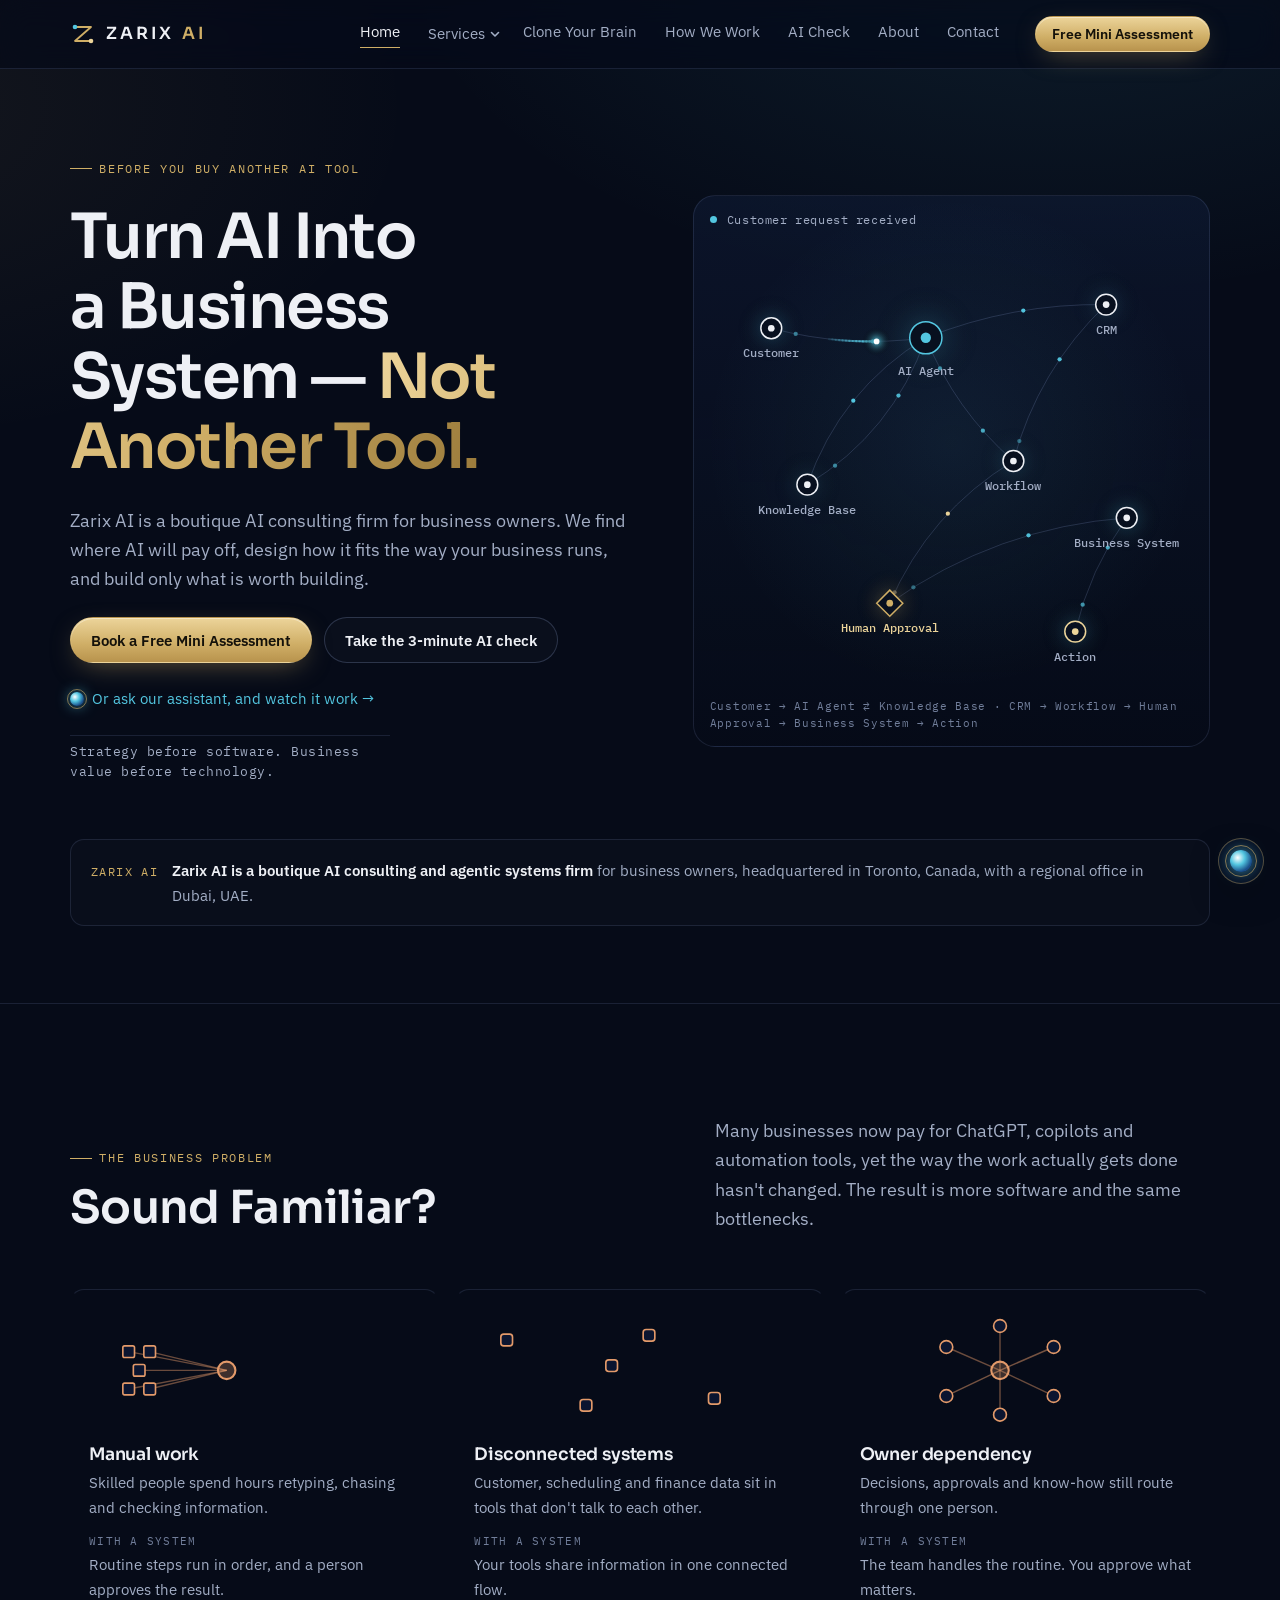
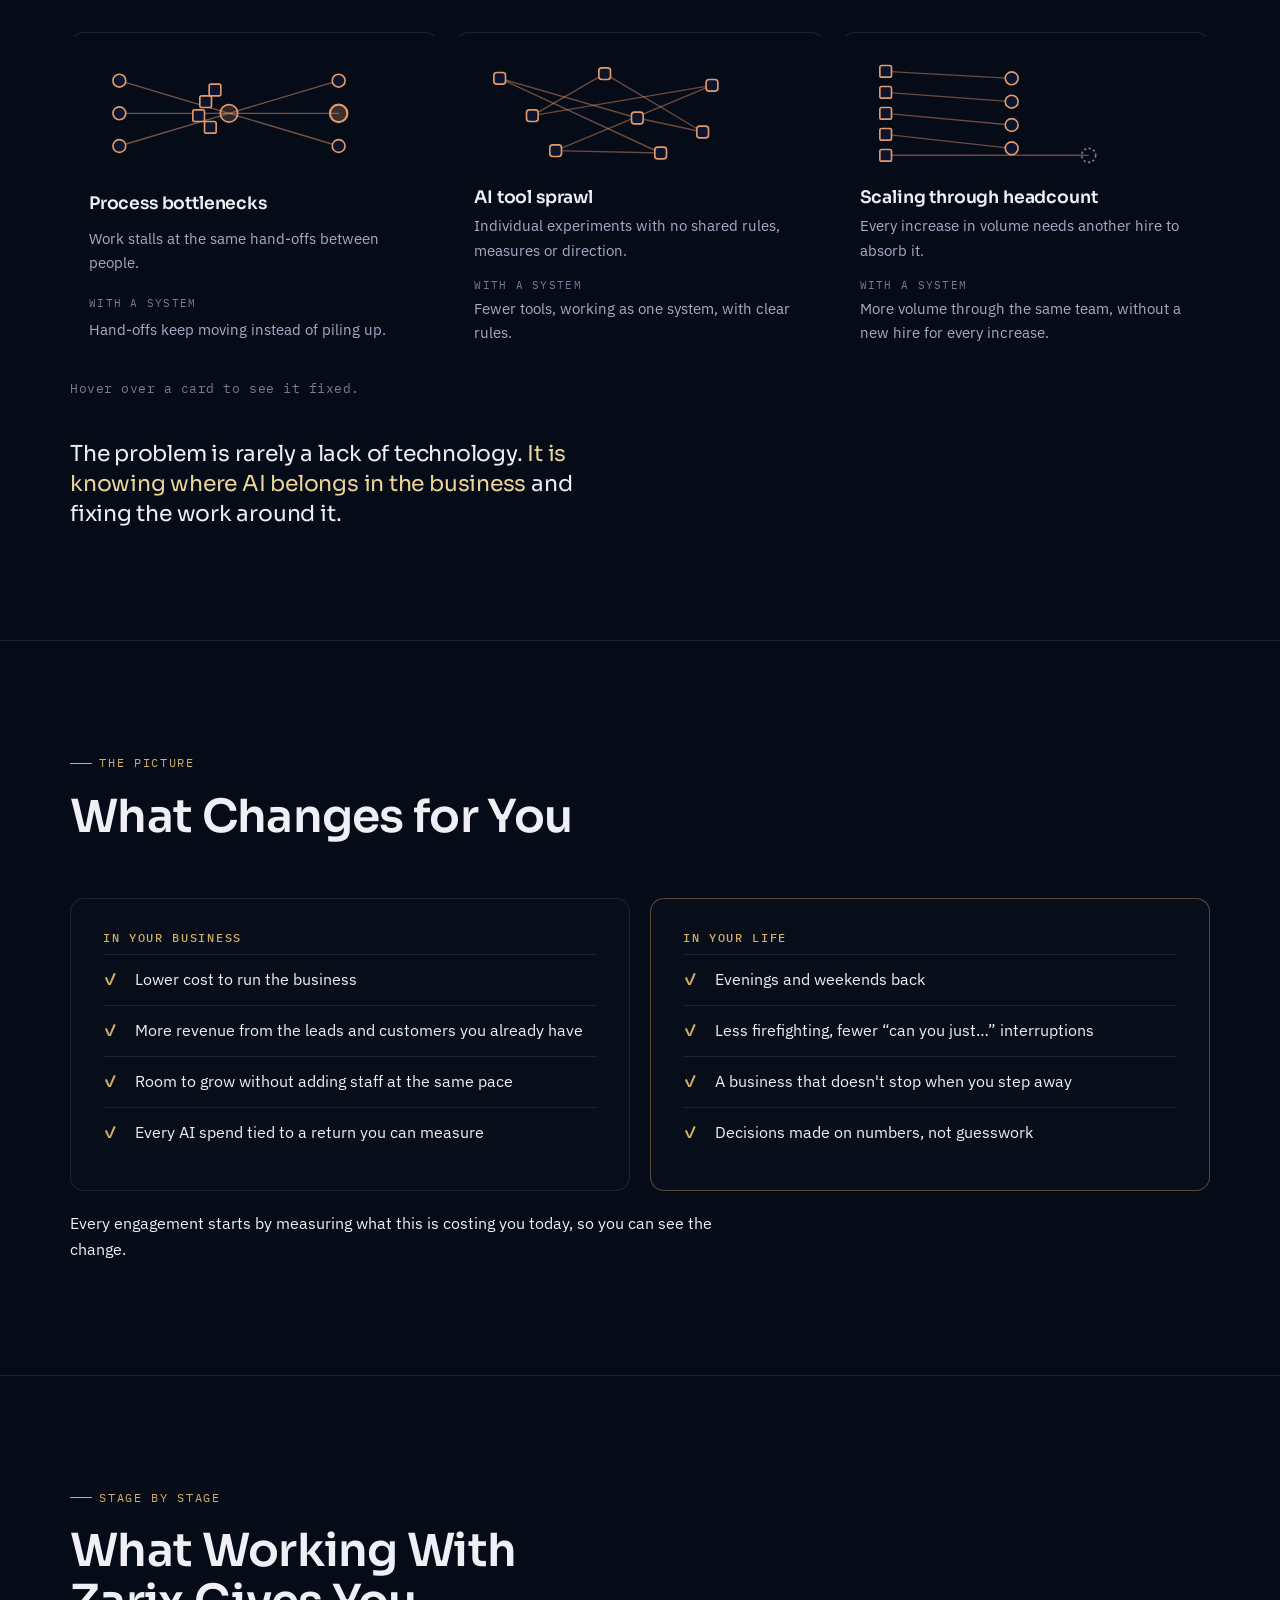
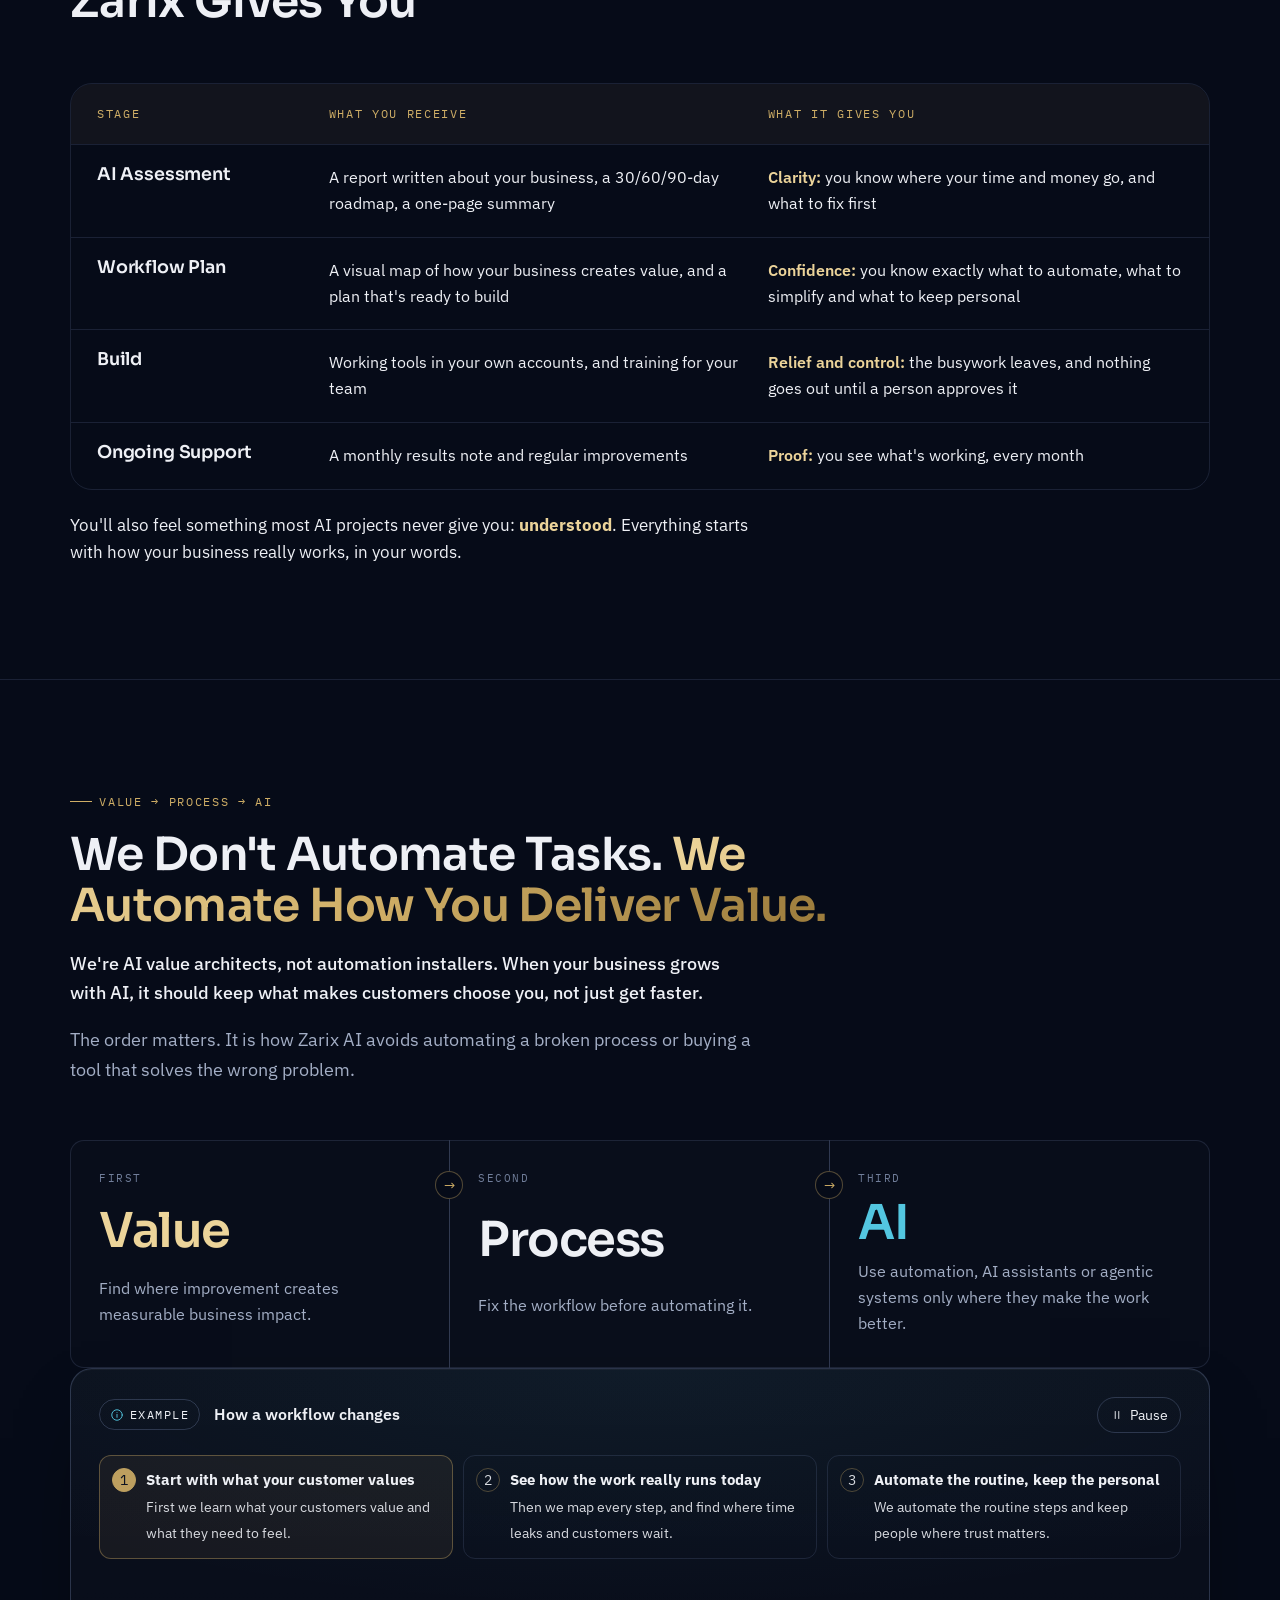
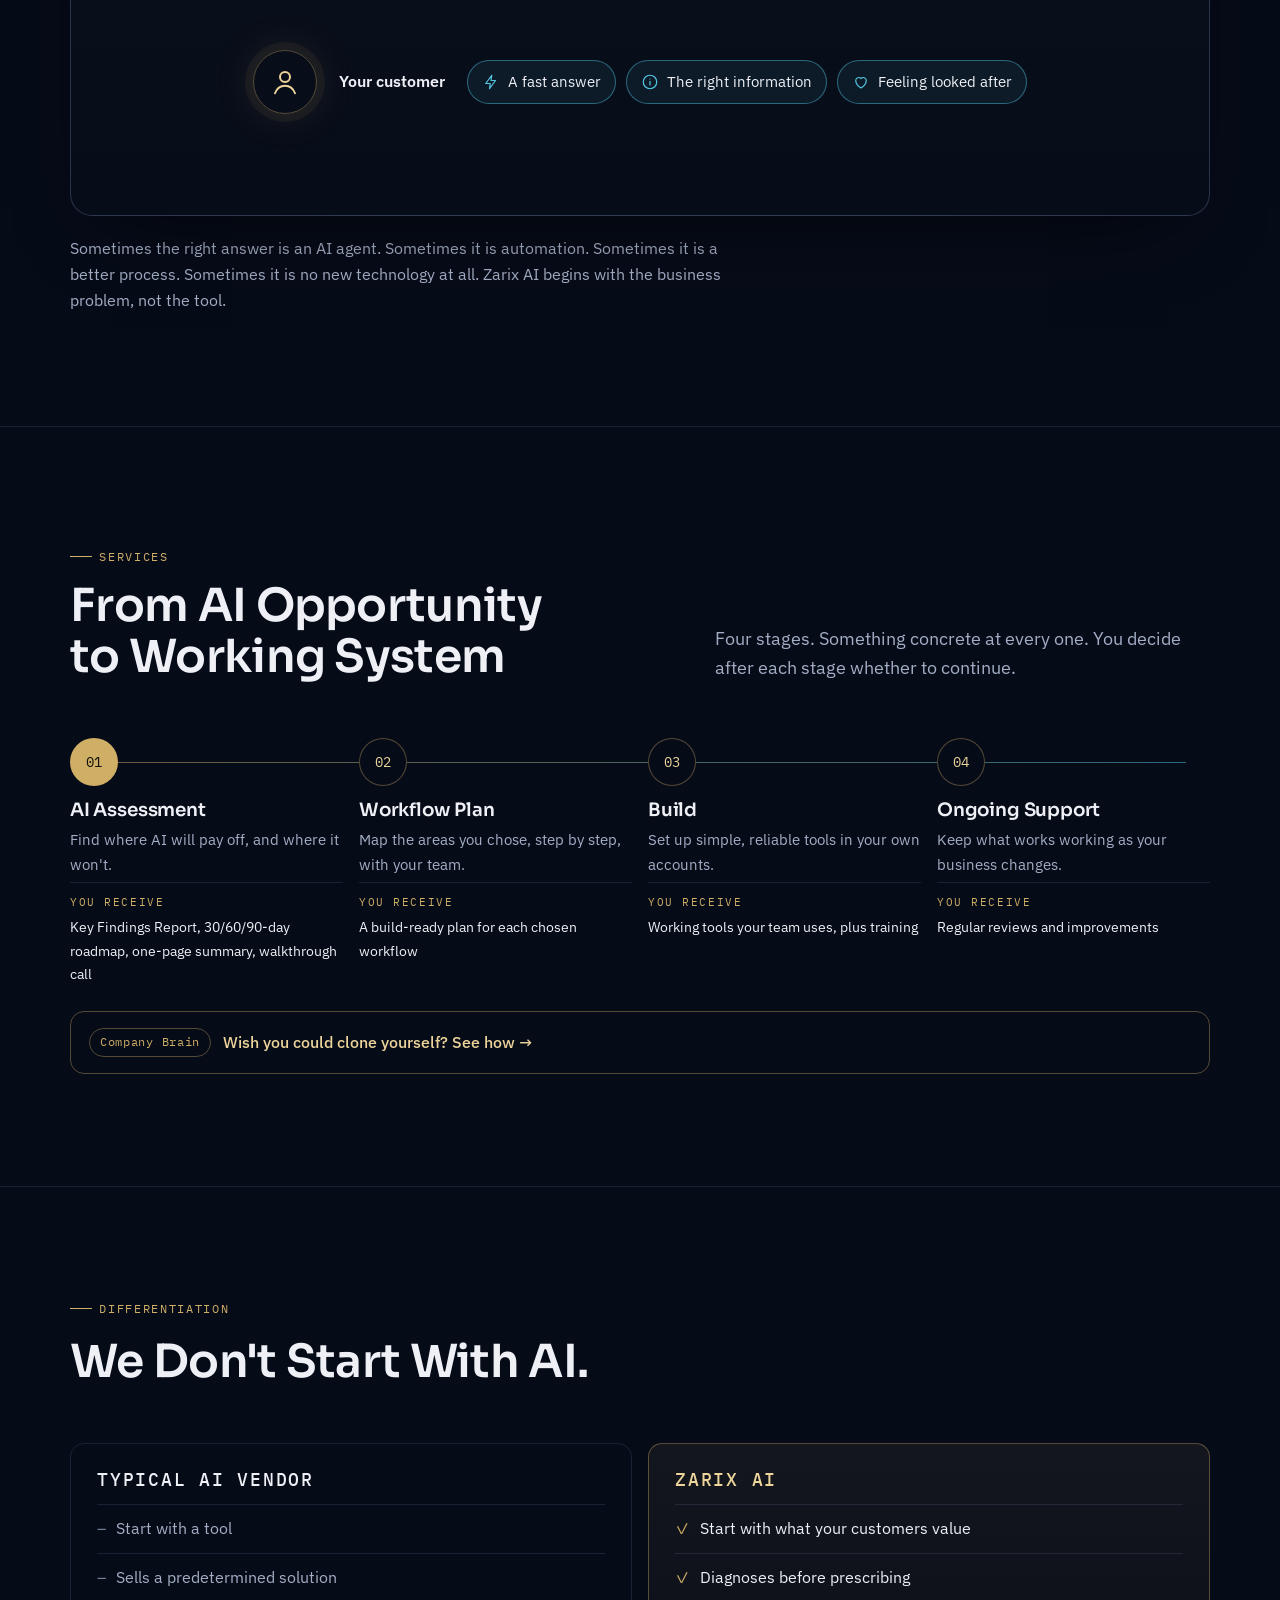
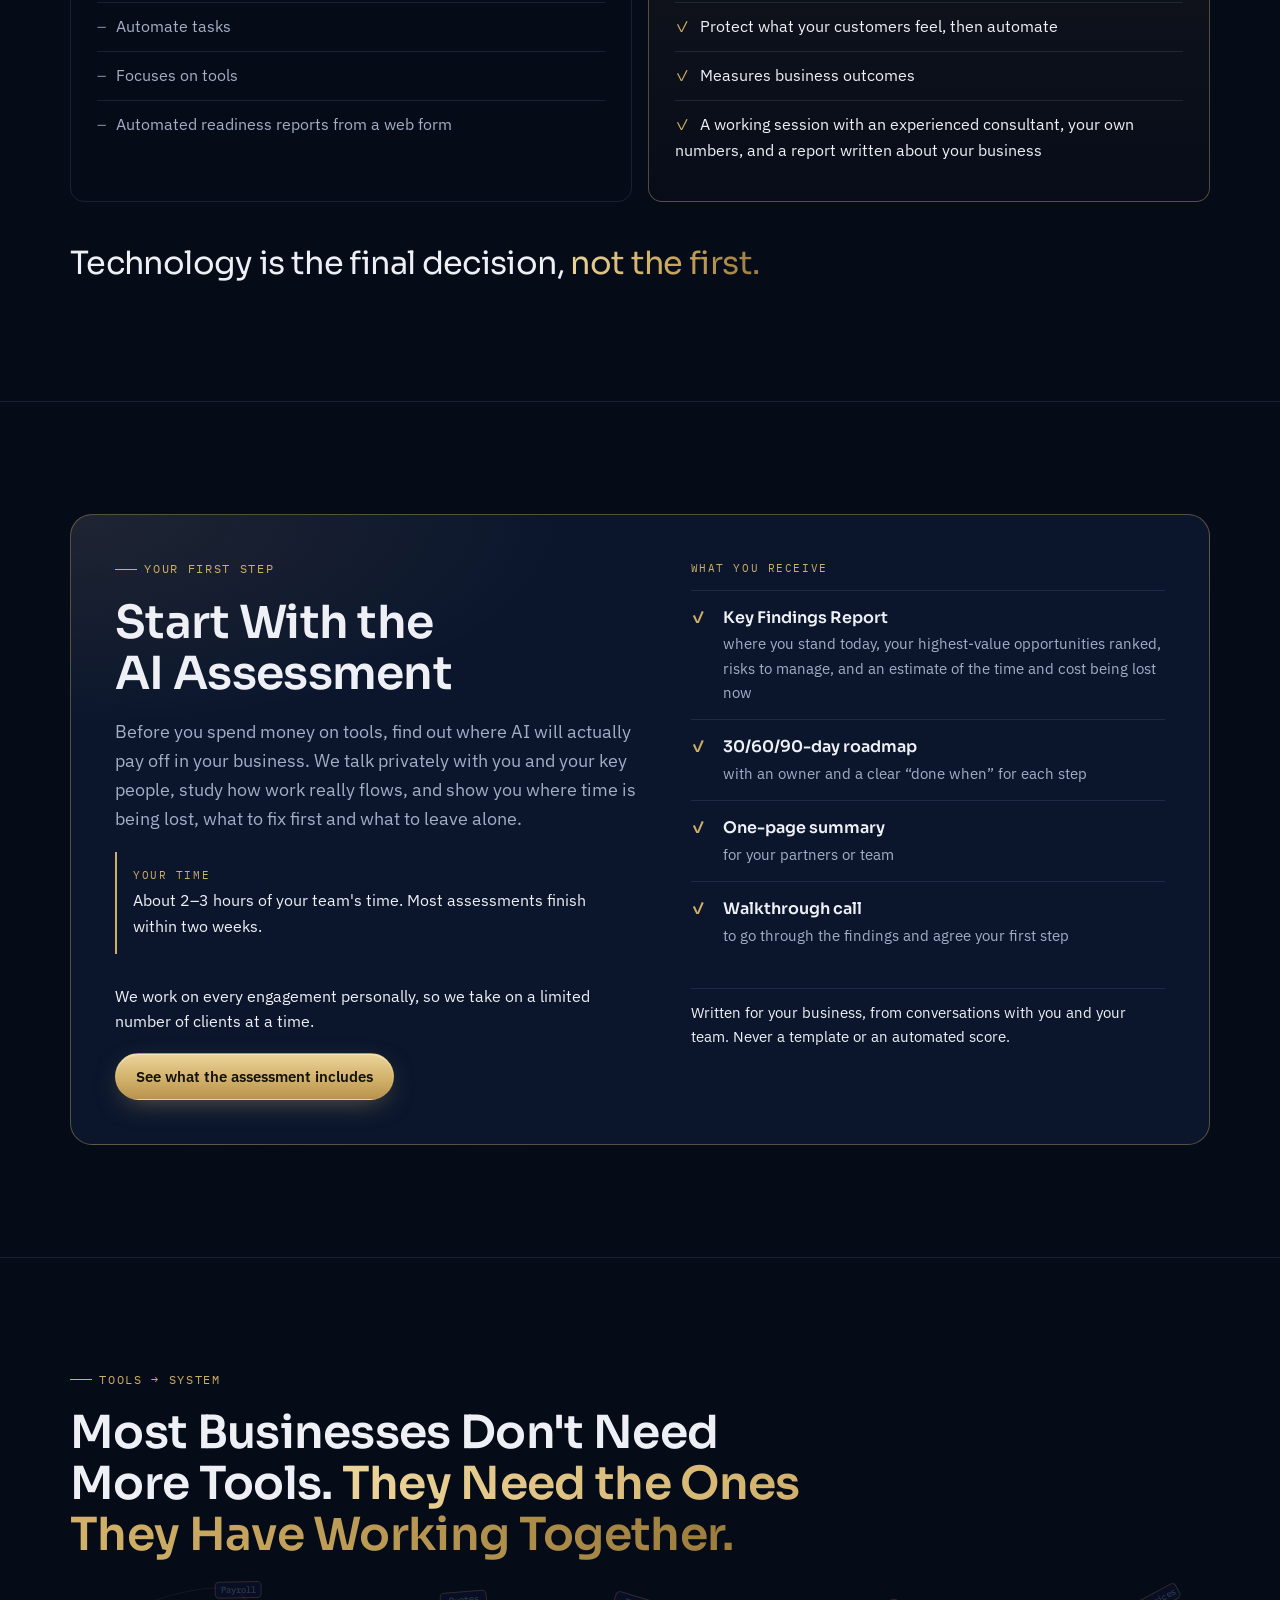
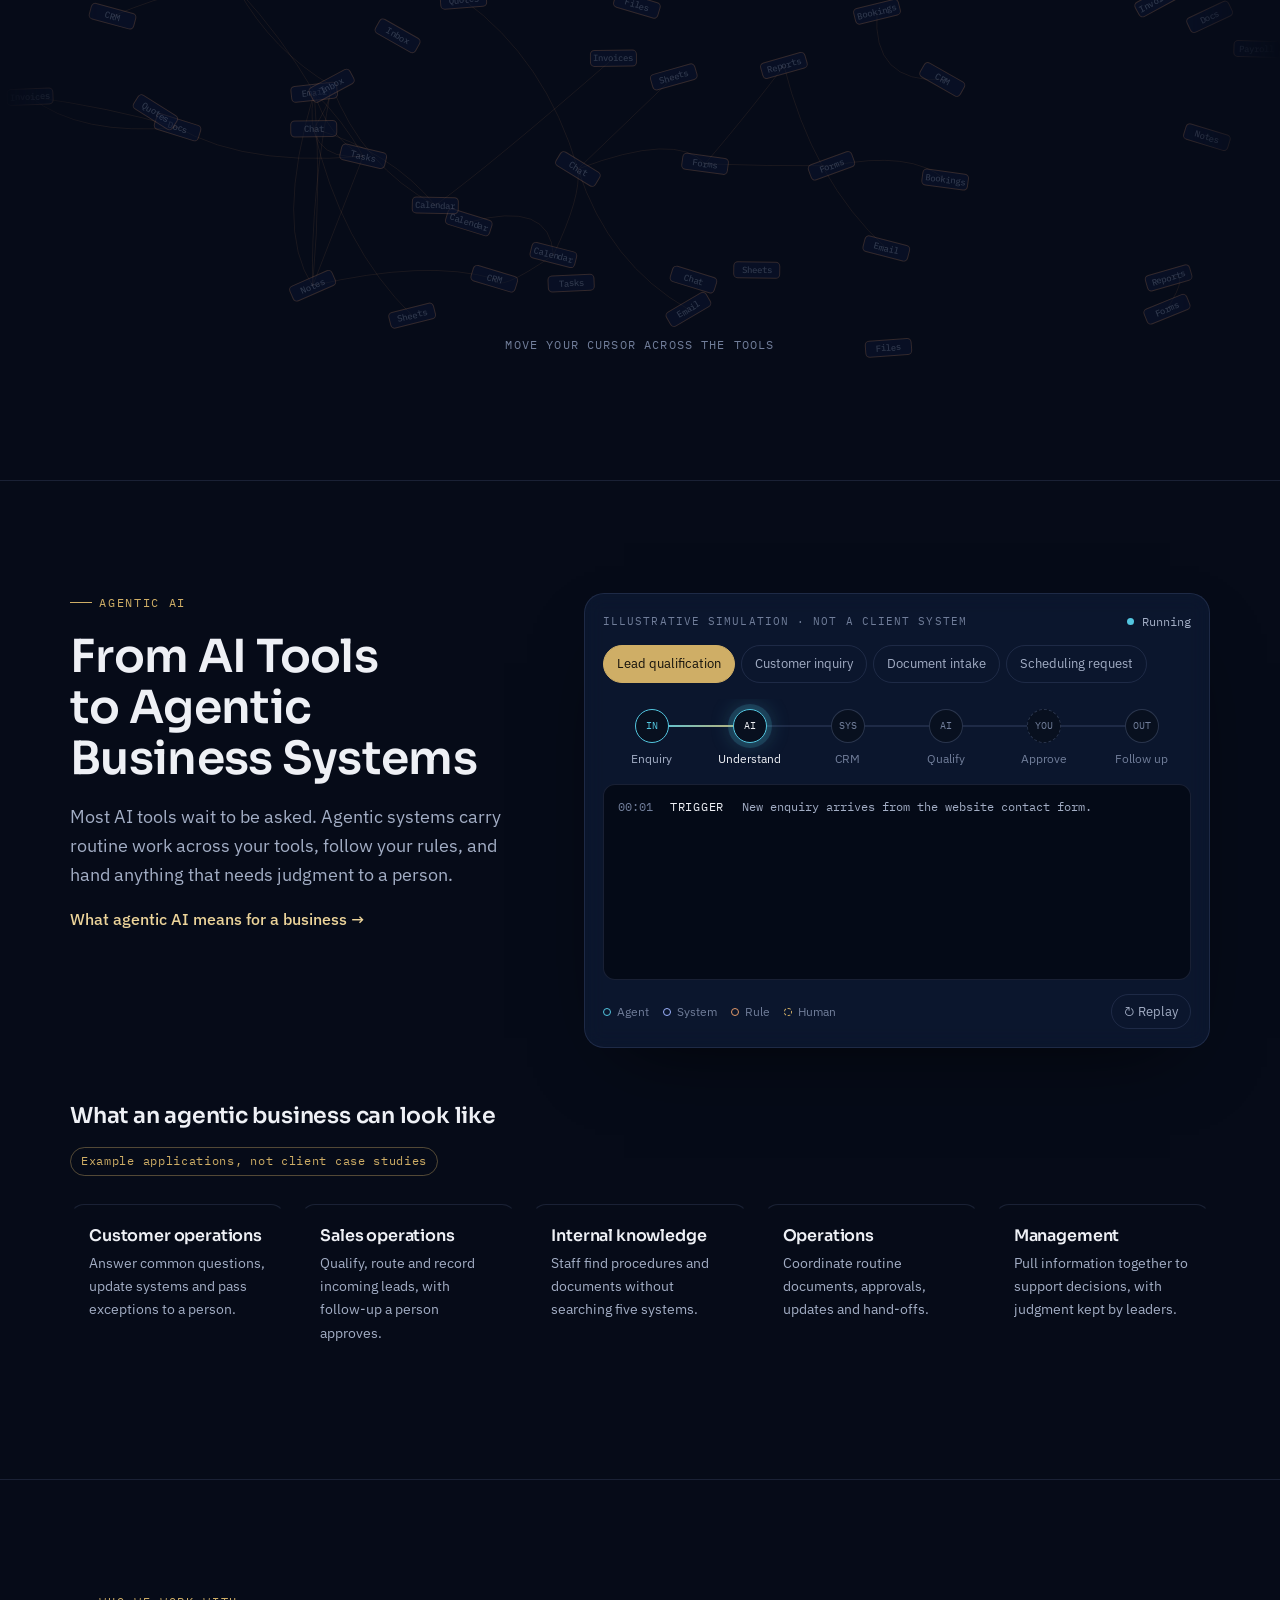
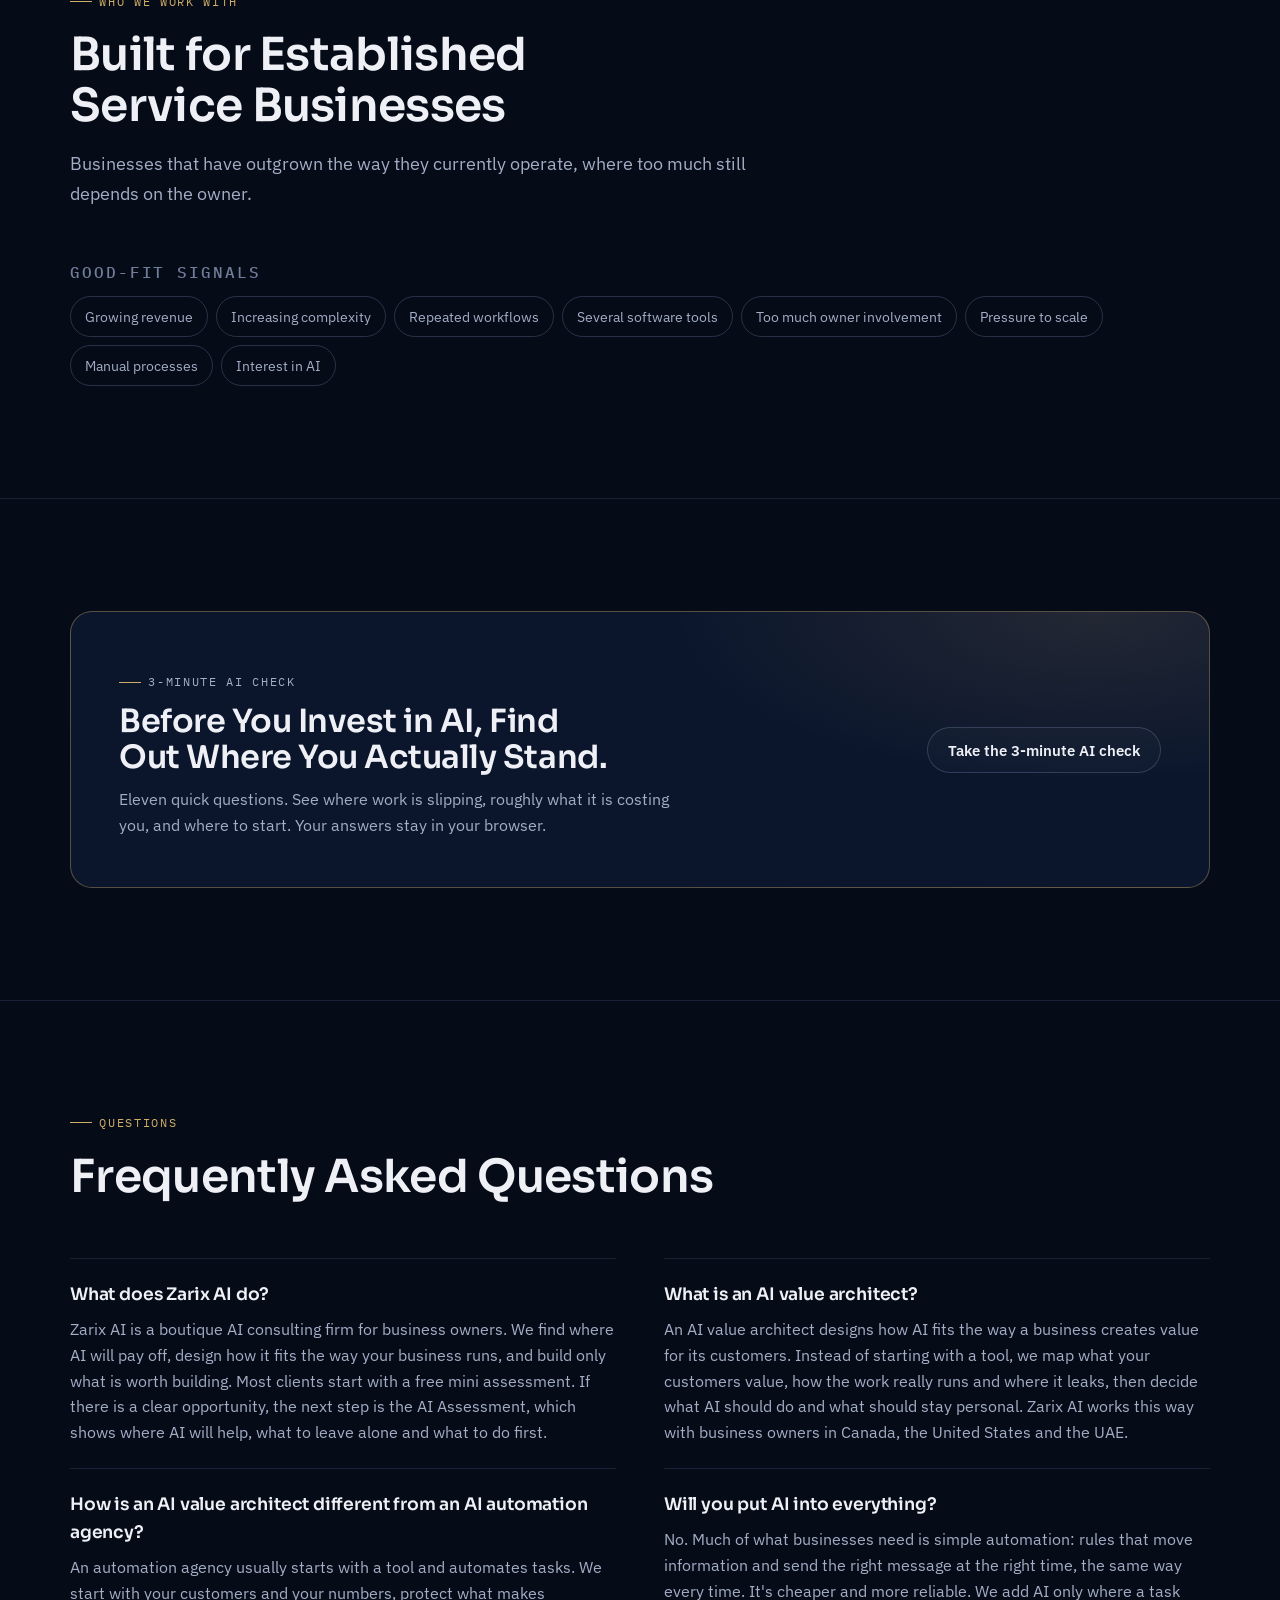
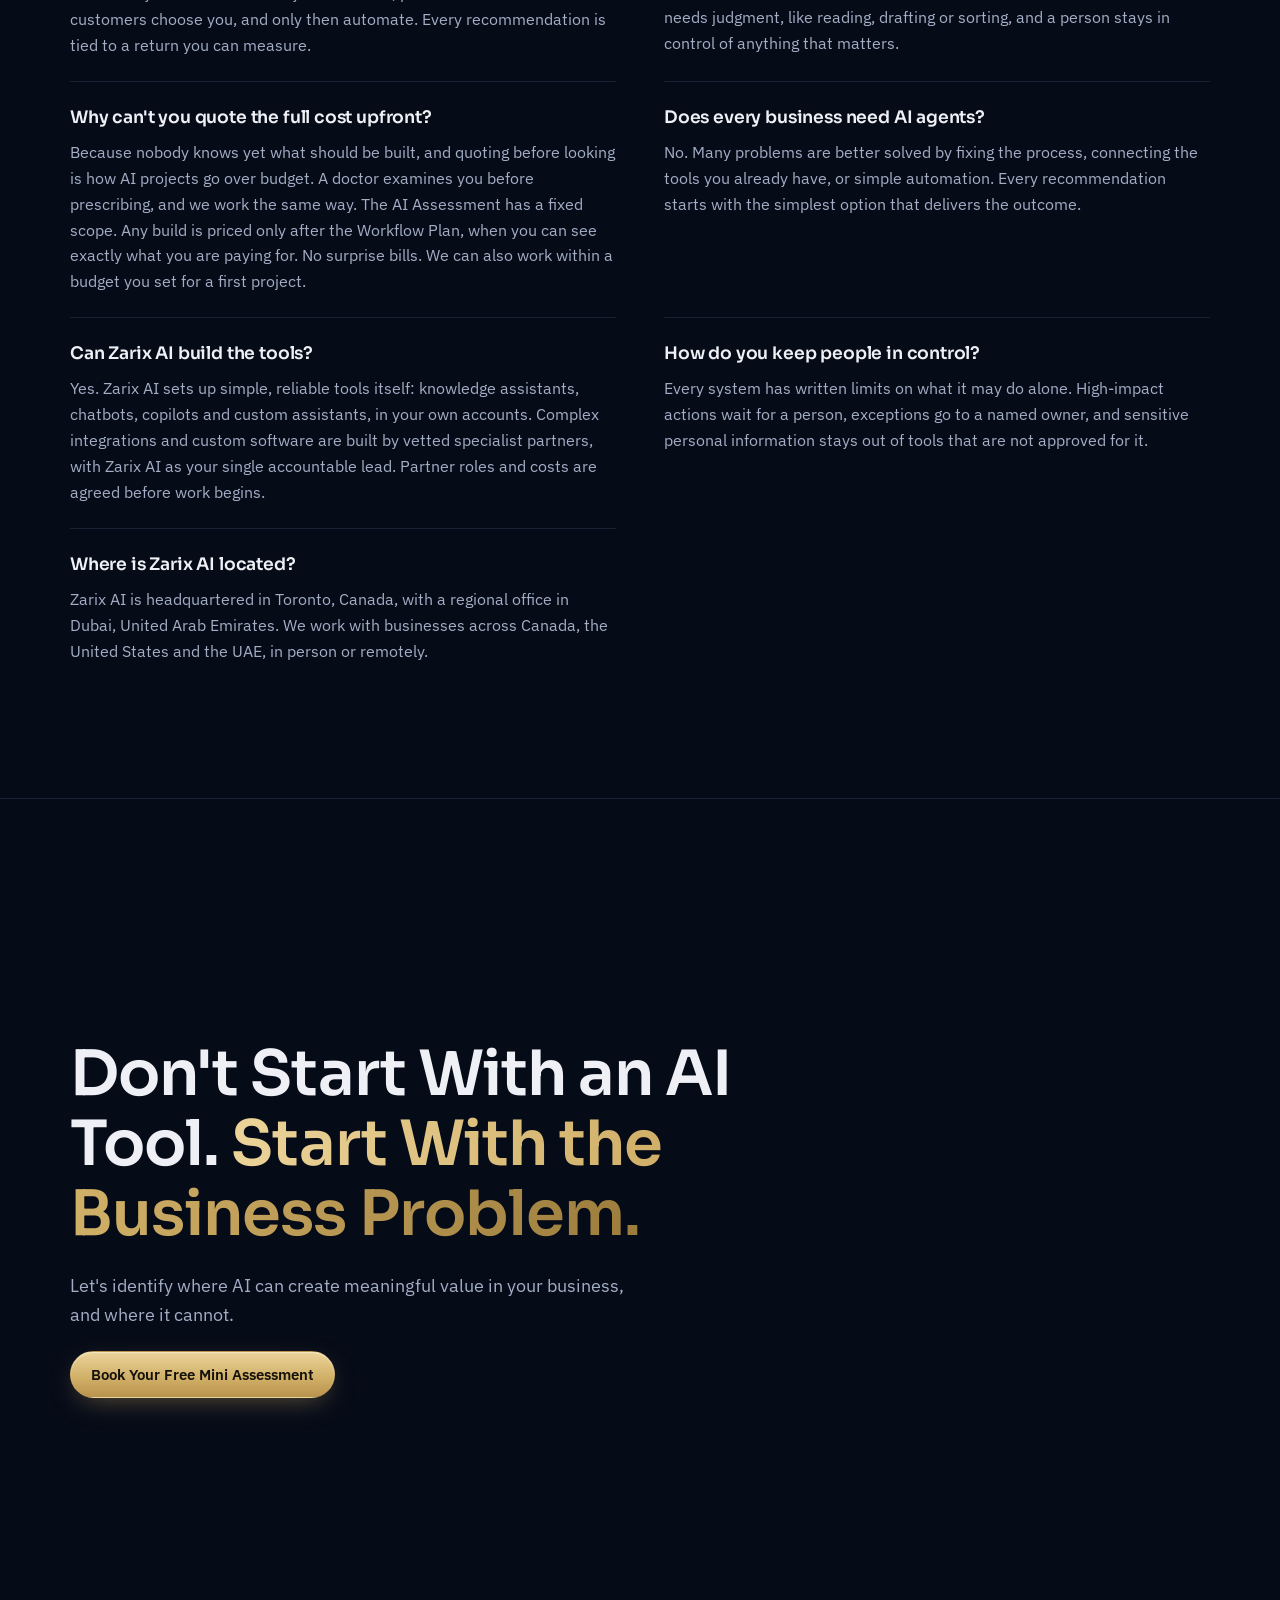
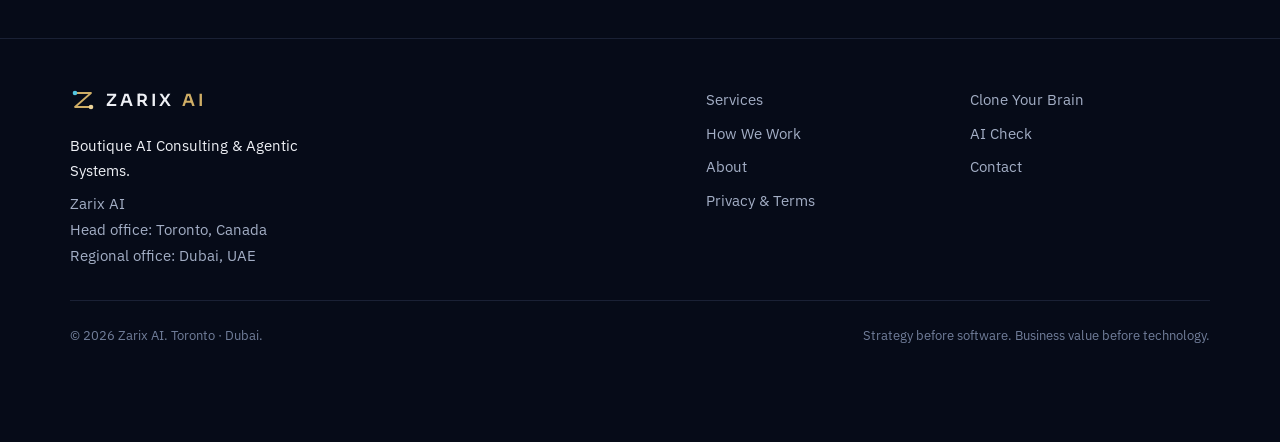
<file: index.html>
<!doctype html>
<html lang="en-CA">
<head>
<meta charset="utf-8">
<meta name="viewport" content="width=device-width, initial-scale=1, viewport-fit=cover">
<title>Zarix AI | Boutique AI Consulting &amp; Agentic Systems</title>
<meta name="description" content="Zarix AI is a boutique AI consulting firm for business owners in Canada, the United States and the UAE. We find where AI will pay off, design how it fits the way your business runs, and build the agentic systems worth building.">
<link rel="canonical" href="https://zarix.ai/">
<meta property="og:type" content="website"><meta property="og:site_name" content="Zarix AI"><meta property="og:title" content="Zarix AI | Boutique AI Consulting &amp; Agentic Systems"><meta property="og:description" content="Zarix AI is a boutique AI consulting firm for business owners in Canada, the United States and the UAE. We find where AI will pay off, design how it fits the way your business runs, and build the agentic systems worth building."><meta property="og:url" content="https://zarix.ai/"><meta property="og:locale" content="en_CA"><meta property="og:image" content="https://zarix.ai/img/share.jpg"><meta property="og:image:width" content="1200"><meta property="og:image:height" content="630"><meta property="og:image:alt" content="Zarix AI: Turn AI into a business system, not another tool.">
<meta name="twitter:card" content="summary_large_image"><meta name="twitter:title" content="Zarix AI | Boutique AI Consulting &amp; Agentic Systems"><meta name="twitter:description" content="Zarix AI is a boutique AI consulting firm for business owners in Canada, the United States and the UAE. We find where AI will pay off, design how it fits the way your business runs, and build the agentic systems worth building."><meta name="twitter:image" content="https://zarix.ai/img/share.jpg">
<link rel="icon" href="img/favicon.svg" type="image/svg+xml"><link rel="icon" href="img/favicon-32.png" sizes="32x32" type="image/png"><link rel="apple-touch-icon" href="img/apple-touch-icon.png">
<meta name="theme-color" content="#060b18">
<link rel="preconnect" href="https://fonts.googleapis.com"><link rel="preconnect" href="https://fonts.gstatic.com" crossorigin><link rel="stylesheet" href="https://fonts.googleapis.com/css2?family=IBM+Plex+Mono:wght@400;500&family=IBM+Plex+Sans:wght@400;500;600&family=Sora:wght@500;600&display=swap">
<link rel="stylesheet" href="styles.css?v=20261126c">
<script type="application/ld+json">{"@context": "https://schema.org", "@type": "ProfessionalService", "@id": "https://zarix.ai/#org", "name": "Zarix AI", "legalName": "Zarix AI", "alternateName": "Zarix", "url": "https://zarix.ai/", "description": "Zarix AI is a boutique AI consulting and agentic systems firm for business owners, offering AI consulting, AI readiness assessment and workflow automation. Headquartered in Toronto, Canada, with a regional office in Dubai, UAE.", "address": {"@type": "PostalAddress", "addressLocality": "Toronto", "addressRegion": "ON", "addressCountry": "CA"}, "location": [{"@type": "Place", "name": "Zarix AI head office", "address": {"@type": "PostalAddress", "addressLocality": "Toronto", "addressRegion": "ON", "addressCountry": "CA"}}, {"@type": "Place", "name": "Zarix AI regional office", "address": {"@type": "PostalAddress", "addressLocality": "Dubai", "addressCountry": "AE"}}], "areaServed": [{"@type": "City", "name": "Toronto"}, {"@type": "State", "name": "Ontario"}, {"@type": "Country", "name": "Canada"}, {"@type": "Country", "name": "United States"}, {"@type": "City", "name": "Dubai"}, {"@type": "Country", "name": "United Arab Emirates"}], "knowsAbout": ["AI value architecture", "AI consulting", "AI readiness assessment", "AI strategy", "Agentic AI", "AI assessment", "Business process transformation", "Workflow automation", "AI agents for business", "AI governance"], "slogan": "Boutique AI consulting and agentic systems", "logo": "https://zarix.ai/img/zarix-logo.png", "image": "https://zarix.ai/img/share.jpg", "email": "inquiries@zarix.ai", "sameAs": ["https://www.linkedin.com/company/zarix-ai/", "https://www.google.com/maps?cid=14917575877107764732"]}</script>
<script type="application/ld+json">{"@context": "https://schema.org", "@type": "WebSite", "@id": "https://zarix.ai/#site", "name": "Zarix AI", "url": "https://zarix.ai/", "publisher": {"@id": "https://zarix.ai/#org"}}</script>
<script type="application/ld+json">{"@context": "https://schema.org", "@type": "FAQPage", "mainEntity": [{"@type": "Question", "name": "What does Zarix AI do?", "acceptedAnswer": {"@type": "Answer", "text": "Zarix AI is a boutique AI consulting firm for business owners. We find where AI will pay off, design how it fits the way your business runs, and build only what is worth building. Most clients start with a free mini assessment. If there is a clear opportunity, the next step is the AI Assessment, which shows where AI will help, what to leave alone and what to do first."}}, {"@type": "Question", "name": "What is an AI value architect?", "acceptedAnswer": {"@type": "Answer", "text": "An AI value architect designs how AI fits the way a business creates value for its customers. Instead of starting with a tool, we map what your customers value, how the work really runs and where it leaks, then decide what AI should do and what should stay personal. Zarix AI works this way with business owners in Canada, the United States and the UAE."}}, {"@type": "Question", "name": "How is an AI value architect different from an AI automation agency?", "acceptedAnswer": {"@type": "Answer", "text": "An automation agency usually starts with a tool and automates tasks. We start with your customers and your numbers, protect what makes customers choose you, and only then automate. Every recommendation is tied to a return you can measure."}}, {"@type": "Question", "name": "Will you put AI into everything?", "acceptedAnswer": {"@type": "Answer", "text": "No. Much of what businesses need is simple automation: rules that move information and send the right message at the right time, the same way every time. It's cheaper and more reliable. We add AI only where a task needs judgment, like reading, drafting or sorting, and a person stays in control of anything that matters."}}, {"@type": "Question", "name": "Why can't you quote the full cost upfront?", "acceptedAnswer": {"@type": "Answer", "text": "Because nobody knows yet what should be built, and quoting before looking is how AI projects go over budget. A doctor examines you before prescribing, and we work the same way. The AI Assessment has a fixed scope. Any build is priced only after the Workflow Plan, when you can see exactly what you are paying for. No surprise bills. We can also work within a budget you set for a first project."}}, {"@type": "Question", "name": "Does every business need AI agents?", "acceptedAnswer": {"@type": "Answer", "text": "No. Many problems are better solved by fixing the process, connecting the tools you already have, or simple automation. Every recommendation starts with the simplest option that delivers the outcome."}}, {"@type": "Question", "name": "Can Zarix AI build the tools?", "acceptedAnswer": {"@type": "Answer", "text": "Yes. Zarix AI sets up simple, reliable tools itself: knowledge assistants, chatbots, copilots and custom assistants, in your own accounts. Complex integrations and custom software are built by vetted specialist partners, with Zarix AI as your single accountable lead. Partner roles and costs are agreed before work begins."}}, {"@type": "Question", "name": "How do you keep people in control?", "acceptedAnswer": {"@type": "Answer", "text": "Every system has written limits on what it may do alone. High-impact actions wait for a person, exceptions go to a named owner, and sensitive personal information stays out of tools that are not approved for it."}}, {"@type": "Question", "name": "Where is Zarix AI located?", "acceptedAnswer": {"@type": "Answer", "text": "Zarix AI is headquartered in Toronto, Canada, with a regional office in Dubai, United Arab Emirates. We work with businesses across Canada, the United States and the UAE, in person or remotely."}}], "isPartOf": {"@id": "https://zarix.ai/#site"}, "publisher": {"@id": "https://zarix.ai/#org"}}</script>
<script type="application/ld+json">{"@context": "https://schema.org", "@type": "WebPage", "@id": "https://zarix.ai/#webpage", "url": "https://zarix.ai/", "name": "Zarix AI | Boutique AI Consulting & Agentic Systems", "description": "Zarix AI is a boutique AI consulting firm for business owners in Canada, the United States and the UAE. We find where AI will pay off, design how it fits the way your business runs, and build the agentic systems worth building.", "isPartOf": {"@id": "https://zarix.ai/#site"}, "publisher": {"@id": "https://zarix.ai/#org"}, "about": {"@id": "https://zarix.ai/#org"}, "inLanguage": "en"}</script>
</head>
<body>
<a class="skip" href="#main">Skip to content</a>
<header class="site-header"><div class="wrap nav">
<a class="brand" href="index.html" aria-label="Zarix AI home"><svg width="26" height="26" viewBox="0 0 26 26" aria-hidden="true" focusable="false"><path d="M5 6h16L5 20h16" fill="none" stroke="#cfae66" stroke-width="1.8" stroke-linecap="round" stroke-linejoin="round"/><circle cx="5" cy="6" r="2.3" fill="#53c6e0"/><circle cx="21" cy="20" r="2.3" fill="#ecd49a"/></svg>ZARIX<small>AI</small></a>
<button class="nav-toggle" type="button" aria-expanded="false" aria-controls="nav-links">Menu</button>
<ul class="nav-links" id="nav-links"><li><a href="index.html" aria-current="page">Home</a></li><li class="has-sub"><a href="services.html">Services</a><button class="sub-toggle" type="button" aria-expanded="false" aria-controls="svc-menu" aria-label="Show all services"><svg width="12" height="12" viewBox="0 0 12 12" aria-hidden="true"><path d="M2.5 4.5 6 8l3.5-3.5" fill="none" stroke="currentColor" stroke-width="1.6" stroke-linecap="round" stroke-linejoin="round"></path></svg></button><div class="sub-menu" id="svc-menu"><p class="sub-head">Our services</p><ul><li><a href="services.html#assessment"><span class="sub-t">AI Assessment</span><span class="sub-d">Find where AI will pay off, and where it won't.</span></a></li><li><a href="services.html#workflow-plan"><span class="sub-t">Workflow Plan</span><span class="sub-d">A build-ready plan for each workflow you choose.</span></a></li><li><a href="services.html#build"><span class="sub-t">Build</span><span class="sub-d">Simple, reliable tools set up in your own accounts.</span></a></li><li><a href="services.html#support"><span class="sub-t">Ongoing Support</span><span class="sub-d">Keep what works working as you grow.</span></a></li><li><a href="clone-your-brain.html"><span class="sub-t">Clone Your Brain</span><span class="sub-d">Your know-how in one place your team can ask.</span></a></li><li><a href="digital-twin.html"><span class="sub-t">Digital Twin</span><span class="sub-d">Optional add-on, quoted per project.</span></a></li><li><a href="chatbots-ai-assistants.html"><span class="sub-t">Chatbots &amp; AI Assistants</span><span class="sub-d">Answer customers, follow up leads, support your team.</span></a></li><li><a href="ai-training.html"><span class="sub-t">Training &amp; Courses</span><span class="sub-d">Workshops and multi-week courses for your team.</span></a></li></ul><a class="sub-all" href="services.html">See all services &rarr;</a></div></li><li><a href="clone-your-brain.html">Clone Your Brain</a></li><li><a href="how-we-work.html">How We Work</a></li><li><a href="ai-readiness.html">AI Check</a></li><li><a href="about.html">About</a></li><li><a href="contact.html">Contact</a></li></ul>
<a class="btn btn-gold btn-sm" href="contact.html#book">Free Mini Assessment</a>
</div></header>
<main id="main">
<section class="hero"><div class="wrap">
<div class="hero-grid">
<div class="hero-copy">
<p class="eyebrow">Before you buy another AI tool</p>
<h1>Turn AI Into a Business System — <span class="gold">Not Another Tool.</span></h1>
<p class="lede">Zarix AI is a boutique AI consulting firm for business owners. We find where AI will pay off, design how it fits the way your business runs, and build only what is worth building.</p>
<div class="cta-row"><a class="btn btn-gold" href="contact.html#book">Book a Free Mini Assessment</a><a class="btn btn-ghost" href="ai-readiness.html">Take the 3-minute AI check</a></div>
<button type="button" class="ask-link" data-open-chat><span class="zc-orb sm" aria-hidden="true"></span>Or ask our assistant, and watch it work →</button>
<p class="hero-note">Strategy before software. Business value before technology.</p>
</div>
<figure class="orchestra">
<p class="orch-status" id="orch-status"><i></i><span>Customer request received</span></p>
<canvas id="orchestra" role="img" aria-label="Diagram of an orchestrated business system: a customer request reaches an AI agent, which draws on a knowledge base and CRM and starts a workflow. The workflow pauses for human approval before the business system takes action."></canvas>
<figcaption>Customer → AI Agent ⇄ Knowledge Base · CRM → Workflow → Human Approval → Business System → Action</figcaption>
</figure>
</div>
<p class="entity"><span class="mono">Zarix AI</span><span><strong>Zarix AI is a boutique AI consulting and agentic systems firm</strong> for business owners, headquartered in Toronto, Canada, with a regional office in Dubai, UAE.</span></p>
</div></section>

<section class="band" aria-labelledby="problem-h"><div class="wrap">
<div class="band-head split"><div><p class="eyebrow">The business problem</p><h2 id="problem-h" style="margin-top:14px">Sound Familiar?</h2></div>
<p class="lede">Many businesses now pay for ChatGPT, copilots and automation tools, yet the way the work actually gets done hasn't changed. The result is more software and the same bottlenecks.</p></div>
<ul class="problems fixable">
<li tabindex="0" data-fix="manual"><svg class="fixviz" viewBox="0 0 240 100" role="img" aria-label="Manual work: before and after"></svg><h3>Manual work</h3><p>Skilled people spend hours retyping, chasing and checking information.</p><p class="fixline"><span>With a system</span>Routine steps run in order, and a person approves the result.</p></li>
<li tabindex="0" data-fix="disconnected"><svg class="fixviz" viewBox="0 0 240 100" role="img" aria-label="Disconnected systems: before and after"></svg><h3>Disconnected systems</h3><p>Customer, scheduling and finance data sit in tools that don't talk to each other.</p><p class="fixline"><span>With a system</span>Your tools share information in one connected flow.</p></li>
<li tabindex="0" data-fix="owner"><svg class="fixviz" viewBox="0 0 240 100" role="img" aria-label="Owner dependency: before and after"></svg><h3>Owner dependency</h3><p>Decisions, approvals and know-how still route through one person.</p><p class="fixline"><span>With a system</span>The team handles the routine. You approve what matters.</p></li>
<li tabindex="0" data-fix="bottleneck"><svg class="fixviz" viewBox="0 0 240 100" role="img" aria-label="Process bottlenecks: before and after"></svg><h3>Process bottlenecks</h3><p>Work stalls at the same hand-offs between people.</p><p class="fixline"><span>With a system</span>Hand-offs keep moving instead of piling up.</p></li>
<li tabindex="0" data-fix="sprawl"><svg class="fixviz" viewBox="0 0 240 100" role="img" aria-label="AI tool sprawl: before and after"></svg><h3>AI tool sprawl</h3><p>Individual experiments with no shared rules, measures or direction.</p><p class="fixline"><span>With a system</span>Fewer tools, working as one system, with clear rules.</p></li>
<li tabindex="0" data-fix="headcount"><svg class="fixviz" viewBox="0 0 240 100" role="img" aria-label="Scaling through headcount: before and after"></svg><h3>Scaling through headcount</h3><p>Every increase in volume needs another hire to absorb it.</p><p class="fixline"><span>With a system</span>More volume through the same team, without a new hire for every increase.</p></li>
</ul>
<p class="fixhint">Hover over a card to see it fixed.</p>
<p class="pull">The problem is rarely a lack of technology. <em>It is knowing where AI belongs in the business</em> and fixing the work around it.</p>
</div></section>

<section class="band" aria-labelledby="changes-h"><div class="wrap">
<div class="band-head"><p class="eyebrow">The picture</p><h2 id="changes-h">What Changes for You</h2></div>
<div class="changes">
<div><h3>In your business</h3><ul><li>Lower cost to run the business</li><li>More revenue from the leads and customers you already have</li><li>Room to grow without adding staff at the same pace</li><li>Every AI spend tied to a return you can measure</li></ul></div>
<div><h3>In your life</h3><ul><li>Evenings and weekends back</li><li>Less firefighting, fewer “can you just…” interruptions</li><li>A business that doesn't stop when you step away</li><li>Decisions made on numbers, not guesswork</li></ul></div>
</div>
<p class="changes-note">Every engagement starts by measuring what this is costing you today, so you can see the change.</p>
</div></section>


<section class="band" aria-labelledby="gives-h"><div class="wrap">
<div class="band-head"><p class="eyebrow">Stage by stage</p><h2 id="gives-h">What Working With Zarix Gives You</h2></div>
<div class="gives" role="table" aria-label="What working with Zarix gives you">
<div class="gives-row gives-head" role="row"><span role="columnheader">Stage</span><span role="columnheader">What you receive</span><span role="columnheader">What it gives you</span></div>
<div class="gives-row" role="row"><h3 role="rowheader">AI Assessment</h3><p role="cell"><span class="gives-k">What you receive</span>A report written about your business, a 30/60/90-day roadmap, a one-page summary</p><p role="cell"><span class="gives-k">What it gives you</span><strong>Clarity:</strong> you know where your time and money go, and what to fix first</p></div><div class="gives-row" role="row"><h3 role="rowheader">Workflow Plan</h3><p role="cell"><span class="gives-k">What you receive</span>A visual map of how your business creates value, and a plan that's ready to build</p><p role="cell"><span class="gives-k">What it gives you</span><strong>Confidence:</strong> you know exactly what to automate, what to simplify and what to keep personal</p></div><div class="gives-row" role="row"><h3 role="rowheader">Build</h3><p role="cell"><span class="gives-k">What you receive</span>Working tools in your own accounts, and training for your team</p><p role="cell"><span class="gives-k">What it gives you</span><strong>Relief and control:</strong> the busywork leaves, and nothing goes out until a person approves it</p></div><div class="gives-row" role="row"><h3 role="rowheader">Ongoing Support</h3><p role="cell"><span class="gives-k">What you receive</span>A monthly results note and regular improvements</p><p role="cell"><span class="gives-k">What it gives you</span><strong>Proof:</strong> you see what's working, every month</p></div>
</div>
<p class="gives-note">You'll also feel something most AI projects never give you: <strong>understood</strong>. Everything starts with how your business really works, in your words.</p>
</div></section>

<section class="band" aria-labelledby="vpa-h"><div class="wrap">
<div class="band-head"><p class="eyebrow">Value → Process → AI</p><h2 id="vpa-h">We Don't Automate Tasks. <span class="gold">We Automate How You Deliver Value.</span></h2>
<p class="lede vpa-arch">We're AI value architects, not automation installers. When your business grows with AI, it should keep what makes customers choose you, not just get faster.</p>
<p class="lede">The order matters. It is how Zarix AI avoids automating a broken process or buying a tool that solves the wrong problem.</p></div>
<div class="vpa">
<div class="vpa-step"><span class="tag">First</span><span class="word">Value</span><p>Find where improvement creates measurable business impact.</p></div>
<div class="vpa-step"><span class="tag">Second</span><span class="word">Process</span><p>Fix the workflow before automating it.</p></div>
<div class="vpa-step"><span class="tag">Third</span><span class="word">AI</span><p>Use automation, AI assistants or agentic systems only where they make the work better.</p></div>
</div>
<figure class="ax wflow" id="wflow" aria-label="Example of how a workflow changes. 1: the customer values a fast answer, the right information and feeling looked after. 2: today an enquiry waits hours, details are typed twice and only one person knows the process. 3: routine steps become automatic, the reply stays personal and you approve it before it goes out.">
<div class="ax-bar"><span class="ax-tag"><svg class="ax-ic" viewBox="0 0 24 24" aria-hidden="true" focusable="false"><circle cx="12" cy="12" r="9"/><path d="M12 11v5M12 8v.01"/></svg>Example</span><span class="ax-title">How a workflow changes</span><button type="button" class="ax-pause" aria-pressed="false"><span class="p-on"><svg class="ax-ic" viewBox="0 0 24 24" aria-hidden="true" focusable="false"><path d="M9 6v12M15 6v12"/></svg>Pause</span><span class="p-off"><svg class="ax-ic" viewBox="0 0 24 24" aria-hidden="true" focusable="false"><path d="M8 5v14l11-7z"/></svg>Play</span></button></div>
<ol class="wf-caps"><li data-s="1"><span class="wf-cn">1</span><div><strong>Start with what your customer values</strong><span>First we learn what your customers value and what they need to feel.</span></div></li><li data-s="2"><span class="wf-cn">2</span><div><strong>See how the work really runs today</strong><span>Then we map every step, and find where time leaks and customers wait.</span></div></li><li data-s="3"><span class="wf-cn">3</span><div><strong>Automate the routine, keep the personal</strong><span>We automate the routine steps and keep people where trust matters.</span></div></li></ol>
<div class="wf-stage">
<section class="wf-scene" data-s="1"><p class="wf-scap"><span class="wf-cn">1</span><strong>Start with what your customer values.</strong> First we learn what your customers value and what they need to feel.</p><div class="wf-cust"><span class="wf-avatar"><svg class="ax-ic" viewBox="0 0 24 24" aria-hidden="true" focusable="false"><circle cx="12" cy="8" r="4"/><path d="M4 21c1.5-4 4.5-6 8-6s6.5 2 8 6"/></svg></span><span class="wf-cust-l">Your customer</span><ul class="wf-tags"><li><svg class="ax-ic" viewBox="0 0 24 24" aria-hidden="true" focusable="false"><path d="M13 3 5 14h6l-1 7 8-11h-6z"/></svg>A fast answer</li><li><svg class="ax-ic" viewBox="0 0 24 24" aria-hidden="true" focusable="false"><circle cx="12" cy="12" r="9"/><path d="M12 11v5M12 8v.01"/></svg>The right information</li><li><svg class="ax-ic" viewBox="0 0 24 24" aria-hidden="true" focusable="false"><path d="M12 20s-7-4.4-7-10a4 4 0 0 1 7-2.6A4 4 0 0 1 19 10c0 5.6-7 10-7 10z"/></svg>Feeling looked after</li></ul></div></section>
<section class="wf-scene" data-s="2"><p class="wf-scap"><span class="wf-cn">2</span><strong>See how the work really runs today.</strong> Then we map every step, and find where time leaks and customers wait.</p><ol class="wf-row"><li class="wf-step" data-i="0"><span class="wf-n">01</span><span class="wf-t">Enquiry arrives</span><span class="wf-m"><span class="ax-chip prob"><svg class="ax-ic" viewBox="0 0 24 24" aria-hidden="true" focusable="false"><circle cx="12" cy="12" r="9"/><path d="M12 7v5l3 2"/></svg>Waits hours</span></span></li><li class="wf-step" data-i="1"><span class="wf-n">02</span><span class="wf-t">Someone notices it</span><span class="wf-m"><span class="ax-chip prob"><svg class="ax-ic" viewBox="0 0 24 24" aria-hidden="true" focusable="false"><circle cx="12" cy="7" r="3.5"/><path d="M6 20c1-3.5 3.3-5.5 6-5.5s5 2 6 5.5"/><path d="M19 4v5M21.5 6.5h-5" opacity="0"/></svg>Only one person knows</span></span></li><li class="wf-step" data-i="2"><span class="wf-n">03</span><span class="wf-t">Details typed into the system</span><span class="wf-m"><span class="ax-chip prob"><svg class="ax-ic" viewBox="0 0 24 24" aria-hidden="true" focusable="false"><rect x="8" y="8" width="12" height="12" rx="2"/><path d="M16 8V5a1 1 0 0 0-1-1H5a1 1 0 0 0-1 1v10a1 1 0 0 0 1 1h3"/></svg>Typed twice</span></span></li><li class="wf-step" data-i="3"><span class="wf-n">04</span><span class="wf-t">Reply written</span><span class="wf-m"></span></li><li class="wf-step" data-i="4"><span class="wf-n">05</span><span class="wf-t">Booking confirmed</span><span class="wf-m"></span></li></ol></section>
<section class="wf-scene" data-s="3"><p class="wf-scap"><span class="wf-cn">3</span><strong>Automate the routine, keep the personal.</strong> We automate the routine steps and keep people where trust matters.</p><ol class="wf-row after"><li class="wf-step" data-i="0"><span class="wf-n">01</span><span class="wf-t">Enquiry arrives</span><span class="wf-m"><span class="ax-chip auto"><svg class="ax-ic" viewBox="0 0 24 24" aria-hidden="true" focusable="false"><path d="m5 12.5 4.5 4.5L19 7.5"/></svg>Automatic</span></span></li><li class="wf-step" data-i="1"><span class="wf-n">02</span><span class="wf-t">Someone notices it</span><span class="wf-m"><span class="ax-chip auto"><svg class="ax-ic" viewBox="0 0 24 24" aria-hidden="true" focusable="false"><path d="m5 12.5 4.5 4.5L19 7.5"/></svg>Automatic</span></span></li><li class="wf-step" data-i="2"><span class="wf-n">03</span><span class="wf-t">Details typed into the system</span><span class="wf-m"><span class="ax-chip auto"><svg class="ax-ic" viewBox="0 0 24 24" aria-hidden="true" focusable="false"><path d="m5 12.5 4.5 4.5L19 7.5"/></svg>Automatic</span></span></li><li class="wf-step" data-i="3"><span class="wf-n">04</span><span class="wf-t">Reply written</span><span class="wf-m"><span class="ax-chip approve"><svg class="ax-ic" viewBox="0 0 24 24" aria-hidden="true" focusable="false"><circle cx="10" cy="8" r="4"/><path d="M3 21c1.3-3.6 3.8-5.6 7-6"/><path d="m15 18 2 2 4-4"/></svg>You approve</span><span class="ax-chip soft"><svg class="ax-ic" viewBox="0 0 24 24" aria-hidden="true" focusable="false"><path d="M12 20s-7-4.4-7-10a4 4 0 0 1 7-2.6A4 4 0 0 1 19 10c0 5.6-7 10-7 10z"/></svg>Personal touch</span></span></li><li class="wf-step" data-i="4"><span class="wf-n">05</span><span class="wf-t">Booking confirmed</span><span class="wf-m"><span class="ax-chip auto"><svg class="ax-ic" viewBox="0 0 24 24" aria-hidden="true" focusable="false"><path d="m5 12.5 4.5 4.5L19 7.5"/></svg>Automatic</span></span></li></ol><p class="wf-result"><svg class="ax-ic" viewBox="0 0 24 24" aria-hidden="true" focusable="false"><path d="m5 12.5 4.5 4.5L19 7.5"/></svg>Faster answers · No retyping · Nothing goes out without you</p></section>
</div>
</figure>
<p class="prose" style="margin-top:20px">Sometimes the right answer is an AI agent. Sometimes it is automation. Sometimes it is a better process. Sometimes it is no new technology at all. Zarix AI begins with the business problem, not the tool.</p>
</div></section>

<section class="band" aria-labelledby="caps-h"><div class="wrap">
<div class="band-head split"><div><p class="eyebrow">Services</p><h2 id="caps-h" style="margin-top:14px">From AI Opportunity to Working System</h2></div>
<p class="lede">Four stages. Something concrete at every one. You decide after each stage whether to continue.</p></div>
<ol class="ladder"><li><span class="lad-n">01</span><div><h3><a href="services.html#assessment">AI Assessment</a></h3><p>Find where AI will pay off, and where it won't.</p><p class="lad-r"><span>You receive</span> Key Findings Report, 30/60/90-day roadmap, one-page summary, walkthrough call</p></div></li><li><span class="lad-n">02</span><div><h3><a href="services.html#workflow-plan">Workflow Plan</a></h3><p>Map the areas you chose, step by step, with your team.</p><p class="lad-r"><span>You receive</span> A build-ready plan for each chosen workflow</p></div></li><li><span class="lad-n">03</span><div><h3><a href="services.html#build">Build</a></h3><p>Set up simple, reliable tools in your own accounts.</p><p class="lad-r"><span>You receive</span> Working tools your team uses, plus training</p></div></li><li><span class="lad-n">04</span><div><h3><a href="services.html#support">Ongoing Support</a></h3><p>Keep what works working as your business changes.</p><p class="lad-r"><span>You receive</span> Regular reviews and improvements</p></div></li></ol>
<p class="brain-teaser"><span class="label-note">Company Brain</span><a href="clone-your-brain.html">Wish you could clone yourself? See how →</a></p>
</div></section>

<section class="band" aria-labelledby="diff-h"><div class="wrap">
<div class="band-head"><p class="eyebrow">Differentiation</p><h2 id="diff-h">We Don't Start With AI.</h2></div>
<div class="compare">
<div class="compare-col v"><h3>Typical AI vendor</h3><ul><li>Start with a tool</li><li>Sells a predetermined solution</li><li>Automate tasks</li><li>Focuses on tools</li><li>Automated readiness reports from a web form</li></ul></div>
<div class="compare-col z"><h3>Zarix AI</h3><ul><li>Start with what your customers value</li><li>Diagnoses before prescribing</li><li>Protect what your customers feel, then automate</li><li>Measures business outcomes</li><li>A working session with an experienced consultant, your own numbers, and a report written about your business</li></ul></div>
</div>
<p class="closing">Technology is the final decision, <span class="gold">not the first.</span></p>
</div></section>

<section class="band" aria-labelledby="first-h"><div class="wrap">
<div class="assess">
<div class="assess-copy">
<p class="eyebrow">Your first step</p>
<h2 id="first-h">Start With the AI Assessment</h2>
<p class="lede">Before you spend money on tools, find out where AI will actually pay off in your business. We talk privately with you and your key people, study how work really flows, and show you where time is being lost, what to fix first and what to leave alone.</p>
<p class="assess-time"><span>Your time</span>About 2–3 hours of your team's time. Most assessments finish within two weeks.</p>
<p class="assess-note">We work on every engagement personally, so we take on a limited number of clients at a time.</p>
<div class="cta-row"><a class="btn btn-gold" href="services.html#assessment">See what the assessment includes</a></div>
</div>
<div class="assess-get">
<p class="assess-k">What you receive</p>
<ul class="receive"><li><strong>Key Findings Report</strong><span>where you stand today, your highest-value opportunities ranked, risks to manage, and an estimate of the time and cost being lost now</span></li><li><strong>30/60/90-day roadmap</strong><span>with an owner and a clear “done when” for each step</span></li><li><strong>One-page summary</strong><span>for your partners or team</span></li><li><strong>Walkthrough call</strong><span>to go through the findings and agree your first step</span></li></ul>
<p class="assess-written">Written for your business, from conversations with you and your team. Never a template or an automated score.</p>
</div>
</div>
</div></section>

<section class="band sprawl-band" aria-labelledby="sprawl-h"><div class="wrap">
<div class="band-head"><p class="eyebrow">Tools → system</p><h2 id="sprawl-h">Most Businesses Don't Need More Tools. <span class="gold">They Need the Ones They Have Working Together.</span></h2></div>
</div>
<div class="sprawl-stage"><canvas class="hero-field" id="hero-field" role="img" aria-label="Scattered business tools such as email, CRM, calendar and invoices line up into three connected lanes that end in a human approval point."></canvas>
<p class="sprawl-hint" id="sprawl-hint">Move your cursor across the tools</p></div>
</section>

<section class="band" aria-labelledby="agentic-h"><div class="wrap">
<div class="agentic-grid">
<div class="agentic-copy">
<p class="eyebrow">Agentic AI</p>
<h2 id="agentic-h">From AI Tools to Agentic Business Systems</h2>
<p class="lede">Most AI tools wait to be asked. Agentic systems carry routine work across your tools, follow your rules, and hand anything that needs judgment to a person.</p>
<p><a class="arrow-link" href="how-we-work.html#agentic">What agentic AI means for a business →</a></p>
</div>
<div class="sim" id="sim">
<div class="sim-top"><span class="sim-tag">Illustrative simulation · not a client system</span><span class="sim-status" id="sim-status"><i></i><span>Ready</span></span></div>
<div class="sim-tabs" role="tablist" aria-label="Choose an agentic workflow">
<button type="button" role="tab" data-w="0" aria-selected="true">Lead qualification</button>
<button type="button" role="tab" data-w="1" aria-selected="false">Customer inquiry</button>
<button type="button" role="tab" data-w="2" aria-selected="false">Document intake</button>
<button type="button" role="tab" data-w="3" aria-selected="false">Scheduling request</button>
</div>
<div class="sim-track-wrap"><ol class="sim-track" id="sim-track"></ol></div>
<div class="sim-log" id="sim-log" aria-live="polite"></div>
<div class="sim-gate" id="sim-gate" hidden>
<div><span class="sim-gate-k">Human checkpoint</span><p id="sim-gate-t">Review required</p></div>
<div class="sim-gate-b"><button type="button" class="btn btn-gold btn-sm" id="sim-approve">Approve</button><button type="button" class="btn btn-ghost btn-sm" id="sim-revise">Request changes</button></div>
<span class="sim-gate-bar" aria-hidden="true"><i></i></span>
</div>
<div class="sim-foot"><span class="sim-legend"><b class="k-agent">Agent</b><b class="k-tool">System</b><b class="k-guard">Rule</b><b class="k-human">Human</b></span><button type="button" class="sim-replay" id="sim-replay">↻ Replay</button></div>
</div>
</div>
<div style="margin-top:56px">
<div class="band-head" style="margin-bottom:8px"><h3>What an agentic business can look like</h3><p><span class="label-note">Example applications, not client case studies</span></p></div>
<ul class="examples">
<li><h3>Customer operations</h3><p>Answer common questions, update systems and pass exceptions to a person.</p></li>
<li><h3>Sales operations</h3><p>Qualify, route and record incoming leads, with follow-up a person approves.</p></li>
<li><h3>Internal knowledge</h3><p>Staff find procedures and documents without searching five systems.</p></li>
<li><h3>Operations</h3><p>Coordinate routine documents, approvals, updates and hand-offs.</p></li>
<li><h3>Management</h3><p>Pull information together to support decisions, with judgment kept by leaders.</p></li>
</ul>
</div>
</div></section>

<section class="band" aria-labelledby="who-h"><div class="wrap">
<div class="band-head"><p class="eyebrow">Who we work with</p><h2 id="who-h">Built for Established Service Businesses</h2>
<p class="lede">Businesses that have outgrown the way they currently operate, where too much still depends on the owner.</p></div>
<div><h3 class="who-k">Good-fit signals</h3><ul class="chips"><li>Growing revenue</li><li>Increasing complexity</li><li>Repeated workflows</li><li>Several software tools</li><li>Too much owner involvement</li><li>Pressure to scale</li><li>Manual processes</li><li>Interest in AI</li></ul></div>
</div></section>

<section class="band" aria-labelledby="ready-h"><div class="wrap">
<div class="ready-band">
<div><p class="eyebrow">3-minute AI check</p><h2 id="ready-h" style="margin-top:12px">Before You Invest in AI, Find Out Where You Actually Stand.</h2>
<p>Eleven quick questions. See where work is slipping, roughly what it is costing you, and where to start. Your answers stay in your browser.</p></div>
<a class="btn btn-ghost" href="ai-readiness.html">Take the 3-minute AI check</a>
</div>
</div></section>

<section class="band" aria-labelledby="faq-h"><div class="wrap">
<div class="band-head"><p class="eyebrow">Questions</p><h2 id="faq-h">Frequently Asked Questions</h2></div>
<dl class="faq"><div><dt>What does Zarix AI do?</dt><dd>Zarix AI is a boutique AI consulting firm for business owners. We find where AI will pay off, design how it fits the way your business runs, and build only what is worth building. Most clients start with a free mini assessment. If there is a clear opportunity, the next step is the AI Assessment, which shows where AI will help, what to leave alone and what to do first.</dd></div><div><dt>What is an AI value architect?</dt><dd>An AI value architect designs how AI fits the way a business creates value for its customers. Instead of starting with a tool, we map what your customers value, how the work really runs and where it leaks, then decide what AI should do and what should stay personal. Zarix AI works this way with business owners in Canada, the United States and the UAE.</dd></div><div><dt>How is an AI value architect different from an AI automation agency?</dt><dd>An automation agency usually starts with a tool and automates tasks. We start with your customers and your numbers, protect what makes customers choose you, and only then automate. Every recommendation is tied to a return you can measure.</dd></div><div><dt>Will you put AI into everything?</dt><dd>No. Much of what businesses need is simple automation: rules that move information and send the right message at the right time, the same way every time. It's cheaper and more reliable. We add AI only where a task needs judgment, like reading, drafting or sorting, and a person stays in control of anything that matters.</dd></div><div><dt>Why can't you quote the full cost upfront?</dt><dd>Because nobody knows yet what should be built, and quoting before looking is how AI projects go over budget. A doctor examines you before prescribing, and we work the same way. The AI Assessment has a fixed scope. Any build is priced only after the Workflow Plan, when you can see exactly what you are paying for. No surprise bills. We can also work within a budget you set for a first project.</dd></div><div><dt>Does every business need AI agents?</dt><dd>No. Many problems are better solved by fixing the process, connecting the tools you already have, or simple automation. Every recommendation starts with the simplest option that delivers the outcome.</dd></div><div><dt>Can Zarix AI build the tools?</dt><dd>Yes. Zarix AI sets up simple, reliable tools itself: knowledge assistants, chatbots, copilots and custom assistants, in your own accounts. Complex integrations and custom software are built by vetted specialist partners, with Zarix AI as your single accountable lead. Partner roles and costs are agreed before work begins.</dd></div><div><dt>How do you keep people in control?</dt><dd>Every system has written limits on what it may do alone. High-impact actions wait for a person, exceptions go to a named owner, and sensitive personal information stays out of tools that are not approved for it.</dd></div><div><dt>Where is Zarix AI located?</dt><dd>Zarix AI is headquartered in Toronto, Canada, with a regional office in Dubai, United Arab Emirates. We work with businesses across Canada, the United States and the UAE, in person or remotely.</dd></div></dl>
</div></section>

<section class="band"><div class="wrap final">
<h2>Don't Start With an AI Tool. <span class="gold">Start With the Business Problem.</span></h2>
<p>Let's identify where AI can create meaningful value in your business, and where it cannot.</p>
<a class="btn btn-gold" href="contact.html#book">Book Your Free Mini Assessment</a>
</div></section>
</main>
<footer class="site-footer"><div class="wrap foot">
<div><a class="brand" href="index.html"><svg width="26" height="26" viewBox="0 0 26 26" aria-hidden="true" focusable="false"><path d="M5 6h16L5 20h16" fill="none" stroke="#cfae66" stroke-width="1.8" stroke-linecap="round" stroke-linejoin="round"/><circle cx="5" cy="6" r="2.3" fill="#53c6e0"/><circle cx="21" cy="20" r="2.3" fill="#ecd49a"/></svg>ZARIX<small>AI</small></a>
<p class="foot-tag">Boutique AI Consulting &amp; Agentic Systems.</p>
<address><span>Zarix AI</span><span>Head office: Toronto, Canada</span><span>Regional office: Dubai, UAE</span></address>
<ul class="social" aria-label="Social profiles"></ul></div>
<nav aria-label="Footer"><ul>
<li><a href="services.html">Services</a></li><li><a href="clone-your-brain.html">Clone Your Brain</a></li><li><a href="how-we-work.html">How We Work</a></li>
<li><a href="ai-readiness.html">AI Check</a></li><li><a href="about.html">About</a></li>
<li><a href="contact.html">Contact</a></li><li><a href="privacy.html">Privacy &amp; Terms</a></li>
</ul></nav>
<div class="foot-base"><span>© <span id="year">2026</span> Zarix AI. Toronto · Dubai.</span><span>Strategy before software. Business value before technology.</span></div>
</div></footer>
<div class="mobile-cta"><button type="button" class="mcta-ask" data-open-chat aria-label="Ask Linda AI"><span class="zc-orb" aria-hidden="true"></span><span>Ask</span></button><a class="btn btn-gold" href="contact.html#book">Book a Free Mini Assessment</a></div>
<script src="site.js?v=20261126c" defer></script>
<script src="kb.js?v=20261126e" defer></script>
<script src="chat.js?v=20261126c" defer></script>
</body>
</html>
</file>
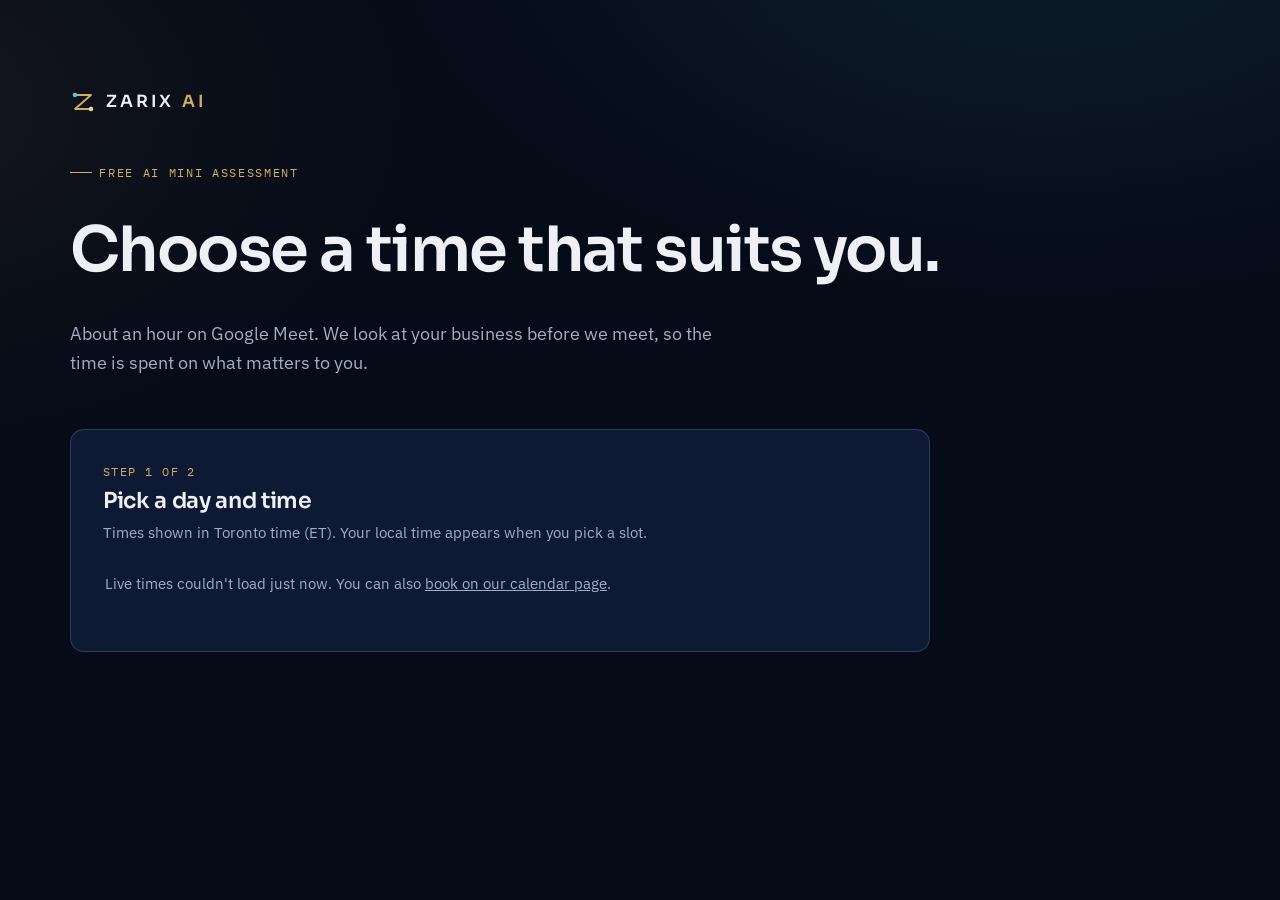
<file: book-preview/index.html>
<!doctype html>
<html lang="en-CA">
<head>
<meta charset="utf-8">
<meta name="viewport" content="width=device-width, initial-scale=1, viewport-fit=cover">
<title>Book a Free AI Mini Assessment (preview) | Zarix AI</title>
<meta name="robots" content="noindex, nofollow">
<meta name="theme-color" content="#060b18">
<link rel="icon" href="/img/favicon.svg" type="image/svg+xml">
<base href="/">
<link rel="preconnect" href="https://fonts.googleapis.com"><link rel="preconnect" href="https://fonts.gstatic.com" crossorigin><link rel="stylesheet" href="https://fonts.googleapis.com/css2?family=IBM+Plex+Mono:wght@400;500&family=IBM+Plex+Sans:wght@400;500;600&family=Sora:wght@500;600&display=swap">
<link rel="stylesheet" href="styles.css?v=20261126c">
<style>
/* Booking engine (preview). Scoped to .zb so nothing else on the site changes. */
.zb{margin-top:32px;border:1px solid var(--line-2);border-radius:var(--r);background:var(--panel-solid);padding:clamp(18px,3vw,32px);max-width:860px}
.zb h2{font-size:var(--s2)}
.zb .step{font-family:var(--f-mono);font-size:.75rem;letter-spacing:.12em;text-transform:uppercase;color:var(--gold);margin-bottom:8px}
.zb-days{display:flex;gap:8px;overflow-x:auto;padding:4px 2px 10px;margin-top:16px;scrollbar-width:thin}
.zb-day{flex:0 0 auto;min-width:78px;border:1px solid var(--line-2);border-radius:10px;background:transparent;color:var(--fg);padding:10px 8px;cursor:pointer;font:inherit;text-align:center;line-height:1.25}
.zb-day small{display:block;color:var(--muted);font-size:.8rem}
.zb-day[aria-pressed="true"]{border-color:var(--gold);background:rgba(207,174,102,.14)}
.zb-times{display:grid;grid-template-columns:repeat(auto-fill,minmax(104px,1fr));gap:8px;margin-top:14px}
.zb-time{border:1px solid var(--line-2);border-radius:10px;background:transparent;color:var(--fg);padding:11px 6px;cursor:pointer;font:inherit;font-size:1rem}
.zb-time:hover,.zb-day:hover{border-color:var(--gold)}
.zb-time[aria-pressed="true"]{background:var(--gold);border-color:var(--gold);color:#111;font-weight:600}
.zb-form{display:grid;grid-template-columns:1fr 1fr;gap:14px;margin-top:18px}
.zb-form .full{grid-column:1/-1}
.zb-form label{display:block;font-size:.95rem;color:var(--fg);margin-bottom:6px}
.zb-form input,.zb-form textarea{width:100%;font:inherit;font-size:1rem;color:var(--fg);background:var(--bg);border:1px solid var(--line-2);border-radius:10px;padding:11px 12px}
.zb-form textarea{min-height:96px;resize:vertical}
.zb-form input:focus,.zb-form textarea:focus{border-color:var(--gold);outline:none}
.zb-req{color:var(--gold-hi)}
.zb-chosen{margin-top:18px;padding:12px 14px;border-left:3px solid var(--gold);background:rgba(207,174,102,.08);border-radius:6px}
.zb-msg{margin-top:14px;font-size:1rem}
.zb-msg.err{color:#ffd28a}
.zb-note{color:var(--muted);font-size:.95rem;margin-top:6px}
@media (max-width:640px){.zb-form{grid-template-columns:1fr}}
</style>
</head>
<body>
<main id="main">
<section class="wrap page-hero">
<a class="brand" href="index.html" aria-label="Zarix AI home"><svg width="26" height="26" viewBox="0 0 26 26" aria-hidden="true" focusable="false"><path d="M5 6h16L5 20h16" fill="none" stroke="#cfae66" stroke-width="1.8" stroke-linecap="round" stroke-linejoin="round"/><circle cx="5" cy="6" r="2.3" fill="#53c6e0"/><circle cx="21" cy="20" r="2.3" fill="#ecd49a"/></svg>ZARIX<small>AI</small></a>
<p class="eyebrow" style="margin-top:28px">Free AI Mini Assessment</p>
<h1 style="margin-top:12px">Choose a time that suits you.</h1>
<p class="lede" style="margin-top:14px">About an hour on Google Meet. We look at your business before we meet, so the time is spent on what matters to you.</p>

<div class="zb" id="zb" aria-live="polite">
  <div id="zb-pick">
    <p class="step">Step 1 of 2</p>
    <h2>Pick a day and time</h2>
    <p class="zb-note" id="zb-tznote">Times shown in Toronto time (ET).</p>
    <div class="zb-days" id="zb-days" role="group" aria-label="Available days"><p class="zb-note">Loading available times…</p></div>
    <div class="zb-times" id="zb-times" role="group" aria-label="Available times"></div>
  </div>

  <form id="zb-form" novalidate hidden>
    <p class="step" style="margin-top:22px">Step 2 of 2</p>
    <h2>A few details</h2>
    <p class="zb-chosen" id="zb-chosen"></p>
    <div style="position:absolute;left:-9999px" aria-hidden="true"><label>Leave this empty<input type="text" name="hp" tabindex="-1" autocomplete="off"></label></div>
    <div class="zb-form">
      <div><label for="zb-name">Your name <span class="zb-req">*</span></label><input id="zb-name" name="name" autocomplete="name" required></div>
      <div><label for="zb-email">Email <span class="zb-req">*</span></label><input id="zb-email" name="email" type="email" autocomplete="email" required></div>
      <div><label for="zb-biz">Business name <span class="zb-req">*</span></label><input id="zb-biz" name="business" autocomplete="organization" required></div>
      <div><label for="zb-web">Website <span class="zb-req">*</span></label><input id="zb-web" name="website" inputmode="url" placeholder="yourbusiness.com" required></div>
      <div class="full"><label for="zb-fix">What would you like to fix? (optional)</label><textarea id="zb-fix" name="fix" maxlength="1000" placeholder="For example: enquiries go unanswered on busy days"></textarea></div>
      <div><label for="zb-phone">Phone (optional)</label><input id="zb-phone" name="phone" type="tel" autocomplete="tel"></div>
    </div>
    <p class="zb-note" style="margin-top:14px">We use these details only to prepare for and arrange your mini assessment. See our <a href="privacy.html">privacy notice</a>.</p>
    <div class="cta-row" style="margin-top:16px"><button class="btn btn-gold" type="submit" id="zb-submit">Book my mini assessment</button><button class="btn btn-ghost" type="button" id="zb-back">Change time</button></div>
    <p class="zb-msg" id="zb-msg" role="status"></p>
  </form>

  <div id="zb-done" hidden>
    <p class="step">Booked</p>
    <h2>You're booked.</h2>
    <p class="zb-chosen" id="zb-done-when"></p>
    <p class="zb-note" style="margin-top:12px">A confirmation email and a calendar invitation with the Google Meet link are on their way. If you need a different time, just reply to the email.</p>
  </div>
</div>
</section>
</main>
<script>
(function () {
  // Apps Script web app address. Filled in after Fahad deploys the booking engine.
  var ENDPOINT = "https://script.google.com/macros/s/AKfycbzKO6gSTY-7lC0Ch5JYwLMyi2IsaJ5GEKAoJ0DCf3rb8aWb_847sKj_l4jPrf2_xTS1ug/exec";
  var TZ = "America/Toronto";
  var $ = function (id) { return document.getElementById(id); };
  var slots = [], chosen = null, byDay = {};
  var localTZ = (Intl.DateTimeFormat().resolvedOptions().timeZone) || TZ;

  var fmt = function (iso, opts, tz) { return new Intl.DateTimeFormat("en-CA", Object.assign({ timeZone: tz || TZ }, opts)).format(new Date(iso)); };
  var dayKey = function (iso) { return fmt(iso, { year: "numeric", month: "2-digit", day: "2-digit" }); };
  var timeLabel = function (iso) { return fmt(iso, { hour: "numeric", minute: "2-digit" }); };
  var longLabel = function (iso) {
    var s = fmt(iso, { weekday: "long", month: "long", day: "numeric", hour: "numeric", minute: "2-digit" }) + " Toronto time";
    if (localTZ !== TZ) s += " (" + fmt(iso, { weekday: "short", hour: "numeric", minute: "2-digit" }, localTZ) + " your time)";
    return s;
  };
  if (localTZ !== TZ) $("zb-tznote").textContent = "Times shown in Toronto time (ET). Your local time appears when you pick a slot.";

  function showError(text) { $("zb-days").innerHTML = '<p class="zb-note">' + text + ' You can also <a href="https://calendar.app.google/ZrqDjfhE5EJyYbCB6">book on our calendar page</a>.</p>'; }

  function load() {
    fetch(ENDPOINT + "?action=slots", { method: "GET" })
      .then(function (r) { return r.json(); })
      .then(function (d) {
        if (!d.ok) throw new Error("unavailable");
        slots = d.slots || []; byDay = {};
        slots.forEach(function (s) { var k = dayKey(s); (byDay[k] = byDay[k] || []).push(s); });
        renderDays();
      })
      .catch(function () { showError("Live times couldn't load just now."); });
  }

  function renderDays() {
    var keys = Object.keys(byDay);
    if (!keys.length) { showError("There are no open times in the next three weeks."); return; }
    $("zb-days").innerHTML = keys.map(function (k, i) {
      var s = byDay[k][0];
      return '<button type="button" class="zb-day" data-k="' + k + '" aria-pressed="' + (i === 0) + '">' +
        fmt(s, { weekday: "short" }) + "<small>" + fmt(s, { month: "short", day: "numeric" }) + "</small></button>";
    }).join("");
    renderTimes(keys[0]);
  }

  function renderTimes(k) {
    Array.prototype.forEach.call(document.querySelectorAll(".zb-day"), function (b) { b.setAttribute("aria-pressed", b.getAttribute("data-k") === k); });
    $("zb-times").innerHTML = byDay[k].map(function (s) {
      return '<button type="button" class="zb-time" data-s="' + s + '" aria-pressed="false">' + timeLabel(s) + "</button>";
    }).join("");
  }

  $("zb-days").addEventListener("click", function (e) { var b = e.target.closest(".zb-day"); if (b) renderTimes(b.getAttribute("data-k")); });
  $("zb-times").addEventListener("click", function (e) {
    var b = e.target.closest(".zb-time"); if (!b) return;
    chosen = b.getAttribute("data-s");
    $("zb-chosen").textContent = longLabel(chosen);
    $("zb-pick").hidden = true; $("zb-form").hidden = false; $("zb-msg").textContent = "";
    $("zb-name").focus();
  });
  $("zb-back").addEventListener("click", function () { $("zb-form").hidden = true; $("zb-pick").hidden = false; });

  var ERR = {
    missing_fields: "Please add your name, business name and website.",
    bad_email: "Please check your email address.",
    bad_website: "Please check your website address.",
    slot_taken: "Sorry, that time has just been taken. Please choose another.",
    busy: "We're busy for a moment. Please try again.",
    booking_failed: "Something went wrong on our side. Please try again, or write to inquiries@zarix.ai."
  };

  $("zb-form").addEventListener("submit", function (e) {
    e.preventDefault();
    var f = e.target, msg = $("zb-msg");
    var val = function (n) { var el = f.querySelector('[name="' + n + '"]'); return el ? el.value : ""; };
    var data = { hp: val("hp"), name: val("name"), email: val("email"), business: val("business"), website: val("website"), fix: val("fix"), phone: val("phone"), slot: chosen };
    if (!data.name.trim() || !data.business.trim() || !data.website.trim()) { msg.className = "zb-msg err"; msg.textContent = ERR.missing_fields; return; }
    if (!/^[^\s@]+@[^\s@]+\.[^\s@]{2,}$/.test(data.email.trim())) { msg.className = "zb-msg err"; msg.textContent = ERR.bad_email; return; }
    var btn = $("zb-submit"); btn.disabled = true; btn.textContent = "Booking…"; msg.className = "zb-msg"; msg.textContent = "";
    fetch(ENDPOINT, { method: "POST", headers: { "Content-Type": "text/plain;charset=utf-8" }, body: JSON.stringify(data) })
      .then(function (r) { return r.json(); })
      .then(function (d) {
        if (d.ok) { $("zb-form").hidden = true; $("zb-done").hidden = false; $("zb-done-when").textContent = longLabel(chosen); return; }
        msg.className = "zb-msg err"; msg.textContent = ERR[d.error] || ERR.booking_failed;
        if (d.error === "slot_taken") { $("zb-form").hidden = true; $("zb-pick").hidden = false; load(); }
      })
      .catch(function () { msg.className = "zb-msg err"; msg.textContent = ERR.booking_failed; })
      .then(function () { btn.disabled = false; btn.textContent = "Book my mini assessment"; });
  });

  load();
})();
</script>
</body>
</html>
</file>
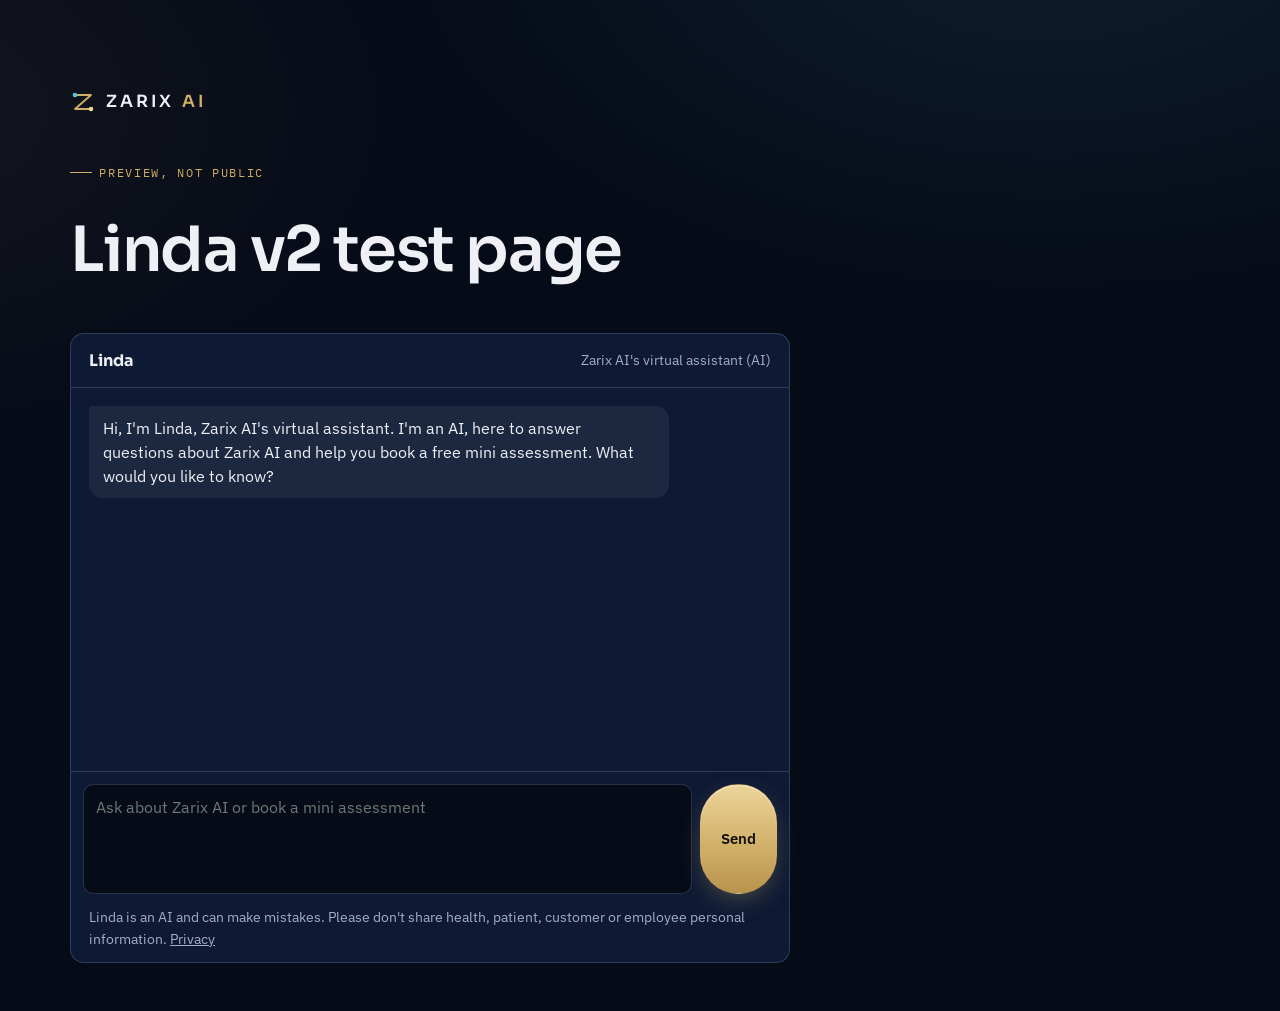
<file: linda-preview/index.html>
<!doctype html>
<html lang="en-CA">
<head>
<meta charset="utf-8">
<meta name="viewport" content="width=device-width, initial-scale=1, viewport-fit=cover">
<title>Linda (preview) | Zarix AI</title>
<meta name="robots" content="noindex, nofollow">
<meta name="theme-color" content="#060b18">
<link rel="icon" href="/img/favicon.svg" type="image/svg+xml">
<base href="/">
<link rel="preconnect" href="https://fonts.googleapis.com"><link rel="preconnect" href="https://fonts.gstatic.com" crossorigin><link rel="stylesheet" href="https://fonts.googleapis.com/css2?family=IBM+Plex+Mono:wght@400;500&family=IBM+Plex+Sans:wght@400;500;600&family=Sora:wght@500;600&display=swap">
<link rel="stylesheet" href="styles.css?v=20261126c">
<style>
.lc{margin-top:28px;max-width:720px;border:1px solid var(--line-2);border-radius:var(--r);background:var(--panel-solid);display:flex;flex-direction:column;height:min(70vh,640px)}
.lc-head{padding:14px 18px;border-bottom:1px solid var(--line-2);display:flex;justify-content:space-between;align-items:center}
.lc-head strong{font-family:var(--f-display,inherit)}
.lc-head span{color:var(--muted);font-size:.85rem}
.lc-log{flex:1;overflow-y:auto;padding:18px;display:flex;flex-direction:column;gap:12px}
.lc-m{max-width:85%;padding:10px 14px;border-radius:14px;line-height:1.5;white-space:pre-wrap;font-size:1rem}
.lc-m.bot{background:rgba(255,255,255,.06);align-self:flex-start;border-top-left-radius:4px}
.lc-m.me{background:rgba(207,174,102,.18);align-self:flex-end;border-top-right-radius:4px}
.lc-m.wait{color:var(--muted);font-style:italic}
.lc-in{display:flex;gap:8px;padding:12px;border-top:1px solid var(--line-2)}
.lc-in textarea{flex:1;resize:none;font:inherit;font-size:1rem;color:var(--fg);background:var(--bg);border:1px solid var(--line-2);border-radius:10px;padding:10px 12px;height:48px}
.lc-in textarea:focus{border-color:var(--gold);outline:none}
.lc-foot{padding:0 18px 12px;color:var(--muted);font-size:.85rem}
</style>
</head>
<body>
<main id="main">
<section class="wrap page-hero">
<a class="brand" href="index.html" aria-label="Zarix AI home"><svg width="26" height="26" viewBox="0 0 26 26" aria-hidden="true" focusable="false"><path d="M5 6h16L5 20h16" fill="none" stroke="#cfae66" stroke-width="1.8" stroke-linecap="round" stroke-linejoin="round"/><circle cx="5" cy="6" r="2.3" fill="#53c6e0"/><circle cx="21" cy="20" r="2.3" fill="#ecd49a"/></svg>ZARIX<small>AI</small></a>
<p class="eyebrow" style="margin-top:28px">Preview, not public</p>
<h1 style="margin-top:12px">Linda v2 test page</h1>
<div class="lc">
  <div class="lc-head"><strong>Linda</strong><span>Zarix AI's virtual assistant (AI)</span></div>
  <div class="lc-log" id="lc-log" aria-live="polite"></div>
  <form class="lc-in" id="lc-form"><label for="lc-text" style="position:absolute;left:-9999px">Your message</label><textarea id="lc-text" maxlength="1500" placeholder="Ask about Zarix AI or book a mini assessment"></textarea><button class="btn btn-gold" type="submit" id="lc-send">Send</button></form>
  <p class="lc-foot">Linda is an AI and can make mistakes. Please don't share health, patient, customer or employee personal information. <a href="privacy.html">Privacy</a></p>
</div>
</section>
</main>
<script>
(function () {
  var ENDPOINT = "https://script.google.com/macros/s/AKfycbxfpfzN0v_XS_S-vOSYDPw_YkIdgS9PiOXywtm2uH77btQJQ2es3VHJzvQcF4P6_v9W-A/exec";
  var GREETING = "Hi, I'm Linda, Zarix AI's virtual assistant. I'm an AI, here to answer questions about Zarix AI and help you book a free mini assessment. What would you like to know?";
  var log = document.getElementById("lc-log"), form = document.getElementById("lc-form"), box = document.getElementById("lc-text"), btn = document.getElementById("lc-send");
  var history = [], busy = false;
  function add(role, text, extra) { var d = document.createElement("div"); d.className = "lc-m " + (role === "user" ? "me" : "bot") + (extra ? " " + extra : ""); d.textContent = text; log.appendChild(d); log.scrollTop = log.scrollHeight; return d; }
  add("assistant", GREETING);
  function send(text) {
    if (busy || !text.trim()) return;
    busy = true; btn.disabled = true;
    add("user", text); history.push({ role: "user", content: text });
    var w = add("assistant", "Linda is typing…", "wait");
    fetch(ENDPOINT, { method: "POST", headers: { "Content-Type": "text/plain;charset=utf-8" }, body: JSON.stringify({ messages: history }) })
      .then(function (r) { return r.json(); })
      .then(function (d) { w.remove(); var reply = d.reply || "Sorry, something went wrong. Please write to inquiries@zarix.ai."; add("assistant", reply); if (d.ok && d.reply) history.push({ role: "assistant", content: reply }); else history.pop(); })
      .catch(function () { w.remove(); add("assistant", "Sorry, I can't connect just now. You can book at zarix.ai/contact or write to inquiries@zarix.ai."); history.pop(); })
      .then(function () { busy = false; btn.disabled = false; box.focus(); });
  }
  form.addEventListener("submit", function (e) { e.preventDefault(); var t = box.value; box.value = ""; send(t); });
  box.addEventListener("keydown", function (e) { if (e.key === "Enter" && !e.shiftKey) { e.preventDefault(); form.requestSubmit(); } });
})();
</script>
</body>
</html>
</file>
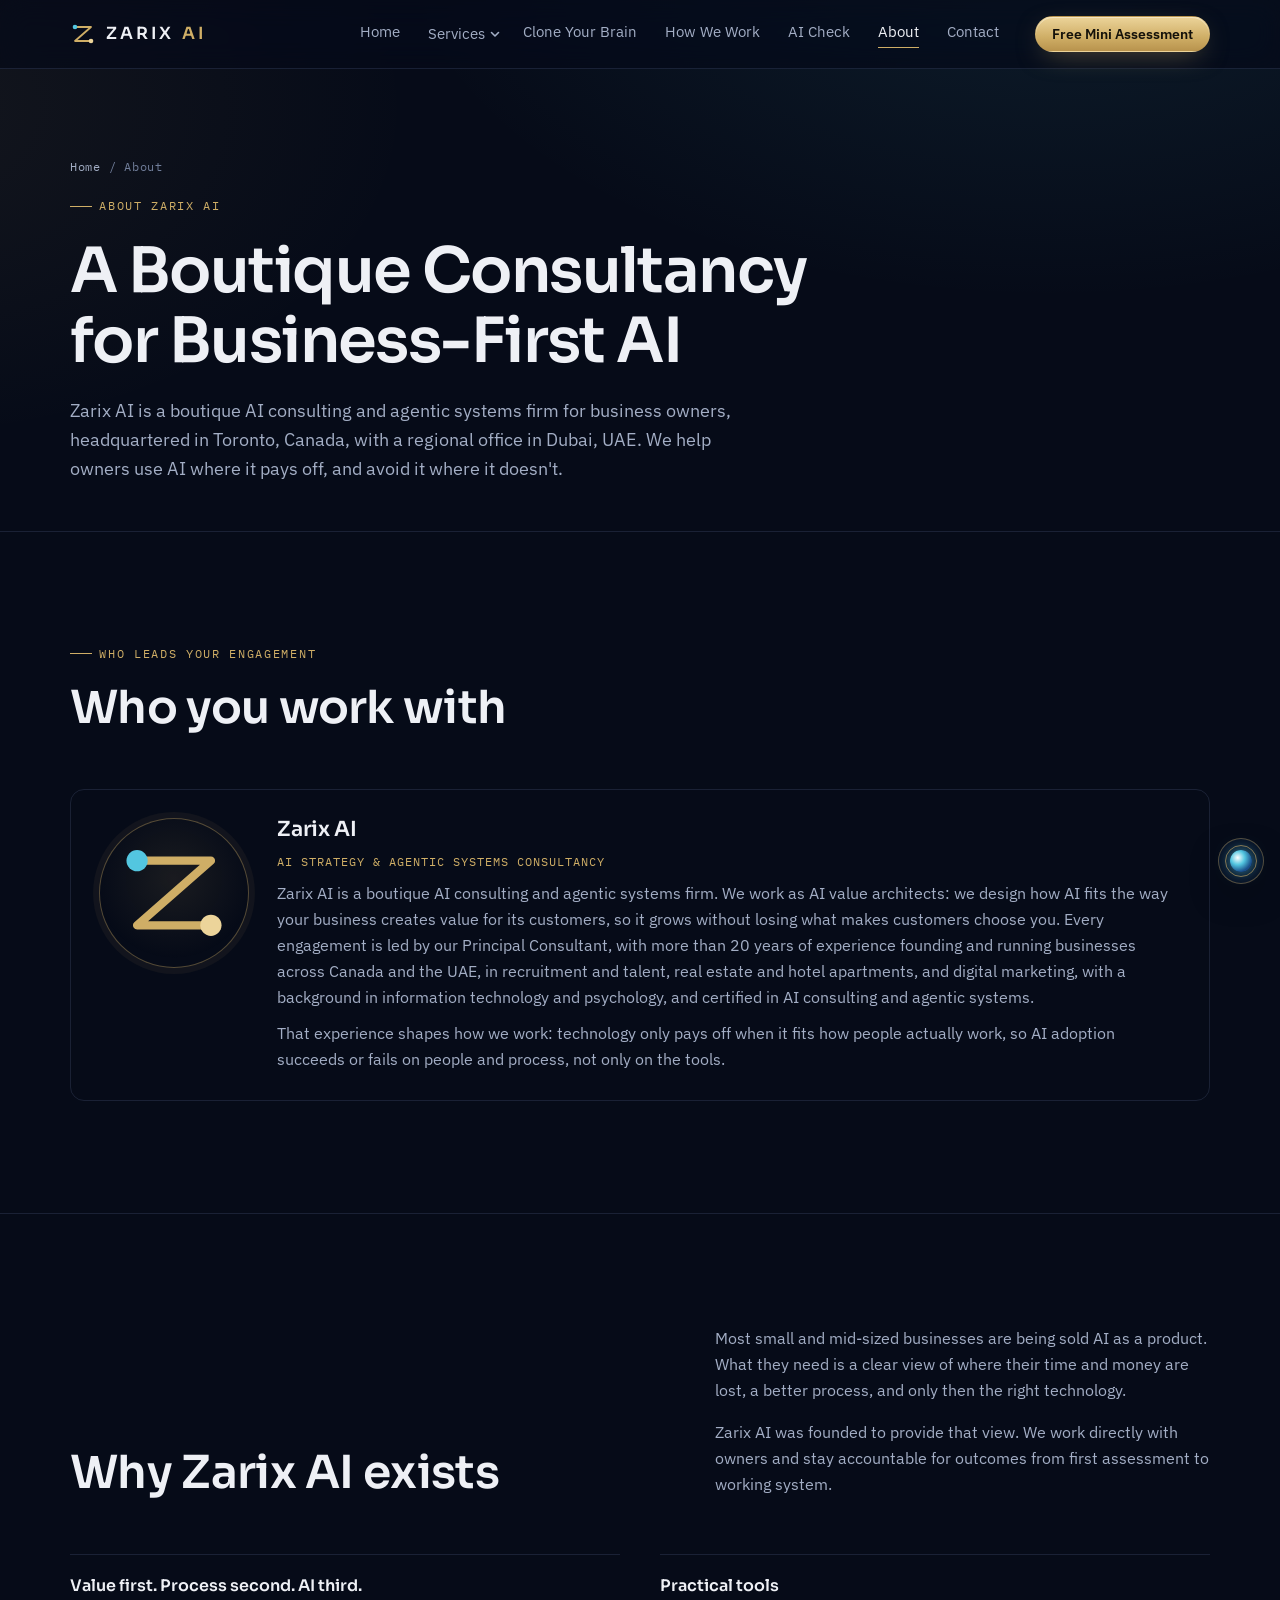
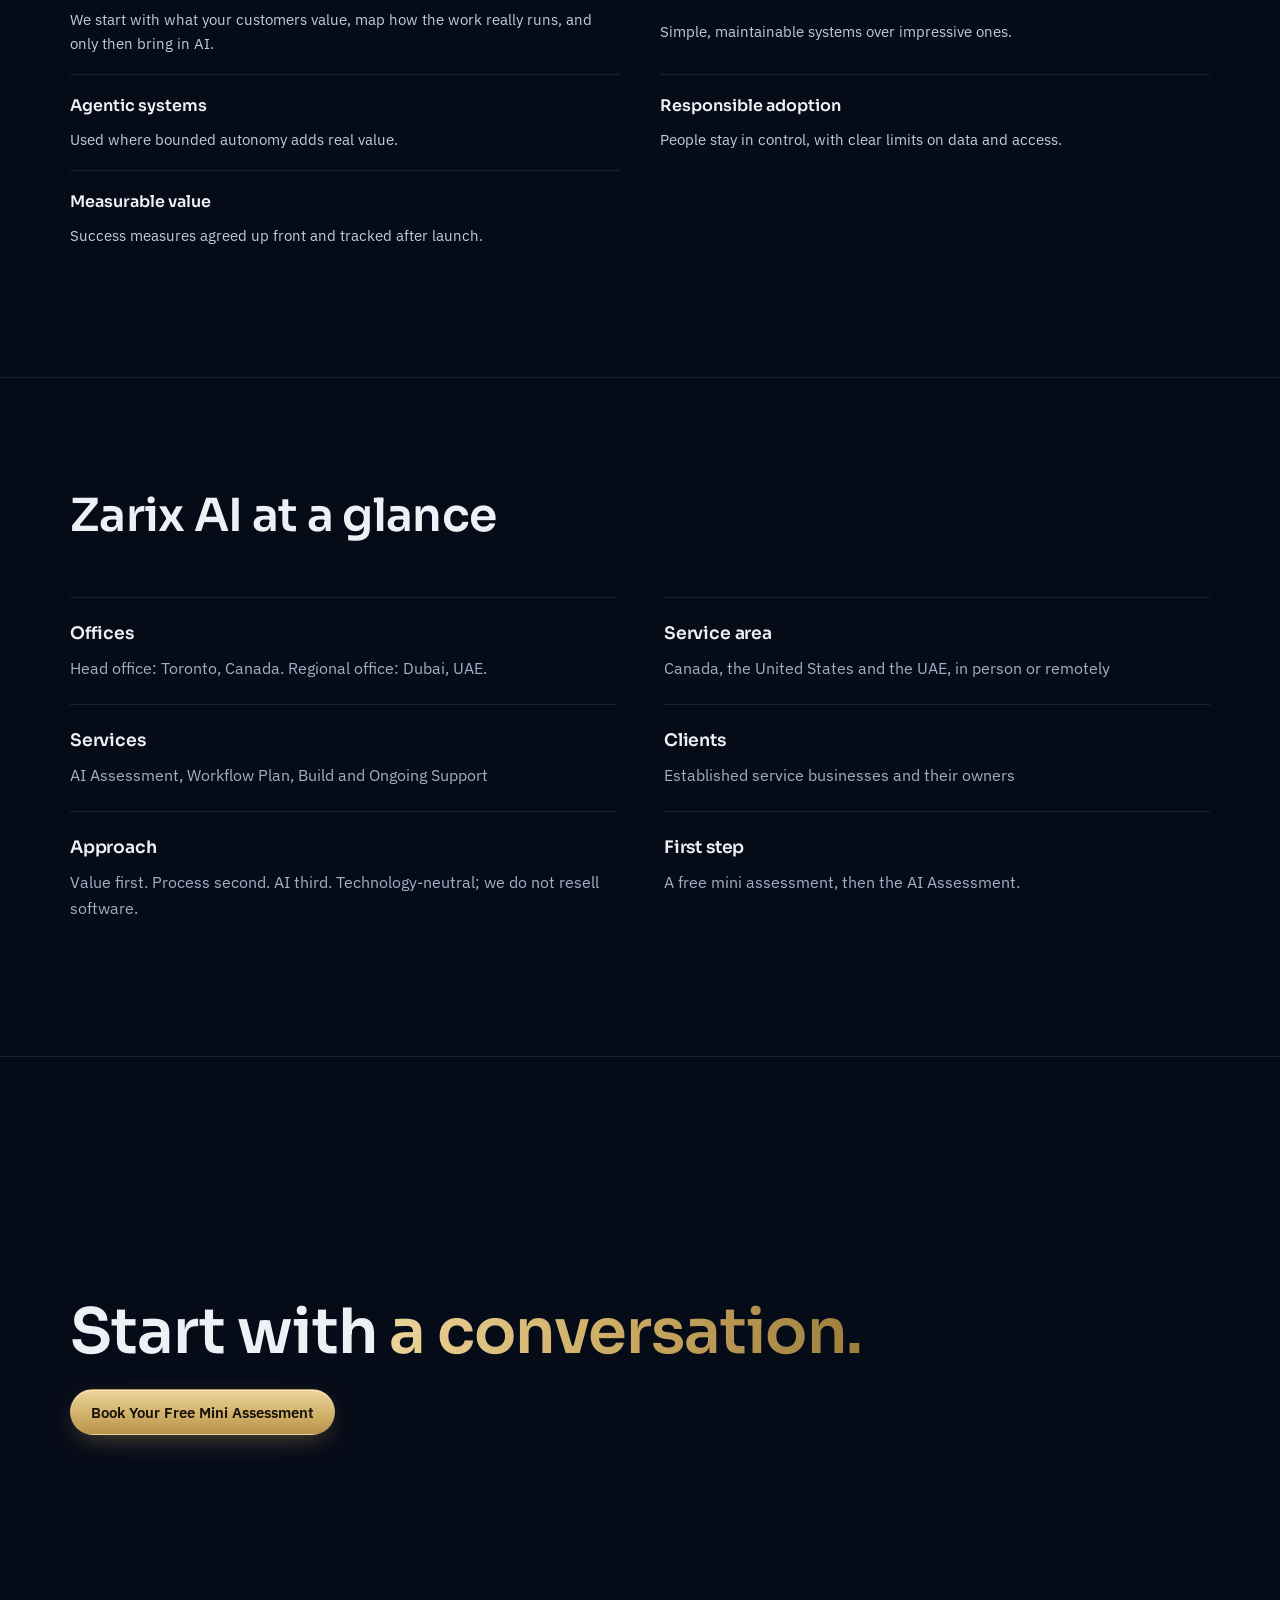
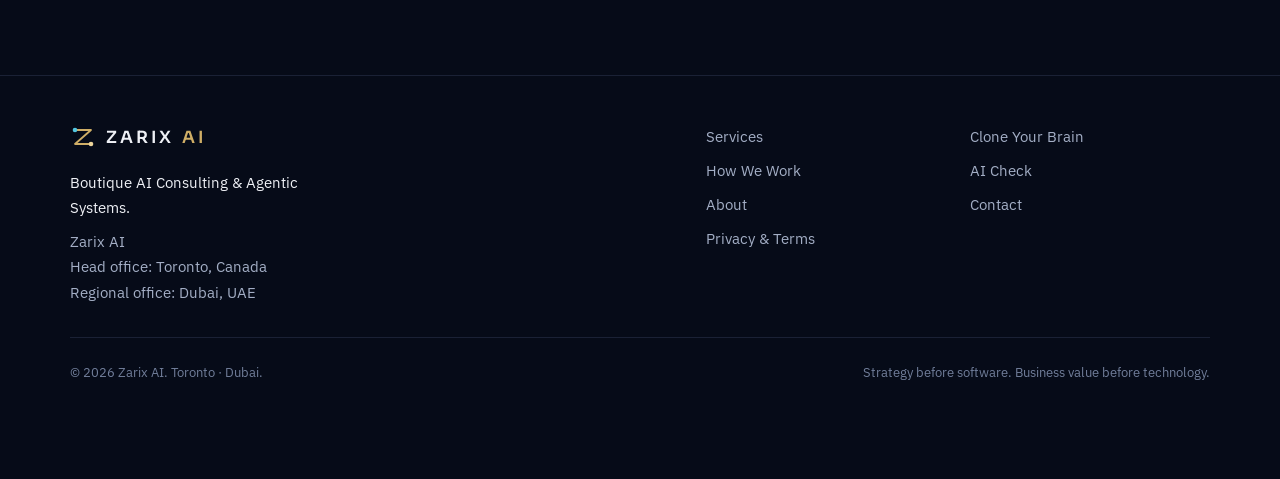
<file: about.html>
<!doctype html>
<html lang="en-CA">
<head>
<meta charset="utf-8">
<meta name="viewport" content="width=device-width, initial-scale=1, viewport-fit=cover">
<title>About Zarix AI | Boutique AI Consulting, Toronto &amp; UAE</title>
<meta name="description" content="Zarix AI is a boutique AI strategy, agentic systems and business transformation consultancy, headquartered in Toronto with a regional office in Dubai, UAE.">
<link rel="canonical" href="https://zarix.ai/about.html">
<meta property="og:type" content="website"><meta property="og:site_name" content="Zarix AI"><meta property="og:title" content="About Zarix AI | Boutique AI Consulting, Toronto &amp; UAE"><meta property="og:description" content="Zarix AI is a boutique AI strategy, agentic systems and business transformation consultancy, headquartered in Toronto with a regional office in Dubai, UAE."><meta property="og:url" content="https://zarix.ai/about.html"><meta property="og:locale" content="en_CA"><meta property="og:image" content="https://zarix.ai/img/share.jpg"><meta property="og:image:width" content="1200"><meta property="og:image:height" content="630"><meta property="og:image:alt" content="Zarix AI: Turn AI into a business system, not another tool.">
<meta name="twitter:card" content="summary_large_image"><meta name="twitter:title" content="About Zarix AI | Boutique AI Consulting, Toronto &amp; UAE"><meta name="twitter:description" content="Zarix AI is a boutique AI strategy, agentic systems and business transformation consultancy, headquartered in Toronto with a regional office in Dubai, UAE."><meta name="twitter:image" content="https://zarix.ai/img/share.jpg">
<link rel="icon" href="img/favicon.svg" type="image/svg+xml"><link rel="icon" href="img/favicon-32.png" sizes="32x32" type="image/png"><link rel="apple-touch-icon" href="img/apple-touch-icon.png">
<meta name="theme-color" content="#060b18">
<link rel="preconnect" href="https://fonts.googleapis.com"><link rel="preconnect" href="https://fonts.gstatic.com" crossorigin><link rel="stylesheet" href="https://fonts.googleapis.com/css2?family=IBM+Plex+Mono:wght@400;500&family=IBM+Plex+Sans:wght@400;500;600&family=Sora:wght@500;600&display=swap">
<link rel="stylesheet" href="styles.css?v=20261126c">
<script type="application/ld+json">{"@context": "https://schema.org", "@type": "BreadcrumbList", "itemListElement": [{"@type": "ListItem", "position": 1, "name": "Home", "item": "https://zarix.ai/"}, {"@type": "ListItem", "position": 2, "name": "About", "item": "https://zarix.ai/about.html"}], "@id": "https://zarix.ai/about.html#breadcrumb"}</script>
<script type="application/ld+json">{"@context": "https://schema.org", "@type": "AboutPage", "url": "https://zarix.ai/about.html", "about": {"@id": "https://zarix.ai/#org"}, "@id": "https://zarix.ai/about.html#webpage", "isPartOf": {"@id": "https://zarix.ai/#site"}, "publisher": {"@id": "https://zarix.ai/#org"}}</script>
</head>
<body>
<a class="skip" href="#main">Skip to content</a>
<header class="site-header"><div class="wrap nav">
<a class="brand" href="index.html" aria-label="Zarix AI home"><svg width="26" height="26" viewBox="0 0 26 26" aria-hidden="true" focusable="false"><path d="M5 6h16L5 20h16" fill="none" stroke="#cfae66" stroke-width="1.8" stroke-linecap="round" stroke-linejoin="round"/><circle cx="5" cy="6" r="2.3" fill="#53c6e0"/><circle cx="21" cy="20" r="2.3" fill="#ecd49a"/></svg>ZARIX<small>AI</small></a>
<button class="nav-toggle" type="button" aria-expanded="false" aria-controls="nav-links">Menu</button>
<ul class="nav-links" id="nav-links"><li><a href="index.html">Home</a></li><li class="has-sub"><a href="services.html">Services</a><button class="sub-toggle" type="button" aria-expanded="false" aria-controls="svc-menu" aria-label="Show all services"><svg width="12" height="12" viewBox="0 0 12 12" aria-hidden="true"><path d="M2.5 4.5 6 8l3.5-3.5" fill="none" stroke="currentColor" stroke-width="1.6" stroke-linecap="round" stroke-linejoin="round"></path></svg></button><div class="sub-menu" id="svc-menu"><p class="sub-head">Our services</p><ul><li><a href="services.html#assessment"><span class="sub-t">AI Assessment</span><span class="sub-d">Find where AI will pay off, and where it won't.</span></a></li><li><a href="services.html#workflow-plan"><span class="sub-t">Workflow Plan</span><span class="sub-d">A build-ready plan for each workflow you choose.</span></a></li><li><a href="services.html#build"><span class="sub-t">Build</span><span class="sub-d">Simple, reliable tools set up in your own accounts.</span></a></li><li><a href="services.html#support"><span class="sub-t">Ongoing Support</span><span class="sub-d">Keep what works working as you grow.</span></a></li><li><a href="clone-your-brain.html"><span class="sub-t">Clone Your Brain</span><span class="sub-d">Your know-how in one place your team can ask.</span></a></li><li><a href="digital-twin.html"><span class="sub-t">Digital Twin</span><span class="sub-d">Optional add-on, quoted per project.</span></a></li><li><a href="chatbots-ai-assistants.html"><span class="sub-t">Chatbots &amp; AI Assistants</span><span class="sub-d">Answer customers, follow up leads, support your team.</span></a></li><li><a href="ai-training.html"><span class="sub-t">Training &amp; Courses</span><span class="sub-d">Workshops and multi-week courses for your team.</span></a></li></ul><a class="sub-all" href="services.html">See all services &rarr;</a></div></li><li><a href="clone-your-brain.html">Clone Your Brain</a></li><li><a href="how-we-work.html">How We Work</a></li><li><a href="ai-readiness.html">AI Check</a></li><li><a href="about.html" aria-current="page">About</a></li><li><a href="contact.html">Contact</a></li></ul>
<a class="btn btn-gold btn-sm" href="contact.html#book">Free Mini Assessment</a>
</div></header>
<main id="main">
<section class="wrap page-hero">
<p class="crumbs"><a href="index.html">Home</a> / <span aria-current="page">About</span></p>
<p class="eyebrow">About Zarix AI</p>
<h1>A Boutique Consultancy for Business-First AI</h1>
<p class="lede">Zarix AI is a boutique AI consulting and agentic systems firm for business owners, headquartered in Toronto, Canada, with a regional office in Dubai, UAE. We help owners use AI where it pays off, and avoid it where it doesn't.</p>
</section>
<section class="band" aria-labelledby="lead-h"><div class="wrap">
<div class="band-head"><p class="eyebrow">Who leads your engagement</p><h2 id="lead-h">Who you work with</h2></div>
<div class="founder company">
<div class="company-mark" aria-hidden="true"><svg viewBox="0 0 26 26" width="120" height="120" focusable="false"><path d="M5 6h16L5 20h16" fill="none" stroke="#cfae66" stroke-width="1.8" stroke-linecap="round" stroke-linejoin="round"/><circle cx="5" cy="6" r="2.3" fill="#53c6e0"/><circle cx="21" cy="20" r="2.3" fill="#ecd49a"/></svg></div>
<div><h3>Zarix AI</h3><p class="role">AI STRATEGY &amp; AGENTIC SYSTEMS CONSULTANCY</p>
<p>Zarix AI is a boutique AI consulting and agentic systems firm. We work as AI value architects: we design how AI fits the way your business creates value for its customers, so it grows without losing what makes customers choose you. Every engagement is led by our Principal Consultant, with more than 20 years of experience founding and running businesses across Canada and the UAE, in recruitment and talent, real estate and hotel apartments, and digital marketing, with a background in information technology and psychology, and certified in AI consulting and agentic systems.</p>
<p>That experience shapes how we work: technology only pays off when it fits how people actually work, so AI adoption succeeds or fails on people and process, not only on the tools.</p></div>
</div>
</div></section>
<section class="band" aria-labelledby="why-h"><div class="wrap">
<div class="band-head split"><h2 id="why-h">Why Zarix AI exists</h2>
<div class="prose"><p>Most small and mid-sized businesses are being sold AI as a product. What they need is a clear view of where their time and money are lost, a better process, and only then the right technology.</p>
<p>Zarix AI was founded to provide that view. We work directly with owners and stay accountable for outcomes from first assessment to working system.</p></div></div>
<ul class="principles">
<li><strong>Value first. Process second. AI third.</strong><span>We start with what your customers value, map how the work really runs, and only then bring in AI.</span></li>
<li><strong>Practical tools</strong><span>Simple, maintainable systems over impressive ones.</span></li>
<li><strong>Agentic systems</strong><span>Used where bounded autonomy adds real value.</span></li>
<li><strong>Responsible adoption</strong><span>People stay in control, with clear limits on data and access.</span></li>
<li><strong>Measurable value</strong><span>Success measures agreed up front and tracked after launch.</span></li>
</ul>
</div></section>
<section class="band" aria-labelledby="facts-h"><div class="wrap">
<div class="band-head"><h2 id="facts-h">Zarix AI at a glance</h2></div>
<dl class="faq">
<div><dt>Offices</dt><dd>Head office: Toronto, Canada. Regional office: Dubai, UAE.</dd></div>
<div><dt>Service area</dt><dd>Canada, the United States and the UAE, in person or remotely</dd></div>
<div><dt>Services</dt><dd>AI Assessment, Workflow Plan, Build and Ongoing Support</dd></div>
<div><dt>Clients</dt><dd>Established service businesses and their owners</dd></div>
<div><dt>Approach</dt><dd>Value first. Process second. AI third. Technology-neutral; we do not resell software.</dd></div>
<div><dt>First step</dt><dd>A free mini assessment, then the AI Assessment.</dd></div>
</dl>
</div></section>
<section class="band"><div class="wrap final">
<h2>Start with <span class="gold">a conversation.</span></h2>
<a class="btn btn-gold" href="contact.html#book">Book Your Free Mini Assessment</a>
</div></section>
</main>
<footer class="site-footer"><div class="wrap foot">
<div><a class="brand" href="index.html"><svg width="26" height="26" viewBox="0 0 26 26" aria-hidden="true" focusable="false"><path d="M5 6h16L5 20h16" fill="none" stroke="#cfae66" stroke-width="1.8" stroke-linecap="round" stroke-linejoin="round"/><circle cx="5" cy="6" r="2.3" fill="#53c6e0"/><circle cx="21" cy="20" r="2.3" fill="#ecd49a"/></svg>ZARIX<small>AI</small></a>
<p class="foot-tag">Boutique AI Consulting &amp; Agentic Systems.</p>
<address><span>Zarix AI</span><span>Head office: Toronto, Canada</span><span>Regional office: Dubai, UAE</span></address>
<ul class="social" aria-label="Social profiles"></ul></div>
<nav aria-label="Footer"><ul>
<li><a href="services.html">Services</a></li><li><a href="clone-your-brain.html">Clone Your Brain</a></li><li><a href="how-we-work.html">How We Work</a></li>
<li><a href="ai-readiness.html">AI Check</a></li><li><a href="about.html">About</a></li>
<li><a href="contact.html">Contact</a></li><li><a href="privacy.html">Privacy &amp; Terms</a></li>
</ul></nav>
<div class="foot-base"><span>© <span id="year">2026</span> Zarix AI. Toronto · Dubai.</span><span>Strategy before software. Business value before technology.</span></div>
</div></footer>
<div class="mobile-cta"><button type="button" class="mcta-ask" data-open-chat aria-label="Ask Linda AI"><span class="zc-orb" aria-hidden="true"></span><span>Ask</span></button><a class="btn btn-gold" href="contact.html#book">Book a Free Mini Assessment</a></div>
<script src="site.js?v=20261126c" defer></script>
<script src="kb.js?v=20261126e" defer></script>
<script src="chat.js?v=20261126c" defer></script>
</body>
</html>
</file>
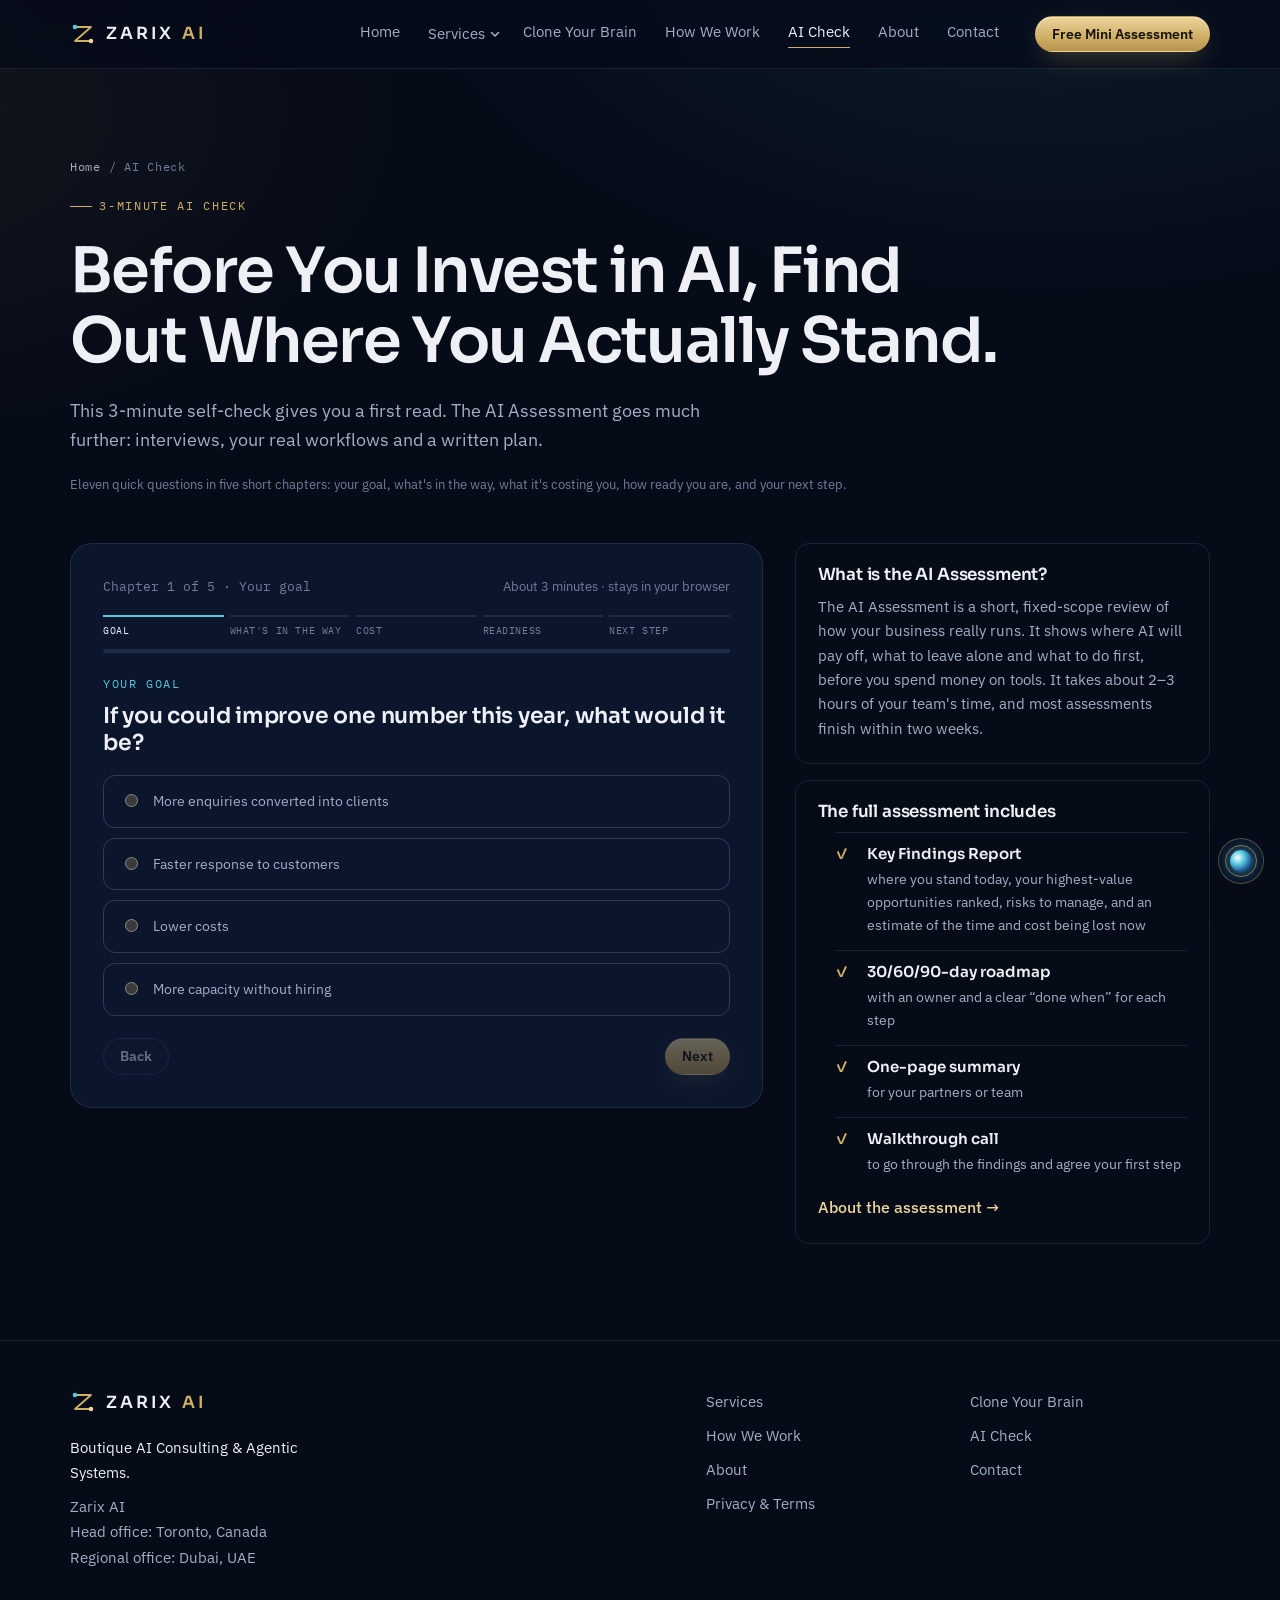
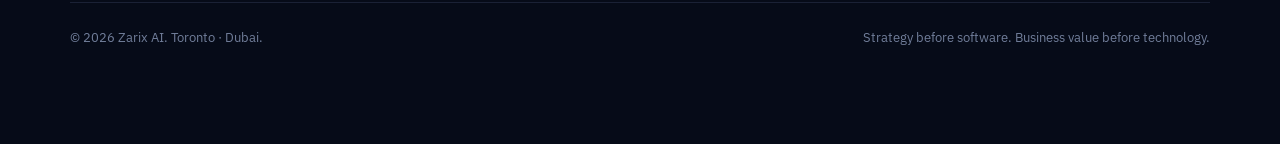
<file: ai-readiness.html>
<!doctype html>
<html lang="en-CA">
<head>
<meta charset="utf-8">
<meta name="viewport" content="width=device-width, initial-scale=1, viewport-fit=cover">
<title>3-Minute AI Check | Zarix AI</title>
<meta name="description" content="Take the free 3-minute AI check: see where work is slipping, estimate what repetitive work costs you, and find where to start. Your answers stay in your browser.">
<link rel="canonical" href="https://zarix.ai/ai-readiness.html">
<meta property="og:type" content="website"><meta property="og:site_name" content="Zarix AI"><meta property="og:title" content="3-Minute AI Check | Zarix AI"><meta property="og:description" content="Take the free 3-minute AI check: see where work is slipping, estimate what repetitive work costs you, and find where to start. Your answers stay in your browser."><meta property="og:url" content="https://zarix.ai/ai-readiness.html"><meta property="og:locale" content="en_CA"><meta property="og:image" content="https://zarix.ai/img/share.jpg"><meta property="og:image:width" content="1200"><meta property="og:image:height" content="630"><meta property="og:image:alt" content="Zarix AI: Turn AI into a business system, not another tool.">
<meta name="twitter:card" content="summary_large_image"><meta name="twitter:title" content="3-Minute AI Check | Zarix AI"><meta name="twitter:description" content="Take the free 3-minute AI check: see where work is slipping, estimate what repetitive work costs you, and find where to start. Your answers stay in your browser."><meta name="twitter:image" content="https://zarix.ai/img/share.jpg">
<link rel="icon" href="img/favicon.svg" type="image/svg+xml"><link rel="icon" href="img/favicon-32.png" sizes="32x32" type="image/png"><link rel="apple-touch-icon" href="img/apple-touch-icon.png">
<meta name="theme-color" content="#060b18">
<link rel="preconnect" href="https://fonts.googleapis.com"><link rel="preconnect" href="https://fonts.gstatic.com" crossorigin><link rel="stylesheet" href="https://fonts.googleapis.com/css2?family=IBM+Plex+Mono:wght@400;500&family=IBM+Plex+Sans:wght@400;500;600&family=Sora:wght@500;600&display=swap">
<link rel="stylesheet" href="styles.css?v=20261126c">
<script type="application/ld+json">{"@context": "https://schema.org", "@type": "BreadcrumbList", "itemListElement": [{"@type": "ListItem", "position": 1, "name": "Home", "item": "https://zarix.ai/"}, {"@type": "ListItem", "position": 2, "name": "AI Check", "item": "https://zarix.ai/ai-readiness.html"}], "@id": "https://zarix.ai/ai-readiness.html#breadcrumb"}</script>
<script type="application/ld+json">{"@context": "https://schema.org", "@type": "WebPage", "@id": "https://zarix.ai/ai-readiness.html#webpage", "url": "https://zarix.ai/ai-readiness.html", "name": "3-Minute AI Check | Zarix AI", "description": "Take the free 3-minute AI check: see where work is slipping, estimate what repetitive work costs you, and find where to start. Your answers stay in your browser.", "isPartOf": {"@id": "https://zarix.ai/#site"}, "publisher": {"@id": "https://zarix.ai/#org"}, "about": {"@id": "https://zarix.ai/#org"}, "inLanguage": "en", "breadcrumb": {"@id": "https://zarix.ai/ai-readiness.html#breadcrumb"}}</script>
</head>
<body>
<a class="skip" href="#main">Skip to content</a>
<header class="site-header"><div class="wrap nav">
<a class="brand" href="index.html" aria-label="Zarix AI home"><svg width="26" height="26" viewBox="0 0 26 26" aria-hidden="true" focusable="false"><path d="M5 6h16L5 20h16" fill="none" stroke="#cfae66" stroke-width="1.8" stroke-linecap="round" stroke-linejoin="round"/><circle cx="5" cy="6" r="2.3" fill="#53c6e0"/><circle cx="21" cy="20" r="2.3" fill="#ecd49a"/></svg>ZARIX<small>AI</small></a>
<button class="nav-toggle" type="button" aria-expanded="false" aria-controls="nav-links">Menu</button>
<ul class="nav-links" id="nav-links"><li><a href="index.html">Home</a></li><li class="has-sub"><a href="services.html">Services</a><button class="sub-toggle" type="button" aria-expanded="false" aria-controls="svc-menu" aria-label="Show all services"><svg width="12" height="12" viewBox="0 0 12 12" aria-hidden="true"><path d="M2.5 4.5 6 8l3.5-3.5" fill="none" stroke="currentColor" stroke-width="1.6" stroke-linecap="round" stroke-linejoin="round"></path></svg></button><div class="sub-menu" id="svc-menu"><p class="sub-head">Our services</p><ul><li><a href="services.html#assessment"><span class="sub-t">AI Assessment</span><span class="sub-d">Find where AI will pay off, and where it won't.</span></a></li><li><a href="services.html#workflow-plan"><span class="sub-t">Workflow Plan</span><span class="sub-d">A build-ready plan for each workflow you choose.</span></a></li><li><a href="services.html#build"><span class="sub-t">Build</span><span class="sub-d">Simple, reliable tools set up in your own accounts.</span></a></li><li><a href="services.html#support"><span class="sub-t">Ongoing Support</span><span class="sub-d">Keep what works working as you grow.</span></a></li><li><a href="clone-your-brain.html"><span class="sub-t">Clone Your Brain</span><span class="sub-d">Your know-how in one place your team can ask.</span></a></li><li><a href="digital-twin.html"><span class="sub-t">Digital Twin</span><span class="sub-d">Optional add-on, quoted per project.</span></a></li><li><a href="chatbots-ai-assistants.html"><span class="sub-t">Chatbots &amp; AI Assistants</span><span class="sub-d">Answer customers, follow up leads, support your team.</span></a></li><li><a href="ai-training.html"><span class="sub-t">Training &amp; Courses</span><span class="sub-d">Workshops and multi-week courses for your team.</span></a></li></ul><a class="sub-all" href="services.html">See all services &rarr;</a></div></li><li><a href="clone-your-brain.html">Clone Your Brain</a></li><li><a href="how-we-work.html">How We Work</a></li><li><a href="ai-readiness.html" aria-current="page">AI Check</a></li><li><a href="about.html">About</a></li><li><a href="contact.html">Contact</a></li></ul>
<a class="btn btn-gold btn-sm" href="contact.html#book">Free Mini Assessment</a>
</div></header>
<main id="main">
<section class="wrap page-hero">
<p class="crumbs"><a href="index.html">Home</a> / <span aria-current="page">AI Check</span></p>
<p class="eyebrow">3-minute AI check</p>
<h1>Before You Invest in AI, Find Out Where You Actually Stand.</h1>
<p class="lede">This 3-minute self-check gives you a first read. The AI Assessment goes much further: interviews, your real workflows and a written plan.</p>
<p class="small">Eleven quick questions in five short chapters: your goal, what's in the way, what it's costing you, how ready you are, and your next step.</p>
</section>
<div class="wrap" style="padding-bottom:clamp(56px,8vw,96px)">
<div class="quiz-grid">
<div class="quiz" id="quiz">
<div class="quiz-top"><span class="q-count mono small">Chapter 1 of 5</span><span class="small">About 3 minutes · stays in your browser</span></div>
<ol class="q-chapters" aria-hidden="true"><li>Goal</li><li>What's in the way</li><li>Cost</li><li>Readiness</li><li>Next step</li></ol>
<div class="progress" aria-hidden="true"><span></span></div>
<div class="quiz-body"><noscript><p class="prose">The AI check needs JavaScript. You can still <a href="contact.html#book">book a free mini assessment</a>.</p></noscript></div>
<div class="quiz-nav"><button type="button" class="btn btn-ghost btn-sm" id="q-prev">Back</button><button type="button" class="btn btn-gold btn-sm" id="q-next" disabled>Next</button></div>
</div>
<aside class="aside">
<div class="box"><h3>What is the AI Assessment?</h3>
<p>The AI Assessment is a short, fixed-scope review of how your business really runs. It shows where AI will pay off, what to leave alone and what to do first, before you spend money on tools. It takes about 2–3 hours of your team's time, and most assessments finish within two weeks.</p></div>
<div class="box"><h3>The full assessment includes</h3>
<ul class="receive compact"><li><strong>Key Findings Report</strong><span>where you stand today, your highest-value opportunities ranked, risks to manage, and an estimate of the time and cost being lost now</span></li><li><strong>30/60/90-day roadmap</strong><span>with an owner and a clear “done when” for each step</span></li><li><strong>One-page summary</strong><span>for your partners or team</span></li><li><strong>Walkthrough call</strong><span>to go through the findings and agree your first step</span></li></ul>
<a class="arrow-link" href="services.html#assessment">About the assessment →</a></div>
</aside>
</div>
</div>
</main>
<footer class="site-footer"><div class="wrap foot">
<div><a class="brand" href="index.html"><svg width="26" height="26" viewBox="0 0 26 26" aria-hidden="true" focusable="false"><path d="M5 6h16L5 20h16" fill="none" stroke="#cfae66" stroke-width="1.8" stroke-linecap="round" stroke-linejoin="round"/><circle cx="5" cy="6" r="2.3" fill="#53c6e0"/><circle cx="21" cy="20" r="2.3" fill="#ecd49a"/></svg>ZARIX<small>AI</small></a>
<p class="foot-tag">Boutique AI Consulting &amp; Agentic Systems.</p>
<address><span>Zarix AI</span><span>Head office: Toronto, Canada</span><span>Regional office: Dubai, UAE</span></address>
<ul class="social" aria-label="Social profiles"></ul></div>
<nav aria-label="Footer"><ul>
<li><a href="services.html">Services</a></li><li><a href="clone-your-brain.html">Clone Your Brain</a></li><li><a href="how-we-work.html">How We Work</a></li>
<li><a href="ai-readiness.html">AI Check</a></li><li><a href="about.html">About</a></li>
<li><a href="contact.html">Contact</a></li><li><a href="privacy.html">Privacy &amp; Terms</a></li>
</ul></nav>
<div class="foot-base"><span>© <span id="year">2026</span> Zarix AI. Toronto · Dubai.</span><span>Strategy before software. Business value before technology.</span></div>
</div></footer>
<div class="mobile-cta"><button type="button" class="mcta-ask" data-open-chat aria-label="Ask Linda AI"><span class="zc-orb" aria-hidden="true"></span><span>Ask</span></button><a class="btn btn-gold" href="contact.html#book">Book a Free Mini Assessment</a></div>
<script src="site.js?v=20261126c" defer></script>
<script src="kb.js?v=20261126e" defer></script>
<script src="chat.js?v=20261126c" defer></script>
</body>
</html>
</file>
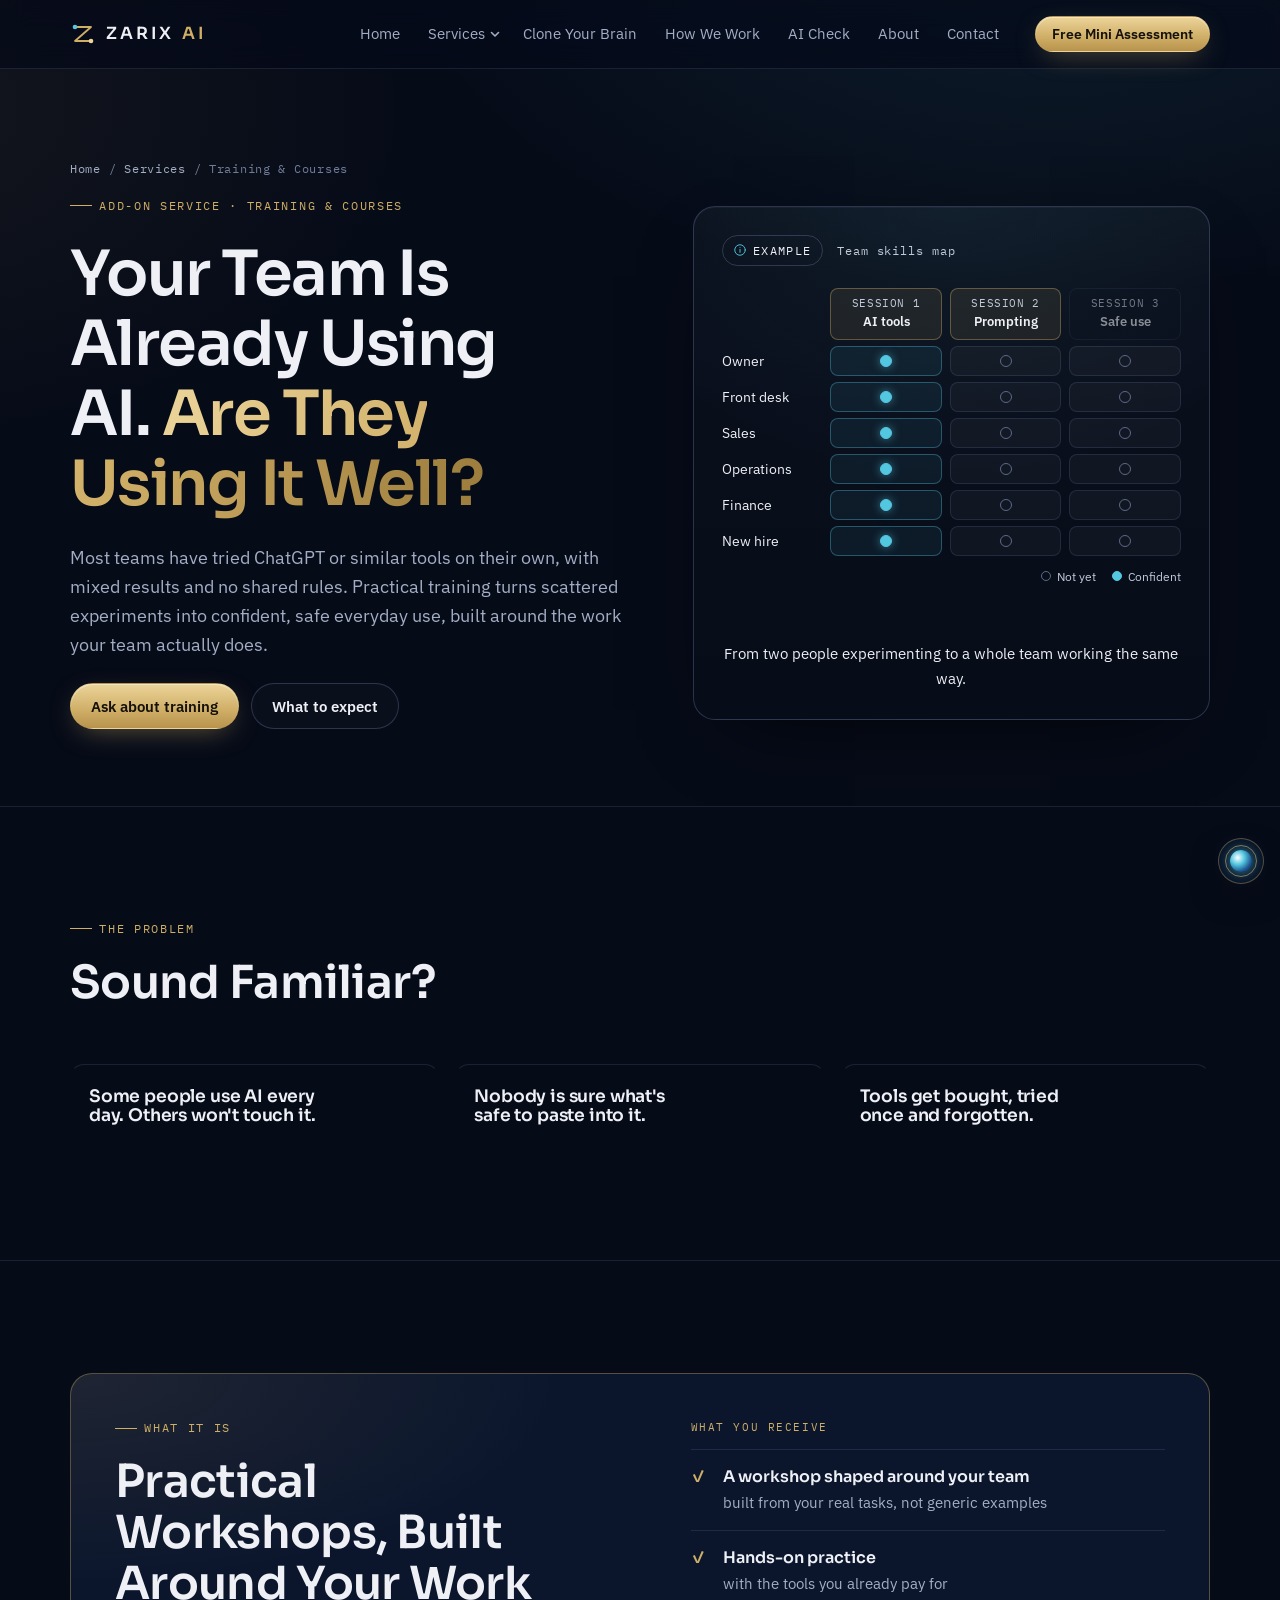
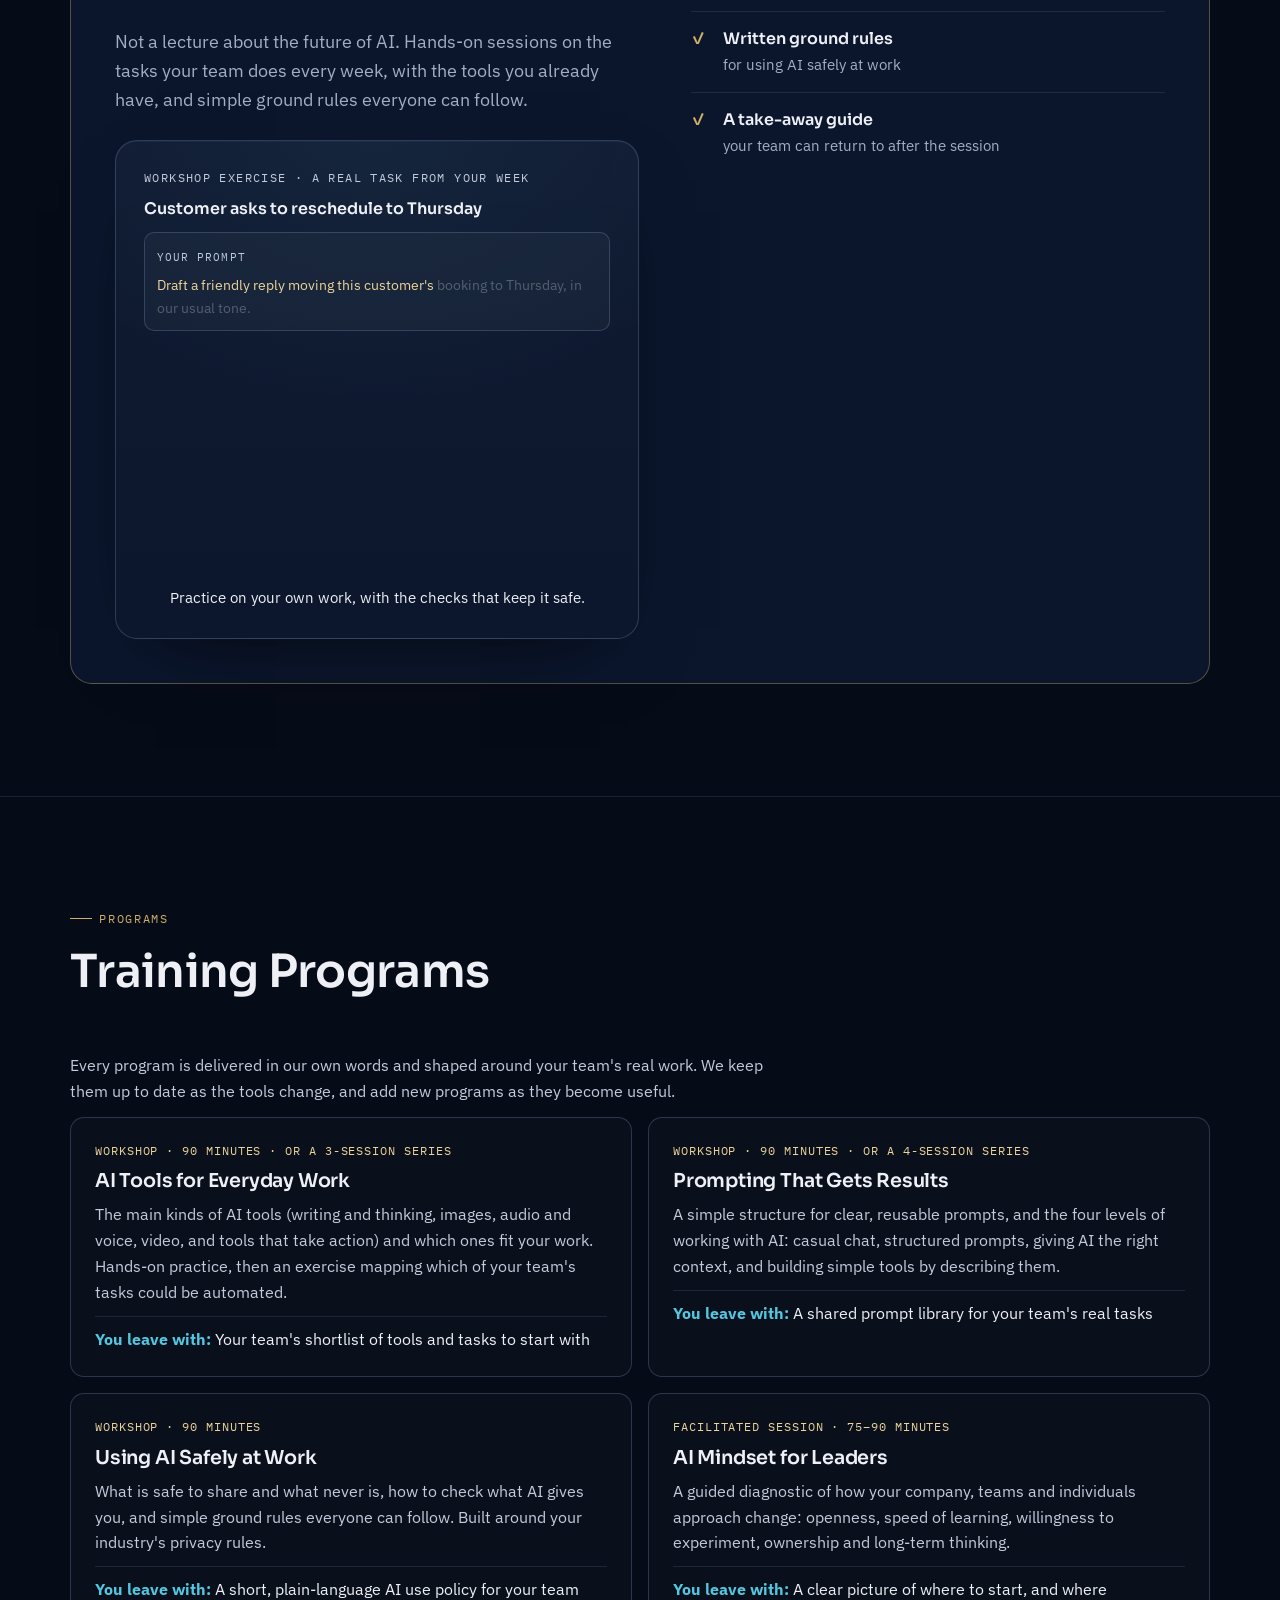
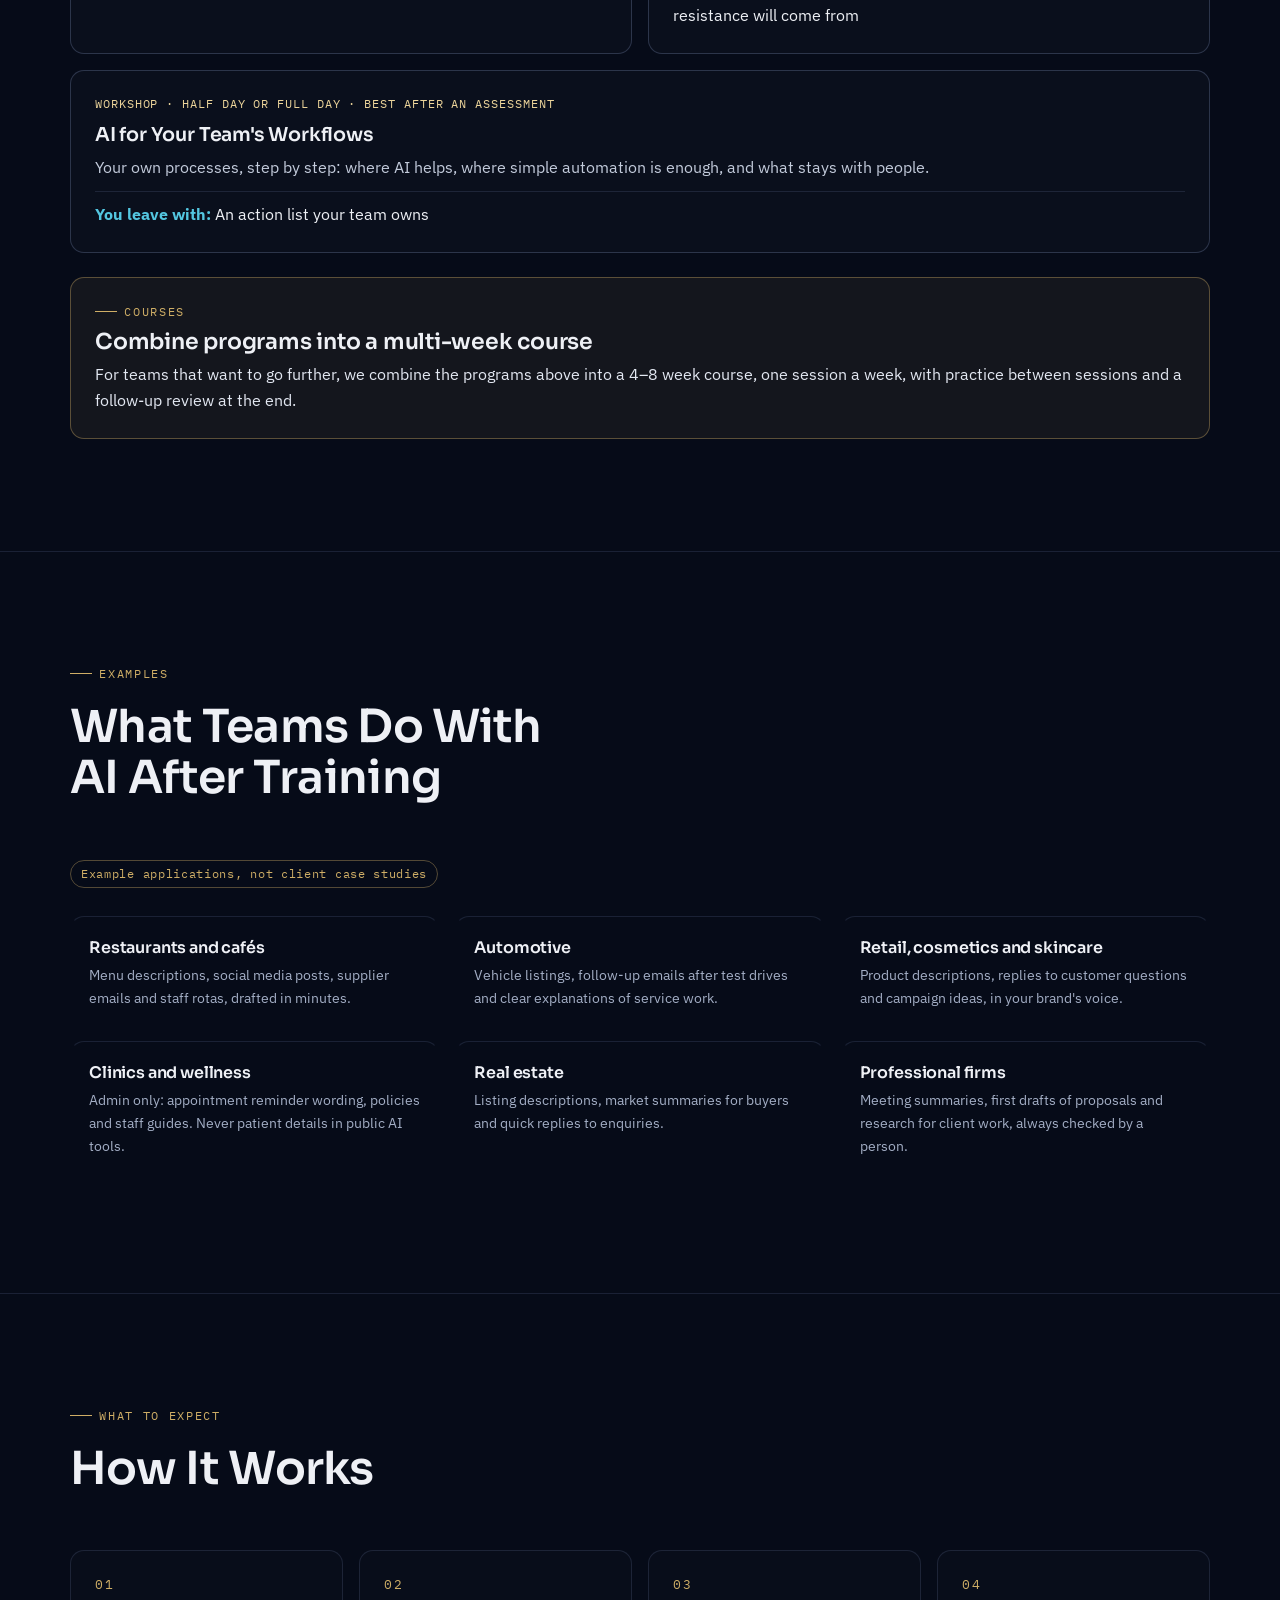
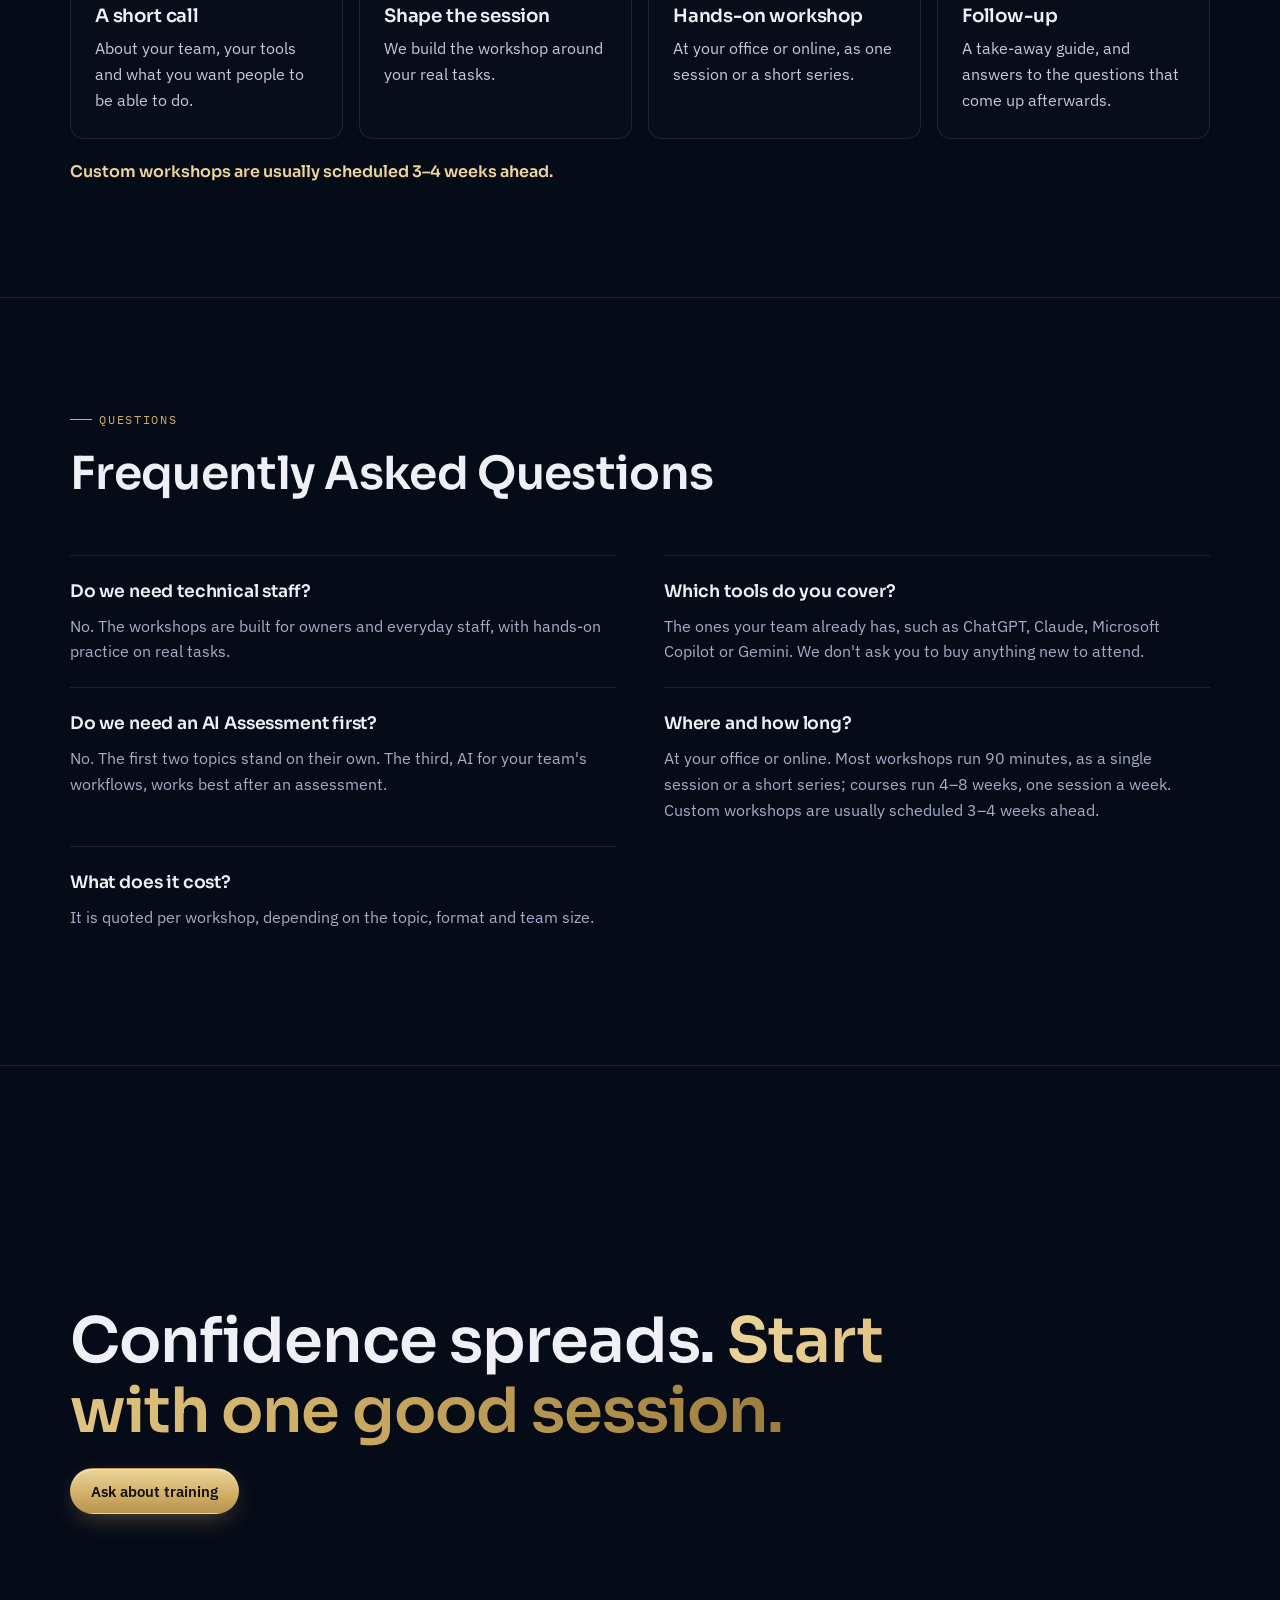
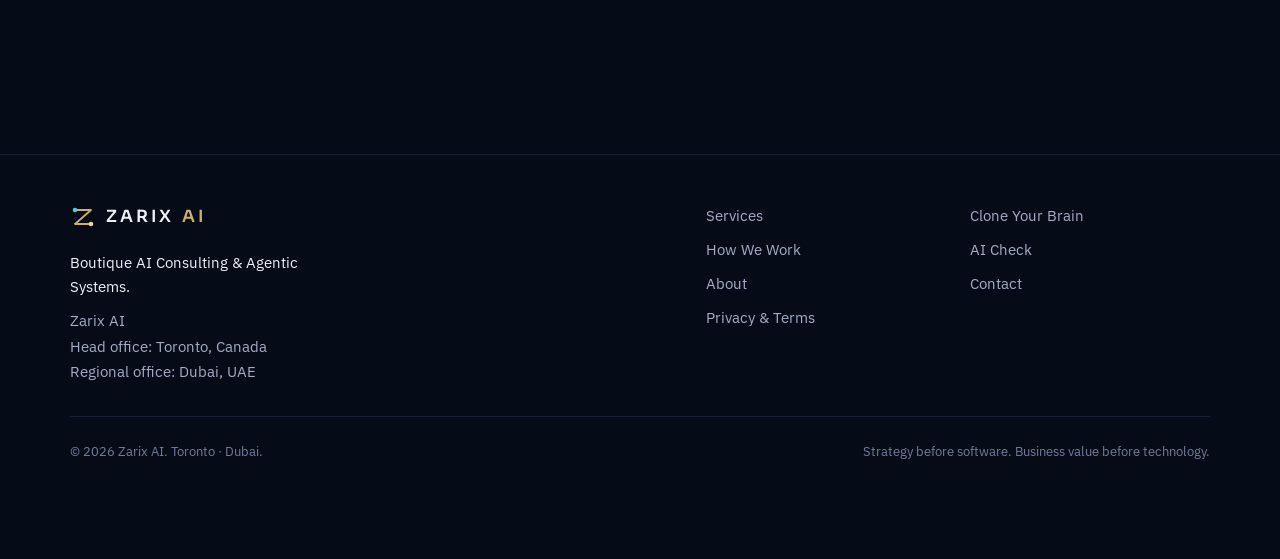
<file: ai-training.html>
<!doctype html>
<html lang="en-CA">
<head>
<meta charset="utf-8">
<meta name="viewport" content="width=device-width, initial-scale=1, viewport-fit=cover">
<title>AI Training & Courses for Teams | Zarix AI</title>
<meta name="description" content="Practical AI training for owners and teams: AI tools for everyday work, prompting, using AI safely, AI mindset for leaders and AI for your own workflows. Workshops and multi-week courses, at your office or online.">
<link rel="canonical" href="https://zarix.ai/ai-training">
<meta property="og:type" content="website"><meta property="og:site_name" content="Zarix AI"><meta property="og:title" content="AI Training & Courses for Teams | Zarix AI"><meta property="og:description" content="Practical AI training for owners and teams: AI tools for everyday work, prompting, using AI safely, AI mindset for leaders and AI for your own workflows. Workshops and multi-week courses, at your office or online."><meta property="og:url" content="https://zarix.ai/ai-training"><meta property="og:locale" content="en_CA"><meta property="og:image" content="https://zarix.ai/img/share.jpg"><meta property="og:image:width" content="1200"><meta property="og:image:height" content="630"><meta property="og:image:alt" content="Zarix AI: Turn AI into a business system, not another tool.">
<meta name="twitter:card" content="summary_large_image"><meta name="twitter:title" content="AI Training & Courses for Teams | Zarix AI"><meta name="twitter:description" content="Practical AI training for owners and teams: AI tools for everyday work, prompting, using AI safely, AI mindset for leaders and AI for your own workflows. Workshops and multi-week courses, at your office or online."><meta name="twitter:image" content="https://zarix.ai/img/share.jpg">
<link rel="icon" href="img/favicon.svg" type="image/svg+xml"><link rel="icon" href="img/favicon-32.png" sizes="32x32" type="image/png"><link rel="apple-touch-icon" href="img/apple-touch-icon.png">
<meta name="theme-color" content="#060b18">
<link rel="preconnect" href="https://fonts.googleapis.com"><link rel="preconnect" href="https://fonts.gstatic.com" crossorigin><link rel="stylesheet" href="https://fonts.googleapis.com/css2?family=IBM+Plex+Mono:wght@400;500&family=IBM+Plex+Sans:wght@400;500;600&family=Sora:wght@500;600&display=swap">
<link rel="stylesheet" href="styles.css?v=20261126c">
<script type="application/ld+json">{"@context": "https://schema.org", "@type": "BreadcrumbList", "itemListElement": [{"@type": "ListItem", "position": 1, "name": "Home", "item": "https://zarix.ai/"}, {"@type": "ListItem", "position": 2, "name": "Services", "item": "https://zarix.ai/services.html"}, {"@type": "ListItem", "position": 3, "name": "Training &amp; Courses", "item": "https://zarix.ai/ai-training"}], "@id": "https://zarix.ai/ai-training#breadcrumb"}</script>
<script type="application/ld+json">{"@context": "https://schema.org", "@type": "Service", "name": "AI Training and Workshops", "serviceType": "AI training for business teams", "description": "Hands-on AI workshops for owners and teams, built around the team's real tasks: everyday AI tools, safe use of AI at work, and AI for the team's own workflows. At the client's office or online.", "provider": {"@id": "https://zarix.ai/#org"}, "areaServed": [{"@type": "Country", "name": "Canada"}, {"@type": "Country", "name": "United States"}, {"@type": "Country", "name": "United Arab Emirates"}], "url": "https://zarix.ai/ai-training"}</script>
<script type="application/ld+json">{"@context": "https://schema.org", "@type": "FAQPage", "@id": "https://zarix.ai/ai-training#faq", "mainEntity": [{"@type": "Question", "name": "Do we need technical staff?", "acceptedAnswer": {"@type": "Answer", "text": "No. The workshops are built for owners and everyday staff, with hands-on practice on real tasks."}}, {"@type": "Question", "name": "Which tools do you cover?", "acceptedAnswer": {"@type": "Answer", "text": "The ones your team already has, such as ChatGPT, Claude, Microsoft Copilot or Gemini. We don't ask you to buy anything new to attend."}}, {"@type": "Question", "name": "Do we need an AI Assessment first?", "acceptedAnswer": {"@type": "Answer", "text": "No. The first two topics stand on their own. The third, AI for your team's workflows, works best after an assessment."}}, {"@type": "Question", "name": "Where and how long?", "acceptedAnswer": {"@type": "Answer", "text": "At your office or online. Most workshops run 90 minutes, as a single session or a short series; courses run 4–8 weeks, one session a week. Custom workshops are usually scheduled 3–4 weeks ahead."}}, {"@type": "Question", "name": "What does it cost?", "acceptedAnswer": {"@type": "Answer", "text": "It is quoted per workshop, depending on the topic, format and team size."}}], "isPartOf": {"@id": "https://zarix.ai/#site"}, "publisher": {"@id": "https://zarix.ai/#org"}}</script>
<script type="application/ld+json">{"@context": "https://schema.org", "@type": "WebPage", "@id": "https://zarix.ai/ai-training#webpage", "url": "https://zarix.ai/ai-training", "name": "AI Training & Courses for Teams | Zarix AI", "description": "Practical AI training for owners and teams: AI tools for everyday work, prompting, using AI safely, AI mindset for leaders and AI for your own workflows. Workshops and multi-week courses, at your office or online.", "isPartOf": {"@id": "https://zarix.ai/#site"}, "publisher": {"@id": "https://zarix.ai/#org"}, "about": {"@id": "https://zarix.ai/#org"}, "inLanguage": "en", "breadcrumb": {"@id": "https://zarix.ai/ai-training#breadcrumb"}}</script>
</head>
<body>
<a class="skip" href="#main">Skip to content</a>
<header class="site-header"><div class="wrap nav">
<a class="brand" href="index.html" aria-label="Zarix AI home"><svg width="26" height="26" viewBox="0 0 26 26" aria-hidden="true" focusable="false"><path d="M5 6h16L5 20h16" fill="none" stroke="#cfae66" stroke-width="1.8" stroke-linecap="round" stroke-linejoin="round"/><circle cx="5" cy="6" r="2.3" fill="#53c6e0"/><circle cx="21" cy="20" r="2.3" fill="#ecd49a"/></svg>ZARIX<small>AI</small></a>
<button class="nav-toggle" type="button" aria-expanded="false" aria-controls="nav-links">Menu</button>
<ul class="nav-links" id="nav-links"><li><a href="index.html">Home</a></li><li class="has-sub"><a href="services.html">Services</a><button class="sub-toggle" type="button" aria-expanded="false" aria-controls="svc-menu" aria-label="Show all services"><svg width="12" height="12" viewBox="0 0 12 12" aria-hidden="true"><path d="M2.5 4.5 6 8l3.5-3.5" fill="none" stroke="currentColor" stroke-width="1.6" stroke-linecap="round" stroke-linejoin="round"></path></svg></button><div class="sub-menu" id="svc-menu"><p class="sub-head">Our services</p><ul><li><a href="services.html#assessment"><span class="sub-t">AI Assessment</span><span class="sub-d">Find where AI will pay off, and where it won't.</span></a></li><li><a href="services.html#workflow-plan"><span class="sub-t">Workflow Plan</span><span class="sub-d">A build-ready plan for each workflow you choose.</span></a></li><li><a href="services.html#build"><span class="sub-t">Build</span><span class="sub-d">Simple, reliable tools set up in your own accounts.</span></a></li><li><a href="services.html#support"><span class="sub-t">Ongoing Support</span><span class="sub-d">Keep what works working as you grow.</span></a></li><li><a href="clone-your-brain.html"><span class="sub-t">Clone Your Brain</span><span class="sub-d">Your know-how in one place your team can ask.</span></a></li><li><a href="digital-twin.html"><span class="sub-t">Digital Twin</span><span class="sub-d">Optional add-on, quoted per project.</span></a></li><li><a href="chatbots-ai-assistants.html"><span class="sub-t">Chatbots &amp; AI Assistants</span><span class="sub-d">Answer customers, follow up leads, support your team.</span></a></li><li><a href="ai-training.html"><span class="sub-t">Training &amp; Courses</span><span class="sub-d">Workshops and multi-week courses for your team.</span></a></li></ul><a class="sub-all" href="services.html">See all services &rarr;</a></div></li><li><a href="clone-your-brain.html">Clone Your Brain</a></li><li><a href="how-we-work.html">How We Work</a></li><li><a href="ai-readiness.html">AI Check</a></li><li><a href="about.html">About</a></li><li><a href="contact.html">Contact</a></li></ul>
<a class="btn btn-gold btn-sm" href="contact.html#book">Free Mini Assessment</a>
</div></header>
<main id="main">
<section class="hero addon-hero"><div class="wrap">
<p class="crumbs"><a href="index.html">Home</a> / <a href="services.html">Services</a> / <span aria-current="page">Training &amp; Courses</span></p>
<div class="addon-hero-in">
<div class="hero-copy">
<p class="eyebrow">Add-on service · Training &amp; Courses</p>
<h1>Your Team Is Already Using AI. <span class="gold">Are They Using It Well?</span></h1>
<p class="lede">Most teams have tried ChatGPT or similar tools on their own, with mixed results and no shared rules. Practical training turns scattered experiments into confident, safe everyday use, built around the work your team actually does.</p>
<div class="cta-row"><a class="btn btn-gold" href="contact.html?topic=training#qual-form">Ask about training</a><a class="btn btn-ghost" href="#expect">What to expect</a></div>
</div>
<figure class="ax addon-fig mx-fig" data-seq aria-label="Example: a skills map for a team of six roles. Before training only the owner and sales use AI tools. Over three sessions (AI tools for everyday work, prompting, and safe use) every role becomes confident, with shared ground rules.">
<div class="ax-bar"><span class="ax-tag"><svg class="ax-ic" viewBox="0 0 24 24" aria-hidden="true" focusable="false"><circle cx="12" cy="12" r="9"/><path d="M12 11v5M12 8v.01"/></svg>Example</span><span class="seq-label">Team skills map</span></div>
<div class="mx" aria-hidden="true"><span></span><span class="mx-h seq-i" data-o="1" data-d="600">Session 1<b>AI tools</b></span><span class="mx-h seq-i" data-o="11" data-d="600">Session 2<b>Prompting</b></span><span class="mx-h seq-i" data-o="21" data-d="600">Session 3<b>Safe use</b></span><span class="mx-role">Owner</span><span class="mx-c on0"><i></i></span><span class="mx-c seq-p" data-o="11.5"><i></i></span><span class="mx-c seq-p" data-o="21.5"><i></i></span><span class="mx-role">Front desk</span><span class="mx-c seq-p" data-o="2.5"><i></i></span><span class="mx-c seq-p" data-o="12.5"><i></i></span><span class="mx-c seq-p" data-o="22.5"><i></i></span><span class="mx-role">Sales</span><span class="mx-c on0"><i></i></span><span class="mx-c seq-p" data-o="13.5"><i></i></span><span class="mx-c seq-p" data-o="23.5"><i></i></span><span class="mx-role">Operations</span><span class="mx-c seq-p" data-o="4.5"><i></i></span><span class="mx-c seq-p" data-o="14.5"><i></i></span><span class="mx-c seq-p" data-o="24.5"><i></i></span><span class="mx-role">Finance</span><span class="mx-c seq-p" data-o="5.5"><i></i></span><span class="mx-c seq-p" data-o="15.5"><i></i></span><span class="mx-c seq-p" data-o="25.5"><i></i></span><span class="mx-role">New hire</span><span class="mx-c seq-p" data-o="6.5"><i></i></span><span class="mx-c seq-p" data-o="16.5"><i></i></span><span class="mx-c seq-p" data-o="26.5"><i></i></span></div>
<div class="mx-key" aria-hidden="true"><span><i class="k0"></i>Not yet</span><span><i class="k1"></i>Confident</span></div>
<div class="mx-rules seq-i" data-o="40" aria-hidden="true"><span class="ax-chip lock"><svg class="ax-ic" viewBox="0 0 24 24" aria-hidden="true" focusable="false"><path d="M12 3 5 6v6c0 4 3 7 7 9 4-2 7-5 7-9V6z"/><path d="m9 12 2 2 4-4"/></svg>Ground rules agreed</span><span class="ax-chip soft"><svg class="ax-ic" viewBox="0 0 24 24" aria-hidden="true" focusable="false"><path d="M7 3h7l4 4v14H7z"/><path d="M14 3v4h4M10 12h5M10 16h5"/></svg>Take-away guide</span></div>
<figcaption>From two people experimenting to a whole team working the same way.</figcaption>
</figure>
</div>
</div></section>

<section class="band" aria-labelledby="p-h"><div class="wrap">
<div class="band-head"><p class="eyebrow">The problem</p><h2 id="p-h">Sound Familiar?</h2></div>
<ul class="problems"><li><h3>Some people use AI every day. Others won't touch it.</h3></li><li><h3>Nobody is sure what's safe to paste into it.</h3></li><li><h3>Tools get bought, tried once and forgotten.</h3></li></ul>
</div></section>

<section class="band" aria-labelledby="w-h"><div class="wrap">
<div class="assess">
<div class="assess-copy">
<p class="eyebrow">What it is</p>
<h2 id="w-h">Practical Workshops, Built Around Your Work</h2>
<p class="lede">Not a lecture about the future of AI. Hands-on sessions on the tasks your team does every week, with the tools you already have, and simple ground rules everyone can follow.</p>
<figure class="ax addon-fig task-fig" data-seq aria-label="Illustration: a workshop exercise on a real task, replying to a customer who wants to reschedule. The team writes a prompt, the AI drafts a reply, and the team checks it before sending: no private details shared, the date checked against the booking, and the tone sounds like the business. A person sends it.">
<p class="cb-k" aria-hidden="true">Workshop exercise · a real task from your week</p>
<div class="task-card" aria-hidden="true">
<p class="task-t">Customer asks to reschedule to Thursday</p>
<div class="task-prompt"><span class="task-l">Your prompt</span><p><span class="seq-w">Draft</span> <span class="seq-w">a</span> <span class="seq-w">friendly</span> <span class="seq-w">reply</span> <span class="seq-w">moving</span> <span class="seq-w">this</span> <span class="seq-w">customer's</span> <span class="seq-w">booking</span> <span class="seq-w">to</span> <span class="seq-w">Thursday,</span> <span class="seq-w">in</span> <span class="seq-w">our</span> <span class="seq-w">usual</span> <span class="seq-w">tone.</span></p></div>
<div class="task-draft seq-i"><span class="task-l">AI draft</span><p>Thanks for letting us know. We've moved your booking to Thursday at the same time. See you then.</p></div>
<ul class="task-check">
<li class="seq-i" data-d="700"><svg class="ax-ic" viewBox="0 0 24 24" aria-hidden="true" focusable="false"><path d="m5 12 4 4 10-10"/></svg>No private details shared</li>
<li class="seq-i" data-d="700"><svg class="ax-ic" viewBox="0 0 24 24" aria-hidden="true" focusable="false"><path d="m5 12 4 4 10-10"/></svg>Date checked against the booking</li>
<li class="seq-i" data-d="700"><svg class="ax-ic" viewBox="0 0 24 24" aria-hidden="true" focusable="false"><path d="m5 12 4 4 10-10"/></svg>Sounds like us</li>
</ul>
<span class="ax-chip approve seq-i"><svg class="ax-ic" viewBox="0 0 24 24" aria-hidden="true" focusable="false"><path d="M7 11V5a1.5 1.5 0 0 1 3 0v5M10 10V4a1.5 1.5 0 0 1 3 0v6M13 10V5a1.5 1.5 0 0 1 3 0v7M16 12V8a1.5 1.5 0 0 1 3 0v6a7 7 0 0 1-7 7h-1a6 6 0 0 1-5-3l-2.5-4a1.5 1.5 0 0 1 2.5-1.6L7 14"/></svg>Sent by a person</span>
</div>
<figcaption>Practice on your own work, with the checks that keep it safe.</figcaption>
</figure>
</div>
<div class="assess-get">
<p class="assess-k">What you receive</p>
<ul class="receive"><li><strong>A workshop shaped around your team</strong><span>built from your real tasks, not generic examples</span></li><li><strong>Hands-on practice</strong><span>with the tools you already pay for</span></li><li><strong>Written ground rules</strong><span>for using AI safely at work</span></li><li><strong>A take-away guide</strong><span>your team can return to after the session</span></li></ul>
</div>
</div>
</div></section>

<section class="band" aria-labelledby="t-h"><div class="wrap">
<div class="band-head"><p class="eyebrow">Programs</p><h2 id="t-h">Training Programs</h2></div>
<p class="tier-lede">Every program is delivered in our own words and shaped around your team's real work. We keep them up to date as the tools change, and add new programs as they become useful.</p><ul class="prog"><li><p class="prog-f">Workshop · 90 minutes · or a 3-session series</p><h3>AI Tools for Everyday Work</h3><p>The main kinds of AI tools (writing and thinking, images, audio and voice, video, and tools that take action) and which ones fit your work. Hands-on practice, then an exercise mapping which of your team's tasks could be automated.</p><p class="prog-o"><strong>You leave with:</strong> Your team's shortlist of tools and tasks to start with</p></li><li><p class="prog-f">Workshop · 90 minutes · or a 4-session series</p><h3>Prompting That Gets Results</h3><p>A simple structure for clear, reusable prompts, and the four levels of working with AI: casual chat, structured prompts, giving AI the right context, and building simple tools by describing them.</p><p class="prog-o"><strong>You leave with:</strong> A shared prompt library for your team's real tasks</p></li><li><p class="prog-f">Workshop · 90 minutes</p><h3>Using AI Safely at Work</h3><p>What is safe to share and what never is, how to check what AI gives you, and simple ground rules everyone can follow. Built around your industry's privacy rules.</p><p class="prog-o"><strong>You leave with:</strong> A short, plain-language AI use policy for your team</p></li><li><p class="prog-f">Facilitated session · 75–90 minutes</p><h3>AI Mindset for Leaders</h3><p>A guided diagnostic of how your company, teams and individuals approach change: openness, speed of learning, willingness to experiment, ownership and long-term thinking.</p><p class="prog-o"><strong>You leave with:</strong> A clear picture of where to start, and where resistance will come from</p></li><li><p class="prog-f">Workshop · half day or full day · best after an assessment</p><h3>AI for Your Team's Workflows</h3><p>Your own processes, step by step: where AI helps, where simple automation is enough, and what stays with people.</p><p class="prog-o"><strong>You leave with:</strong> An action list your team owns</p></li></ul><div class="prog-course"><p class="eyebrow">Courses</p><h3>Combine programs into a multi-week course</h3><p>For teams that want to go further, we combine the programs above into a 4–8 week course, one session a week, with practice between sessions and a follow-up review at the end.</p></div>
</div></section>

<section class="band" aria-labelledby="e-h"><div class="wrap">
<div class="band-head"><p class="eyebrow">Examples</p><h2 id="e-h">What Teams Do With AI After Training</h2></div>
<p><span class="label-note">Example applications, not client case studies</span></p><ul class="examples three"><li><h3>Restaurants and cafés</h3><p>Menu descriptions, social media posts, supplier emails and staff rotas, drafted in minutes.</p></li><li><h3>Automotive</h3><p>Vehicle listings, follow-up emails after test drives and clear explanations of service work.</p></li><li><h3>Retail, cosmetics and skincare</h3><p>Product descriptions, replies to customer questions and campaign ideas, in your brand's voice.</p></li><li><h3>Clinics and wellness</h3><p>Admin only: appointment reminder wording, policies and staff guides. Never patient details in public AI tools.</p></li><li><h3>Real estate</h3><p>Listing descriptions, market summaries for buyers and quick replies to enquiries.</p></li><li><h3>Professional firms</h3><p>Meeting summaries, first drafts of proposals and research for client work, always checked by a person.</p></li></ul>
</div></section>

<section class="band" id="expect" aria-labelledby="x-h"><div class="wrap">
<div class="band-head"><p class="eyebrow">What to expect</p><h2 id="x-h">How It Works</h2></div>
<ol class="steps4"><li><span class="n">01</span><h3>A short call</h3><p>About your team, your tools and what you want people to be able to do.</p></li><li><span class="n">02</span><h3>Shape the session</h3><p>We build the workshop around your real tasks.</p></li><li><span class="n">03</span><h3>Hands-on workshop</h3><p>At your office or online, as one session or a short series.</p></li><li><span class="n">04</span><h3>Follow-up</h3><p>A take-away guide, and answers to the questions that come up afterwards.</p></li></ol>
<p class="decide-note">Custom workshops are usually scheduled 3–4 weeks ahead.</p>
</div></section>

<section class="band" aria-labelledby="f-h"><div class="wrap">
<div class="band-head"><p class="eyebrow">Questions</p><h2 id="f-h">Frequently Asked Questions</h2></div>
<dl class="faq"><div><dt>Do we need technical staff?</dt><dd>No. The workshops are built for owners and everyday staff, with hands-on practice on real tasks.</dd></div><div><dt>Which tools do you cover?</dt><dd>The ones your team already has, such as ChatGPT, Claude, Microsoft Copilot or Gemini. We don't ask you to buy anything new to attend.</dd></div><div><dt>Do we need an AI Assessment first?</dt><dd>No. The first two topics stand on their own. The third, AI for your team's workflows, works best after an assessment.</dd></div><div><dt>Where and how long?</dt><dd>At your office or online. Most workshops run 90 minutes, as a single session or a short series; courses run 4–8 weeks, one session a week. Custom workshops are usually scheduled 3–4 weeks ahead.</dd></div><div><dt>What does it cost?</dt><dd>It is quoted per workshop, depending on the topic, format and team size.</dd></div></dl>
</div></section>

<section class="band"><div class="wrap final">
<h2>Confidence spreads. <span class="gold">Start with one good session.</span></h2>
<a class="btn btn-gold" href="contact.html?topic=training#qual-form">Ask about training</a>
</div></section>
</main>
<footer class="site-footer"><div class="wrap foot">
<div><a class="brand" href="index.html"><svg width="26" height="26" viewBox="0 0 26 26" aria-hidden="true" focusable="false"><path d="M5 6h16L5 20h16" fill="none" stroke="#cfae66" stroke-width="1.8" stroke-linecap="round" stroke-linejoin="round"/><circle cx="5" cy="6" r="2.3" fill="#53c6e0"/><circle cx="21" cy="20" r="2.3" fill="#ecd49a"/></svg>ZARIX<small>AI</small></a>
<p class="foot-tag">Boutique AI Consulting &amp; Agentic Systems.</p>
<address><span>Zarix AI</span><span>Head office: Toronto, Canada</span><span>Regional office: Dubai, UAE</span></address>
<ul class="social" aria-label="Social profiles"></ul></div>
<nav aria-label="Footer"><ul>
<li><a href="services.html">Services</a></li><li><a href="clone-your-brain.html">Clone Your Brain</a></li><li><a href="how-we-work.html">How We Work</a></li>
<li><a href="ai-readiness.html">AI Check</a></li><li><a href="about.html">About</a></li>
<li><a href="contact.html">Contact</a></li><li><a href="privacy.html">Privacy &amp; Terms</a></li>
</ul></nav>
<div class="foot-base"><span>© <span id="year">2026</span> Zarix AI. Toronto · Dubai.</span><span>Strategy before software. Business value before technology.</span></div>
</div></footer>
<div class="mobile-cta"><button type="button" class="mcta-ask" data-open-chat aria-label="Ask Linda AI"><span class="zc-orb" aria-hidden="true"></span><span>Ask</span></button><a class="btn btn-gold" href="contact.html#book">Book a Free Mini Assessment</a></div>
<script src="site.js?v=20261126c" defer></script>
<script src="kb.js?v=20261126e" defer></script>
<script src="chat.js?v=20261126c" defer></script>
</body>
</html>
</file>
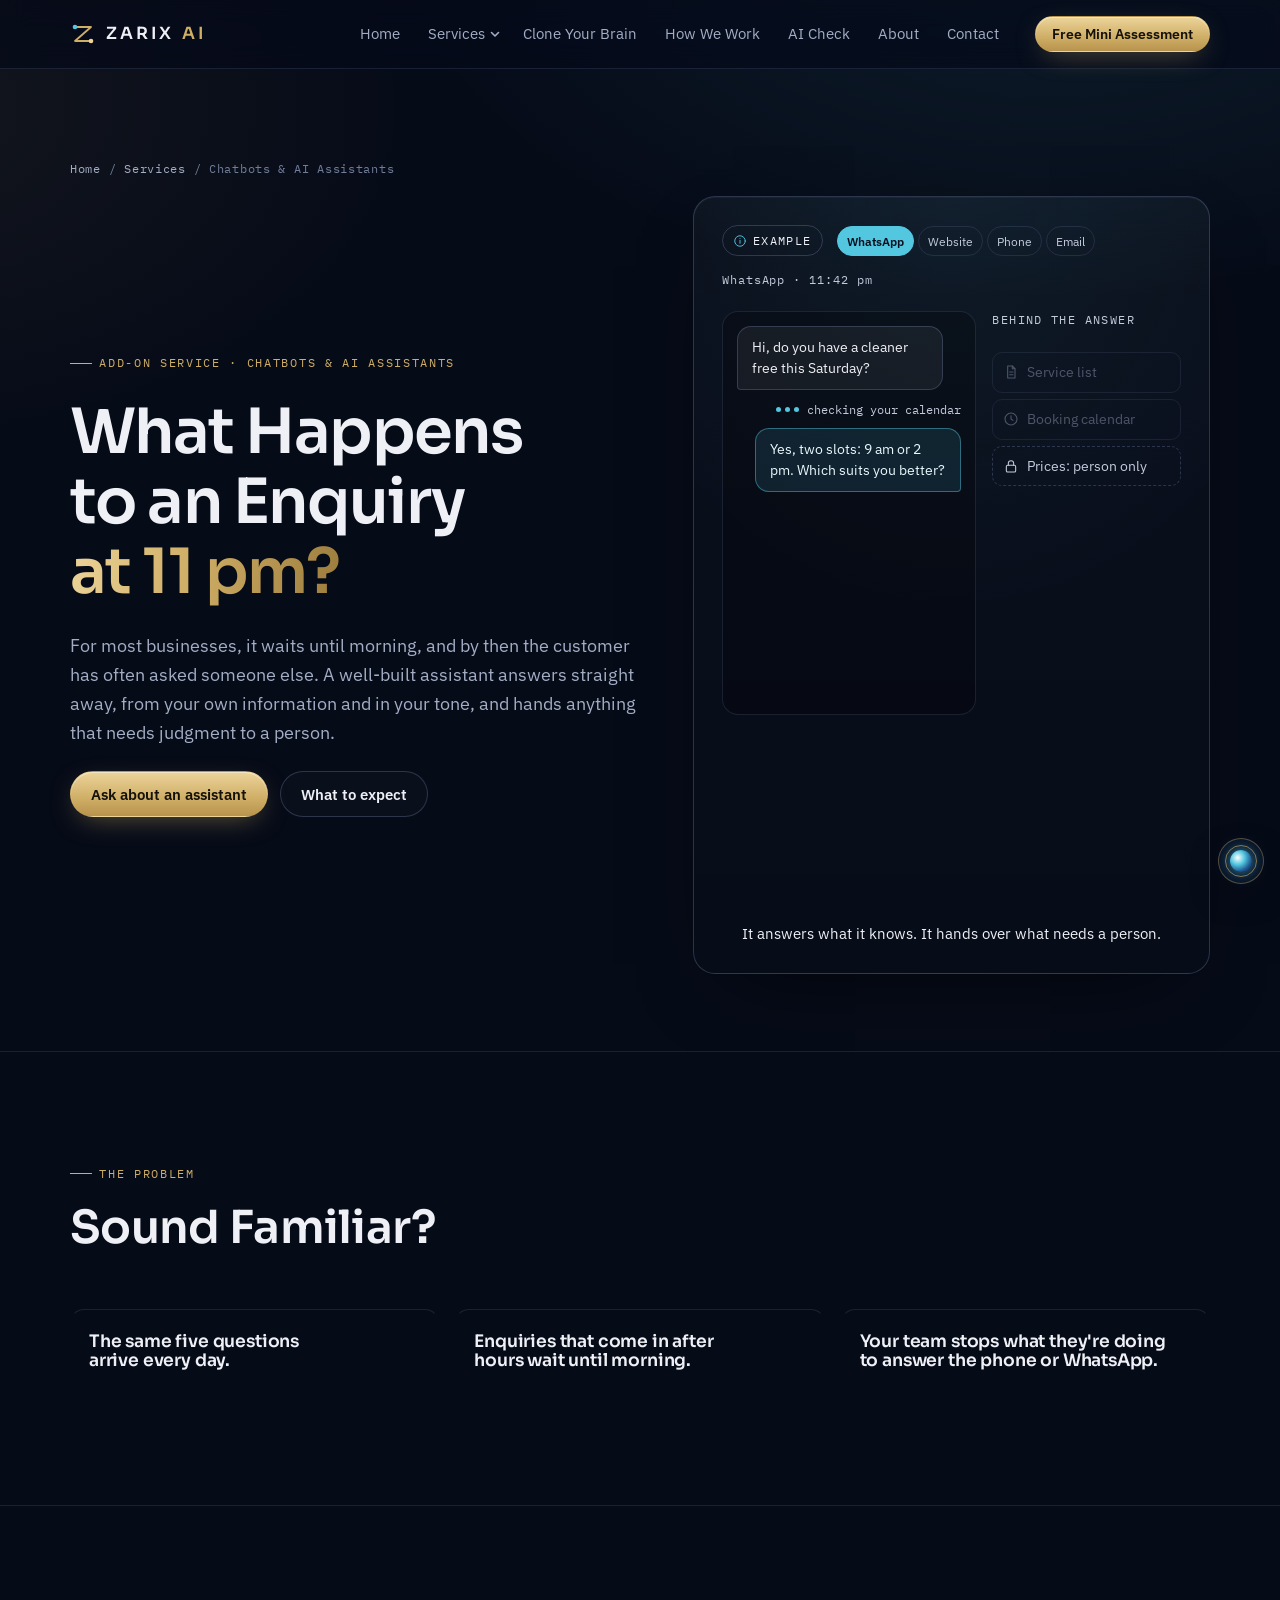
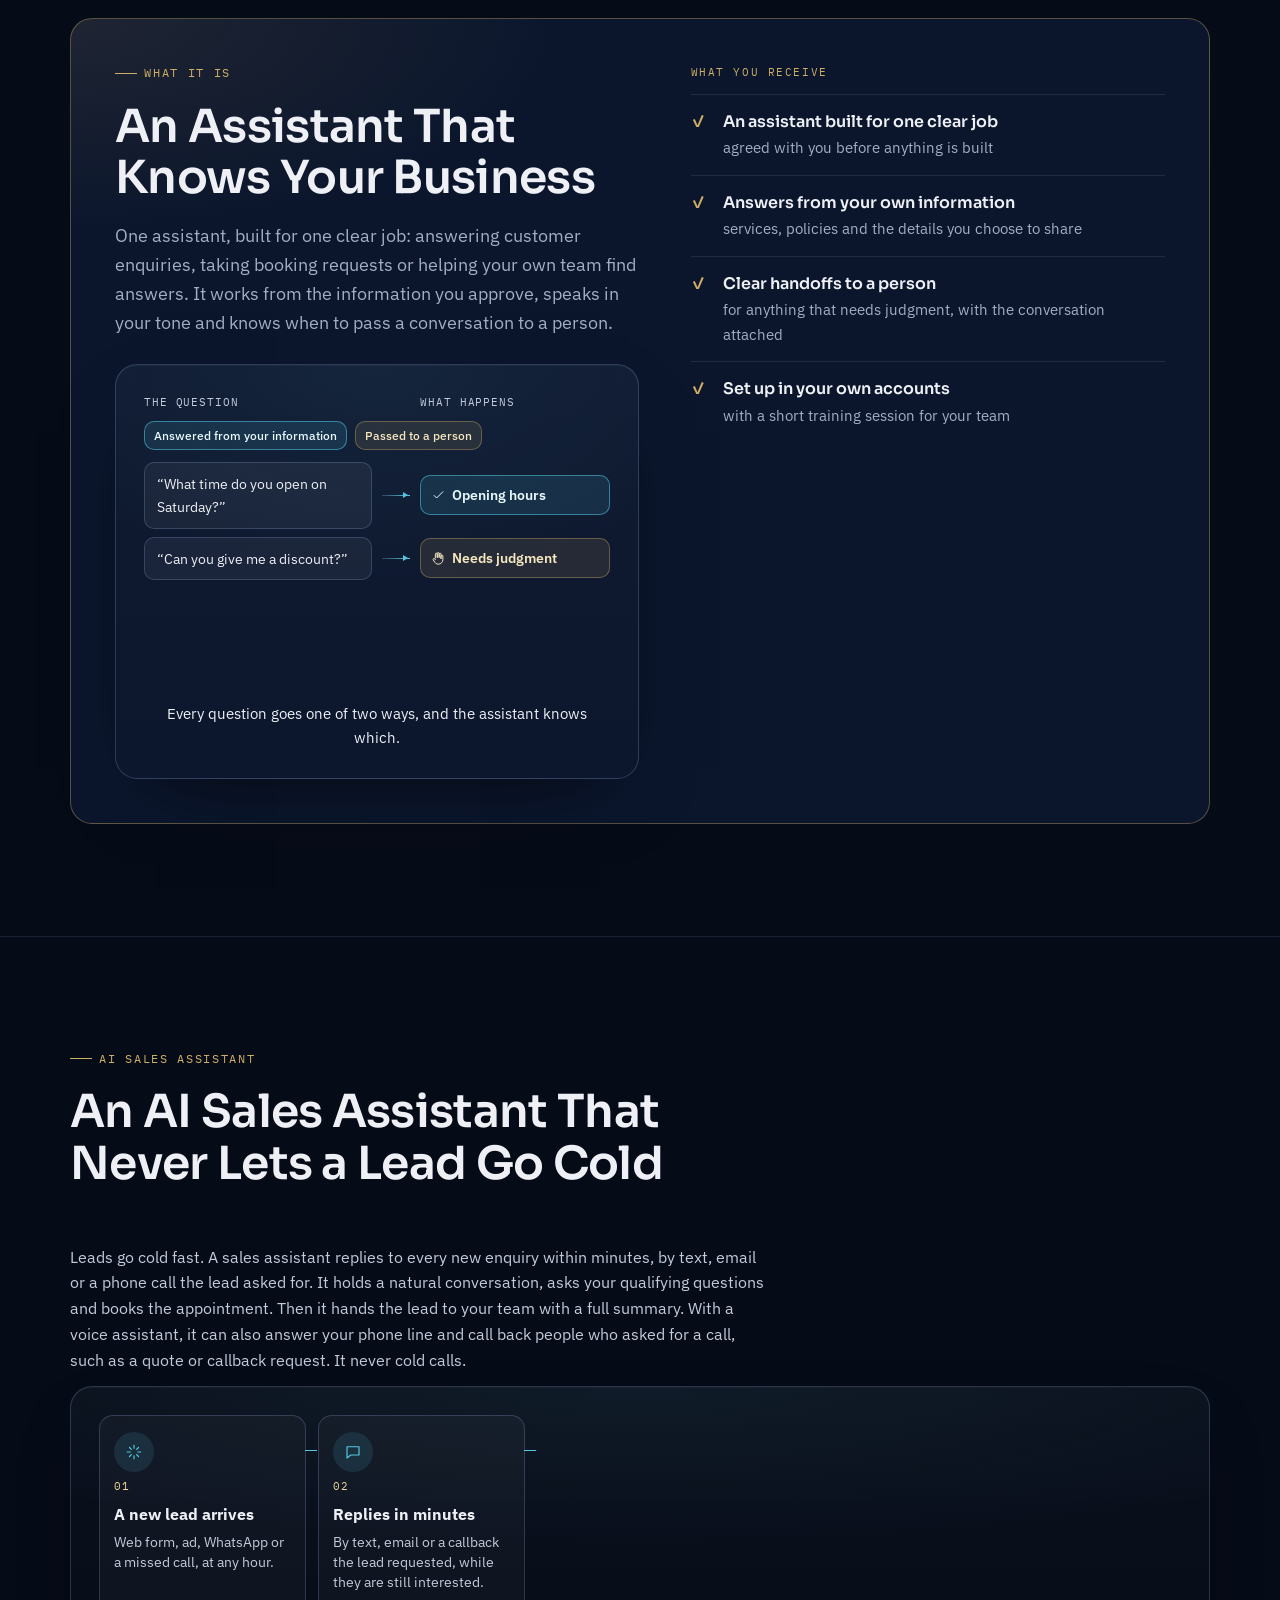
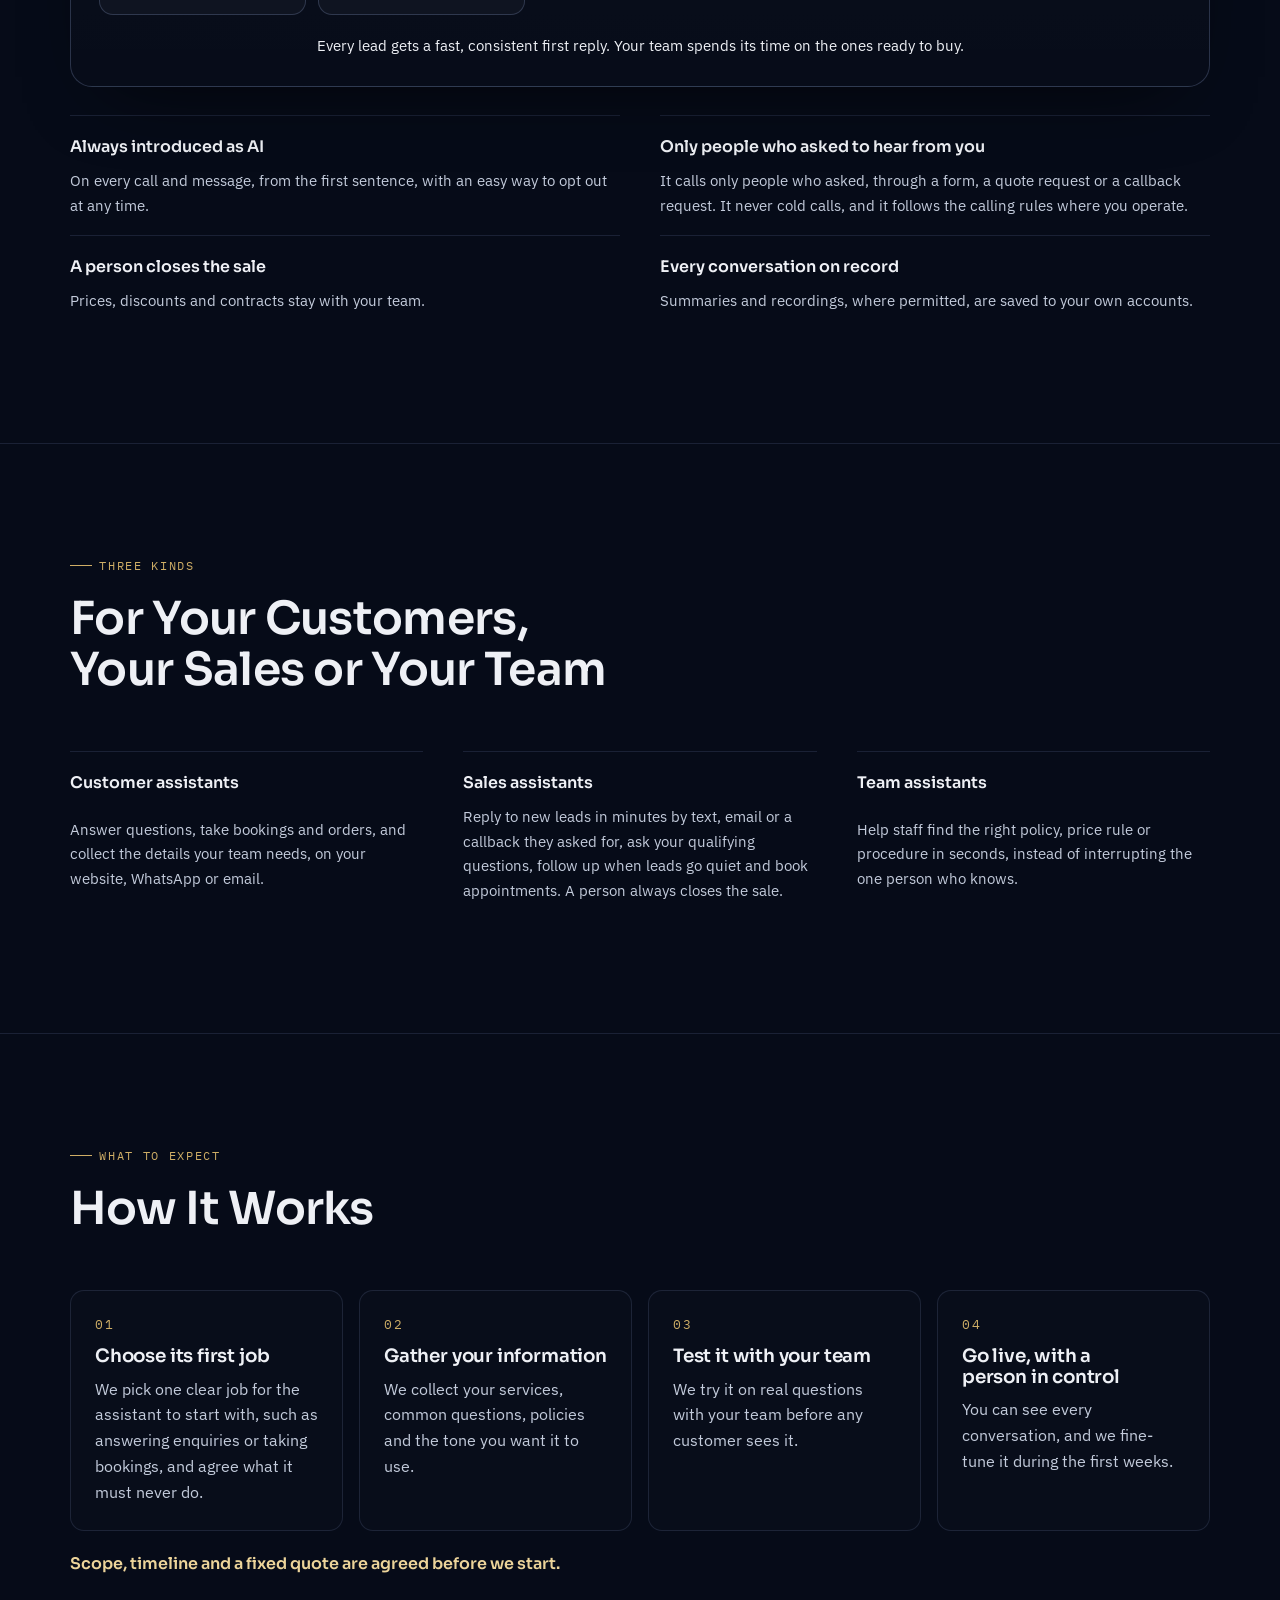
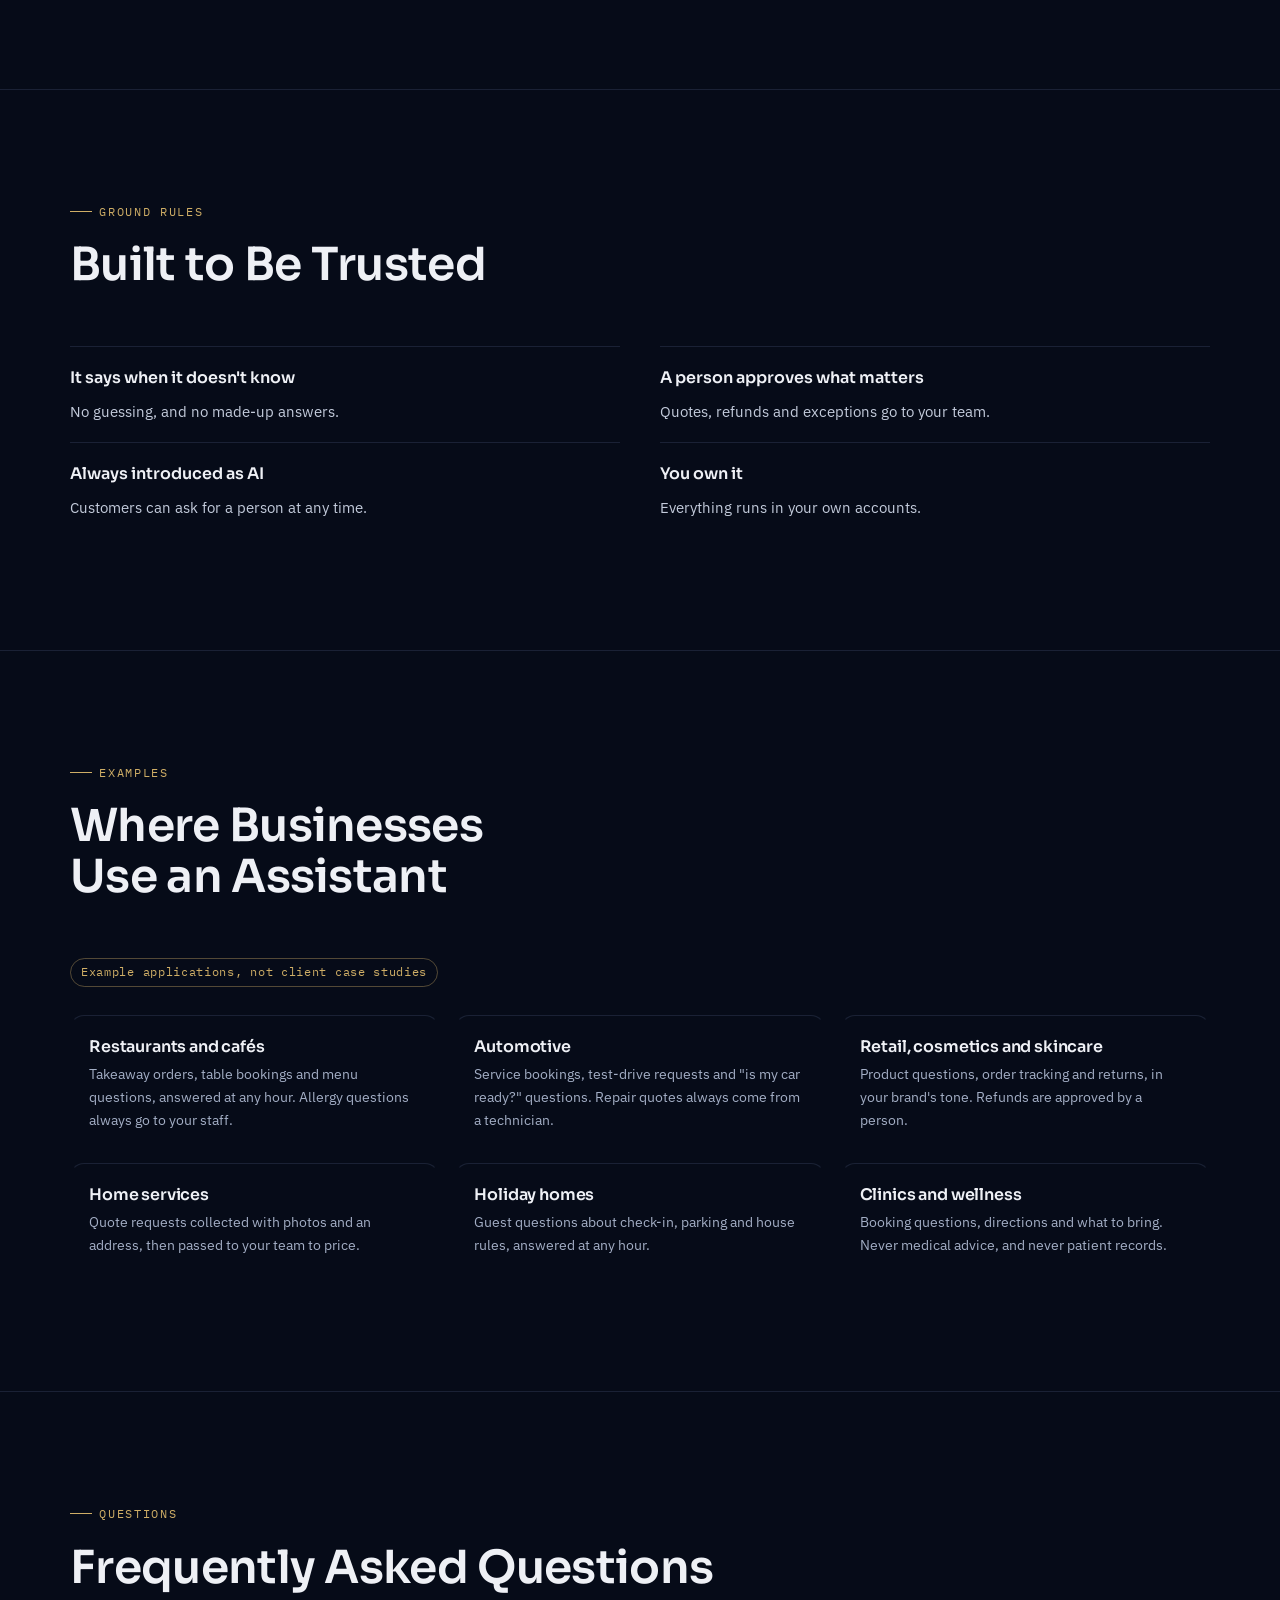
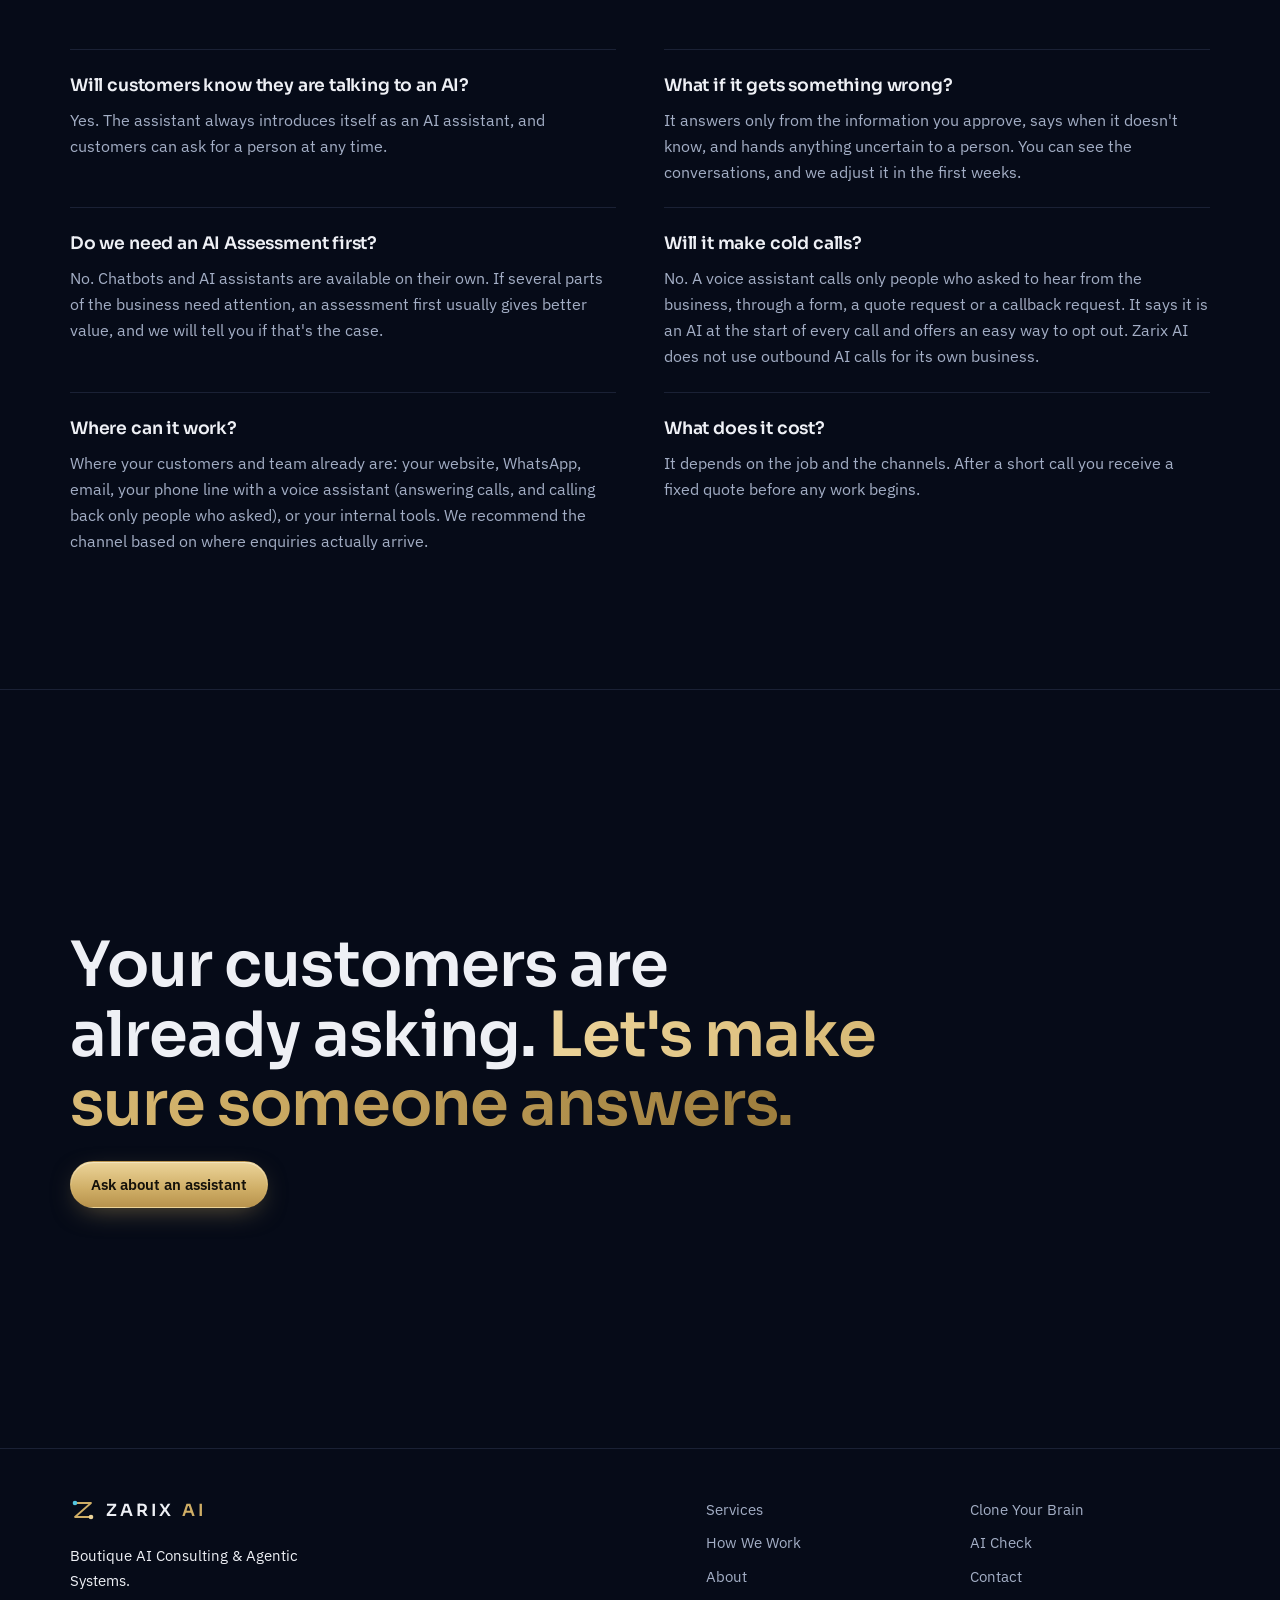
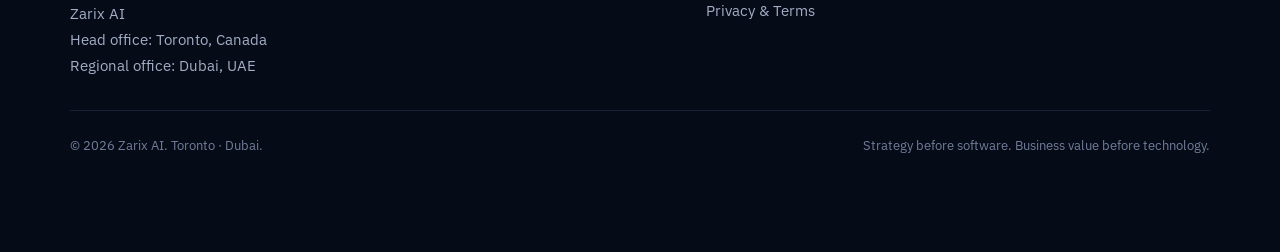
<file: chatbots-ai-assistants.html>
<!doctype html>
<html lang="en-CA">
<head>
<meta charset="utf-8">
<meta name="viewport" content="width=device-width, initial-scale=1, viewport-fit=cover">
<title>Chatbots, AI Sales Assistants and Voice Assistants | Zarix AI</title>
<meta name="description" content="Zarix AI builds chatbots, AI sales assistants and voice assistants that answer customers, reply to new leads within minutes and book appointments, from your own information, with a person in control of anything that matters.">
<link rel="canonical" href="https://zarix.ai/chatbots-ai-assistants">
<meta property="og:type" content="website"><meta property="og:site_name" content="Zarix AI"><meta property="og:title" content="Chatbots, AI Sales Assistants and Voice Assistants | Zarix AI"><meta property="og:description" content="Zarix AI builds chatbots, AI sales assistants and voice assistants that answer customers, reply to new leads within minutes and book appointments, from your own information, with a person in control of anything that matters."><meta property="og:url" content="https://zarix.ai/chatbots-ai-assistants"><meta property="og:locale" content="en_CA"><meta property="og:image" content="https://zarix.ai/img/share.jpg"><meta property="og:image:width" content="1200"><meta property="og:image:height" content="630"><meta property="og:image:alt" content="Zarix AI: Turn AI into a business system, not another tool.">
<meta name="twitter:card" content="summary_large_image"><meta name="twitter:title" content="Chatbots, AI Sales Assistants and Voice Assistants | Zarix AI"><meta name="twitter:description" content="Zarix AI builds chatbots, AI sales assistants and voice assistants that answer customers, reply to new leads within minutes and book appointments, from your own information, with a person in control of anything that matters."><meta name="twitter:image" content="https://zarix.ai/img/share.jpg">
<link rel="icon" href="img/favicon.svg" type="image/svg+xml"><link rel="icon" href="img/favicon-32.png" sizes="32x32" type="image/png"><link rel="apple-touch-icon" href="img/apple-touch-icon.png">
<meta name="theme-color" content="#060b18">
<link rel="preconnect" href="https://fonts.googleapis.com"><link rel="preconnect" href="https://fonts.gstatic.com" crossorigin><link rel="stylesheet" href="https://fonts.googleapis.com/css2?family=IBM+Plex+Mono:wght@400;500&family=IBM+Plex+Sans:wght@400;500;600&family=Sora:wght@500;600&display=swap">
<link rel="stylesheet" href="styles.css?v=20261126c">
<script type="application/ld+json">{"@context": "https://schema.org", "@type": "BreadcrumbList", "itemListElement": [{"@type": "ListItem", "position": 1, "name": "Home", "item": "https://zarix.ai/"}, {"@type": "ListItem", "position": 2, "name": "Services", "item": "https://zarix.ai/services.html"}, {"@type": "ListItem", "position": 3, "name": "Chatbots &amp; AI Assistants", "item": "https://zarix.ai/chatbots-ai-assistants"}], "@id": "https://zarix.ai/chatbots-ai-assistants#breadcrumb"}</script>
<script type="application/ld+json">{"@context": "https://schema.org", "@type": "Service", "name": "Chatbots and AI Assistants", "serviceType": "AI chatbots, AI sales assistants and voice assistants", "description": "Customer and team assistants built around one clear job, answering from the business's own approved information, handing anything that needs judgment to a person, set up in the client's own accounts.", "provider": {"@id": "https://zarix.ai/#org"}, "areaServed": [{"@type": "Country", "name": "Canada"}, {"@type": "Country", "name": "United States"}, {"@type": "Country", "name": "United Arab Emirates"}], "url": "https://zarix.ai/chatbots-ai-assistants"}</script>
<script type="application/ld+json">{"@context": "https://schema.org", "@type": "FAQPage", "@id": "https://zarix.ai/chatbots-ai-assistants#faq", "mainEntity": [{"@type": "Question", "name": "Will customers know they are talking to an AI?", "acceptedAnswer": {"@type": "Answer", "text": "Yes. The assistant always introduces itself as an AI assistant, and customers can ask for a person at any time."}}, {"@type": "Question", "name": "What if it gets something wrong?", "acceptedAnswer": {"@type": "Answer", "text": "It answers only from the information you approve, says when it doesn't know, and hands anything uncertain to a person. You can see the conversations, and we adjust it in the first weeks."}}, {"@type": "Question", "name": "Do we need an AI Assessment first?", "acceptedAnswer": {"@type": "Answer", "text": "No. Chatbots and AI assistants are available on their own. If several parts of the business need attention, an assessment first usually gives better value, and we will tell you if that's the case."}}, {"@type": "Question", "name": "Will it make cold calls?", "acceptedAnswer": {"@type": "Answer", "text": "No. A voice assistant calls only people who asked to hear from the business, through a form, a quote request or a callback request. It says it is an AI at the start of every call and offers an easy way to opt out. Zarix AI does not use outbound AI calls for its own business."}}, {"@type": "Question", "name": "Where can it work?", "acceptedAnswer": {"@type": "Answer", "text": "Where your customers and team already are: your website, WhatsApp, email, your phone line with a voice assistant (answering calls, and calling back only people who asked), or your internal tools. We recommend the channel based on where enquiries actually arrive."}}, {"@type": "Question", "name": "What does it cost?", "acceptedAnswer": {"@type": "Answer", "text": "It depends on the job and the channels. After a short call you receive a fixed quote before any work begins."}}], "isPartOf": {"@id": "https://zarix.ai/#site"}, "publisher": {"@id": "https://zarix.ai/#org"}}</script>
<script type="application/ld+json">{"@context": "https://schema.org", "@type": "WebPage", "@id": "https://zarix.ai/chatbots-ai-assistants#webpage", "url": "https://zarix.ai/chatbots-ai-assistants", "name": "Chatbots, AI Sales Assistants and Voice Assistants | Zarix AI", "description": "Zarix AI builds chatbots, AI sales assistants and voice assistants that answer customers, reply to new leads within minutes and book appointments, from your own information, with a person in control of anything that matters.", "isPartOf": {"@id": "https://zarix.ai/#site"}, "publisher": {"@id": "https://zarix.ai/#org"}, "about": {"@id": "https://zarix.ai/#org"}, "inLanguage": "en", "breadcrumb": {"@id": "https://zarix.ai/chatbots-ai-assistants#breadcrumb"}}</script>
</head>
<body>
<a class="skip" href="#main">Skip to content</a>
<header class="site-header"><div class="wrap nav">
<a class="brand" href="index.html" aria-label="Zarix AI home"><svg width="26" height="26" viewBox="0 0 26 26" aria-hidden="true" focusable="false"><path d="M5 6h16L5 20h16" fill="none" stroke="#cfae66" stroke-width="1.8" stroke-linecap="round" stroke-linejoin="round"/><circle cx="5" cy="6" r="2.3" fill="#53c6e0"/><circle cx="21" cy="20" r="2.3" fill="#ecd49a"/></svg>ZARIX<small>AI</small></a>
<button class="nav-toggle" type="button" aria-expanded="false" aria-controls="nav-links">Menu</button>
<ul class="nav-links" id="nav-links"><li><a href="index.html">Home</a></li><li class="has-sub"><a href="services.html">Services</a><button class="sub-toggle" type="button" aria-expanded="false" aria-controls="svc-menu" aria-label="Show all services"><svg width="12" height="12" viewBox="0 0 12 12" aria-hidden="true"><path d="M2.5 4.5 6 8l3.5-3.5" fill="none" stroke="currentColor" stroke-width="1.6" stroke-linecap="round" stroke-linejoin="round"></path></svg></button><div class="sub-menu" id="svc-menu"><p class="sub-head">Our services</p><ul><li><a href="services.html#assessment"><span class="sub-t">AI Assessment</span><span class="sub-d">Find where AI will pay off, and where it won't.</span></a></li><li><a href="services.html#workflow-plan"><span class="sub-t">Workflow Plan</span><span class="sub-d">A build-ready plan for each workflow you choose.</span></a></li><li><a href="services.html#build"><span class="sub-t">Build</span><span class="sub-d">Simple, reliable tools set up in your own accounts.</span></a></li><li><a href="services.html#support"><span class="sub-t">Ongoing Support</span><span class="sub-d">Keep what works working as you grow.</span></a></li><li><a href="clone-your-brain.html"><span class="sub-t">Clone Your Brain</span><span class="sub-d">Your know-how in one place your team can ask.</span></a></li><li><a href="digital-twin.html"><span class="sub-t">Digital Twin</span><span class="sub-d">Optional add-on, quoted per project.</span></a></li><li><a href="chatbots-ai-assistants.html"><span class="sub-t">Chatbots &amp; AI Assistants</span><span class="sub-d">Answer customers, follow up leads, support your team.</span></a></li><li><a href="ai-training.html"><span class="sub-t">Training &amp; Courses</span><span class="sub-d">Workshops and multi-week courses for your team.</span></a></li></ul><a class="sub-all" href="services.html">See all services &rarr;</a></div></li><li><a href="clone-your-brain.html">Clone Your Brain</a></li><li><a href="how-we-work.html">How We Work</a></li><li><a href="ai-readiness.html">AI Check</a></li><li><a href="about.html">About</a></li><li><a href="contact.html">Contact</a></li></ul>
<a class="btn btn-gold btn-sm" href="contact.html#book">Free Mini Assessment</a>
</div></header>
<main id="main">
<section class="hero addon-hero"><div class="wrap">
<p class="crumbs"><a href="index.html">Home</a> / <a href="services.html">Services</a> / <span aria-current="page">Chatbots &amp; AI Assistants</span></p>
<div class="addon-hero-in">
<div class="hero-copy">
<p class="eyebrow">Add-on service · Chatbots &amp; AI Assistants</p>
<h1>What Happens to an Enquiry <span class="gold">at 11 pm?</span></h1>
<p class="lede">For most businesses, it waits until morning, and by then the customer has often asked someone else. A well-built assistant answers straight away, from your own information and in your tone, and hands anything that needs judgment to a person.</p>
<div class="cta-row"><a class="btn btn-gold" href="contact.html#book">Ask about an assistant</a><a class="btn btn-ghost" href="#expect">What to expect</a></div>
</div>
<figure class="ax addon-fig cb-hero" data-seq data-scenes aria-label="Example in three channels. On WhatsApp at night, a customer books a Saturday cleaning and the assistant passes a window-cleaning quote to the team. On a restaurant's website chat, a customer orders two plates for pickup and the assistant flags a garlic allergy for the kitchen to confirm. By email, a driver books a car in for a check engine light and the assistant passes the cost question to a service advisor. On a phone call, an AI voice sales assistant introduces itself as AI, asks a new lead qualifying questions about a window replacement and books a free in-home estimate, then passes the lead to the sales team with a call summary. Each time the assistant answers from the business's own information and hands anything that needs judgment to a person.">
<div class="ax-bar"><span class="ax-tag"><svg class="ax-ic" viewBox="0 0 24 24" aria-hidden="true" focusable="false"><circle cx="12" cy="12" r="9"/><path d="M12 11v5M12 8v.01"/></svg>Example</span><span class="cb-tabs" aria-hidden="true"><span data-tab="0" class="on">WhatsApp</span><span data-tab="1">Website</span><span data-tab="3">Phone</span><span data-tab="2">Email</span></span><span class="seq-label cb-time" aria-hidden="true">WhatsApp · 11:42 pm</span></div>
<div class="cb-scenes" aria-hidden="true"><div class="cb-scene" data-scene="0" data-time="WhatsApp · 11:42 pm">
<div class="cb-wrap">
<div class="cb-thread"><p class="cd-msg in seq-i">Hi, do you have a cleaner free this Saturday?</p><p class="cb-typing seq-i" data-d="900"><i></i><i></i><i></i> checking your calendar</p><div class="cd-msg out seq-i"><p>Yes, two slots: 9 am or 2 pm. Which suits you better?</p></div><p class="cd-msg in seq-i">2 pm please. Can you also do the windows?</p><div class="cd-msg out seq-i"><p>You're booked for 2 pm. Window cleaning needs a quick quote, so I've passed it to the team. They'll confirm in the morning.</p></div></div>
<div class="cb-behind">
<p class="cb-k">Behind the answer</p>
<ul class="cb-src"><li class="seq-i" data-o="2.5" data-d="600"><svg class="ax-ic" viewBox="0 0 24 24" aria-hidden="true" focusable="false"><path d="M7 3h7l4 4v14H7z"/><path d="M14 3v4h4M10 12h5M10 16h5"/></svg>Service list</li><li class="seq-i" data-o="2.6" data-d="600"><svg class="ax-ic" viewBox="0 0 24 24" aria-hidden="true" focusable="false"><circle cx="12" cy="12" r="9"/><path d="M12 7v5l3 2"/></svg>Booking calendar</li><li class="cb-src-off"><svg class="ax-ic" viewBox="0 0 24 24" aria-hidden="true" focusable="false"><rect x="5" y="11" width="14" height="10" rx="2"/><path d="M8 11V8a4 4 0 0 1 8 0v3"/></svg>Prices: person only</li></ul>
<div class="cb-inbox seq-i"><p class="cb-k gold"><svg class="ax-ic" viewBox="0 0 24 24" aria-hidden="true" focusable="false"><path d="M7 11V5a1.5 1.5 0 0 1 3 0v5M10 10V4a1.5 1.5 0 0 1 3 0v6M13 10V5a1.5 1.5 0 0 1 3 0v7M16 12V8a1.5 1.5 0 0 1 3 0v6a7 7 0 0 1-7 7h-1a6 6 0 0 1-5-3l-2.5-4a1.5 1.5 0 0 1 2.5-1.6L7 14"/></svg>Team inbox</p><p class="cb-inbox-t">Windows quote, Saturday 2 pm</p><p class="cb-inbox-s">Needs a person · conversation attached</p><div class="cb-btns"><span class="cb-btn primary">Approve price</span><span class="cb-btn">Reply</span></div></div>
</div>
</div>
</div><div class="cb-scene" data-scene="1" data-time="Website chat · 7:15 pm">
<div class="cb-wrap">
<div class="cb-thread"><p class="cd-msg in seq-i">Can I order two chicken shawarma plates for pickup at 8?</p><p class="cb-typing seq-i" data-d="900"><i></i><i></i><i></i> checking tonight's menu</p><div class="cd-msg out seq-i"><p>Yes. Two chicken shawarma plates for pickup at 8 pm. Would you like to add drinks or dessert?</p></div><p class="cd-msg in seq-i">No thanks. Can one be made without garlic? I have an allergy.</p><div class="cd-msg out seq-i"><p>Your order is in for 8 pm. Because it's an allergy, I've flagged it for the kitchen team to confirm with you directly before they start.</p></div></div>
<div class="cb-behind">
<p class="cb-k">Behind the answer</p>
<ul class="cb-src"><li class="seq-i" data-o="2.5" data-d="600"><svg class="ax-ic" viewBox="0 0 24 24" aria-hidden="true" focusable="false"><path d="M7 3h7l4 4v14H7z"/><path d="M14 3v4h4M10 12h5M10 16h5"/></svg>Tonight's menu</li><li class="seq-i" data-o="2.6" data-d="600"><svg class="ax-ic" viewBox="0 0 24 24" aria-hidden="true" focusable="false"><circle cx="12" cy="12" r="9"/><path d="M12 7v5l3 2"/></svg>Pickup times</li><li class="cb-src-off"><svg class="ax-ic" viewBox="0 0 24 24" aria-hidden="true" focusable="false"><rect x="5" y="11" width="14" height="10" rx="2"/><path d="M8 11V8a4 4 0 0 1 8 0v3"/></svg>Allergies: staff confirm</li></ul>
<div class="cb-inbox seq-i"><p class="cb-k gold"><svg class="ax-ic" viewBox="0 0 24 24" aria-hidden="true" focusable="false"><path d="M7 11V5a1.5 1.5 0 0 1 3 0v5M10 10V4a1.5 1.5 0 0 1 3 0v6M13 10V5a1.5 1.5 0 0 1 3 0v7M16 12V8a1.5 1.5 0 0 1 3 0v6a7 7 0 0 1-7 7h-1a6 6 0 0 1-5-3l-2.5-4a1.5 1.5 0 0 1 2.5-1.6L7 14"/></svg>Team inbox</p><p class="cb-inbox-t">Allergy check, pickup 8 pm</p><p class="cb-inbox-s">Needs a person · order attached</p><div class="cb-btns"><span class="cb-btn primary">Confirm with kitchen</span><span class="cb-btn">Call customer</span></div></div>
</div>
</div>
</div><div class="cb-scene" data-scene="3" data-time="Phone call · 6:20 pm">
<div class="cb-wrap">
<div class="cb-thread"><p class="cb-call"><span class="cb-call-dot"></span>AI voice assistant · live transcript<span class="tw-wave"><i style="animation-delay:0.00s"></i><i style="animation-delay:0.11s"></i><i style="animation-delay:0.22s"></i><i style="animation-delay:0.33s"></i><i style="animation-delay:0.44s"></i><i style="animation-delay:0.55s"></i><i style="animation-delay:0.66s"></i><i style="animation-delay:0.77s"></i><i style="animation-delay:0.88s"></i><i style="animation-delay:0.09s"></i></span></p><p class="cd-msg in seq-i">Hi, I saw your ad. How much would new windows cost for my house?</p><p class="cb-typing seq-i" data-d="900"><i></i><i></i><i></i> listening</p><div class="cd-msg out seq-i"><p>Happy to help. I'm the company's AI assistant. Prices depend on the job, so may I ask how many windows, and whether they're replacements?</p></div><p class="cd-msg in seq-i">About twelve, all replacements. Ideally before spring.</p><div class="cd-msg out seq-i"><p>Thank you. A consultant should measure first. I can book a free in-home estimate: Tuesday at 5 pm or Saturday at 11 am?</p></div></div>
<div class="cb-behind">
<p class="cb-k">Behind the answer</p>
<ul class="cb-src"><li class="seq-i" data-o="2.5" data-d="600"><svg class="ax-ic" viewBox="0 0 24 24" aria-hidden="true" focusable="false"><path d="M7 3h7l4 4v14H7z"/><path d="M14 3v4h4M10 12h5M10 16h5"/></svg>Your qualifying questions</li><li class="seq-i" data-o="2.6" data-d="600"><svg class="ax-ic" viewBox="0 0 24 24" aria-hidden="true" focusable="false"><circle cx="12" cy="12" r="9"/><path d="M12 7v5l3 2"/></svg>Sales calendar</li><li class="cb-src-off"><svg class="ax-ic" viewBox="0 0 24 24" aria-hidden="true" focusable="false"><rect x="5" y="11" width="14" height="10" rx="2"/><path d="M8 11V8a4 4 0 0 1 8 0v3"/></svg>Quotes and discounts: sales team</li></ul>
<div class="cb-inbox seq-i"><p class="cb-k gold"><svg class="ax-ic" viewBox="0 0 24 24" aria-hidden="true" focusable="false"><path d="M7 11V5a1.5 1.5 0 0 1 3 0v5M10 10V4a1.5 1.5 0 0 1 3 0v6M13 10V5a1.5 1.5 0 0 1 3 0v7M16 12V8a1.5 1.5 0 0 1 3 0v6a7 7 0 0 1-7 7h-1a6 6 0 0 1-5-3l-2.5-4a1.5 1.5 0 0 1 2.5-1.6L7 14"/></svg>Sales pipeline</p><p class="cb-inbox-t">New lead: 12 windows, before spring</p><p class="cb-inbox-s">Estimate booked · call summary attached</p><div class="cb-btns"><span class="cb-btn primary">Call back</span><span class="cb-btn">View summary</span></div></div>
</div>
</div>
</div><div class="cb-scene" data-scene="2" data-time="Email · 8:05 am">
<div class="cb-wrap">
<div class="cb-thread"><p class="cd-msg in seq-i">My check engine light came on. Can I bring the car in this week?</p><p class="cb-typing seq-i" data-d="900"><i></i><i></i><i></i> checking the service bays</p><div class="cd-msg out seq-i"><p>We can see you Wednesday at 10 am or Thursday at 2 pm. Which works better?</p></div><p class="cd-msg in seq-i">Wednesday. Roughly how much will it cost?</p><div class="cd-msg out seq-i"><p>You're booked for Wednesday at 10 am. A technician needs to inspect the car before quoting, so a service advisor will call you with an estimate.</p></div></div>
<div class="cb-behind">
<p class="cb-k">Behind the answer</p>
<ul class="cb-src"><li class="seq-i" data-o="2.5" data-d="600"><svg class="ax-ic" viewBox="0 0 24 24" aria-hidden="true" focusable="false"><path d="M7 3h7l4 4v14H7z"/><path d="M14 3v4h4M10 12h5M10 16h5"/></svg>Service menu</li><li class="seq-i" data-o="2.6" data-d="600"><svg class="ax-ic" viewBox="0 0 24 24" aria-hidden="true" focusable="false"><circle cx="12" cy="12" r="9"/><path d="M12 7v5l3 2"/></svg>Bay schedule</li><li class="cb-src-off"><svg class="ax-ic" viewBox="0 0 24 24" aria-hidden="true" focusable="false"><rect x="5" y="11" width="14" height="10" rx="2"/><path d="M8 11V8a4 4 0 0 1 8 0v3"/></svg>Repair quotes: technician only</li></ul>
<div class="cb-inbox seq-i"><p class="cb-k gold"><svg class="ax-ic" viewBox="0 0 24 24" aria-hidden="true" focusable="false"><path d="M7 11V5a1.5 1.5 0 0 1 3 0v5M10 10V4a1.5 1.5 0 0 1 3 0v6M13 10V5a1.5 1.5 0 0 1 3 0v7M16 12V8a1.5 1.5 0 0 1 3 0v6a7 7 0 0 1-7 7h-1a6 6 0 0 1-5-3l-2.5-4a1.5 1.5 0 0 1 2.5-1.6L7 14"/></svg>Team inbox</p><p class="cb-inbox-t">Check engine light, Wed 10 am</p><p class="cb-inbox-s">Needs a technician · email attached</p><div class="cb-btns"><span class="cb-btn primary">Call customer</span><span class="cb-btn">Add notes</span></div></div>
</div>
</div>
</div></div>
<figcaption>It answers what it knows. It hands over what needs a person.</figcaption>
</figure>
</div>
</div></section>

<section class="band" aria-labelledby="p-h"><div class="wrap">
<div class="band-head"><p class="eyebrow">The problem</p><h2 id="p-h">Sound Familiar?</h2></div>
<ul class="problems"><li><h3>The same five questions arrive every day.</h3></li><li><h3>Enquiries that come in after hours wait until morning.</h3></li><li><h3>Your team stops what they're doing to answer the phone or WhatsApp.</h3></li></ul>
</div></section>

<section class="band" aria-labelledby="w-h"><div class="wrap">
<div class="assess">
<div class="assess-copy">
<p class="eyebrow">What it is</p>
<h2 id="w-h">An Assistant That Knows Your Business</h2>
<p class="lede">One assistant, built for one clear job: answering customer enquiries, taking booking requests or helping your own team find answers. It works from the information you approve, speaks in your tone and knows when to pass a conversation to a person.</p>
<figure class="ax addon-fig tri-fig" data-seq aria-label="Illustration: every question goes one of two ways. Opening hours and service areas are answered from the business's own information. A discount request and a complaint are passed to a person.">
<div class="tri-head" aria-hidden="true"><span>The question</span><span></span><span>What happens</span></div><div class="tri-key" aria-hidden="true"><span class="tri-out ans">Answered from your information</span><span class="tri-out per">Passed to a person</span></div>
<ul class="tri" aria-hidden="true">
<li class="tri-row seq-i" data-o="1"><span class="tri-q">“What time do you open on Saturday?”</span><span class="tri-arrow"></span><span class="tri-out ans"><svg class="ax-ic" viewBox="0 0 24 24" aria-hidden="true" focusable="false"><path d="m5 12 4 4 10-10"/></svg>Opening hours</span></li>
<li class="tri-row seq-i" data-o="2"><span class="tri-q">“Can you give me a discount?”</span><span class="tri-arrow"></span><span class="tri-out per"><svg class="ax-ic" viewBox="0 0 24 24" aria-hidden="true" focusable="false"><path d="M7 11V5a1.5 1.5 0 0 1 3 0v5M10 10V4a1.5 1.5 0 0 1 3 0v6M13 10V5a1.5 1.5 0 0 1 3 0v7M16 12V8a1.5 1.5 0 0 1 3 0v6a7 7 0 0 1-7 7h-1a6 6 0 0 1-5-3l-2.5-4a1.5 1.5 0 0 1 2.5-1.6L7 14"/></svg>Needs judgment</span></li>
<li class="tri-row seq-i" data-o="3"><span class="tri-q">“Do you cover Mississauga?”</span><span class="tri-arrow"></span><span class="tri-out ans"><svg class="ax-ic" viewBox="0 0 24 24" aria-hidden="true" focusable="false"><path d="m5 12 4 4 10-10"/></svg>Service areas</span></li>
<li class="tri-row seq-i" data-o="4"><span class="tri-q">“My last visit was missed.”</span><span class="tri-arrow"></span><span class="tri-out per"><svg class="ax-ic" viewBox="0 0 24 24" aria-hidden="true" focusable="false"><path d="M7 11V5a1.5 1.5 0 0 1 3 0v5M10 10V4a1.5 1.5 0 0 1 3 0v6M13 10V5a1.5 1.5 0 0 1 3 0v7M16 12V8a1.5 1.5 0 0 1 3 0v6a7 7 0 0 1-7 7h-1a6 6 0 0 1-5-3l-2.5-4a1.5 1.5 0 0 1 2.5-1.6L7 14"/></svg>Complaint</span></li>
</ul>
<figcaption>Every question goes one of two ways, and the assistant knows which.</figcaption>
</figure>
</div>
<div class="assess-get">
<p class="assess-k">What you receive</p>
<ul class="receive"><li><strong>An assistant built for one clear job</strong><span>agreed with you before anything is built</span></li><li><strong>Answers from your own information</strong><span>services, policies and the details you choose to share</span></li><li><strong>Clear handoffs to a person</strong><span>for anything that needs judgment, with the conversation attached</span></li><li><strong>Set up in your own accounts</strong><span>with a short training session for your team</span></li></ul>
</div>
</div>
</div></section>

<section class="band" aria-labelledby="s-h"><div class="wrap">
<div class="band-head"><p class="eyebrow">AI sales assistant</p><h2 id="s-h">An AI Sales Assistant That Never Lets a Lead Go Cold</h2></div>
<p class="tier-lede">Leads go cold fast. A sales assistant replies to every new enquiry within minutes, by text, email or a phone call the lead asked for. It holds a natural conversation, asks your qualifying questions and books the appointment. Then it hands the lead to your team with a full summary. With a voice assistant, it can also answer your phone line and call back people who asked for a call, such as a quote or callback request. It never cold calls.</p><figure class="ax addon-fig sj-fig" data-seq aria-label="Illustration of an AI sales assistant: a new lead arrives from a web form, an ad or a missed call; the assistant replies within minutes by text, email or a callback the lead requested; it asks your qualifying questions; it books the appointment in your calendar and hands the lead to a person with a summary.">
<ol class="sj" aria-hidden="true">
<li class="seq-i" data-o="1"><span class="sj-ic"><svg class="ax-ic" viewBox="0 0 24 24" aria-hidden="true" focusable="false"><path d="M12 3v4M12 17v4M3 12h4M17 12h4M6 6l2.5 2.5M15.5 15.5 18 18M6 18l2.5-2.5M15.5 8.5 18 6"/></svg></span><span class="n">01</span><strong>A new lead arrives</strong><span>Web form, ad, WhatsApp or a missed call, at any hour.</span></li>
<li class="seq-i" data-o="2"><span class="sj-ic"><svg class="ax-ic" viewBox="0 0 24 24" aria-hidden="true" focusable="false"><path d="M4 5h16v11H9l-5 4z"/></svg></span><span class="n">02</span><strong>Replies in minutes</strong><span>By text, email or a callback the lead requested, while they are still interested.</span></li>
<li class="seq-i" data-o="3"><span class="sj-ic"><svg class="ax-ic" viewBox="0 0 24 24" aria-hidden="true" focusable="false"><path d="M7 3h7l4 4v14H7z"/><path d="M14 3v4h4M10 12h5M10 16h5"/></svg></span><span class="n">03</span><strong>Asks your questions</strong><span>The ones your best salesperson asks, to see if it's a fit.</span></li>
<li class="seq-i" data-o="4"><span class="sj-ic"><svg class="ax-ic" viewBox="0 0 24 24" aria-hidden="true" focusable="false"><circle cx="12" cy="12" r="9"/><path d="M12 7v5l3 2"/></svg></span><span class="n">04</span><strong>Books the appointment</strong><span>Straight into your calendar, with reminders.</span></li>
<li class="seq-i" data-o="5"><span class="sj-ic"><svg class="ax-ic" viewBox="0 0 24 24" aria-hidden="true" focusable="false"><path d="M7 11V5a1.5 1.5 0 0 1 3 0v5M10 10V4a1.5 1.5 0 0 1 3 0v6M13 10V5a1.5 1.5 0 0 1 3 0v7M16 12V8a1.5 1.5 0 0 1 3 0v6a7 7 0 0 1-7 7h-1a6 6 0 0 1-5-3l-2.5-4a1.5 1.5 0 0 1 2.5-1.6L7 14"/></svg></span><span class="n">05</span><strong>Hands over to a person</strong><span>With a summary, so your team closes the sale.</span></li>
</ol>
<figcaption>Every lead gets a fast, consistent first reply. Your team spends its time on the ones ready to buy.</figcaption>
</figure><ul class="principles" style="margin-top:28px"><li><strong>Always introduced as AI</strong><span>On every call and message, from the first sentence, with an easy way to opt out at any time.</span></li><li><strong>Only people who asked to hear from you</strong><span>It calls only people who asked, through a form, a quote request or a callback request. It never cold calls, and it follows the calling rules where you operate.</span></li><li><strong>A person closes the sale</strong><span>Prices, discounts and contracts stay with your team.</span></li><li><strong>Every conversation on record</strong><span>Summaries and recordings, where permitted, are saved to your own accounts.</span></li></ul>
</div></section>

<section class="band" aria-labelledby="k-h"><div class="wrap">
<div class="band-head"><p class="eyebrow">Three kinds</p><h2 id="k-h">For Your Customers, Your Sales or Your Team</h2></div>
<ul class="principles three-col"><li><strong>Customer assistants</strong><span>Answer questions, take bookings and orders, and collect the details your team needs, on your website, WhatsApp or email.</span></li><li><strong>Sales assistants</strong><span>Reply to new leads in minutes by text, email or a callback they asked for, ask your qualifying questions, follow up when leads go quiet and book appointments. A person always closes the sale.</span></li><li><strong>Team assistants</strong><span>Help staff find the right policy, price rule or procedure in seconds, instead of interrupting the one person who knows.</span></li></ul>
</div></section>

<section class="band" id="expect" aria-labelledby="x-h"><div class="wrap">
<div class="band-head"><p class="eyebrow">What to expect</p><h2 id="x-h">How It Works</h2></div>
<ol class="steps4"><li><span class="n">01</span><h3>Choose its first job</h3><p>We pick one clear job for the assistant to start with, such as answering enquiries or taking bookings, and agree what it must never do.</p></li><li><span class="n">02</span><h3>Gather your information</h3><p>We collect your services, common questions, policies and the tone you want it to use.</p></li><li><span class="n">03</span><h3>Test it with your team</h3><p>We try it on real questions with your team before any customer sees it.</p></li><li><span class="n">04</span><h3>Go live, with a person in control</h3><p>You can see every conversation, and we fine-tune it during the first weeks.</p></li></ol>
<p class="decide-note">Scope, timeline and a fixed quote are agreed before we start.</p>
</div></section>

<section class="band" aria-labelledby="g-h"><div class="wrap">
<div class="band-head"><p class="eyebrow">Ground rules</p><h2 id="g-h">Built to Be Trusted</h2></div>
<ul class="principles"><li><strong>It says when it doesn't know</strong><span>No guessing, and no made-up answers.</span></li><li><strong>A person approves what matters</strong><span>Quotes, refunds and exceptions go to your team.</span></li><li><strong>Always introduced as AI</strong><span>Customers can ask for a person at any time.</span></li><li><strong>You own it</strong><span>Everything runs in your own accounts.</span></li></ul>
</div></section>

<section class="band" aria-labelledby="e-h"><div class="wrap">
<div class="band-head"><p class="eyebrow">Examples</p><h2 id="e-h">Where Businesses Use an Assistant</h2></div>
<p><span class="label-note">Example applications, not client case studies</span></p><ul class="examples three"><li><h3>Restaurants and cafés</h3><p>Takeaway orders, table bookings and menu questions, answered at any hour. Allergy questions always go to your staff.</p></li><li><h3>Automotive</h3><p>Service bookings, test-drive requests and "is my car ready?" questions. Repair quotes always come from a technician.</p></li><li><h3>Retail, cosmetics and skincare</h3><p>Product questions, order tracking and returns, in your brand's tone. Refunds are approved by a person.</p></li><li><h3>Home services</h3><p>Quote requests collected with photos and an address, then passed to your team to price.</p></li><li><h3>Holiday homes</h3><p>Guest questions about check-in, parking and house rules, answered at any hour.</p></li><li><h3>Clinics and wellness</h3><p>Booking questions, directions and what to bring. Never medical advice, and never patient records.</p></li></ul>
</div></section>

<section class="band" aria-labelledby="f-h"><div class="wrap">
<div class="band-head"><p class="eyebrow">Questions</p><h2 id="f-h">Frequently Asked Questions</h2></div>
<dl class="faq"><div><dt>Will customers know they are talking to an AI?</dt><dd>Yes. The assistant always introduces itself as an AI assistant, and customers can ask for a person at any time.</dd></div><div><dt>What if it gets something wrong?</dt><dd>It answers only from the information you approve, says when it doesn't know, and hands anything uncertain to a person. You can see the conversations, and we adjust it in the first weeks.</dd></div><div><dt>Do we need an AI Assessment first?</dt><dd>No. Chatbots and AI assistants are available on their own. If several parts of the business need attention, an assessment first usually gives better value, and we will tell you if that's the case.</dd></div><div><dt>Will it make cold calls?</dt><dd>No. A voice assistant calls only people who asked to hear from the business, through a form, a quote request or a callback request. It says it is an AI at the start of every call and offers an easy way to opt out. Zarix AI does not use outbound AI calls for its own business.</dd></div><div><dt>Where can it work?</dt><dd>Where your customers and team already are: your website, WhatsApp, email, your phone line with a voice assistant (answering calls, and calling back only people who asked), or your internal tools. We recommend the channel based on where enquiries actually arrive.</dd></div><div><dt>What does it cost?</dt><dd>It depends on the job and the channels. After a short call you receive a fixed quote before any work begins.</dd></div></dl>
</div></section>

<section class="band"><div class="wrap final">
<h2>Your customers are already asking. <span class="gold">Let's make sure someone answers.</span></h2>
<a class="btn btn-gold" href="contact.html#book">Ask about an assistant</a>
</div></section>
</main>
<footer class="site-footer"><div class="wrap foot">
<div><a class="brand" href="index.html"><svg width="26" height="26" viewBox="0 0 26 26" aria-hidden="true" focusable="false"><path d="M5 6h16L5 20h16" fill="none" stroke="#cfae66" stroke-width="1.8" stroke-linecap="round" stroke-linejoin="round"/><circle cx="5" cy="6" r="2.3" fill="#53c6e0"/><circle cx="21" cy="20" r="2.3" fill="#ecd49a"/></svg>ZARIX<small>AI</small></a>
<p class="foot-tag">Boutique AI Consulting &amp; Agentic Systems.</p>
<address><span>Zarix AI</span><span>Head office: Toronto, Canada</span><span>Regional office: Dubai, UAE</span></address>
<ul class="social" aria-label="Social profiles"></ul></div>
<nav aria-label="Footer"><ul>
<li><a href="services.html">Services</a></li><li><a href="clone-your-brain.html">Clone Your Brain</a></li><li><a href="how-we-work.html">How We Work</a></li>
<li><a href="ai-readiness.html">AI Check</a></li><li><a href="about.html">About</a></li>
<li><a href="contact.html">Contact</a></li><li><a href="privacy.html">Privacy &amp; Terms</a></li>
</ul></nav>
<div class="foot-base"><span>© <span id="year">2026</span> Zarix AI. Toronto · Dubai.</span><span>Strategy before software. Business value before technology.</span></div>
</div></footer>
<div class="mobile-cta"><button type="button" class="mcta-ask" data-open-chat aria-label="Ask Linda AI"><span class="zc-orb" aria-hidden="true"></span><span>Ask</span></button><a class="btn btn-gold" href="contact.html#book">Book a Free Mini Assessment</a></div>
<script src="site.js?v=20261126c" defer></script>
<script src="kb.js?v=20261126e" defer></script>
<script src="chat.js?v=20261126c" defer></script>
</body>
</html>
</file>
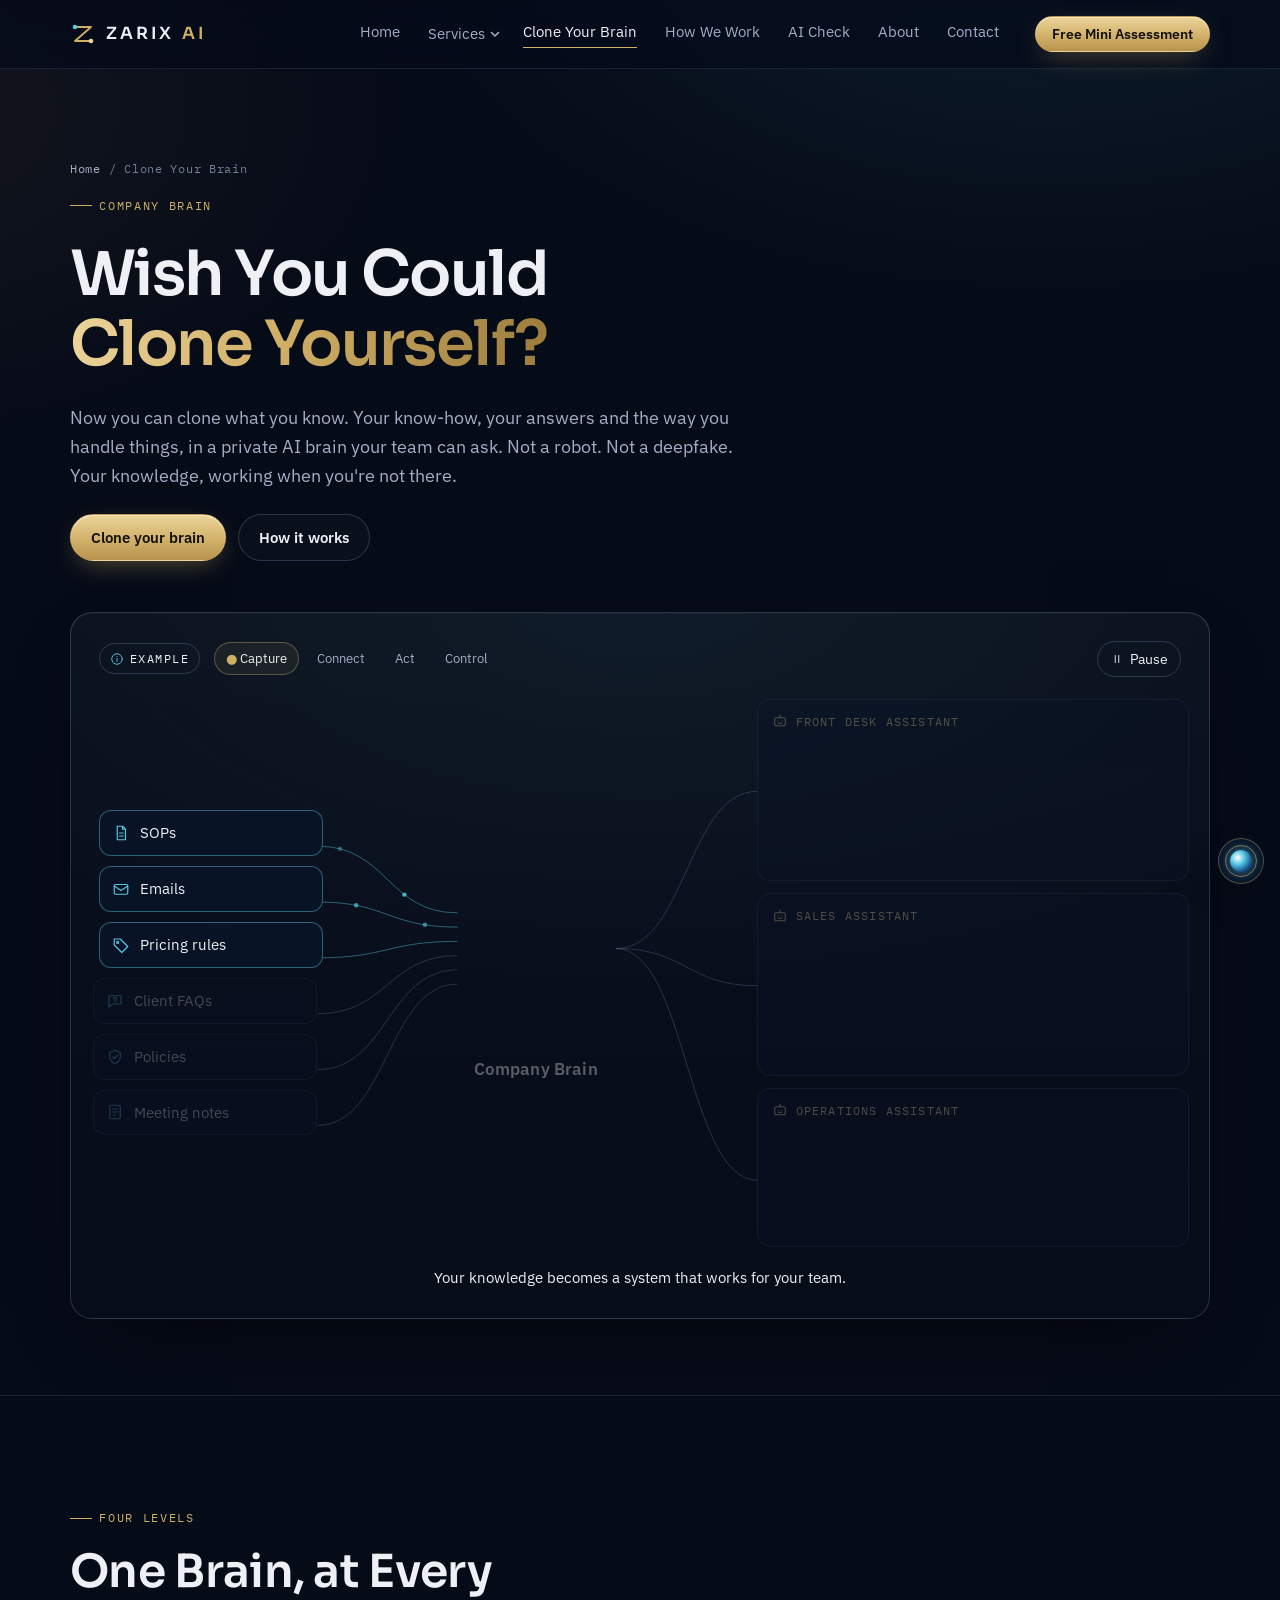
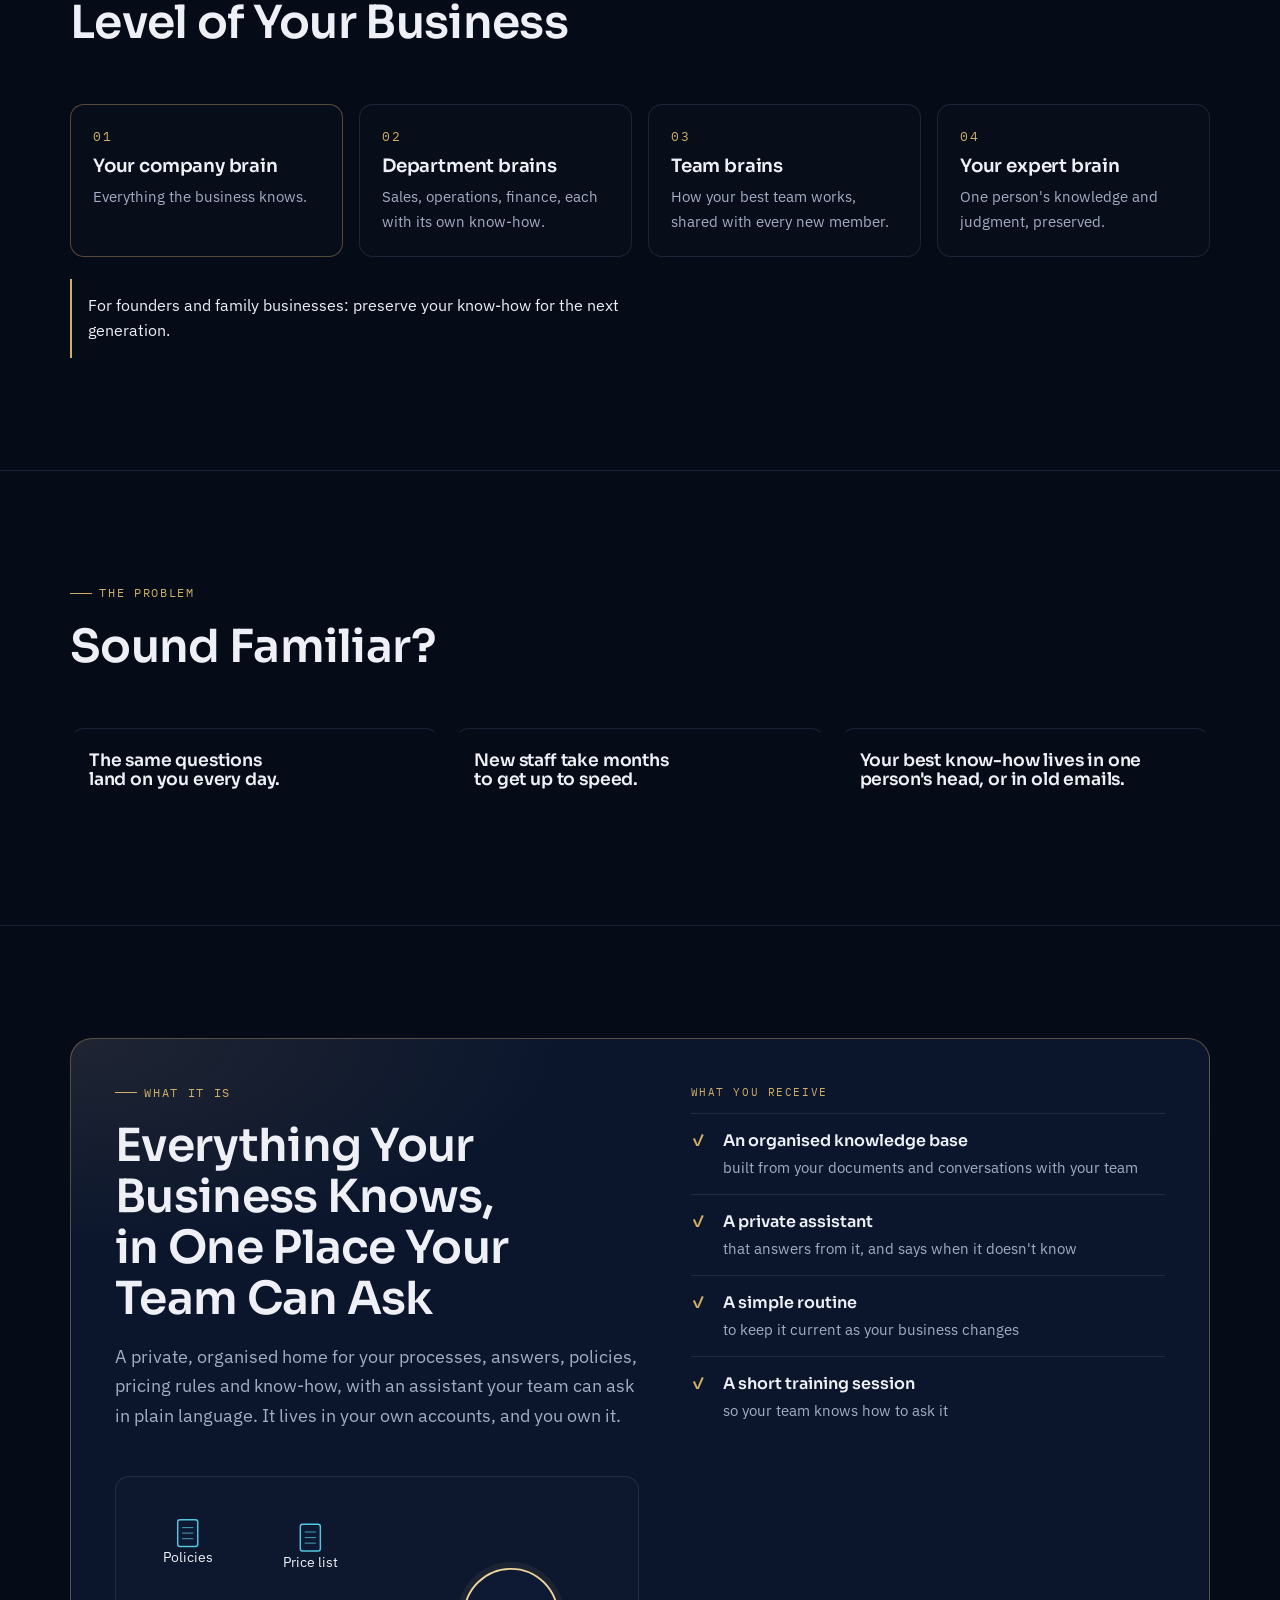
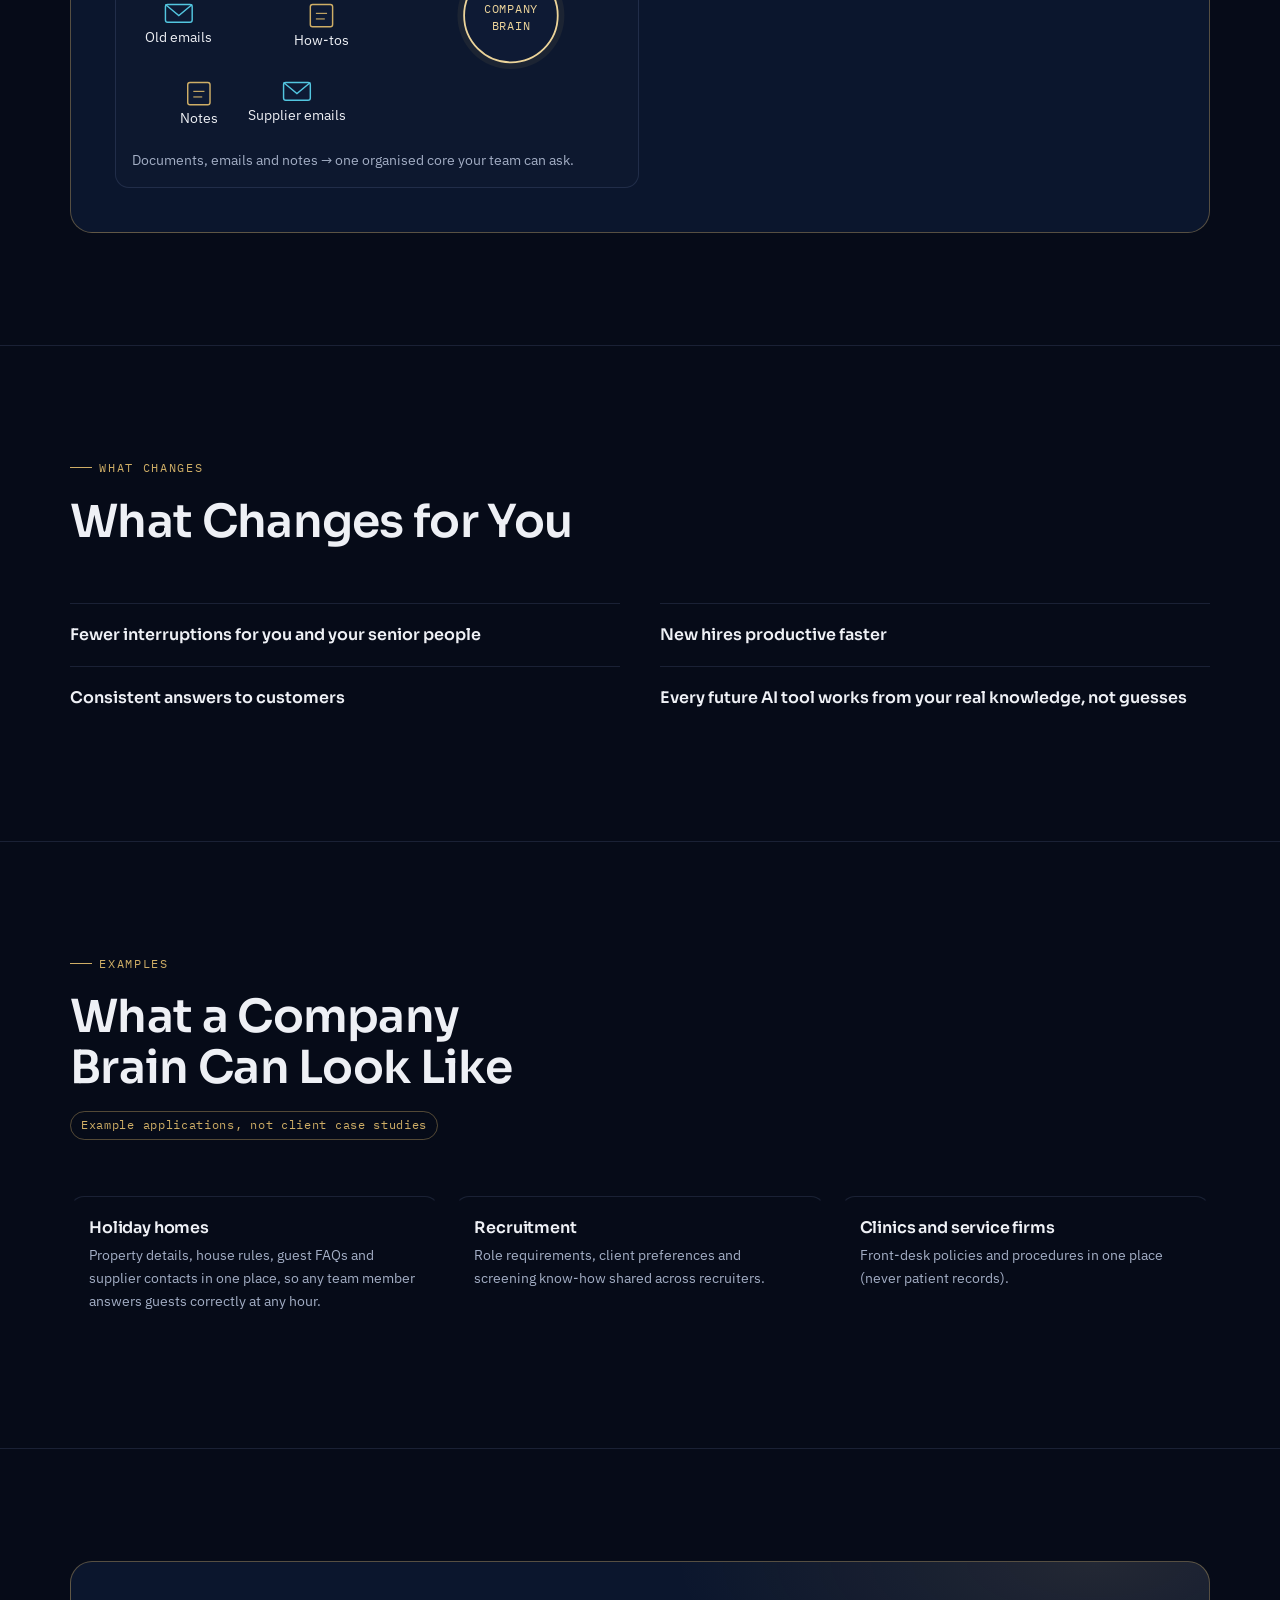
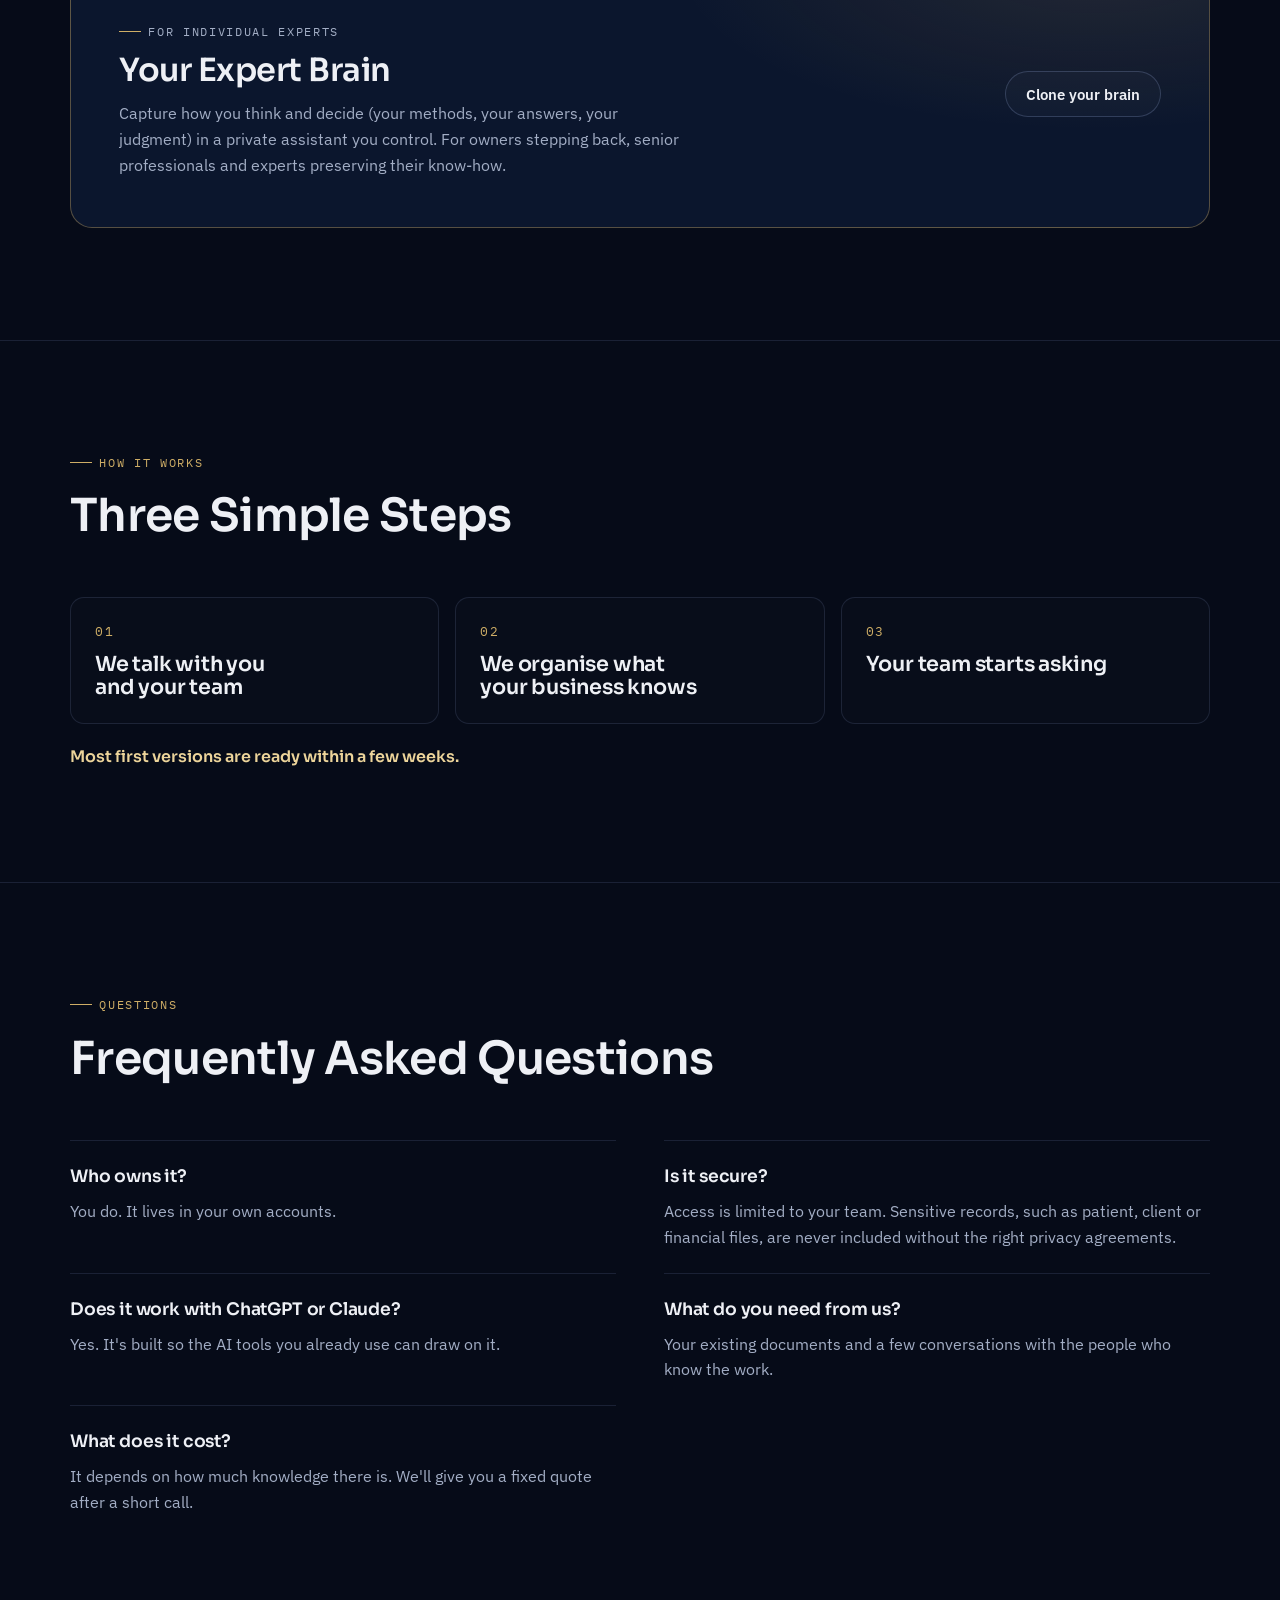
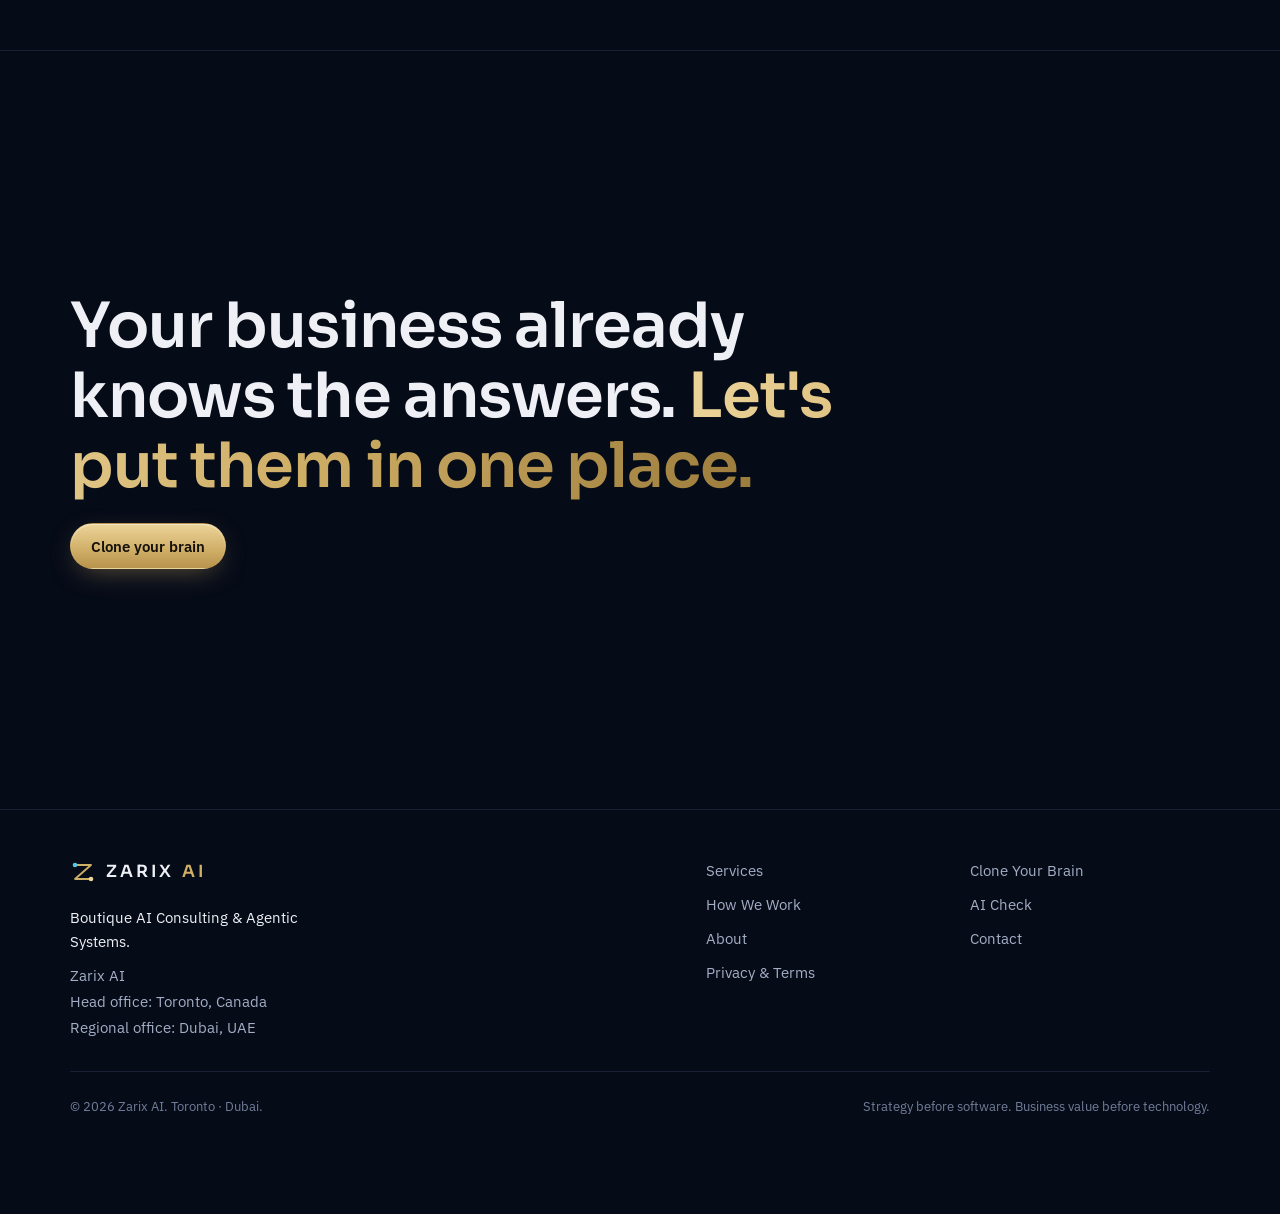
<file: clone-your-brain.html>
<!doctype html>
<html lang="en-CA">
<head>
<meta charset="utf-8">
<meta name="viewport" content="width=device-width, initial-scale=1, viewport-fit=cover">
<title>Clone Your Brain: Build Your Company Brain | Zarix AI</title>
<meta name="description" content="Wish you could clone yourself? Zarix AI puts your know-how, answers and the way you handle things in a private AI brain your team can ask. You own it, in your own accounts.">
<link rel="canonical" href="https://zarix.ai/clone-your-brain">
<meta property="og:type" content="website"><meta property="og:site_name" content="Zarix AI"><meta property="og:title" content="Clone Your Brain: Build Your Company Brain | Zarix AI"><meta property="og:description" content="Wish you could clone yourself? Zarix AI puts your know-how, answers and the way you handle things in a private AI brain your team can ask. You own it, in your own accounts."><meta property="og:url" content="https://zarix.ai/clone-your-brain"><meta property="og:locale" content="en_CA"><meta property="og:image" content="https://zarix.ai/img/share.jpg"><meta property="og:image:width" content="1200"><meta property="og:image:height" content="630"><meta property="og:image:alt" content="Zarix AI: Turn AI into a business system, not another tool.">
<meta name="twitter:card" content="summary_large_image"><meta name="twitter:title" content="Clone Your Brain: Build Your Company Brain | Zarix AI"><meta name="twitter:description" content="Wish you could clone yourself? Zarix AI puts your know-how, answers and the way you handle things in a private AI brain your team can ask. You own it, in your own accounts."><meta name="twitter:image" content="https://zarix.ai/img/share.jpg">
<link rel="icon" href="img/favicon.svg" type="image/svg+xml"><link rel="icon" href="img/favicon-32.png" sizes="32x32" type="image/png"><link rel="apple-touch-icon" href="img/apple-touch-icon.png">
<meta name="theme-color" content="#060b18">
<link rel="preconnect" href="https://fonts.googleapis.com"><link rel="preconnect" href="https://fonts.gstatic.com" crossorigin><link rel="stylesheet" href="https://fonts.googleapis.com/css2?family=IBM+Plex+Mono:wght@400;500&family=IBM+Plex+Sans:wght@400;500;600&family=Sora:wght@500;600&display=swap">
<link rel="stylesheet" href="styles.css?v=20261126c">
<script type="application/ld+json">{"@context": "https://schema.org", "@type": "BreadcrumbList", "itemListElement": [{"@type": "ListItem", "position": 1, "name": "Home", "item": "https://zarix.ai/"}, {"@type": "ListItem", "position": 2, "name": "Clone Your Brain", "item": "https://zarix.ai/clone-your-brain"}], "@id": "https://zarix.ai/clone-your-brain#breadcrumb"}</script>
<script type="application/ld+json">{"@context": "https://schema.org", "@type": "Service", "name": "Company Brain", "serviceType": "AI knowledge base and assistant", "description": "A private, organised knowledge base of a business's processes, answers, policies and know-how, with an assistant the team can ask in plain language, set up in the client's own accounts.", "provider": {"@id": "https://zarix.ai/#org"}, "areaServed": [{"@type": "Country", "name": "Canada"}, {"@type": "Country", "name": "United States"}, {"@type": "Country", "name": "United Arab Emirates"}], "url": "https://zarix.ai/clone-your-brain"}</script>
<script type="application/ld+json">{"@context": "https://schema.org", "@type": "FAQPage", "mainEntity": [{"@type": "Question", "name": "Who owns it?", "acceptedAnswer": {"@type": "Answer", "text": "You do. It lives in your own accounts."}}, {"@type": "Question", "name": "Is it secure?", "acceptedAnswer": {"@type": "Answer", "text": "Access is limited to your team. Sensitive records, such as patient, client or financial files, are never included without the right privacy agreements."}}, {"@type": "Question", "name": "Does it work with ChatGPT or Claude?", "acceptedAnswer": {"@type": "Answer", "text": "Yes. It's built so the AI tools you already use can draw on it."}}, {"@type": "Question", "name": "What do you need from us?", "acceptedAnswer": {"@type": "Answer", "text": "Your existing documents and a few conversations with the people who know the work."}}, {"@type": "Question", "name": "What does it cost?", "acceptedAnswer": {"@type": "Answer", "text": "It depends on how much knowledge there is. We'll give you a fixed quote after a short call."}}], "isPartOf": {"@id": "https://zarix.ai/#site"}, "publisher": {"@id": "https://zarix.ai/#org"}}</script>
<script type="application/ld+json">{"@context": "https://schema.org", "@type": "WebPage", "@id": "https://zarix.ai/clone-your-brain#webpage", "url": "https://zarix.ai/clone-your-brain", "name": "Clone Your Brain: Build Your Company Brain | Zarix AI", "description": "Wish you could clone yourself? Zarix AI puts your know-how, answers and the way you handle things in a private AI brain your team can ask. You own it, in your own accounts.", "isPartOf": {"@id": "https://zarix.ai/#site"}, "publisher": {"@id": "https://zarix.ai/#org"}, "about": {"@id": "https://zarix.ai/#org"}, "inLanguage": "en", "breadcrumb": {"@id": "https://zarix.ai/clone-your-brain#breadcrumb"}}</script>
</head>
<body>
<a class="skip" href="#main">Skip to content</a>
<header class="site-header"><div class="wrap nav">
<a class="brand" href="index.html" aria-label="Zarix AI home"><svg width="26" height="26" viewBox="0 0 26 26" aria-hidden="true" focusable="false"><path d="M5 6h16L5 20h16" fill="none" stroke="#cfae66" stroke-width="1.8" stroke-linecap="round" stroke-linejoin="round"/><circle cx="5" cy="6" r="2.3" fill="#53c6e0"/><circle cx="21" cy="20" r="2.3" fill="#ecd49a"/></svg>ZARIX<small>AI</small></a>
<button class="nav-toggle" type="button" aria-expanded="false" aria-controls="nav-links">Menu</button>
<ul class="nav-links" id="nav-links"><li><a href="index.html">Home</a></li><li class="has-sub"><a href="services.html">Services</a><button class="sub-toggle" type="button" aria-expanded="false" aria-controls="svc-menu" aria-label="Show all services"><svg width="12" height="12" viewBox="0 0 12 12" aria-hidden="true"><path d="M2.5 4.5 6 8l3.5-3.5" fill="none" stroke="currentColor" stroke-width="1.6" stroke-linecap="round" stroke-linejoin="round"></path></svg></button><div class="sub-menu" id="svc-menu"><p class="sub-head">Our services</p><ul><li><a href="services.html#assessment"><span class="sub-t">AI Assessment</span><span class="sub-d">Find where AI will pay off, and where it won't.</span></a></li><li><a href="services.html#workflow-plan"><span class="sub-t">Workflow Plan</span><span class="sub-d">A build-ready plan for each workflow you choose.</span></a></li><li><a href="services.html#build"><span class="sub-t">Build</span><span class="sub-d">Simple, reliable tools set up in your own accounts.</span></a></li><li><a href="services.html#support"><span class="sub-t">Ongoing Support</span><span class="sub-d">Keep what works working as you grow.</span></a></li><li><a href="clone-your-brain.html"><span class="sub-t">Clone Your Brain</span><span class="sub-d">Your know-how in one place your team can ask.</span></a></li><li><a href="digital-twin.html"><span class="sub-t">Digital Twin</span><span class="sub-d">Optional add-on, quoted per project.</span></a></li><li><a href="chatbots-ai-assistants.html"><span class="sub-t">Chatbots &amp; AI Assistants</span><span class="sub-d">Answer customers, follow up leads, support your team.</span></a></li><li><a href="ai-training.html"><span class="sub-t">Training &amp; Courses</span><span class="sub-d">Workshops and multi-week courses for your team.</span></a></li></ul><a class="sub-all" href="services.html">See all services &rarr;</a></div></li><li><a href="clone-your-brain.html" aria-current="page">Clone Your Brain</a></li><li><a href="how-we-work.html">How We Work</a></li><li><a href="ai-readiness.html">AI Check</a></li><li><a href="about.html">About</a></li><li><a href="contact.html">Contact</a></li></ul>
<a class="btn btn-gold btn-sm" href="contact.html#book">Free Mini Assessment</a>
</div></header>
<main id="main">
<section class="hero brain-hero"><div class="wrap">
<p class="crumbs"><a href="index.html">Home</a> / <span aria-current="page">Clone Your Brain</span></p>
<div class="brain-hero-in">
<div class="hero-copy">
<p class="eyebrow">Company Brain</p>
<h1>Wish You Could <span class="gold">Clone Yourself?</span></h1>
<p class="lede">Now you can clone what you know. Your know-how, your answers and the way you handle things, in a private AI brain your team can ask. Not a robot. Not a deepfake. Your knowledge, working when you're not there.</p>
<div class="cta-row"><a class="btn btn-gold" href="contact.html#book">Clone your brain</a><a class="btn btn-ghost" href="#how">How it works</a></div>
</div>
<figure class="ax kflow" id="kflow" aria-label="Example: business knowledge from SOPs, emails, pricing rules, client FAQs, policies and meeting notes is connected into one Company Brain. Three assistants answer team questions from it, each answer shows its source, one reply waits for your approval, and everything lives in your own accounts.">
<div class="ax-bar"><span class="ax-tag"><svg class="ax-ic" viewBox="0 0 24 24" aria-hidden="true" focusable="false"><circle cx="12" cy="12" r="9"/><path d="M12 11v5M12 8v.01"/></svg>Example</span><ol class="ax-scenes" aria-hidden="true"><li data-s="1">Capture</li><li data-s="2">Connect</li><li data-s="3">Act</li><li data-s="4">Control</li></ol><button type="button" class="ax-pause" aria-pressed="false"><span class="p-on"><svg class="ax-ic" viewBox="0 0 24 24" aria-hidden="true" focusable="false"><path d="M9 6v12M15 6v12"/></svg>Pause</span><span class="p-off"><svg class="ax-ic" viewBox="0 0 24 24" aria-hidden="true" focusable="false"><path d="M8 5v14l11-7z"/></svg>Play</span></button></div>
<div class="kf-grid">
<ul class="kf-src" aria-hidden="true"><li class="kf-card" data-i="0"><svg class="ax-ic" viewBox="0 0 24 24" aria-hidden="true" focusable="false"><path d="M7 3h7l4 4v14H7z"/><path d="M14 3v4h4M10 12h5M10 16h5"/></svg><span>SOPs</span></li><li class="kf-card" data-i="1"><svg class="ax-ic" viewBox="0 0 24 24" aria-hidden="true" focusable="false"><rect x="3" y="6" width="18" height="13" rx="2"/><path d="m3 8 9 6 9-6"/></svg><span>Emails</span></li><li class="kf-card" data-i="2"><svg class="ax-ic" viewBox="0 0 24 24" aria-hidden="true" focusable="false"><path d="M3 12V4h8l10 10-8 8z"/><circle cx="7.5" cy="8.5" r="1.3"/></svg><span>Pricing rules</span></li><li class="kf-card" data-i="3"><svg class="ax-ic" viewBox="0 0 24 24" aria-hidden="true" focusable="false"><path d="M4 5h16v11H9l-5 4z"/><path d="M10 9.2a2 2 0 1 1 2.6 1.9c-.5.2-.6.6-.6 1"/><path d="M12 14.3v.1"/></svg><span>Client FAQs</span></li><li class="kf-card" data-i="4"><svg class="ax-ic" viewBox="0 0 24 24" aria-hidden="true" focusable="false"><path d="M12 3 5 6v6c0 4.2 3 7.4 7 9 4-1.6 7-4.8 7-9V6z"/><path d="m9 12 2 2 4-4"/></svg><span>Policies</span></li><li class="kf-card" data-i="5"><svg class="ax-ic" viewBox="0 0 24 24" aria-hidden="true" focusable="false"><rect x="5" y="3" width="14" height="18" rx="2"/><path d="M9 8h6M9 12h6M9 16h3"/></svg><span>Meeting notes</span></li></ul>
<div class="kf-core" aria-hidden="true"><svg class="kf-graph" viewBox="0 0 200 200"></svg><p class="kf-core-l"><strong>Company Brain</strong></p>
<span class="ax-chip lock"><svg class="ax-ic" viewBox="0 0 24 24" aria-hidden="true" focusable="false"><rect x="5" y="11" width="14" height="10" rx="2"/><path d="M8 11V8a4 4 0 0 1 8 0v3"/></svg>Lives in your accounts</span></div>
<div class="kf-out" aria-hidden="true"><article class="kf-agent" data-i="0"><header><svg class="ax-ic" viewBox="0 0 24 24" aria-hidden="true" focusable="false"><rect x="4" y="7" width="16" height="12" rx="3"/><path d="M12 3v4M9 12h.01M15 12h.01M9.5 15.5h5"/></svg><span>Front desk assistant</span></header><p class="kf-q">What's our late check-out policy?</p><div class="kf-a"><span class="kf-dots" aria-hidden="true"><i></i><i></i><i></i></span><p>Late check-out is available until 1 pm on request, if the room isn't booked that day.</p><div class="kf-meta"><span class="ax-chip src"><svg class="ax-ic" viewBox="0 0 24 24" aria-hidden="true" focusable="false"><path d="M7 3h7l4 4v14H7z"/><path d="M14 3v4h4M10 12h5M10 16h5"/></svg>Source: House rules</span></div></div></article><article class="kf-agent" data-i="1"><header><svg class="ax-ic" viewBox="0 0 24 24" aria-hidden="true" focusable="false"><rect x="4" y="7" width="16" height="12" rx="3"/><path d="M12 3v4M9 12h.01M15 12h.01M9.5 15.5h5"/></svg><span>Sales assistant</span></header><p class="kf-q">Which package fits a 5-person team?</p><div class="kf-a"><span class="kf-dots" aria-hidden="true"><i></i><i></i><i></i></span><p>The Team package: it covers up to 10 people, with onboarding included.</p><div class="kf-meta"><span class="ax-chip src"><svg class="ax-ic" viewBox="0 0 24 24" aria-hidden="true" focusable="false"><path d="M7 3h7l4 4v14H7z"/><path d="M14 3v4h4M10 12h5M10 16h5"/></svg>Source: Pricing rules</span><span class="ax-chip approve"><svg class="ax-ic" viewBox="0 0 24 24" aria-hidden="true" focusable="false"><circle cx="10" cy="8" r="4"/><path d="M3 21c1.3-3.6 3.8-5.6 7-6"/><path d="m15 18 2 2 4-4"/></svg>You approve</span></div></div></article><article class="kf-agent" data-i="2"><header><svg class="ax-ic" viewBox="0 0 24 24" aria-hidden="true" focusable="false"><rect x="4" y="7" width="16" height="12" rx="3"/><path d="M12 3v4M9 12h.01M15 12h.01M9.5 15.5h5"/></svg><span>Operations assistant</span></header><p class="kf-q">Who do we call for AC repairs?</p><div class="kf-a"><span class="kf-dots" aria-hidden="true"><i></i><i></i><i></i></span><p>Our approved AC contractor, on the 24/7 line in the supplier list.</p><div class="kf-meta"><span class="ax-chip src"><svg class="ax-ic" viewBox="0 0 24 24" aria-hidden="true" focusable="false"><path d="M7 3h7l4 4v14H7z"/><path d="M14 3v4h4M10 12h5M10 16h5"/></svg>Source: Supplier list</span></div></div></article></div>
</div>
<svg class="ax-wires" aria-hidden="true"></svg>
<figcaption>Your knowledge becomes a system that works for your team.</figcaption>
</figure>
</div>
</div></section>

<section class="band" aria-labelledby="levels-h"><div class="wrap">
<div class="band-head"><p class="eyebrow">Four levels</p><h2 id="levels-h">One Brain, at Every Level of Your Business</h2></div>
<ol class="levels"><li><span class="lv-n">01</span><h3>Your company brain</h3><p>Everything the business knows.</p></li><li><span class="lv-n">02</span><h3>Department brains</h3><p>Sales, operations, finance, each with its own know-how.</p></li><li><span class="lv-n">03</span><h3>Team brains</h3><p>How your best team works, shared with every new member.</p></li><li><span class="lv-n">04</span><h3>Your expert brain</h3><p>One person's knowledge and judgment, preserved.</p></li></ol>
<p class="levels-note">For founders and family businesses: preserve your know-how for the next generation.</p>
</div></section>

<section class="band" aria-labelledby="bfam-h"><div class="wrap">
<div class="band-head"><p class="eyebrow">The problem</p><h2 id="bfam-h">Sound Familiar?</h2></div>
<ul class="problems">
<li><h3>The same questions land on you every day.</h3></li>
<li><h3>New staff take months to get up to speed.</h3></li>
<li><h3>Your best know-how lives in one person's head, or in old emails.</h3></li>
</ul>
</div></section>

<section class="band" aria-labelledby="what-h"><div class="wrap">
<div class="assess">
<div class="assess-copy">
<p class="eyebrow">What it is</p>
<h2 id="what-h">Everything Your Business Knows, in One Place Your Team Can Ask</h2>
<p class="lede">A private, organised home for your processes, answers, policies, pricing rules and know-how, with an assistant your team can ask in plain language. It lives in your own accounts, and you own it.</p>
<figure class="corefeed" id="corefeed"><svg id="cf-svg" viewBox="0 0 440 220" role="img" aria-label="Illustration: scattered documents, emails and notes flow into one glowing core."></svg><figcaption>Documents, emails and notes → one organised core your team can ask.</figcaption></figure>
</div>
<div class="assess-get">
<p class="assess-k">What you receive</p>
<ul class="receive"><li><strong>An organised knowledge base</strong><span>built from your documents and conversations with your team</span></li><li><strong>A private assistant</strong><span>that answers from it, and says when it doesn't know</span></li><li><strong>A simple routine</strong><span>to keep it current as your business changes</span></li><li><strong>A short training session</strong><span>so your team knows how to ask it</span></li></ul>
</div>
</div>
</div></section>

<section class="band" aria-labelledby="bchg-h"><div class="wrap">
<div class="band-head"><p class="eyebrow">What changes</p><h2 id="bchg-h">What Changes for You</h2></div>
<ul class="principles">
<li><strong>Fewer interruptions for you and your senior people</strong></li>
<li><strong>New hires productive faster</strong></li>
<li><strong>Consistent answers to customers</strong></li>
<li><strong>Every future AI tool works from your real knowledge, not guesses</strong></li>
</ul>
</div></section>

<section class="band" aria-labelledby="bex-h"><div class="wrap">
<div class="band-head"><p class="eyebrow">Examples</p><h2 id="bex-h">What a Company Brain Can Look Like</h2><p><span class="label-note">Example applications, not client case studies</span></p></div>
<ul class="examples three">
<li><h3>Holiday homes</h3><p>Property details, house rules, guest FAQs and supplier contacts in one place, so any team member answers guests correctly at any hour.</p></li>
<li><h3>Recruitment</h3><p>Role requirements, client preferences and screening know-how shared across recruiters.</p></li>
<li><h3>Clinics and service firms</h3><p>Front-desk policies and procedures in one place (never patient records).</p></li>
</ul>
</div></section>

<section class="band" aria-labelledby="bexp-h"><div class="wrap">
<div class="ready-band">
<div><p class="eyebrow">For individual experts</p><h2 id="bexp-h" style="margin-top:12px">Your Expert Brain</h2>
<p>Capture how you think and decide (your methods, your answers, your judgment) in a private assistant you control. For owners stepping back, senior professionals and experts preserving their know-how.</p></div>
<a class="btn btn-ghost" href="contact.html#book">Clone your brain</a>
</div>
</div></section>

<section class="band" id="how" aria-labelledby="bhow-h"><div class="wrap">
<div class="band-head"><p class="eyebrow">How it works</p><h2 id="bhow-h">Three Simple Steps</h2></div>
<ol class="steps3">
<li><span class="n">01</span><h3>We talk with you and your team</h3></li>
<li><span class="n">02</span><h3>We organise what your business knows</h3></li>
<li><span class="n">03</span><h3>Your team starts asking</h3></li>
</ol>
<p class="decide-note">Most first versions are ready within a few weeks.</p>
</div></section>

<section class="band" aria-labelledby="bfaq-h"><div class="wrap">
<div class="band-head"><p class="eyebrow">Questions</p><h2 id="bfaq-h">Frequently Asked Questions</h2></div>
<dl class="faq"><div><dt>Who owns it?</dt><dd>You do. It lives in your own accounts.</dd></div><div><dt>Is it secure?</dt><dd>Access is limited to your team. Sensitive records, such as patient, client or financial files, are never included without the right privacy agreements.</dd></div><div><dt>Does it work with ChatGPT or Claude?</dt><dd>Yes. It's built so the AI tools you already use can draw on it.</dd></div><div><dt>What do you need from us?</dt><dd>Your existing documents and a few conversations with the people who know the work.</dd></div><div><dt>What does it cost?</dt><dd>It depends on how much knowledge there is. We'll give you a fixed quote after a short call.</dd></div></dl>
</div></section>

<section class="band"><div class="wrap final">
<h2>Your business already knows the answers. <span class="gold">Let's put them in one place.</span></h2>
<a class="btn btn-gold" href="contact.html#book">Clone your brain</a>
</div></section>
</main>
<footer class="site-footer"><div class="wrap foot">
<div><a class="brand" href="index.html"><svg width="26" height="26" viewBox="0 0 26 26" aria-hidden="true" focusable="false"><path d="M5 6h16L5 20h16" fill="none" stroke="#cfae66" stroke-width="1.8" stroke-linecap="round" stroke-linejoin="round"/><circle cx="5" cy="6" r="2.3" fill="#53c6e0"/><circle cx="21" cy="20" r="2.3" fill="#ecd49a"/></svg>ZARIX<small>AI</small></a>
<p class="foot-tag">Boutique AI Consulting &amp; Agentic Systems.</p>
<address><span>Zarix AI</span><span>Head office: Toronto, Canada</span><span>Regional office: Dubai, UAE</span></address>
<ul class="social" aria-label="Social profiles"></ul></div>
<nav aria-label="Footer"><ul>
<li><a href="services.html">Services</a></li><li><a href="clone-your-brain.html">Clone Your Brain</a></li><li><a href="how-we-work.html">How We Work</a></li>
<li><a href="ai-readiness.html">AI Check</a></li><li><a href="about.html">About</a></li>
<li><a href="contact.html">Contact</a></li><li><a href="privacy.html">Privacy &amp; Terms</a></li>
</ul></nav>
<div class="foot-base"><span>© <span id="year">2026</span> Zarix AI. Toronto · Dubai.</span><span>Strategy before software. Business value before technology.</span></div>
</div></footer>
<div class="mobile-cta"><button type="button" class="mcta-ask" data-open-chat aria-label="Ask Linda AI"><span class="zc-orb" aria-hidden="true"></span><span>Ask</span></button><a class="btn btn-gold" href="contact.html#book">Book a Free Mini Assessment</a></div>
<script src="site.js?v=20261126c" defer></script>
<script src="kb.js?v=20261126e" defer></script>
<script src="chat.js?v=20261126c" defer></script>
</body>
</html>
</file>
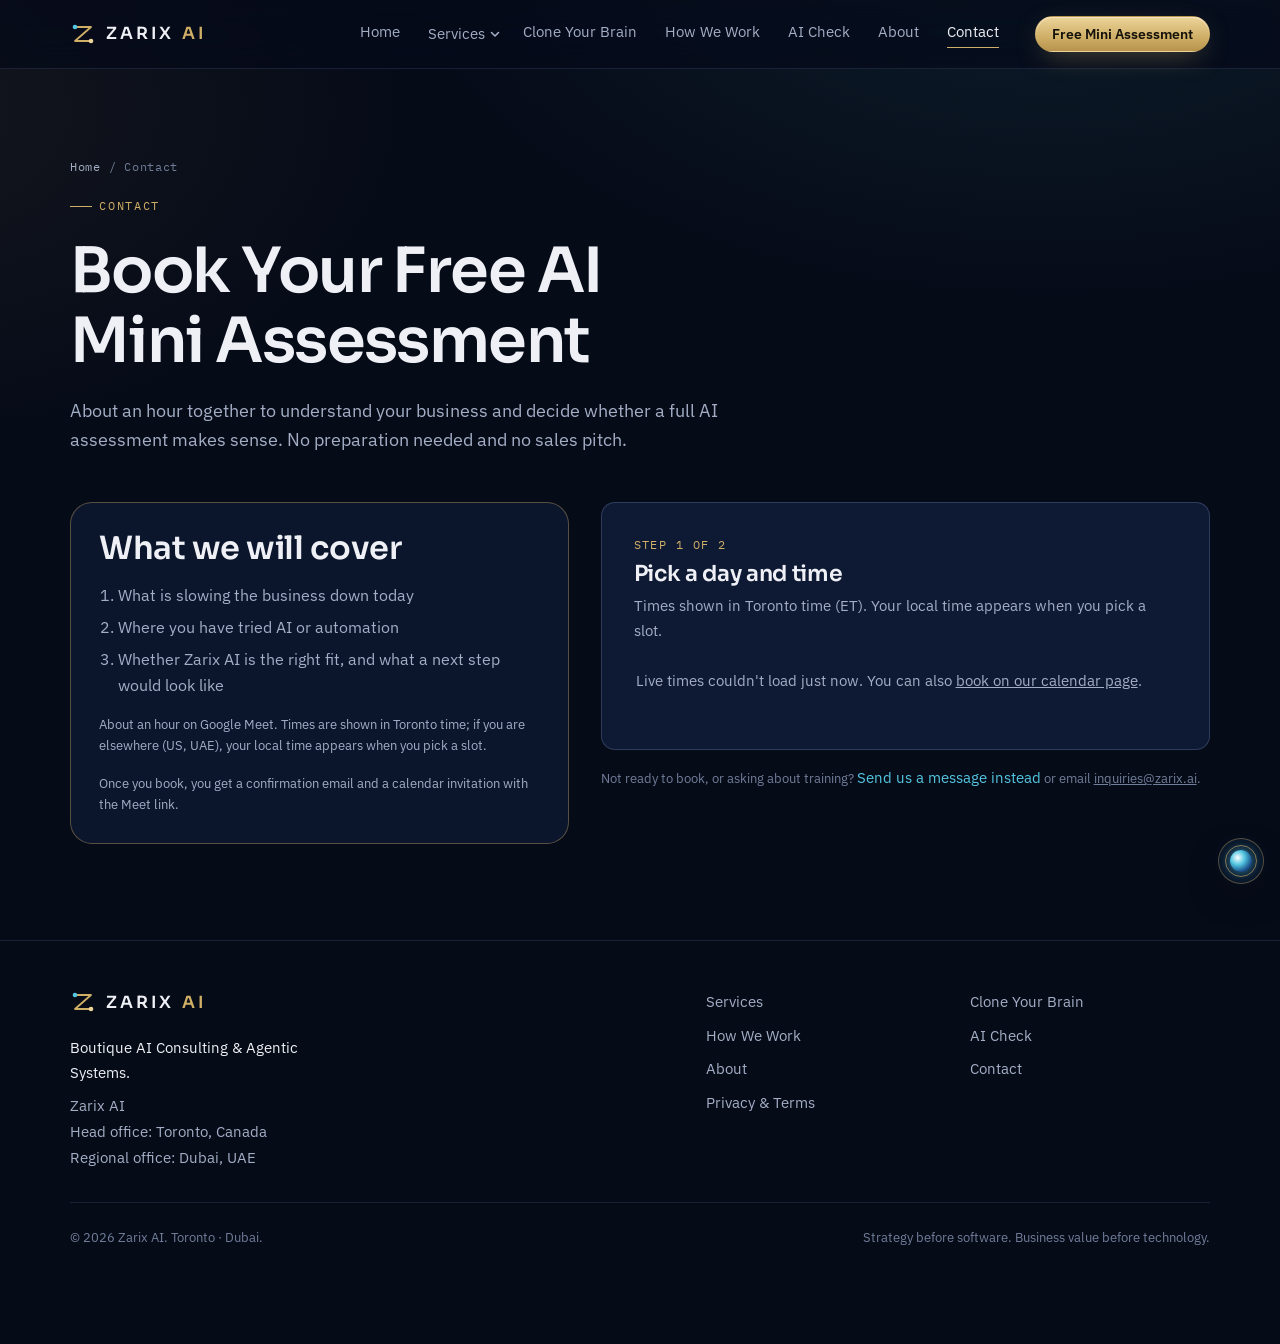
<file: contact.html>
<!doctype html>
<html lang="en-CA">
<head>
<meta charset="utf-8">
<meta name="viewport" content="width=device-width, initial-scale=1, viewport-fit=cover">
<title>Book a Free AI Mini Assessment | Zarix AI</title>
<meta name="description" content="Book a free AI mini assessment with Zarix AI, or tell us about your business and operational challenges.">
<link rel="canonical" href="https://zarix.ai/contact.html">
<meta property="og:type" content="website"><meta property="og:site_name" content="Zarix AI"><meta property="og:title" content="Book a Free AI Mini Assessment | Zarix AI"><meta property="og:description" content="Book a free AI mini assessment with Zarix AI, or tell us about your business and operational challenges."><meta property="og:url" content="https://zarix.ai/contact.html"><meta property="og:locale" content="en_CA"><meta property="og:image" content="https://zarix.ai/img/share.jpg"><meta property="og:image:width" content="1200"><meta property="og:image:height" content="630"><meta property="og:image:alt" content="Zarix AI: Turn AI into a business system, not another tool.">
<meta name="twitter:card" content="summary_large_image"><meta name="twitter:title" content="Book a Free AI Mini Assessment | Zarix AI"><meta name="twitter:description" content="Book a free AI mini assessment with Zarix AI, or tell us about your business and operational challenges."><meta name="twitter:image" content="https://zarix.ai/img/share.jpg">
<link rel="icon" href="img/favicon.svg" type="image/svg+xml"><link rel="icon" href="img/favicon-32.png" sizes="32x32" type="image/png"><link rel="apple-touch-icon" href="img/apple-touch-icon.png">
<meta name="theme-color" content="#060b18">
<link rel="preconnect" href="https://fonts.googleapis.com"><link rel="preconnect" href="https://fonts.gstatic.com" crossorigin><link rel="stylesheet" href="https://fonts.googleapis.com/css2?family=IBM+Plex+Mono:wght@400;500&family=IBM+Plex+Sans:wght@400;500;600&family=Sora:wght@500;600&display=swap">
<link rel="stylesheet" href="styles.css?v=20261126c">
<script type="application/ld+json">{"@context": "https://schema.org", "@type": "BreadcrumbList", "itemListElement": [{"@type": "ListItem", "position": 1, "name": "Home", "item": "https://zarix.ai/"}, {"@type": "ListItem", "position": 2, "name": "Contact", "item": "https://zarix.ai/contact.html"}], "@id": "https://zarix.ai/contact.html#breadcrumb"}</script>
<script type="application/ld+json">{"@context": "https://schema.org", "@type": "ContactPage", "url": "https://zarix.ai/contact.html", "about": {"@id": "https://zarix.ai/#org"}, "@id": "https://zarix.ai/contact.html#webpage", "isPartOf": {"@id": "https://zarix.ai/#site"}, "publisher": {"@id": "https://zarix.ai/#org"}}</script>
<style>
/* Booking engine (preview). Scoped to .zb so nothing else on the site changes. */
.zb{margin-top:0;border:1px solid var(--line-2);border-radius:var(--r);background:var(--panel-solid);padding:clamp(18px,3vw,32px);max-width:860px}
.zb h2{font-size:var(--s2)}
.zb .step{font-family:var(--f-mono);font-size:.75rem;letter-spacing:.12em;text-transform:uppercase;color:var(--gold);margin-bottom:8px}
.zb-days{display:flex;gap:8px;overflow-x:auto;padding:4px 2px 10px;margin-top:16px;scrollbar-width:thin}
.zb-day{flex:0 0 auto;min-width:78px;border:1px solid var(--line-2);border-radius:10px;background:transparent;color:var(--fg);padding:10px 8px;cursor:pointer;font:inherit;text-align:center;line-height:1.25}
.zb-day small{display:block;color:var(--muted);font-size:.8rem}
.zb-day[aria-pressed="true"]{border-color:var(--gold);background:rgba(207,174,102,.14)}
.zb-times{display:grid;grid-template-columns:repeat(auto-fill,minmax(104px,1fr));gap:8px;margin-top:14px}
.zb-time{border:1px solid var(--line-2);border-radius:10px;background:transparent;color:var(--fg);padding:11px 6px;cursor:pointer;font:inherit;font-size:1rem}
.zb-time:hover,.zb-day:hover{border-color:var(--gold)}
.zb-time[aria-pressed="true"]{background:var(--gold);border-color:var(--gold);color:#111;font-weight:600}
.zb-form{display:grid;grid-template-columns:1fr 1fr;gap:14px;margin-top:18px}
.zb-form .full{grid-column:1/-1}
.zb-form label{display:block;font-size:.95rem;color:var(--fg);margin-bottom:6px}
.zb-form input,.zb-form textarea{width:100%;font:inherit;font-size:1rem;color:var(--fg);background:var(--bg);border:1px solid var(--line-2);border-radius:10px;padding:11px 12px}
.zb-form textarea{min-height:96px;resize:vertical}
.zb-form input:focus,.zb-form textarea:focus{border-color:var(--gold);outline:none}
.zb-req{color:var(--gold-hi)}
.zb-chosen{margin-top:18px;padding:12px 14px;border-left:3px solid var(--gold);background:rgba(207,174,102,.08);border-radius:6px}
.zb-msg{margin-top:14px;font-size:1rem}
.zb-msg.err{color:#ffd28a}
.zb-note{color:var(--muted);font-size:.95rem;margin-top:6px}
@media (max-width:640px){.zb-form{grid-template-columns:1fr}}
#qual-form{margin-top:16px}
#qual-form[hidden],#zb [hidden]{display:none!important}
</style>
</head>
<body>
<a class="skip" href="#main">Skip to content</a>
<header class="site-header"><div class="wrap nav">
<a class="brand" href="index.html" aria-label="Zarix AI home"><svg width="26" height="26" viewBox="0 0 26 26" aria-hidden="true" focusable="false"><path d="M5 6h16L5 20h16" fill="none" stroke="#cfae66" stroke-width="1.8" stroke-linecap="round" stroke-linejoin="round"/><circle cx="5" cy="6" r="2.3" fill="#53c6e0"/><circle cx="21" cy="20" r="2.3" fill="#ecd49a"/></svg>ZARIX<small>AI</small></a>
<button class="nav-toggle" type="button" aria-expanded="false" aria-controls="nav-links">Menu</button>
<ul class="nav-links" id="nav-links"><li><a href="index.html">Home</a></li><li class="has-sub"><a href="services.html">Services</a><button class="sub-toggle" type="button" aria-expanded="false" aria-controls="svc-menu" aria-label="Show all services"><svg width="12" height="12" viewBox="0 0 12 12" aria-hidden="true"><path d="M2.5 4.5 6 8l3.5-3.5" fill="none" stroke="currentColor" stroke-width="1.6" stroke-linecap="round" stroke-linejoin="round"></path></svg></button><div class="sub-menu" id="svc-menu"><p class="sub-head">Our services</p><ul><li><a href="services.html#assessment"><span class="sub-t">AI Assessment</span><span class="sub-d">Find where AI will pay off, and where it won't.</span></a></li><li><a href="services.html#workflow-plan"><span class="sub-t">Workflow Plan</span><span class="sub-d">A build-ready plan for each workflow you choose.</span></a></li><li><a href="services.html#build"><span class="sub-t">Build</span><span class="sub-d">Simple, reliable tools set up in your own accounts.</span></a></li><li><a href="services.html#support"><span class="sub-t">Ongoing Support</span><span class="sub-d">Keep what works working as you grow.</span></a></li><li><a href="clone-your-brain.html"><span class="sub-t">Clone Your Brain</span><span class="sub-d">Your know-how in one place your team can ask.</span></a></li><li><a href="digital-twin.html"><span class="sub-t">Digital Twin</span><span class="sub-d">Optional add-on, quoted per project.</span></a></li><li><a href="chatbots-ai-assistants.html"><span class="sub-t">Chatbots &amp; AI Assistants</span><span class="sub-d">Answer customers, follow up leads, support your team.</span></a></li><li><a href="ai-training.html"><span class="sub-t">Training &amp; Courses</span><span class="sub-d">Workshops and multi-week courses for your team.</span></a></li></ul><a class="sub-all" href="services.html">See all services &rarr;</a></div></li><li><a href="clone-your-brain.html">Clone Your Brain</a></li><li><a href="how-we-work.html">How We Work</a></li><li><a href="ai-readiness.html">AI Check</a></li><li><a href="about.html">About</a></li><li><a href="contact.html" aria-current="page">Contact</a></li></ul>
<a class="btn btn-gold btn-sm" href="contact.html#book">Free Mini Assessment</a>
</div></header>
<main id="main">
<section class="wrap page-hero">
<p class="crumbs"><a href="index.html">Home</a> / <span aria-current="page">Contact</span></p>
<p class="eyebrow">Contact</p>
<h1>Book Your Free AI Mini Assessment</h1>
<p class="lede">About an hour together to understand your business and decide whether a full AI assessment makes sense. No preparation needed and no sales pitch.</p>
</section>
<div class="wrap" style="padding-bottom:clamp(56px,8vw,96px)">
<div class="contact-grid">
<div class="book">
<h2>What we will cover</h2>
<ol><li>What is slowing the business down today</li><li>Where you have tried AI or automation</li><li>Whether Zarix AI is the right fit, and what a next step would look like</li></ol>
<p class="small">About an hour on Google Meet. Times are shown in Toronto time; if you are elsewhere (US, UAE), your local time appears when you pick a slot.</p>
<p class="small">Once you book, you get a confirmation email and a calendar invitation with the Meet link.</p>
</div>
<div>
<div class="zb" id="book" aria-live="polite">
  <div id="zb-pick">
    <p class="step">Step 1 of 2</p>
    <h2>Pick a day and time</h2>
    <p class="zb-note" id="zb-tznote">Times shown in Toronto time (ET).</p>
    <div class="zb-days" id="zb-days" role="group" aria-label="Available days"><p class="zb-note">Loading available times…</p></div>
    <div class="zb-times" id="zb-times" role="group" aria-label="Available times"></div>
  </div>
  <form id="zb-form" novalidate hidden>
    <p class="step">Step 2 of 2</p>
    <h2>A few details</h2>
    <p class="zb-chosen" id="zb-chosen"></p>
    <div style="position:absolute;left:-9999px" aria-hidden="true"><label>Leave this empty<input type="text" name="hp" tabindex="-1" autocomplete="off"></label></div>
    <div class="zb-form">
      <div><label for="zb-name">Your name <span class="zb-req">*</span></label><input id="zb-name" name="name" autocomplete="name" required></div>
      <div><label for="zb-email">Email <span class="zb-req">*</span></label><input id="zb-email" name="email" type="email" autocomplete="email" required></div>
      <div><label for="zb-biz">Business name <span class="zb-req">*</span></label><input id="zb-biz" name="business" autocomplete="organization" required></div>
      <div><label for="zb-web">Website <span class="zb-req">*</span></label><input id="zb-web" name="website" inputmode="url" placeholder="yourbusiness.com" required></div>
      <div class="full"><label for="zb-fix">What would you like to fix? (optional)</label><textarea id="zb-fix" name="fix" maxlength="1000" placeholder="For example: enquiries go unanswered on busy days"></textarea></div>
      <div><label for="zb-phone">Phone (optional)</label><input id="zb-phone" name="phone" type="tel" autocomplete="tel"></div>
    </div>
    <p class="zb-note" style="margin-top:14px">Please don't include patient, customer or employee personal information. We use these details only to prepare for and arrange your mini assessment. See our <a href="privacy.html">privacy notice</a>.</p>
    <div class="cta-row" style="margin-top:16px"><button class="btn btn-gold" type="submit" id="zb-submit">Book my mini assessment</button><button class="btn btn-ghost" type="button" id="zb-back">Change time</button></div>
    <p class="zb-msg" id="zb-msg" role="status"></p>
  </form>
  <div id="zb-done" hidden>
    <p class="step">Booked</p>
    <h2>You're booked.</h2>
    <p class="zb-chosen" id="zb-done-when"></p>
    <p class="zb-note" style="margin-top:12px">A confirmation email and a calendar invitation with the Google Meet link are on their way. If you need a different time, just reply to the email.</p>
  </div>
</div>
<p class="small" style="margin-top:16px">Not ready to book, or asking about training? <button type="button" class="ask-link" id="msg-toggle" aria-controls="qual-form" aria-expanded="false" style="display:inline">Send us a message instead</button> or email <a href="mailto:inquiries@zarix.ai">inquiries@zarix.ai</a>.</p>
<form class="qual" id="qual-form" hidden novalidate data-endpoint="https://script.google.com/macros/s/AKfycbxSDMLg5wuMWfog9OIHpRRhEOZ4cBiEuX8ZQbm2eJgonTa4pdVyZHnEcTzWRqo1VVzS/exec">
<div style="position:absolute;left:-9999px" aria-hidden="true"><label>Leave this empty<input type="text" name="hp" tabindex="-1" autocomplete="off"></label></div>
<h2 style="font-size:var(--s2)">Send us a message</h2>
<p class="small" style="margin-top:-6px">For training, questions, or if you would rather write first. We reply within two business days.</p>
<p class="pref-chip" id="pref-chip" hidden></p>
<input type="hidden" name="preferred_time" id="f-pref">
<div class="check-chip" id="check-chip" hidden><span id="check-chip-t"></span><button type="button" id="check-chip-x" aria-label="Remove AI check result from this enquiry">Remove</button></div>
<input type="hidden" name="ai_check_result" id="f-check">
<div class="fields">
<div class="field full"><label for="f-want">What are you looking for? <span class="req">*</span></label><select id="f-want" name="looking_for" required><option value="">Select</option><option>Help improving how my business runs</option><option>AI training for my team</option><option>Learning AI for myself</option><option>Just exploring for now</option></select></div>
<div class="form-note full" id="want-note" hidden></div>
<div class="field"><label for="f-name">Name <span class="req">*</span></label><input type="text" id="f-name" name="name" autocomplete="name" required></div>
<div class="field"><label for="f-email">Work email <span class="req">*</span></label><input type="email" id="f-email" name="email" autocomplete="email" required></div>
<div class="field"><label for="f-biz">Business name <span class="req">*</span></label><input type="text" id="f-biz" name="business" autocomplete="organization" required></div>
<div class="field"><label for="f-web">Website <span class="req">*</span></label><input type="text" id="f-web" name="website" inputmode="url" autocomplete="url" placeholder="yourbusiness.com" required></div>
<div class="field full"><label for="f-challenge">What would you like to fix? <span class="req">*</span></label><textarea id="f-challenge" name="challenge" required placeholder="For example: enquiries go unanswered on busy days"></textarea></div>
<input type="hidden" name="role" value=""><input type="hidden" name="size" value=""><input type="hidden" name="ai_use" value=""><input type="hidden" name="improve" value=""><input type="hidden" name="decision_maker" value=""><input type="hidden" name="team_time" value=""><input type="hidden" name="budget" value="">
</div>
<p class="small">Please don't include patient, customer or employee personal information.</p>
<label class="check" for="f-consent"><input type="checkbox" id="f-consent" name="consent" required><span>I agree that Zarix AI may contact me about this enquiry. See our <a href="privacy.html">privacy notice</a>. <span class="req">*</span></span></label>
<div class="form-msg" id="form-msg" role="status" hidden></div>
<div><button type="submit" class="btn btn-gold">Send enquiry</button></div>
</form>
</div>
</div>
</div>
</main>
<footer class="site-footer"><div class="wrap foot">
<div><a class="brand" href="index.html"><svg width="26" height="26" viewBox="0 0 26 26" aria-hidden="true" focusable="false"><path d="M5 6h16L5 20h16" fill="none" stroke="#cfae66" stroke-width="1.8" stroke-linecap="round" stroke-linejoin="round"/><circle cx="5" cy="6" r="2.3" fill="#53c6e0"/><circle cx="21" cy="20" r="2.3" fill="#ecd49a"/></svg>ZARIX<small>AI</small></a>
<p class="foot-tag">Boutique AI Consulting &amp; Agentic Systems.</p>
<address><span>Zarix AI</span><span>Head office: Toronto, Canada</span><span>Regional office: Dubai, UAE</span></address>
<ul class="social" aria-label="Social profiles"></ul></div>
<nav aria-label="Footer"><ul>
<li><a href="services.html">Services</a></li><li><a href="clone-your-brain.html">Clone Your Brain</a></li><li><a href="how-we-work.html">How We Work</a></li>
<li><a href="ai-readiness.html">AI Check</a></li><li><a href="about.html">About</a></li>
<li><a href="contact.html">Contact</a></li><li><a href="privacy.html">Privacy &amp; Terms</a></li>
</ul></nav>
<div class="foot-base"><span>© <span id="year">2026</span> Zarix AI. Toronto · Dubai.</span><span>Strategy before software. Business value before technology.</span></div>
</div></footer>
<div class="mobile-cta"><button type="button" class="mcta-ask" data-open-chat aria-label="Ask Linda AI"><span class="zc-orb" aria-hidden="true"></span><span>Ask</span></button><a class="btn btn-gold" href="contact.html#book">Book a Free Mini Assessment</a></div>
<script>
(function () {
  // Apps Script web app address. Filled in after Fahad deploys the booking engine.
  var ENDPOINT = "https://script.google.com/macros/s/AKfycbzKO6gSTY-7lC0Ch5JYwLMyi2IsaJ5GEKAoJ0DCf3rb8aWb_847sKj_l4jPrf2_xTS1ug/exec";
  var TZ = "America/Toronto";
  var $ = function (id) { return document.getElementById(id); };
  var slots = [], chosen = null, byDay = {};
  var localTZ = (Intl.DateTimeFormat().resolvedOptions().timeZone) || TZ;

  var fmt = function (iso, opts, tz) { return new Intl.DateTimeFormat("en-CA", Object.assign({ timeZone: tz || TZ }, opts)).format(new Date(iso)); };
  var dayKey = function (iso) { return fmt(iso, { year: "numeric", month: "2-digit", day: "2-digit" }); };
  var timeLabel = function (iso) { return fmt(iso, { hour: "numeric", minute: "2-digit" }); };
  var longLabel = function (iso) {
    var s = fmt(iso, { weekday: "long", month: "long", day: "numeric", hour: "numeric", minute: "2-digit" }) + " Toronto time";
    if (localTZ !== TZ) s += " (" + fmt(iso, { weekday: "short", hour: "numeric", minute: "2-digit" }, localTZ) + " your time)";
    return s;
  };
  if (localTZ !== TZ) $("zb-tznote").textContent = "Times shown in Toronto time (ET). Your local time appears when you pick a slot.";

  function showError(text) { $("zb-days").innerHTML = '<p class="zb-note">' + text + ' You can also <a href="https://calendar.app.google/ZrqDjfhE5EJyYbCB6">book on our calendar page</a>.</p>'; }

  function load() {
    fetch(ENDPOINT + "?action=slots", { method: "GET" })
      .then(function (r) { return r.json(); })
      .then(function (d) {
        if (!d.ok) throw new Error("unavailable");
        slots = d.slots || []; byDay = {};
        slots.forEach(function (s) { var k = dayKey(s); (byDay[k] = byDay[k] || []).push(s); });
        renderDays();
      })
      .catch(function () { showError("Live times couldn't load just now."); });
  }

  function renderDays() {
    var keys = Object.keys(byDay);
    if (!keys.length) { showError("There are no open times in the next three weeks."); return; }
    $("zb-days").innerHTML = keys.map(function (k, i) {
      var s = byDay[k][0];
      return '<button type="button" class="zb-day" data-k="' + k + '" aria-pressed="' + (i === 0) + '">' +
        fmt(s, { weekday: "short" }) + "<small>" + fmt(s, { month: "short", day: "numeric" }) + "</small></button>";
    }).join("");
    renderTimes(keys[0]);
  }

  function renderTimes(k) {
    Array.prototype.forEach.call(document.querySelectorAll(".zb-day"), function (b) { b.setAttribute("aria-pressed", b.getAttribute("data-k") === k); });
    $("zb-times").innerHTML = byDay[k].map(function (s) {
      return '<button type="button" class="zb-time" data-s="' + s + '" aria-pressed="false">' + timeLabel(s) + "</button>";
    }).join("");
  }

  $("zb-days").addEventListener("click", function (e) { var b = e.target.closest(".zb-day"); if (b) renderTimes(b.getAttribute("data-k")); });
  $("zb-times").addEventListener("click", function (e) {
    var b = e.target.closest(".zb-time"); if (!b) return;
    chosen = b.getAttribute("data-s");
    $("zb-chosen").textContent = longLabel(chosen);
    $("zb-pick").hidden = true; $("zb-form").hidden = false; $("zb-msg").textContent = "";
    $("zb-name").focus();
  });
  $("zb-back").addEventListener("click", function () { $("zb-form").hidden = true; $("zb-pick").hidden = false; });

  var ERR = {
    missing_fields: "Please add your name, business name and website.",
    bad_email: "Please check your email address.",
    bad_website: "Please check your website address.",
    slot_taken: "Sorry, that time has just been taken. Please choose another.",
    busy: "We're busy for a moment. Please try again.",
    booking_failed: "Something went wrong on our side. Please try again, or write to inquiries@zarix.ai."
  };

  $("zb-form").addEventListener("submit", function (e) {
    e.preventDefault();
    var f = e.target, msg = $("zb-msg");
    var val = function (n) { var el = f.querySelector('[name="' + n + '"]'); return el ? el.value : ""; };
    var data = { hp: val("hp"), name: val("name"), email: val("email"), business: val("business"), website: val("website"), fix: val("fix"), phone: val("phone"), slot: chosen };
    if (!data.name.trim() || !data.business.trim() || !data.website.trim()) { msg.className = "zb-msg err"; msg.textContent = ERR.missing_fields; return; }
    if (!/^[^\s@]+@[^\s@]+\.[^\s@]{2,}$/.test(data.email.trim())) { msg.className = "zb-msg err"; msg.textContent = ERR.bad_email; return; }
    var btn = $("zb-submit"); btn.disabled = true; btn.textContent = "Booking…"; msg.className = "zb-msg"; msg.textContent = "";
    fetch(ENDPOINT, { method: "POST", headers: { "Content-Type": "text/plain;charset=utf-8" }, body: JSON.stringify(data) })
      .then(function (r) { return r.json(); })
      .then(function (d) {
        if (d.ok) { $("zb-form").hidden = true; $("zb-done").hidden = false; $("zb-done-when").textContent = longLabel(chosen); return; }
        msg.className = "zb-msg err"; msg.textContent = ERR[d.error] || ERR.booking_failed;
        if (d.error === "slot_taken") { $("zb-form").hidden = true; $("zb-pick").hidden = false; load(); }
      })
      .catch(function () { msg.className = "zb-msg err"; msg.textContent = ERR.booking_failed; })
      .then(function () { btn.disabled = false; btn.textContent = "Book my mini assessment"; });
  });


  // Message form: hidden until asked for; opens automatically for training links.
  var mt = $("msg-toggle"), qf = $("qual-form");
  function openMsg(scroll) { qf.hidden = false; mt.setAttribute("aria-expanded", "true"); if (scroll) qf.scrollIntoView({ behavior: "smooth", block: "start" }); }
  mt.addEventListener("click", function () { if (qf.hidden) openMsg(true); else { qf.hidden = true; mt.setAttribute("aria-expanded", "false"); } });
  try { if (/[?&]topic=training\b/.test(location.search) || location.hash === "#qual-form") openMsg(true); } catch (e) {}

  load();
})();
</script>
<script src="site.js?v=20261126c" defer></script>
<script src="kb.js?v=20261126e" defer></script>
<script src="chat.js?v=20261126c" defer></script>
</body>
</html>
</file>
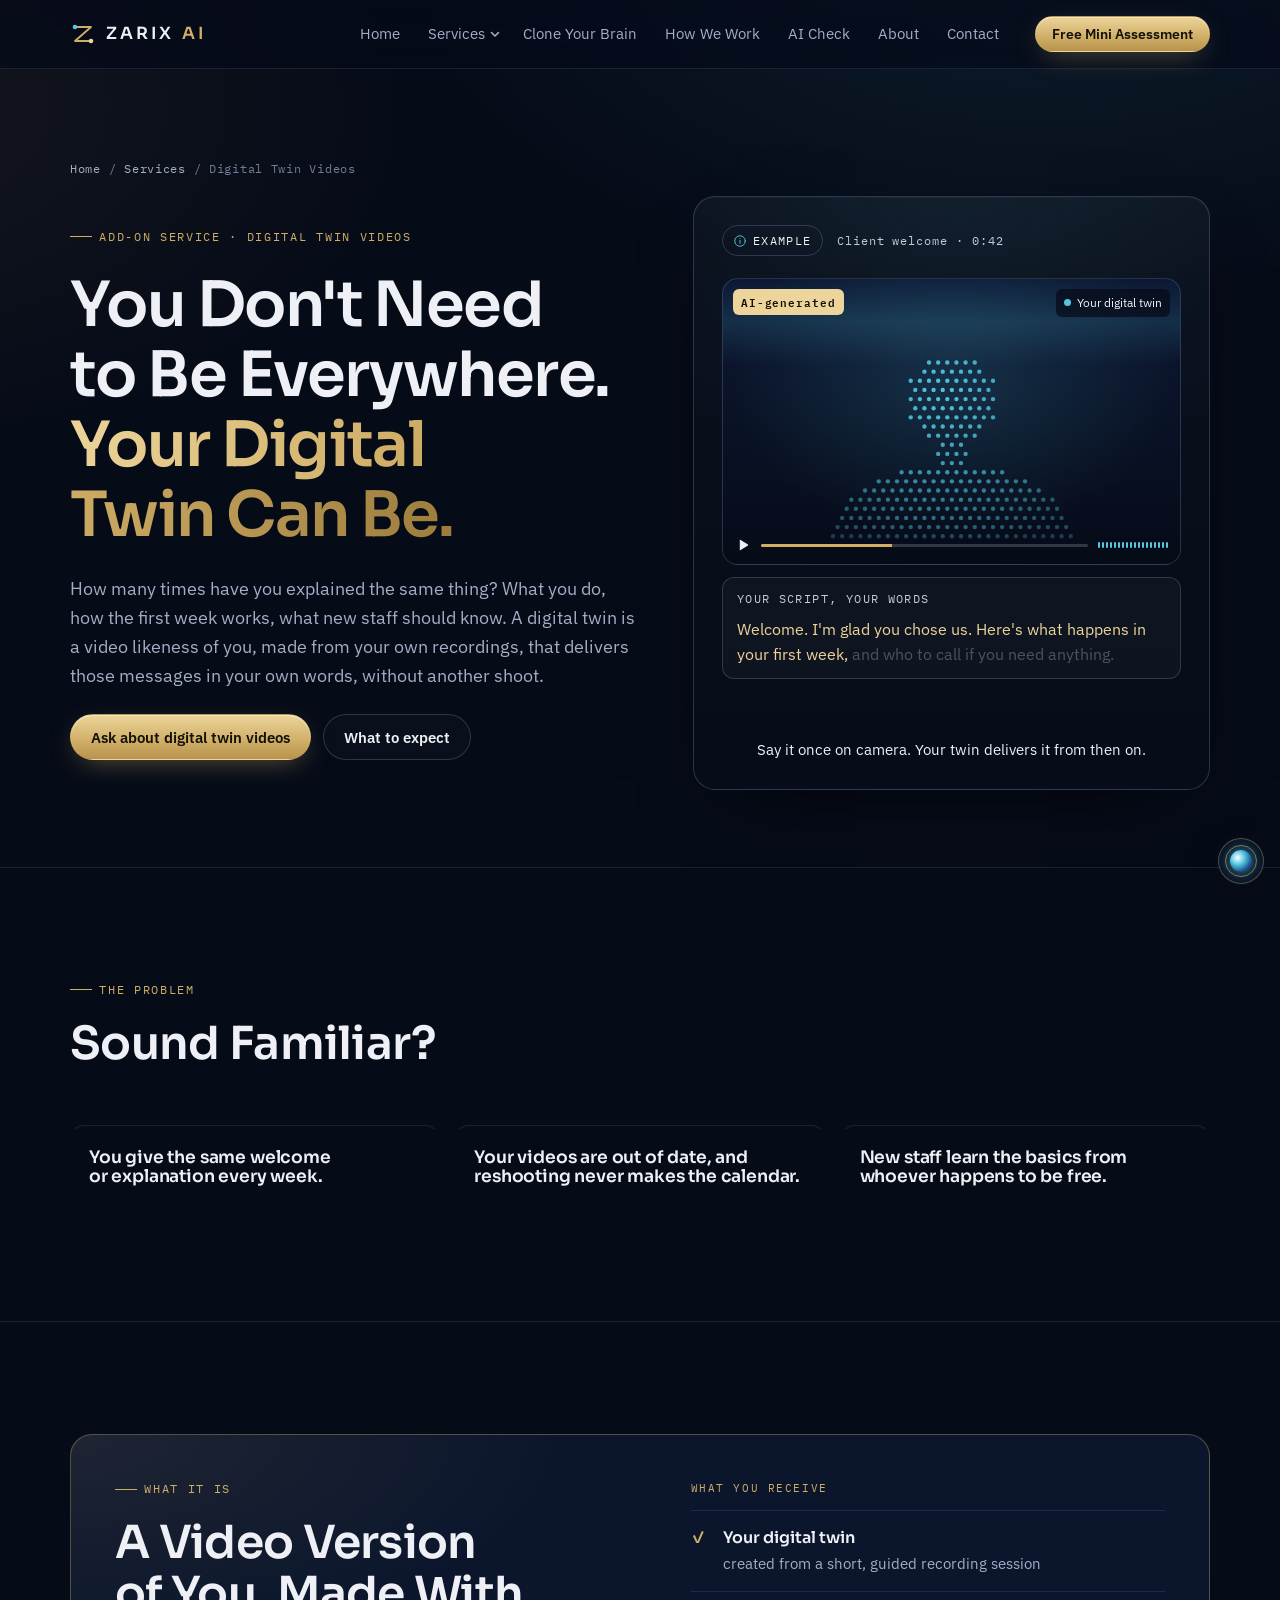
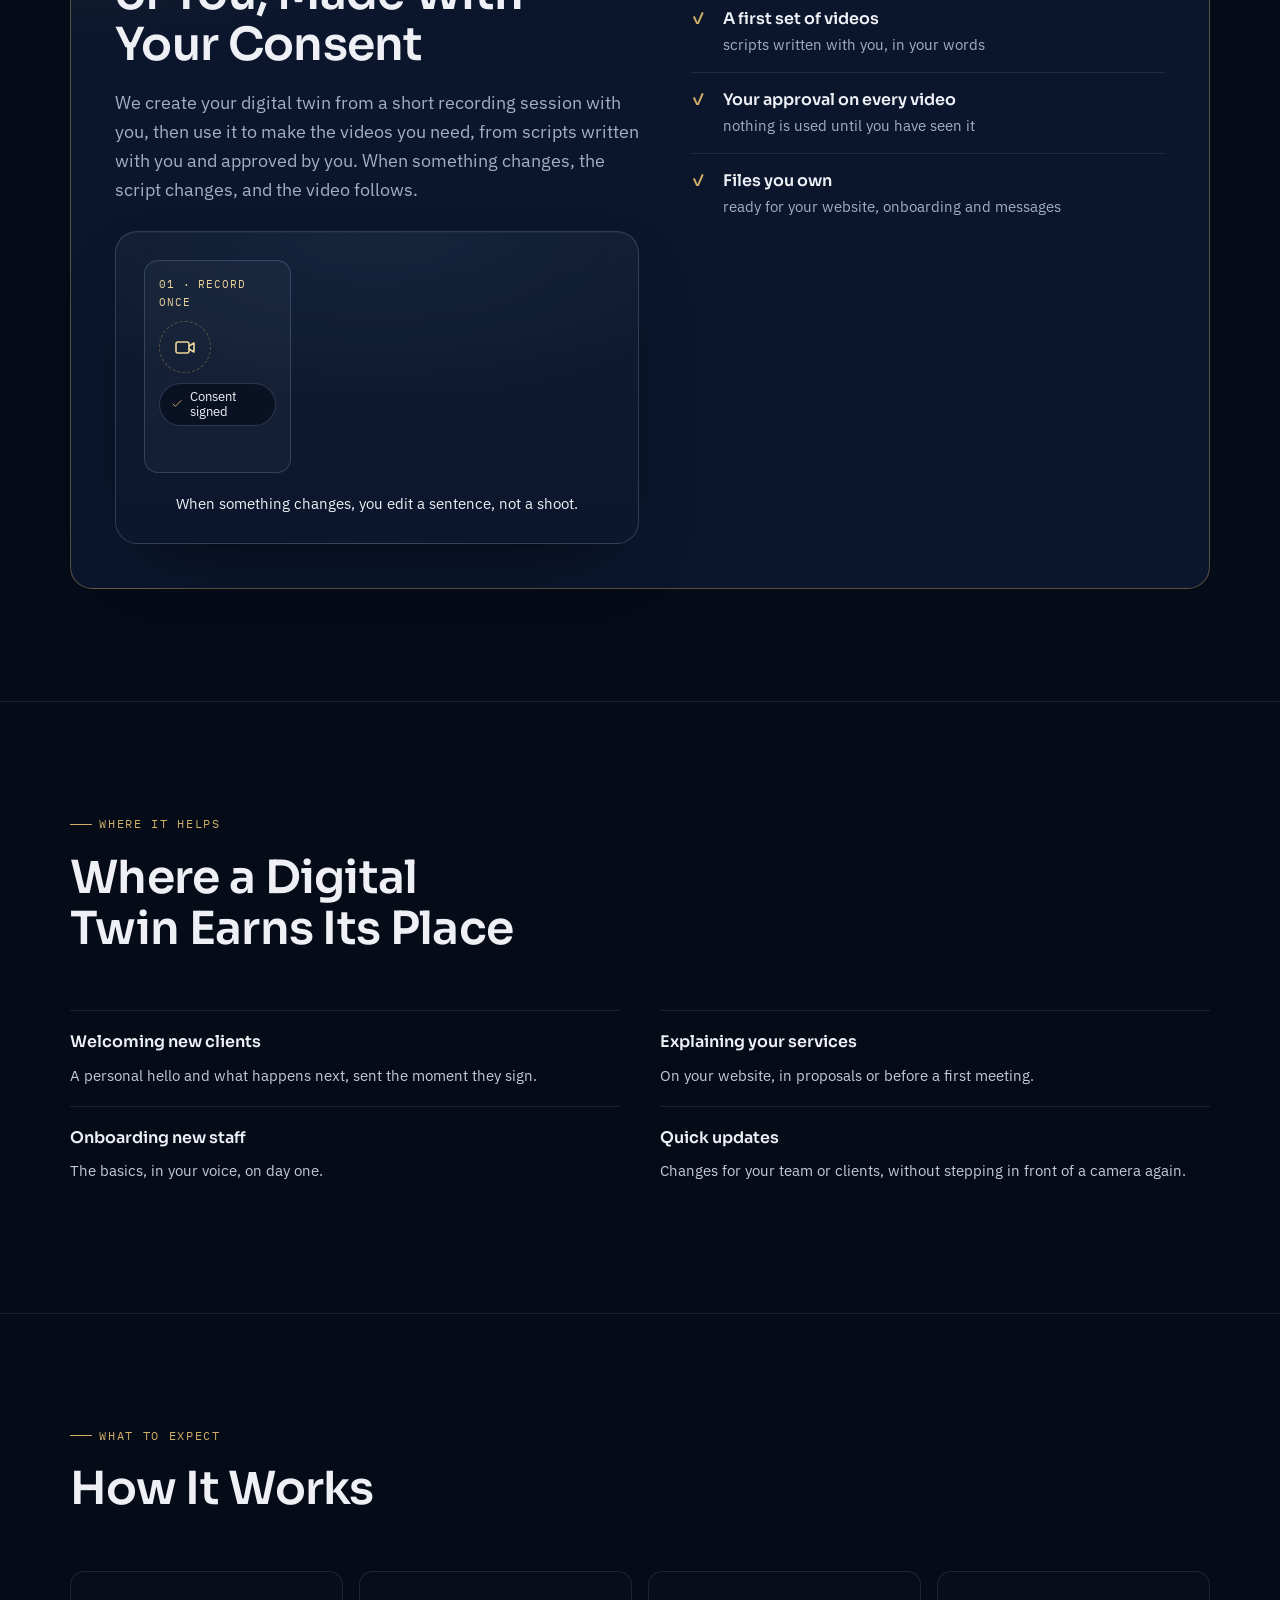
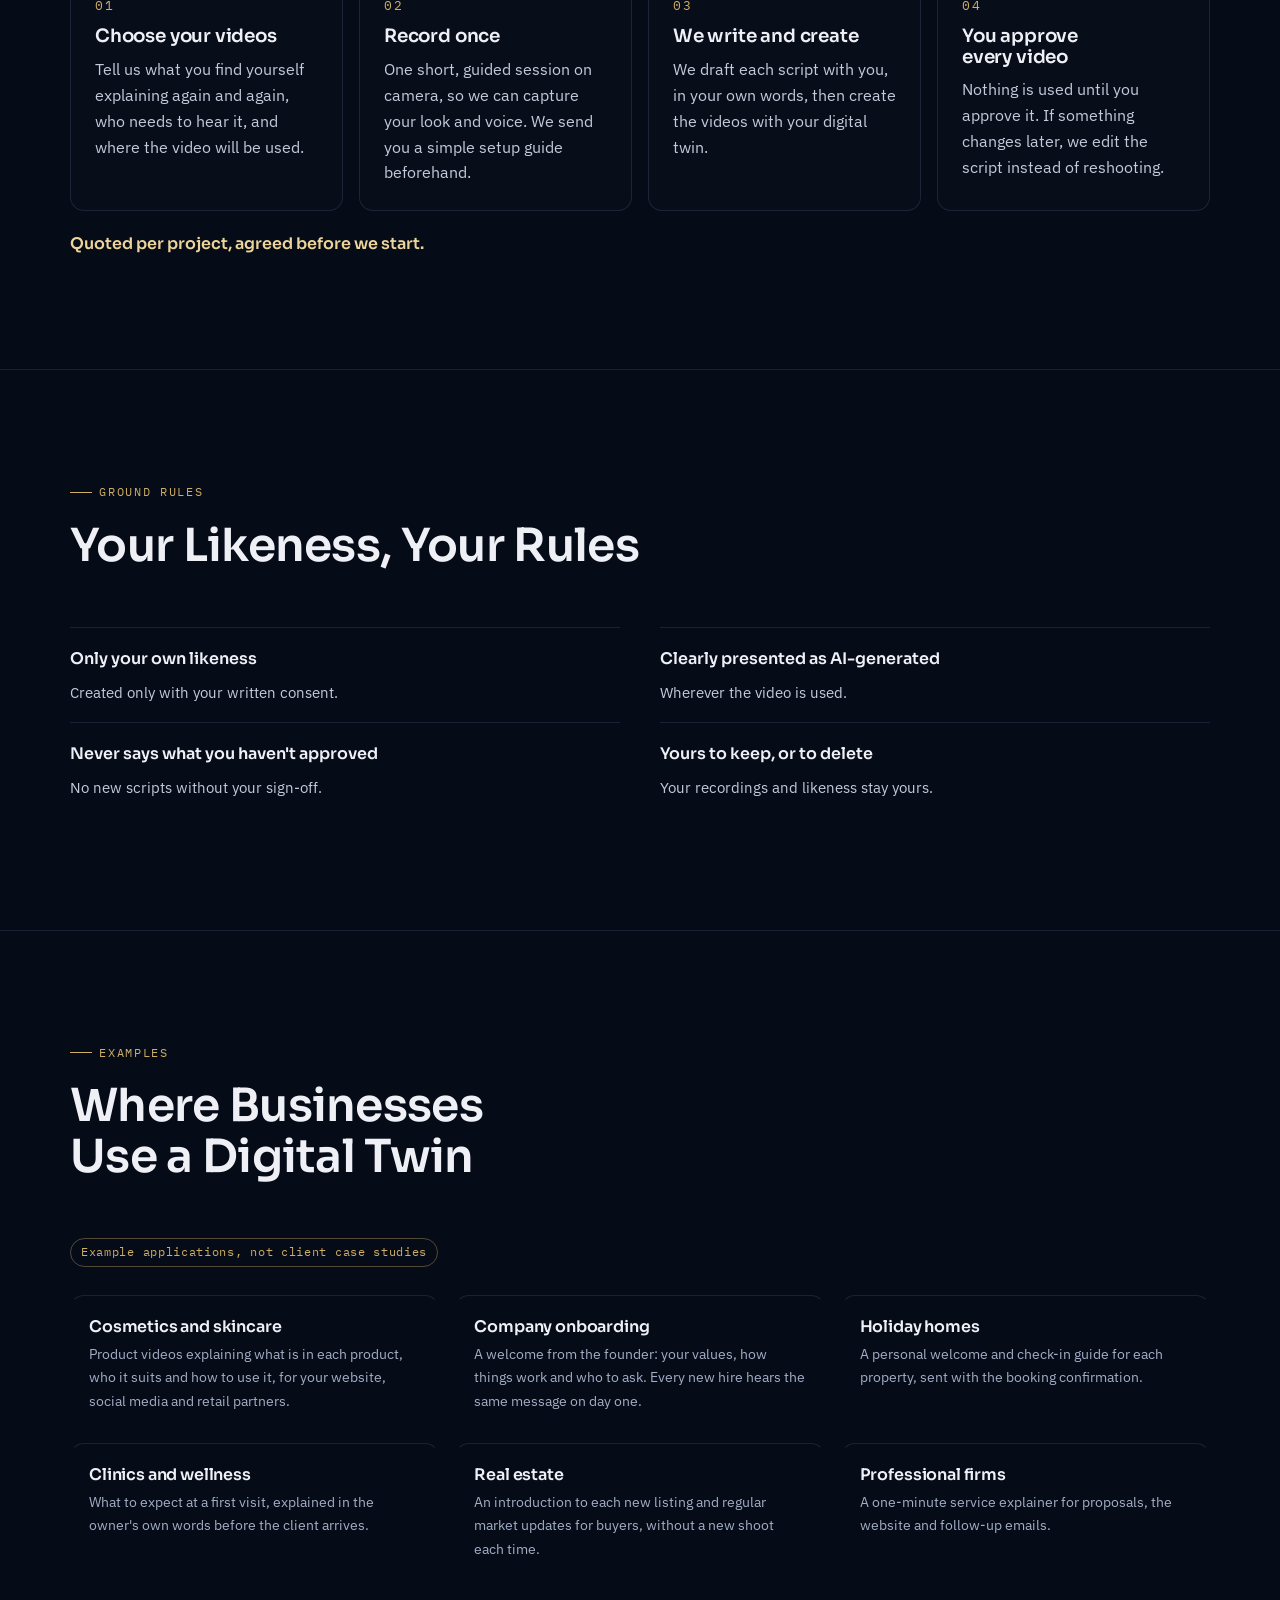
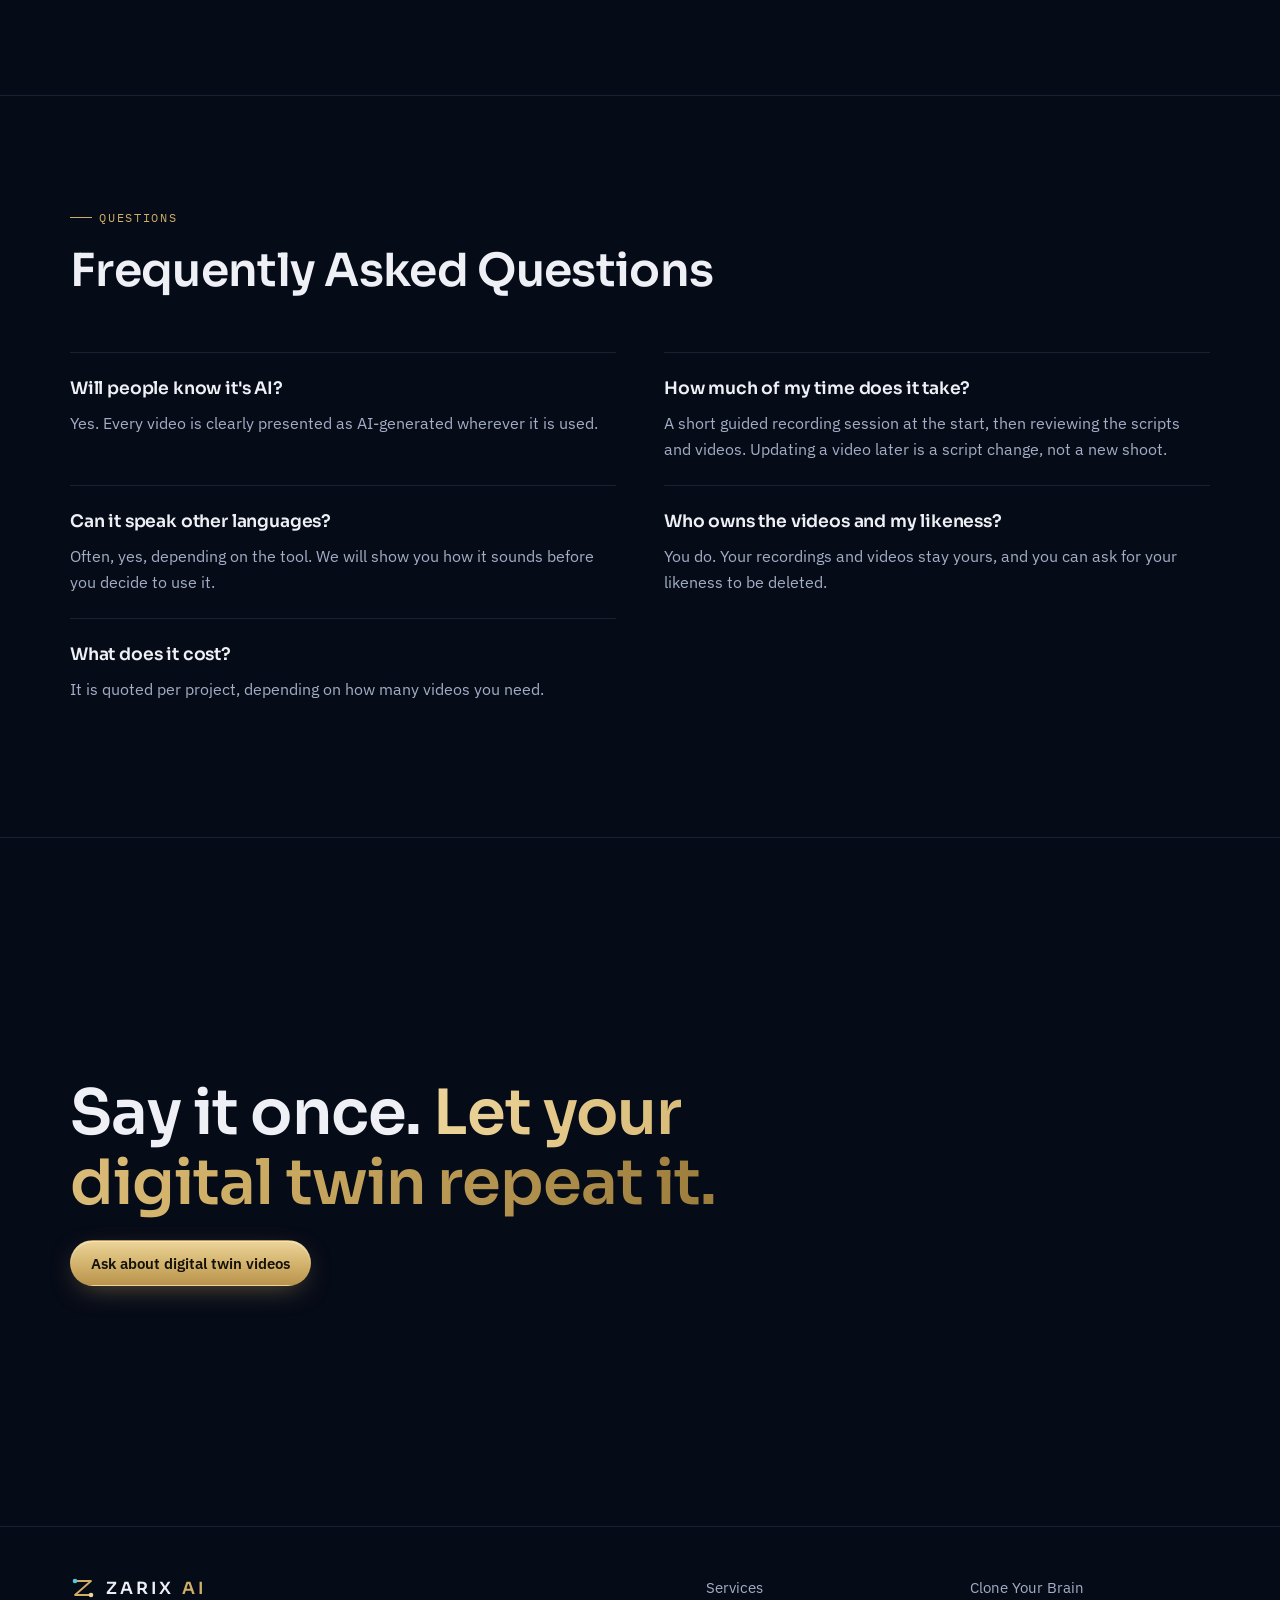
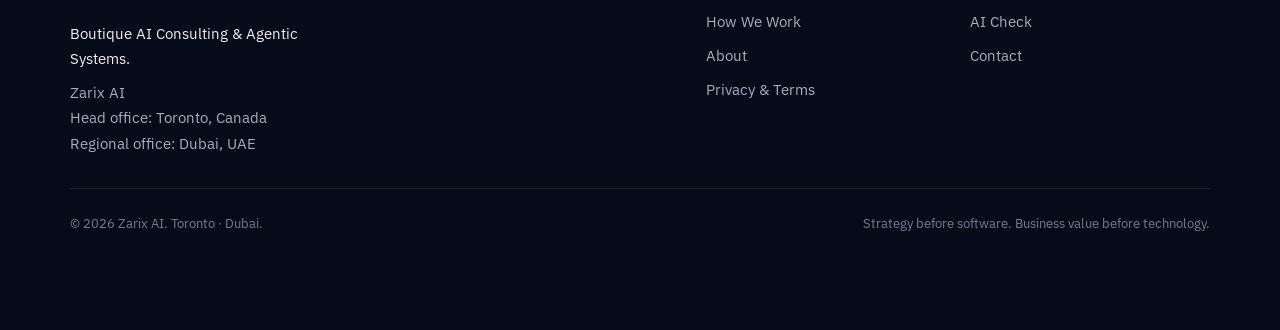
<file: digital-twin.html>
<!doctype html>
<html lang="en-CA">
<head>
<meta charset="utf-8">
<meta name="viewport" content="width=device-width, initial-scale=1, viewport-fit=cover">
<title>Digital Twin Videos: Your Message, Without Another Shoot | Zarix AI</title>
<meta name="description" content="A video likeness of you, made from your own recordings with your consent, to welcome clients, explain your services and onboard staff in your own words. Clearly presented as AI-generated. Quoted per project.">
<link rel="canonical" href="https://zarix.ai/digital-twin">
<meta property="og:type" content="website"><meta property="og:site_name" content="Zarix AI"><meta property="og:title" content="Digital Twin Videos: Your Message, Without Another Shoot | Zarix AI"><meta property="og:description" content="A video likeness of you, made from your own recordings with your consent, to welcome clients, explain your services and onboard staff in your own words. Clearly presented as AI-generated. Quoted per project."><meta property="og:url" content="https://zarix.ai/digital-twin"><meta property="og:locale" content="en_CA"><meta property="og:image" content="https://zarix.ai/img/share.jpg"><meta property="og:image:width" content="1200"><meta property="og:image:height" content="630"><meta property="og:image:alt" content="Zarix AI: Turn AI into a business system, not another tool.">
<meta name="twitter:card" content="summary_large_image"><meta name="twitter:title" content="Digital Twin Videos: Your Message, Without Another Shoot | Zarix AI"><meta name="twitter:description" content="A video likeness of you, made from your own recordings with your consent, to welcome clients, explain your services and onboard staff in your own words. Clearly presented as AI-generated. Quoted per project."><meta name="twitter:image" content="https://zarix.ai/img/share.jpg">
<link rel="icon" href="img/favicon.svg" type="image/svg+xml"><link rel="icon" href="img/favicon-32.png" sizes="32x32" type="image/png"><link rel="apple-touch-icon" href="img/apple-touch-icon.png">
<meta name="theme-color" content="#060b18">
<link rel="preconnect" href="https://fonts.googleapis.com"><link rel="preconnect" href="https://fonts.gstatic.com" crossorigin><link rel="stylesheet" href="https://fonts.googleapis.com/css2?family=IBM+Plex+Mono:wght@400;500&family=IBM+Plex+Sans:wght@400;500;600&family=Sora:wght@500;600&display=swap">
<link rel="stylesheet" href="styles.css?v=20261126c">
<script type="application/ld+json">{"@context": "https://schema.org", "@type": "BreadcrumbList", "itemListElement": [{"@type": "ListItem", "position": 1, "name": "Home", "item": "https://zarix.ai/"}, {"@type": "ListItem", "position": 2, "name": "Services", "item": "https://zarix.ai/services.html"}, {"@type": "ListItem", "position": 3, "name": "Digital Twin Videos", "item": "https://zarix.ai/digital-twin"}], "@id": "https://zarix.ai/digital-twin#breadcrumb"}</script>
<script type="application/ld+json">{"@context": "https://schema.org", "@type": "Service", "name": "Digital Twin Videos", "serviceType": "AI video likeness production", "description": "A consent-based video likeness of the client, created from their own recordings, used for approved scripts such as client welcomes, service explainers and staff onboarding, clearly presented as AI-generated.", "provider": {"@id": "https://zarix.ai/#org"}, "areaServed": [{"@type": "Country", "name": "Canada"}, {"@type": "Country", "name": "United States"}, {"@type": "Country", "name": "United Arab Emirates"}], "url": "https://zarix.ai/digital-twin"}</script>
<script type="application/ld+json">{"@context": "https://schema.org", "@type": "FAQPage", "@id": "https://zarix.ai/digital-twin#faq", "mainEntity": [{"@type": "Question", "name": "Will people know it's AI?", "acceptedAnswer": {"@type": "Answer", "text": "Yes. Every video is clearly presented as AI-generated wherever it is used."}}, {"@type": "Question", "name": "How much of my time does it take?", "acceptedAnswer": {"@type": "Answer", "text": "A short guided recording session at the start, then reviewing the scripts and videos. Updating a video later is a script change, not a new shoot."}}, {"@type": "Question", "name": "Can it speak other languages?", "acceptedAnswer": {"@type": "Answer", "text": "Often, yes, depending on the tool. We will show you how it sounds before you decide to use it."}}, {"@type": "Question", "name": "Who owns the videos and my likeness?", "acceptedAnswer": {"@type": "Answer", "text": "You do. Your recordings and videos stay yours, and you can ask for your likeness to be deleted."}}, {"@type": "Question", "name": "What does it cost?", "acceptedAnswer": {"@type": "Answer", "text": "It is quoted per project, depending on how many videos you need."}}], "isPartOf": {"@id": "https://zarix.ai/#site"}, "publisher": {"@id": "https://zarix.ai/#org"}}</script>
<script type="application/ld+json">{"@context": "https://schema.org", "@type": "WebPage", "@id": "https://zarix.ai/digital-twin#webpage", "url": "https://zarix.ai/digital-twin", "name": "Digital Twin Videos: Your Message, Without Another Shoot | Zarix AI", "description": "A video likeness of you, made from your own recordings with your consent, to welcome clients, explain your services and onboard staff in your own words. Clearly presented as AI-generated. Quoted per project.", "isPartOf": {"@id": "https://zarix.ai/#site"}, "publisher": {"@id": "https://zarix.ai/#org"}, "about": {"@id": "https://zarix.ai/#org"}, "inLanguage": "en", "breadcrumb": {"@id": "https://zarix.ai/digital-twin#breadcrumb"}}</script>
</head>
<body>
<a class="skip" href="#main">Skip to content</a>
<header class="site-header"><div class="wrap nav">
<a class="brand" href="index.html" aria-label="Zarix AI home"><svg width="26" height="26" viewBox="0 0 26 26" aria-hidden="true" focusable="false"><path d="M5 6h16L5 20h16" fill="none" stroke="#cfae66" stroke-width="1.8" stroke-linecap="round" stroke-linejoin="round"/><circle cx="5" cy="6" r="2.3" fill="#53c6e0"/><circle cx="21" cy="20" r="2.3" fill="#ecd49a"/></svg>ZARIX<small>AI</small></a>
<button class="nav-toggle" type="button" aria-expanded="false" aria-controls="nav-links">Menu</button>
<ul class="nav-links" id="nav-links"><li><a href="index.html">Home</a></li><li class="has-sub"><a href="services.html">Services</a><button class="sub-toggle" type="button" aria-expanded="false" aria-controls="svc-menu" aria-label="Show all services"><svg width="12" height="12" viewBox="0 0 12 12" aria-hidden="true"><path d="M2.5 4.5 6 8l3.5-3.5" fill="none" stroke="currentColor" stroke-width="1.6" stroke-linecap="round" stroke-linejoin="round"></path></svg></button><div class="sub-menu" id="svc-menu"><p class="sub-head">Our services</p><ul><li><a href="services.html#assessment"><span class="sub-t">AI Assessment</span><span class="sub-d">Find where AI will pay off, and where it won't.</span></a></li><li><a href="services.html#workflow-plan"><span class="sub-t">Workflow Plan</span><span class="sub-d">A build-ready plan for each workflow you choose.</span></a></li><li><a href="services.html#build"><span class="sub-t">Build</span><span class="sub-d">Simple, reliable tools set up in your own accounts.</span></a></li><li><a href="services.html#support"><span class="sub-t">Ongoing Support</span><span class="sub-d">Keep what works working as you grow.</span></a></li><li><a href="clone-your-brain.html"><span class="sub-t">Clone Your Brain</span><span class="sub-d">Your know-how in one place your team can ask.</span></a></li><li><a href="digital-twin.html"><span class="sub-t">Digital Twin</span><span class="sub-d">Optional add-on, quoted per project.</span></a></li><li><a href="chatbots-ai-assistants.html"><span class="sub-t">Chatbots &amp; AI Assistants</span><span class="sub-d">Answer customers, follow up leads, support your team.</span></a></li><li><a href="ai-training.html"><span class="sub-t">Training &amp; Courses</span><span class="sub-d">Workshops and multi-week courses for your team.</span></a></li></ul><a class="sub-all" href="services.html">See all services &rarr;</a></div></li><li><a href="clone-your-brain.html">Clone Your Brain</a></li><li><a href="how-we-work.html">How We Work</a></li><li><a href="ai-readiness.html">AI Check</a></li><li><a href="about.html">About</a></li><li><a href="contact.html">Contact</a></li></ul>
<a class="btn btn-gold btn-sm" href="contact.html#book">Free Mini Assessment</a>
</div></header>
<main id="main">
<section class="hero addon-hero"><div class="wrap">
<p class="crumbs"><a href="index.html">Home</a> / <a href="services.html">Services</a> / <span aria-current="page">Digital Twin Videos</span></p>
<div class="addon-hero-in">
<div class="hero-copy">
<p class="eyebrow">Add-on service · Digital Twin Videos</p>
<h1>You Don't Need to Be Everywhere. <span class="gold">Your Digital Twin Can Be.</span></h1>
<p class="lede">How many times have you explained the same thing? What you do, how the first week works, what new staff should know. A digital twin is a video likeness of you, made from your own recordings, that delivers those messages in your own words, without another shoot.</p>
<div class="cta-row"><a class="btn btn-gold" href="contact.html#book">Ask about digital twin videos</a><a class="btn btn-ghost" href="#expect">What to expect</a></div>
</div>
<figure class="ax addon-fig tw-hero" data-seq aria-label="Example: a video player shows the owner's digital twin, labelled AI-generated, speaking a welcome script word by word: Welcome. I'm glad you chose us. Here's what happens in your first week, and who to call if you need anything. The same video is used on the website, for client welcomes and for staff onboarding, approved by the owner.">
<div class="ax-bar"><span class="ax-tag"><svg class="ax-ic" viewBox="0 0 24 24" aria-hidden="true" focusable="false"><circle cx="12" cy="12" r="9"/><path d="M12 11v5M12 8v.01"/></svg>Example</span><span class="seq-label">Client welcome · 0:42</span></div>
<div class="tw-player" aria-hidden="true">
<span class="tw-badge">AI-generated</span><span class="tw-live"><i></i>Your digital twin</span>
<svg class="tw-mesh" viewBox="0 0 320 210"><circle cx="140" cy="46" r="1.9" style="opacity:0.89"/><circle cx="148" cy="46" r="1.9" style="opacity:0.90"/><circle cx="156" cy="46" r="1.9" style="opacity:0.89"/><circle cx="164" cy="46" r="1.9" style="opacity:0.88"/><circle cx="172" cy="46" r="1.9" style="opacity:0.86"/><circle cx="180" cy="46" r="1.9" style="opacity:0.83"/><circle cx="136" cy="54" r="1.9" style="opacity:0.91"/><circle cx="144" cy="54" r="1.9" style="opacity:0.93"/><circle cx="152" cy="54" r="1.9" style="opacity:0.93"/><circle cx="160" cy="54" r="1.9" style="opacity:0.92"/><circle cx="168" cy="54" r="1.9" style="opacity:0.90"/><circle cx="176" cy="54" r="1.9" style="opacity:0.87"/><circle cx="184" cy="54" r="1.9" style="opacity:0.84"/><circle cx="124" cy="62" r="1.9" style="opacity:0.88"/><circle cx="132" cy="62" r="1.9" style="opacity:0.91"/><circle cx="140" cy="62" r="1.9" style="opacity:0.94"/><circle cx="148" cy="62" r="1.9" style="opacity:0.96"/><circle cx="156" cy="62" r="1.9" style="opacity:0.96"/><circle cx="164" cy="62" r="1.9" style="opacity:0.93"/><circle cx="172" cy="62" r="1.9" style="opacity:0.90"/><circle cx="180" cy="62" r="1.9" style="opacity:0.87"/><circle cx="188" cy="62" r="1.9" style="opacity:0.83"/><circle cx="196" cy="62" r="1.9" style="opacity:0.80"/><circle cx="128" cy="70" r="1.9" style="opacity:0.90"/><circle cx="136" cy="70" r="1.9" style="opacity:0.94"/><circle cx="144" cy="70" r="1.9" style="opacity:0.97"/><circle cx="152" cy="70" r="1.9" style="opacity:0.99"/><circle cx="160" cy="70" r="1.9" style="opacity:0.96"/><circle cx="168" cy="70" r="1.9" style="opacity:0.92"/><circle cx="176" cy="70" r="1.9" style="opacity:0.89"/><circle cx="184" cy="70" r="1.9" style="opacity:0.85"/><circle cx="192" cy="70" r="1.9" style="opacity:0.82"/><circle cx="124" cy="78" r="1.9" style="opacity:0.88"/><circle cx="132" cy="78" r="1.9" style="opacity:0.91"/><circle cx="140" cy="78" r="1.9" style="opacity:0.94"/><circle cx="148" cy="78" r="1.9" style="opacity:0.96"/><circle cx="156" cy="78" r="1.9" style="opacity:0.96"/><circle cx="164" cy="78" r="1.9" style="opacity:0.93"/><circle cx="172" cy="78" r="1.9" style="opacity:0.90"/><circle cx="180" cy="78" r="1.9" style="opacity:0.87"/><circle cx="188" cy="78" r="1.9" style="opacity:0.83"/><circle cx="196" cy="78" r="1.9" style="opacity:0.80"/><circle cx="128" cy="86" r="1.9" style="opacity:0.88"/><circle cx="136" cy="86" r="1.9" style="opacity:0.91"/><circle cx="144" cy="86" r="1.9" style="opacity:0.93"/><circle cx="152" cy="86" r="1.9" style="opacity:0.93"/><circle cx="160" cy="86" r="1.9" style="opacity:0.92"/><circle cx="168" cy="86" r="1.9" style="opacity:0.90"/><circle cx="176" cy="86" r="1.9" style="opacity:0.87"/><circle cx="184" cy="86" r="1.9" style="opacity:0.84"/><circle cx="192" cy="86" r="1.9" style="opacity:0.80"/><circle cx="124" cy="94" r="1.9" style="opacity:0.85"/><circle cx="132" cy="94" r="1.9" style="opacity:0.87"/><circle cx="140" cy="94" r="1.9" style="opacity:0.89"/><circle cx="148" cy="94" r="1.9" style="opacity:0.90"/><circle cx="156" cy="94" r="1.9" style="opacity:0.89"/><circle cx="164" cy="94" r="1.9" style="opacity:0.88"/><circle cx="172" cy="94" r="1.9" style="opacity:0.86"/><circle cx="180" cy="94" r="1.9" style="opacity:0.83"/><circle cx="188" cy="94" r="1.9" style="opacity:0.80"/><circle cx="196" cy="94" r="1.9" style="opacity:0.77"/><circle cx="136" cy="102" r="1.9" style="opacity:0.85"/><circle cx="144" cy="102" r="1.9" style="opacity:0.86"/><circle cx="152" cy="102" r="1.9" style="opacity:0.86"/><circle cx="160" cy="102" r="1.9" style="opacity:0.85"/><circle cx="168" cy="102" r="1.9" style="opacity:0.84"/><circle cx="176" cy="102" r="1.9" style="opacity:0.82"/><circle cx="184" cy="102" r="1.9" style="opacity:0.80"/><circle cx="140" cy="110" r="1.9" style="opacity:0.82"/><circle cx="148" cy="110" r="1.9" style="opacity:0.83"/><circle cx="156" cy="110" r="1.9" style="opacity:0.82"/><circle cx="164" cy="110" r="1.9" style="opacity:0.82"/><circle cx="172" cy="110" r="1.9" style="opacity:0.80"/><circle cx="180" cy="110" r="1.9" style="opacity:0.78"/><circle cx="152" cy="118" r="1.9" style="opacity:0.79"/><circle cx="160" cy="118" r="1.9" style="opacity:0.79"/><circle cx="168" cy="118" r="1.9" style="opacity:0.78"/><circle cx="148" cy="126" r="1.9" style="opacity:0.76"/><circle cx="156" cy="126" r="1.9" style="opacity:0.76"/><circle cx="164" cy="126" r="1.9" style="opacity:0.75"/><circle cx="172" cy="126" r="1.9" style="opacity:0.74"/><circle cx="152" cy="134" r="1.9" style="opacity:0.72"/><circle cx="160" cy="134" r="1.9" style="opacity:0.72"/><circle cx="168" cy="134" r="1.9" style="opacity:0.71"/><circle cx="116" cy="142" r="1.9" style="opacity:0.65"/><circle cx="124" cy="142" r="1.9" style="opacity:0.67"/><circle cx="132" cy="142" r="1.9" style="opacity:0.68"/><circle cx="140" cy="142" r="1.9" style="opacity:0.68"/><circle cx="148" cy="142" r="1.9" style="opacity:0.69"/><circle cx="156" cy="142" r="1.9" style="opacity:0.69"/><circle cx="164" cy="142" r="1.9" style="opacity:0.68"/><circle cx="172" cy="142" r="1.9" style="opacity:0.67"/><circle cx="180" cy="142" r="1.9" style="opacity:0.66"/><circle cx="188" cy="142" r="1.9" style="opacity:0.65"/><circle cx="196" cy="142" r="1.9" style="opacity:0.63"/><circle cx="204" cy="142" r="1.9" style="opacity:0.61"/><circle cx="96" cy="150" r="1.9" style="opacity:0.58"/><circle cx="104" cy="150" r="1.9" style="opacity:0.60"/><circle cx="112" cy="150" r="1.9" style="opacity:0.61"/><circle cx="120" cy="150" r="1.9" style="opacity:0.63"/><circle cx="128" cy="150" r="1.9" style="opacity:0.64"/><circle cx="136" cy="150" r="1.9" style="opacity:0.65"/><circle cx="144" cy="150" r="1.9" style="opacity:0.65"/><circle cx="152" cy="150" r="1.9" style="opacity:0.65"/><circle cx="160" cy="150" r="1.9" style="opacity:0.65"/><circle cx="168" cy="150" r="1.9" style="opacity:0.64"/><circle cx="176" cy="150" r="1.9" style="opacity:0.63"/><circle cx="184" cy="150" r="1.9" style="opacity:0.62"/><circle cx="192" cy="150" r="1.9" style="opacity:0.61"/><circle cx="200" cy="150" r="1.9" style="opacity:0.59"/><circle cx="208" cy="150" r="1.9" style="opacity:0.57"/><circle cx="216" cy="150" r="1.9" style="opacity:0.55"/><circle cx="224" cy="150" r="1.9" style="opacity:0.53"/><circle cx="84" cy="158" r="1.9" style="opacity:0.52"/><circle cx="92" cy="158" r="1.9" style="opacity:0.54"/><circle cx="100" cy="158" r="1.9" style="opacity:0.56"/><circle cx="108" cy="158" r="1.9" style="opacity:0.58"/><circle cx="116" cy="158" r="1.9" style="opacity:0.59"/><circle cx="124" cy="158" r="1.9" style="opacity:0.60"/><circle cx="132" cy="158" r="1.9" style="opacity:0.61"/><circle cx="140" cy="158" r="1.9" style="opacity:0.61"/><circle cx="148" cy="158" r="1.9" style="opacity:0.62"/><circle cx="156" cy="158" r="1.9" style="opacity:0.62"/><circle cx="164" cy="158" r="1.9" style="opacity:0.61"/><circle cx="172" cy="158" r="1.9" style="opacity:0.61"/><circle cx="180" cy="158" r="1.9" style="opacity:0.60"/><circle cx="188" cy="158" r="1.9" style="opacity:0.58"/><circle cx="196" cy="158" r="1.9" style="opacity:0.57"/><circle cx="204" cy="158" r="1.9" style="opacity:0.55"/><circle cx="212" cy="158" r="1.9" style="opacity:0.53"/><circle cx="220" cy="158" r="1.9" style="opacity:0.51"/><circle cx="228" cy="158" r="1.9" style="opacity:0.49"/><circle cx="236" cy="158" r="1.9" style="opacity:0.47"/><circle cx="72" cy="166" r="1.9" style="opacity:0.46"/><circle cx="80" cy="166" r="1.9" style="opacity:0.48"/><circle cx="88" cy="166" r="1.9" style="opacity:0.50"/><circle cx="96" cy="166" r="1.9" style="opacity:0.52"/><circle cx="104" cy="166" r="1.9" style="opacity:0.54"/><circle cx="112" cy="166" r="1.9" style="opacity:0.55"/><circle cx="120" cy="166" r="1.9" style="opacity:0.56"/><circle cx="128" cy="166" r="1.9" style="opacity:0.57"/><circle cx="136" cy="166" r="1.9" style="opacity:0.58"/><circle cx="144" cy="166" r="1.9" style="opacity:0.58"/><circle cx="152" cy="166" r="1.9" style="opacity:0.58"/><circle cx="160" cy="166" r="1.9" style="opacity:0.58"/><circle cx="168" cy="166" r="1.9" style="opacity:0.58"/><circle cx="176" cy="166" r="1.9" style="opacity:0.57"/><circle cx="184" cy="166" r="1.9" style="opacity:0.56"/><circle cx="192" cy="166" r="1.9" style="opacity:0.54"/><circle cx="200" cy="166" r="1.9" style="opacity:0.53"/><circle cx="208" cy="166" r="1.9" style="opacity:0.51"/><circle cx="216" cy="166" r="1.9" style="opacity:0.49"/><circle cx="224" cy="166" r="1.9" style="opacity:0.47"/><circle cx="232" cy="166" r="1.9" style="opacity:0.45"/><circle cx="240" cy="166" r="1.9" style="opacity:0.43"/><circle cx="248" cy="166" r="1.9" style="opacity:0.40"/><circle cx="68" cy="174" r="1.9" style="opacity:0.42"/><circle cx="76" cy="174" r="1.9" style="opacity:0.45"/><circle cx="84" cy="174" r="1.9" style="opacity:0.46"/><circle cx="92" cy="174" r="1.9" style="opacity:0.48"/><circle cx="100" cy="174" r="1.9" style="opacity:0.50"/><circle cx="108" cy="174" r="1.9" style="opacity:0.51"/><circle cx="116" cy="174" r="1.9" style="opacity:0.52"/><circle cx="124" cy="174" r="1.9" style="opacity:0.53"/><circle cx="132" cy="174" r="1.9" style="opacity:0.54"/><circle cx="140" cy="174" r="1.9" style="opacity:0.55"/><circle cx="148" cy="174" r="1.9" style="opacity:0.55"/><circle cx="156" cy="174" r="1.9" style="opacity:0.55"/><circle cx="164" cy="174" r="1.9" style="opacity:0.54"/><circle cx="172" cy="174" r="1.9" style="opacity:0.54"/><circle cx="180" cy="174" r="1.9" style="opacity:0.53"/><circle cx="188" cy="174" r="1.9" style="opacity:0.52"/><circle cx="196" cy="174" r="1.9" style="opacity:0.51"/><circle cx="204" cy="174" r="1.9" style="opacity:0.49"/><circle cx="212" cy="174" r="1.9" style="opacity:0.47"/><circle cx="220" cy="174" r="1.9" style="opacity:0.45"/><circle cx="228" cy="174" r="1.9" style="opacity:0.43"/><circle cx="236" cy="174" r="1.9" style="opacity:0.41"/><circle cx="244" cy="174" r="1.9" style="opacity:0.39"/><circle cx="252" cy="174" r="1.9" style="opacity:0.37"/><circle cx="64" cy="182" r="1.9" style="opacity:0.39"/><circle cx="72" cy="182" r="1.9" style="opacity:0.41"/><circle cx="80" cy="182" r="1.9" style="opacity:0.43"/><circle cx="88" cy="182" r="1.9" style="opacity:0.44"/><circle cx="96" cy="182" r="1.9" style="opacity:0.46"/><circle cx="104" cy="182" r="1.9" style="opacity:0.47"/><circle cx="112" cy="182" r="1.9" style="opacity:0.49"/><circle cx="120" cy="182" r="1.9" style="opacity:0.50"/><circle cx="128" cy="182" r="1.9" style="opacity:0.50"/><circle cx="136" cy="182" r="1.9" style="opacity:0.51"/><circle cx="144" cy="182" r="1.9" style="opacity:0.51"/><circle cx="152" cy="182" r="1.9" style="opacity:0.51"/><circle cx="160" cy="182" r="1.9" style="opacity:0.51"/><circle cx="168" cy="182" r="1.9" style="opacity:0.51"/><circle cx="176" cy="182" r="1.9" style="opacity:0.50"/><circle cx="184" cy="182" r="1.9" style="opacity:0.49"/><circle cx="192" cy="182" r="1.9" style="opacity:0.48"/><circle cx="200" cy="182" r="1.9" style="opacity:0.47"/><circle cx="208" cy="182" r="1.9" style="opacity:0.45"/><circle cx="216" cy="182" r="1.9" style="opacity:0.43"/><circle cx="224" cy="182" r="1.9" style="opacity:0.42"/><circle cx="232" cy="182" r="1.9" style="opacity:0.40"/><circle cx="240" cy="182" r="1.9" style="opacity:0.38"/><circle cx="248" cy="182" r="1.9" style="opacity:0.35"/><circle cx="256" cy="182" r="1.9" style="opacity:0.35"/><circle cx="60" cy="190" r="1.9" style="opacity:0.35"/><circle cx="68" cy="190" r="1.9" style="opacity:0.37"/><circle cx="76" cy="190" r="1.9" style="opacity:0.39"/><circle cx="84" cy="190" r="1.9" style="opacity:0.40"/><circle cx="92" cy="190" r="1.9" style="opacity:0.42"/><circle cx="100" cy="190" r="1.9" style="opacity:0.43"/><circle cx="108" cy="190" r="1.9" style="opacity:0.45"/><circle cx="116" cy="190" r="1.9" style="opacity:0.46"/><circle cx="124" cy="190" r="1.9" style="opacity:0.47"/><circle cx="132" cy="190" r="1.9" style="opacity:0.47"/><circle cx="140" cy="190" r="1.9" style="opacity:0.48"/><circle cx="148" cy="190" r="1.9" style="opacity:0.48"/><circle cx="156" cy="190" r="1.9" style="opacity:0.48"/><circle cx="164" cy="190" r="1.9" style="opacity:0.47"/><circle cx="172" cy="190" r="1.9" style="opacity:0.47"/><circle cx="180" cy="190" r="1.9" style="opacity:0.46"/><circle cx="188" cy="190" r="1.9" style="opacity:0.45"/><circle cx="196" cy="190" r="1.9" style="opacity:0.44"/><circle cx="204" cy="190" r="1.9" style="opacity:0.43"/><circle cx="212" cy="190" r="1.9" style="opacity:0.41"/><circle cx="220" cy="190" r="1.9" style="opacity:0.40"/><circle cx="228" cy="190" r="1.9" style="opacity:0.38"/><circle cx="236" cy="190" r="1.9" style="opacity:0.36"/><circle cx="244" cy="190" r="1.9" style="opacity:0.35"/><circle cx="252" cy="190" r="1.9" style="opacity:0.35"/><circle cx="260" cy="190" r="1.9" style="opacity:0.35"/><circle cx="56" cy="198" r="1.9" style="opacity:0.35"/><circle cx="64" cy="198" r="1.9" style="opacity:0.35"/><circle cx="72" cy="198" r="1.9" style="opacity:0.35"/><circle cx="80" cy="198" r="1.9" style="opacity:0.37"/><circle cx="88" cy="198" r="1.9" style="opacity:0.38"/><circle cx="96" cy="198" r="1.9" style="opacity:0.40"/><circle cx="104" cy="198" r="1.9" style="opacity:0.41"/><circle cx="112" cy="198" r="1.9" style="opacity:0.42"/><circle cx="120" cy="198" r="1.9" style="opacity:0.43"/><circle cx="128" cy="198" r="1.9" style="opacity:0.44"/><circle cx="136" cy="198" r="1.9" style="opacity:0.44"/><circle cx="144" cy="198" r="1.9" style="opacity:0.44"/><circle cx="152" cy="198" r="1.9" style="opacity:0.44"/><circle cx="160" cy="198" r="1.9" style="opacity:0.44"/><circle cx="168" cy="198" r="1.9" style="opacity:0.44"/><circle cx="176" cy="198" r="1.9" style="opacity:0.43"/><circle cx="184" cy="198" r="1.9" style="opacity:0.42"/><circle cx="192" cy="198" r="1.9" style="opacity:0.41"/><circle cx="200" cy="198" r="1.9" style="opacity:0.40"/><circle cx="208" cy="198" r="1.9" style="opacity:0.39"/><circle cx="216" cy="198" r="1.9" style="opacity:0.37"/><circle cx="224" cy="198" r="1.9" style="opacity:0.36"/><circle cx="232" cy="198" r="1.9" style="opacity:0.35"/><circle cx="240" cy="198" r="1.9" style="opacity:0.35"/><circle cx="248" cy="198" r="1.9" style="opacity:0.35"/><circle cx="256" cy="198" r="1.9" style="opacity:0.35"/><circle cx="264" cy="198" r="1.9" style="opacity:0.35"/></svg>
<span class="tw-scan"></span>
<div class="tw-ctrl"><span class="tw-pp"><svg class="ax-ic" viewBox="0 0 24 24" aria-hidden="true" focusable="false"><path d="M8 5v14l11-7z"/></svg></span><span class="tw-bar"><i></i></span><span class="tw-wave"><i style="animation-delay:0.00s"></i><i style="animation-delay:0.09s"></i><i style="animation-delay:0.18s"></i><i style="animation-delay:0.27s"></i><i style="animation-delay:0.36s"></i><i style="animation-delay:0.45s"></i><i style="animation-delay:0.54s"></i><i style="animation-delay:0.63s"></i><i style="animation-delay:0.72s"></i><i style="animation-delay:0.81s"></i><i style="animation-delay:0.90s"></i><i style="animation-delay:0.09s"></i><i style="animation-delay:0.18s"></i><i style="animation-delay:0.27s"></i><i style="animation-delay:0.36s"></i><i style="animation-delay:0.45s"></i><i style="animation-delay:0.54s"></i><i style="animation-delay:0.63s"></i></span></div>
</div>
<div class="tw-script" aria-hidden="true"><p class="cb-k">Your script, your words</p><p class="tw-words"><span class="seq-w">Welcome.</span> <span class="seq-w">I'm</span> <span class="seq-w">glad</span> <span class="seq-w">you</span> <span class="seq-w">chose</span> <span class="seq-w">us.</span> <span class="seq-w">Here's</span> <span class="seq-w">what</span> <span class="seq-w">happens</span> <span class="seq-w">in</span> <span class="seq-w">your</span> <span class="seq-w">first</span> <span class="seq-w">week,</span> <span class="seq-w">and</span> <span class="seq-w">who</span> <span class="seq-w">to</span> <span class="seq-w">call</span> <span class="seq-w">if</span> <span class="seq-w">you</span> <span class="seq-w">need</span> <span class="seq-w">anything.</span></p></div>
<div class="tw-uses seq-i" aria-hidden="true"><span class="ax-chip soft">Website</span><span class="ax-chip soft">Client welcome</span><span class="ax-chip soft">Staff onboarding</span><span class="ax-chip approve"><svg class="ax-ic" viewBox="0 0 24 24" aria-hidden="true" focusable="false"><path d="m5 12 4 4 10-10"/></svg>Approved by you</span></div>
<figcaption>Say it once on camera. Your twin delivers it from then on.</figcaption>
</figure>
</div>
</div></section>

<section class="band" aria-labelledby="p-h"><div class="wrap">
<div class="band-head"><p class="eyebrow">The problem</p><h2 id="p-h">Sound Familiar?</h2></div>
<ul class="problems"><li><h3>You give the same welcome or explanation every week.</h3></li><li><h3>Your videos are out of date, and reshooting never makes the calendar.</h3></li><li><h3>New staff learn the basics from whoever happens to be free.</h3></li></ul>
</div></section>

<section class="band" aria-labelledby="w-h"><div class="wrap">
<div class="assess">
<div class="assess-copy">
<p class="eyebrow">What it is</p>
<h2 id="w-h">A Video Version of You, Made With Your Consent</h2>
<p class="lede">We create your digital twin from a short recording session with you, then use it to make the videos you need, from scripts written with you and approved by you. When something changes, the script changes, and the video follows.</p>
<figure class="ax addon-fig twp" data-seq aria-label="Illustration: step one, a single recording session with signed consent. Step two, a line in the script changes from check-in at 4 pm to check-in at 3 pm. Step three, a new video of the same person is ready, approved by the owner, with no new shoot.">
<ol class="twp-steps" aria-hidden="true">
<li class="seq-i"><span class="n">01 · Record once</span><span class="twp-ic"><svg class="ax-ic" viewBox="0 0 24 24" aria-hidden="true" focusable="false"><rect x="3" y="7" width="13" height="11" rx="2"/><path d="m16 11 5-3v9l-5-3"/></svg></span><span class="ax-chip lock"><svg class="ax-ic" viewBox="0 0 24 24" aria-hidden="true" focusable="false"><path d="m5 12 4 4 10-10"/></svg>Consent signed</span></li>
<li class="seq-i"><span class="n">02 · Change the script</span><p class="twp-line old">Check-in is from 4 pm.</p><p class="twp-line new seq-i">Check-in is now from 3 pm.</p></li>
<li class="seq-i"><span class="n">03 · New video, same you</span><span class="twp-mini"><svg class="ax-ic" viewBox="0 0 24 24" aria-hidden="true" focusable="false"><path d="M8 5v14l11-7z"/></svg><em>AI-generated</em></span><span class="ax-chip approve"><svg class="ax-ic" viewBox="0 0 24 24" aria-hidden="true" focusable="false"><path d="m5 12 4 4 10-10"/></svg>Approved by you</span></li>
</ol>
<figcaption>When something changes, you edit a sentence, not a shoot.</figcaption>
</figure>
</div>
<div class="assess-get">
<p class="assess-k">What you receive</p>
<ul class="receive"><li><strong>Your digital twin</strong><span>created from a short, guided recording session</span></li><li><strong>A first set of videos</strong><span>scripts written with you, in your words</span></li><li><strong>Your approval on every video</strong><span>nothing is used until you have seen it</span></li><li><strong>Files you own</strong><span>ready for your website, onboarding and messages</span></li></ul>
</div>
</div>
</div></section>

<section class="band" aria-labelledby="u-h"><div class="wrap">
<div class="band-head"><p class="eyebrow">Where it helps</p><h2 id="u-h">Where a Digital Twin Earns Its Place</h2></div>
<ul class="principles"><li><strong>Welcoming new clients</strong><span>A personal hello and what happens next, sent the moment they sign.</span></li><li><strong>Explaining your services</strong><span>On your website, in proposals or before a first meeting.</span></li><li><strong>Onboarding new staff</strong><span>The basics, in your voice, on day one.</span></li><li><strong>Quick updates</strong><span>Changes for your team or clients, without stepping in front of a camera again.</span></li></ul>
</div></section>

<section class="band" id="expect" aria-labelledby="x-h"><div class="wrap">
<div class="band-head"><p class="eyebrow">What to expect</p><h2 id="x-h">How It Works</h2></div>
<ol class="steps4"><li><span class="n">01</span><h3>Choose your videos</h3><p>Tell us what you find yourself explaining again and again, who needs to hear it, and where the video will be used.</p></li><li><span class="n">02</span><h3>Record once</h3><p>One short, guided session on camera, so we can capture your look and voice. We send you a simple setup guide beforehand.</p></li><li><span class="n">03</span><h3>We write and create</h3><p>We draft each script with you, in your own words, then create the videos with your digital twin.</p></li><li><span class="n">04</span><h3>You approve every video</h3><p>Nothing is used until you approve it. If something changes later, we edit the script instead of reshooting.</p></li></ol>
<p class="decide-note">Quoted per project, agreed before we start.</p>
</div></section>

<section class="band" aria-labelledby="g-h"><div class="wrap">
<div class="band-head"><p class="eyebrow">Ground rules</p><h2 id="g-h">Your Likeness, Your Rules</h2></div>
<ul class="principles"><li><strong>Only your own likeness</strong><span>Created only with your written consent.</span></li><li><strong>Clearly presented as AI-generated</strong><span>Wherever the video is used.</span></li><li><strong>Never says what you haven't approved</strong><span>No new scripts without your sign-off.</span></li><li><strong>Yours to keep, or to delete</strong><span>Your recordings and likeness stay yours.</span></li></ul>
</div></section>

<section class="band" aria-labelledby="e-h"><div class="wrap">
<div class="band-head"><p class="eyebrow">Examples</p><h2 id="e-h">Where Businesses Use a Digital Twin</h2></div>
<p><span class="label-note">Example applications, not client case studies</span></p><ul class="examples three"><li><h3>Cosmetics and skincare</h3><p>Product videos explaining what is in each product, who it suits and how to use it, for your website, social media and retail partners.</p></li><li><h3>Company onboarding</h3><p>A welcome from the founder: your values, how things work and who to ask. Every new hire hears the same message on day one.</p></li><li><h3>Holiday homes</h3><p>A personal welcome and check-in guide for each property, sent with the booking confirmation.</p></li><li><h3>Clinics and wellness</h3><p>What to expect at a first visit, explained in the owner's own words before the client arrives.</p></li><li><h3>Real estate</h3><p>An introduction to each new listing and regular market updates for buyers, without a new shoot each time.</p></li><li><h3>Professional firms</h3><p>A one-minute service explainer for proposals, the website and follow-up emails.</p></li></ul>
</div></section>

<section class="band" aria-labelledby="f-h"><div class="wrap">
<div class="band-head"><p class="eyebrow">Questions</p><h2 id="f-h">Frequently Asked Questions</h2></div>
<dl class="faq"><div><dt>Will people know it's AI?</dt><dd>Yes. Every video is clearly presented as AI-generated wherever it is used.</dd></div><div><dt>How much of my time does it take?</dt><dd>A short guided recording session at the start, then reviewing the scripts and videos. Updating a video later is a script change, not a new shoot.</dd></div><div><dt>Can it speak other languages?</dt><dd>Often, yes, depending on the tool. We will show you how it sounds before you decide to use it.</dd></div><div><dt>Who owns the videos and my likeness?</dt><dd>You do. Your recordings and videos stay yours, and you can ask for your likeness to be deleted.</dd></div><div><dt>What does it cost?</dt><dd>It is quoted per project, depending on how many videos you need.</dd></div></dl>
</div></section>

<section class="band"><div class="wrap final">
<h2>Say it once. <span class="gold">Let your digital twin repeat it.</span></h2>
<a class="btn btn-gold" href="contact.html#book">Ask about digital twin videos</a>
</div></section>
</main>
<footer class="site-footer"><div class="wrap foot">
<div><a class="brand" href="index.html"><svg width="26" height="26" viewBox="0 0 26 26" aria-hidden="true" focusable="false"><path d="M5 6h16L5 20h16" fill="none" stroke="#cfae66" stroke-width="1.8" stroke-linecap="round" stroke-linejoin="round"/><circle cx="5" cy="6" r="2.3" fill="#53c6e0"/><circle cx="21" cy="20" r="2.3" fill="#ecd49a"/></svg>ZARIX<small>AI</small></a>
<p class="foot-tag">Boutique AI Consulting &amp; Agentic Systems.</p>
<address><span>Zarix AI</span><span>Head office: Toronto, Canada</span><span>Regional office: Dubai, UAE</span></address>
<ul class="social" aria-label="Social profiles"></ul></div>
<nav aria-label="Footer"><ul>
<li><a href="services.html">Services</a></li><li><a href="clone-your-brain.html">Clone Your Brain</a></li><li><a href="how-we-work.html">How We Work</a></li>
<li><a href="ai-readiness.html">AI Check</a></li><li><a href="about.html">About</a></li>
<li><a href="contact.html">Contact</a></li><li><a href="privacy.html">Privacy &amp; Terms</a></li>
</ul></nav>
<div class="foot-base"><span>© <span id="year">2026</span> Zarix AI. Toronto · Dubai.</span><span>Strategy before software. Business value before technology.</span></div>
</div></footer>
<div class="mobile-cta"><button type="button" class="mcta-ask" data-open-chat aria-label="Ask Linda AI"><span class="zc-orb" aria-hidden="true"></span><span>Ask</span></button><a class="btn btn-gold" href="contact.html#book">Book a Free Mini Assessment</a></div>
<script src="site.js?v=20261126c" defer></script>
<script src="kb.js?v=20261126e" defer></script>
<script src="chat.js?v=20261126c" defer></script>
</body>
</html>
</file>
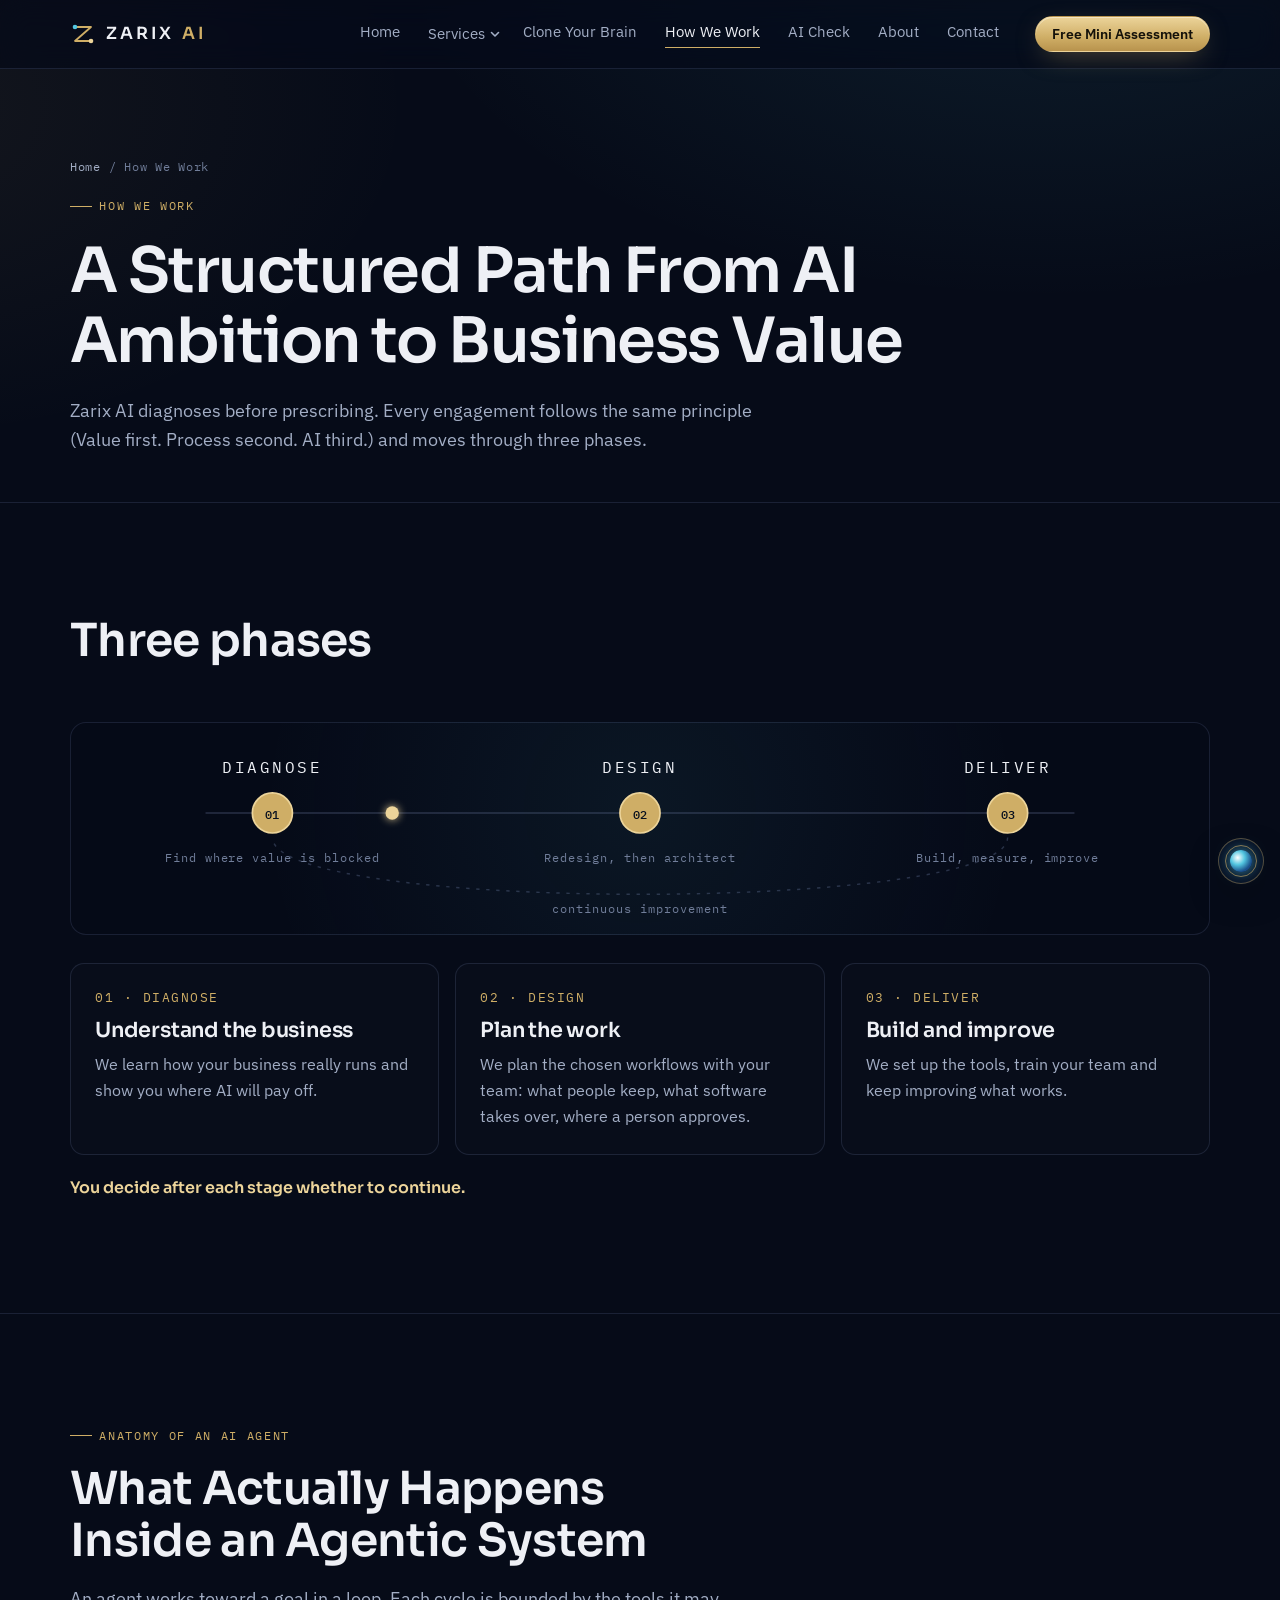
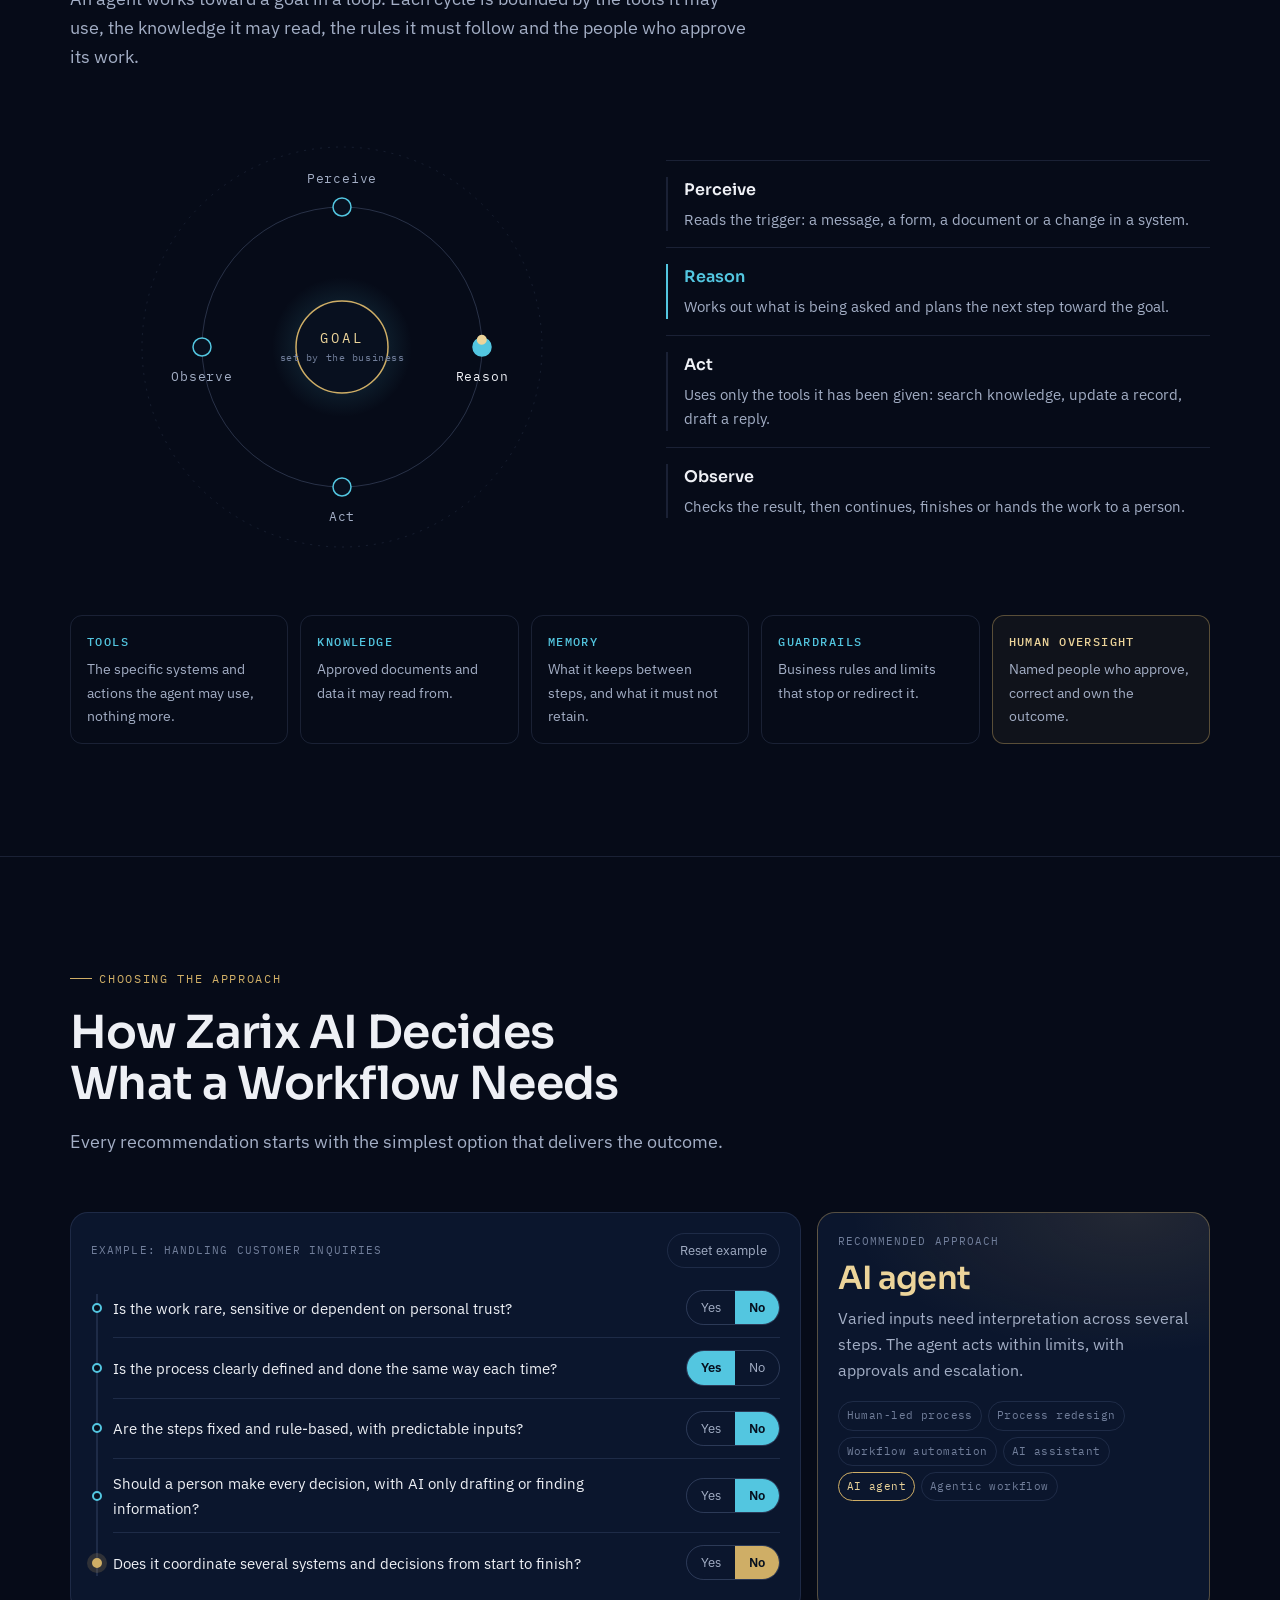
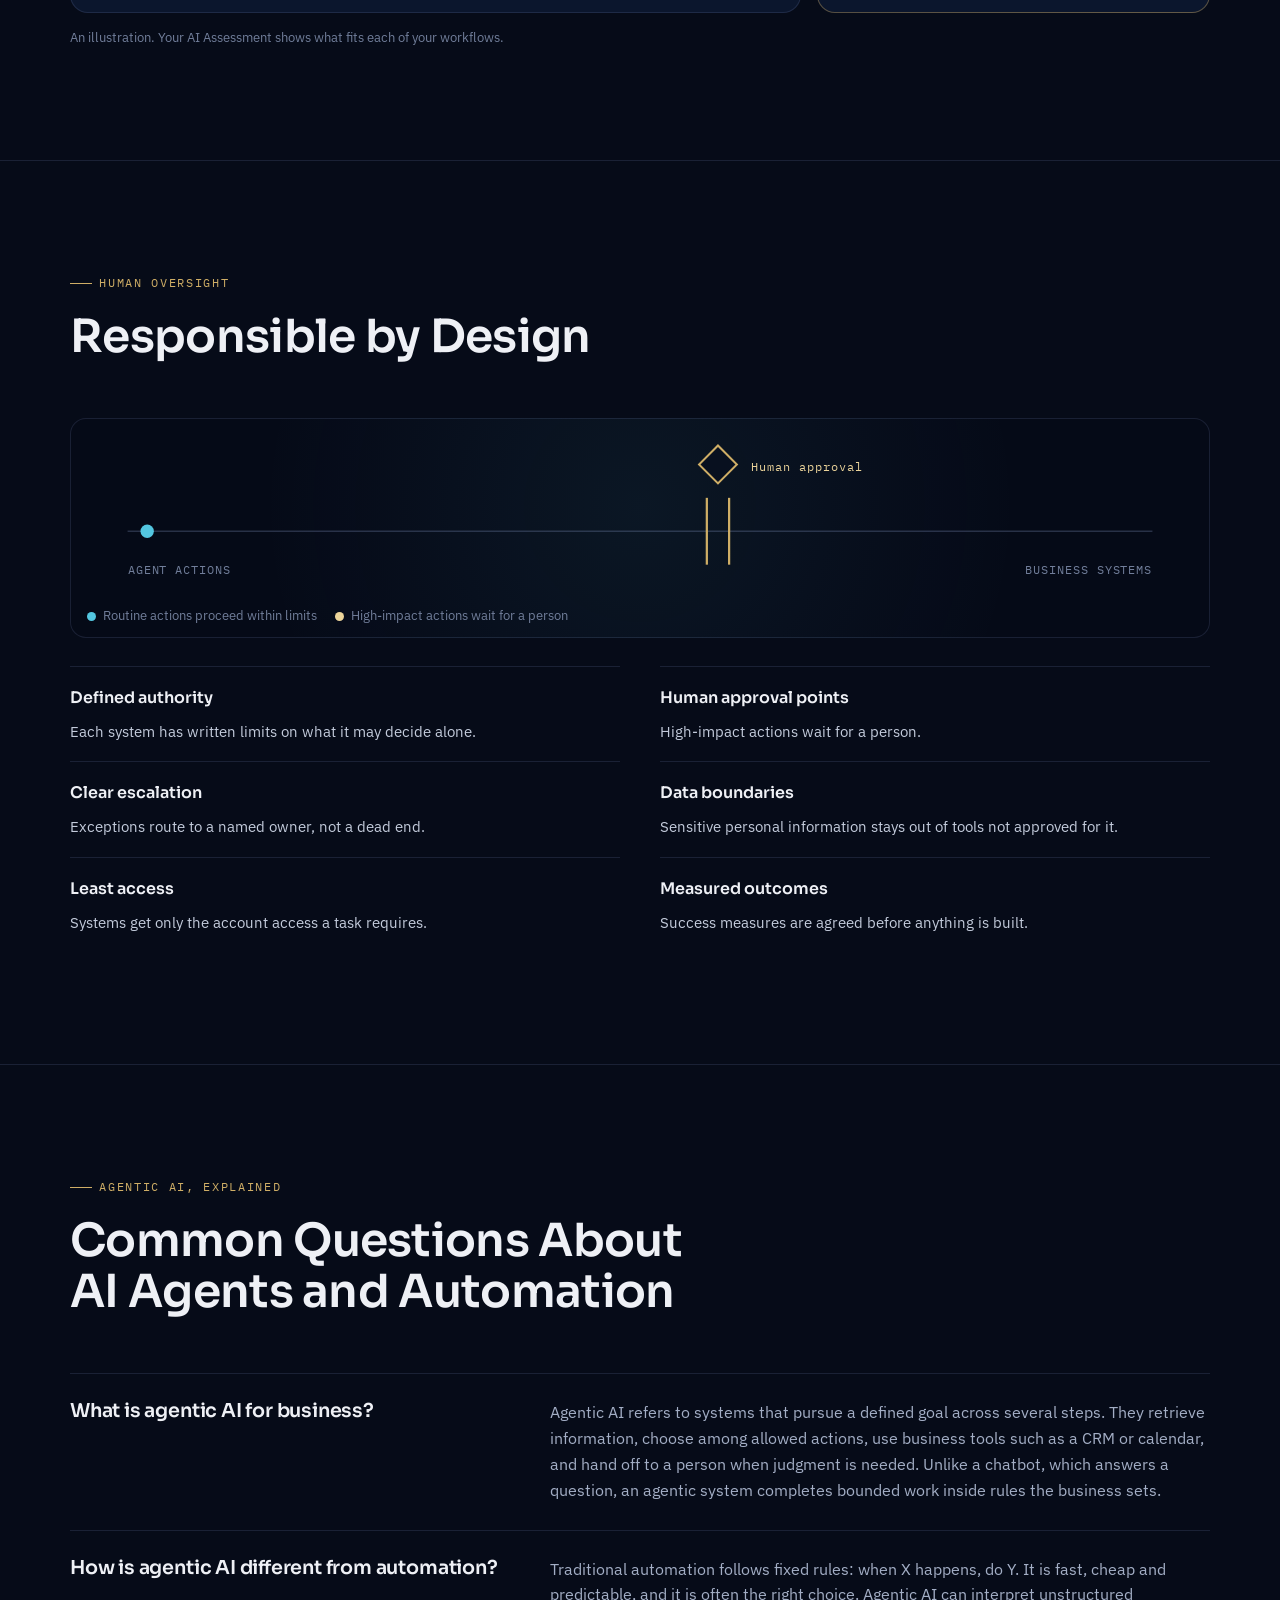
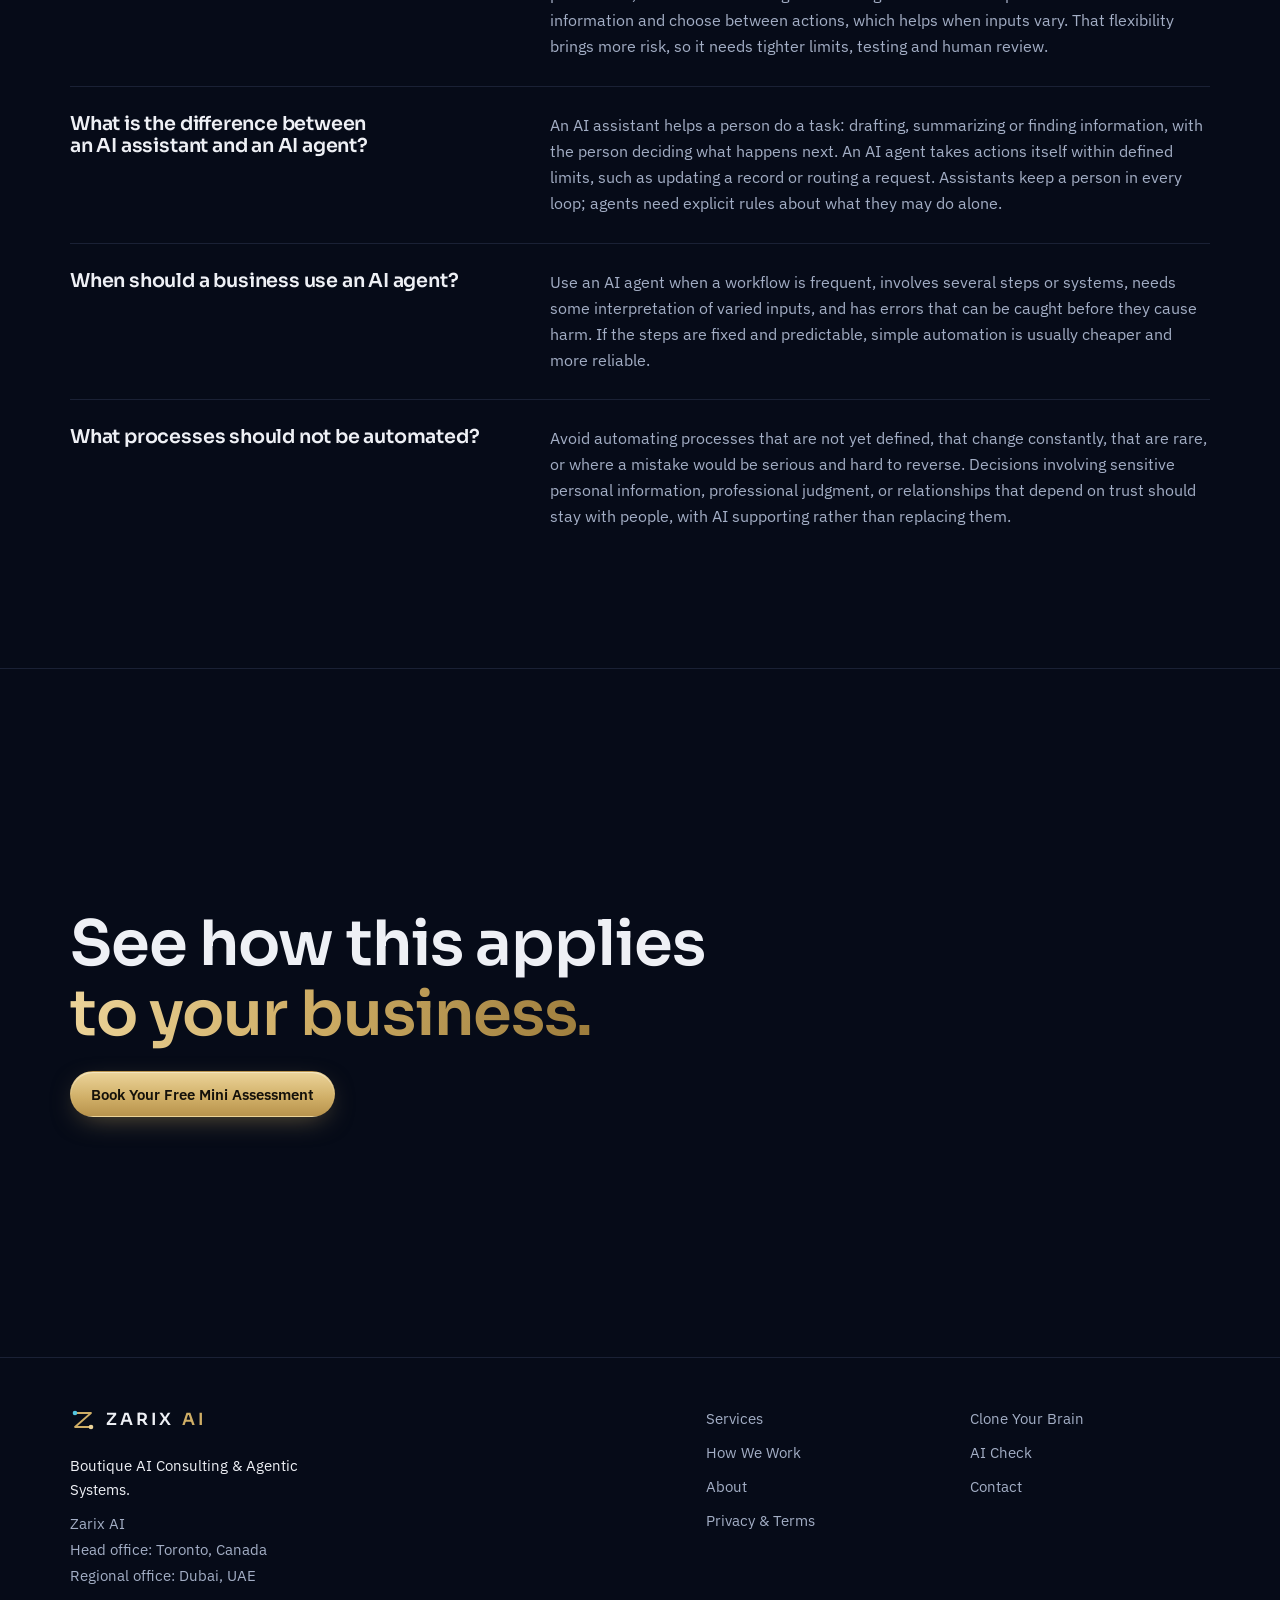
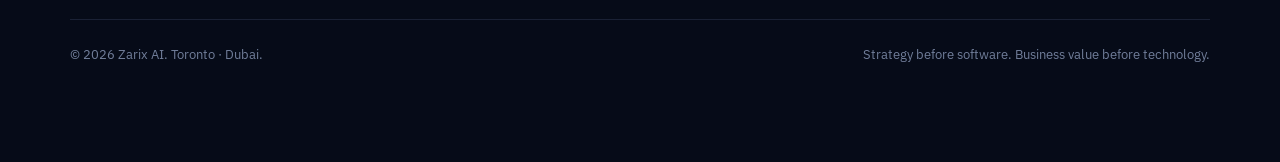
<file: how-we-work.html>
<!doctype html>
<html lang="en-CA">
<head>
<meta charset="utf-8">
<meta name="viewport" content="width=device-width, initial-scale=1, viewport-fit=cover">
<title>How We Work: Value → Process → AI | Zarix AI</title>
<meta name="description" content="How Zarix AI works: diagnose, design, deliver. Every recommendation starts with the simplest option that delivers the outcome, and people stay in control of every system.">
<link rel="canonical" href="https://zarix.ai/how-we-work.html">
<meta property="og:type" content="website"><meta property="og:site_name" content="Zarix AI"><meta property="og:title" content="How We Work: Value → Process → AI | Zarix AI"><meta property="og:description" content="How Zarix AI works: diagnose, design, deliver. Every recommendation starts with the simplest option that delivers the outcome, and people stay in control of every system."><meta property="og:url" content="https://zarix.ai/how-we-work.html"><meta property="og:locale" content="en_CA"><meta property="og:image" content="https://zarix.ai/img/share.jpg"><meta property="og:image:width" content="1200"><meta property="og:image:height" content="630"><meta property="og:image:alt" content="Zarix AI: Turn AI into a business system, not another tool.">
<meta name="twitter:card" content="summary_large_image"><meta name="twitter:title" content="How We Work: Value → Process → AI | Zarix AI"><meta name="twitter:description" content="How Zarix AI works: diagnose, design, deliver. Every recommendation starts with the simplest option that delivers the outcome, and people stay in control of every system."><meta name="twitter:image" content="https://zarix.ai/img/share.jpg">
<link rel="icon" href="img/favicon.svg" type="image/svg+xml"><link rel="icon" href="img/favicon-32.png" sizes="32x32" type="image/png"><link rel="apple-touch-icon" href="img/apple-touch-icon.png">
<meta name="theme-color" content="#060b18">
<link rel="preconnect" href="https://fonts.googleapis.com"><link rel="preconnect" href="https://fonts.gstatic.com" crossorigin><link rel="stylesheet" href="https://fonts.googleapis.com/css2?family=IBM+Plex+Mono:wght@400;500&family=IBM+Plex+Sans:wght@400;500;600&family=Sora:wght@500;600&display=swap">
<link rel="stylesheet" href="styles.css?v=20261126c">
<script type="application/ld+json">{"@context": "https://schema.org", "@type": "BreadcrumbList", "itemListElement": [{"@type": "ListItem", "position": 1, "name": "Home", "item": "https://zarix.ai/"}, {"@type": "ListItem", "position": 2, "name": "How We Work", "item": "https://zarix.ai/how-we-work.html"}], "@id": "https://zarix.ai/how-we-work.html#breadcrumb"}</script>
<script type="application/ld+json">{"@context": "https://schema.org", "@type": "WebPage", "@id": "https://zarix.ai/how-we-work.html#webpage", "url": "https://zarix.ai/how-we-work.html", "name": "How We Work: Value → Process → AI | Zarix AI", "description": "How Zarix AI works: diagnose, design, deliver. Every recommendation starts with the simplest option that delivers the outcome, and people stay in control of every system.", "isPartOf": {"@id": "https://zarix.ai/#site"}, "publisher": {"@id": "https://zarix.ai/#org"}, "about": {"@id": "https://zarix.ai/#org"}, "inLanguage": "en", "breadcrumb": {"@id": "https://zarix.ai/how-we-work.html#breadcrumb"}}</script>
</head>
<body>
<a class="skip" href="#main">Skip to content</a>
<header class="site-header"><div class="wrap nav">
<a class="brand" href="index.html" aria-label="Zarix AI home"><svg width="26" height="26" viewBox="0 0 26 26" aria-hidden="true" focusable="false"><path d="M5 6h16L5 20h16" fill="none" stroke="#cfae66" stroke-width="1.8" stroke-linecap="round" stroke-linejoin="round"/><circle cx="5" cy="6" r="2.3" fill="#53c6e0"/><circle cx="21" cy="20" r="2.3" fill="#ecd49a"/></svg>ZARIX<small>AI</small></a>
<button class="nav-toggle" type="button" aria-expanded="false" aria-controls="nav-links">Menu</button>
<ul class="nav-links" id="nav-links"><li><a href="index.html">Home</a></li><li class="has-sub"><a href="services.html">Services</a><button class="sub-toggle" type="button" aria-expanded="false" aria-controls="svc-menu" aria-label="Show all services"><svg width="12" height="12" viewBox="0 0 12 12" aria-hidden="true"><path d="M2.5 4.5 6 8l3.5-3.5" fill="none" stroke="currentColor" stroke-width="1.6" stroke-linecap="round" stroke-linejoin="round"></path></svg></button><div class="sub-menu" id="svc-menu"><p class="sub-head">Our services</p><ul><li><a href="services.html#assessment"><span class="sub-t">AI Assessment</span><span class="sub-d">Find where AI will pay off, and where it won't.</span></a></li><li><a href="services.html#workflow-plan"><span class="sub-t">Workflow Plan</span><span class="sub-d">A build-ready plan for each workflow you choose.</span></a></li><li><a href="services.html#build"><span class="sub-t">Build</span><span class="sub-d">Simple, reliable tools set up in your own accounts.</span></a></li><li><a href="services.html#support"><span class="sub-t">Ongoing Support</span><span class="sub-d">Keep what works working as you grow.</span></a></li><li><a href="clone-your-brain.html"><span class="sub-t">Clone Your Brain</span><span class="sub-d">Your know-how in one place your team can ask.</span></a></li><li><a href="digital-twin.html"><span class="sub-t">Digital Twin</span><span class="sub-d">Optional add-on, quoted per project.</span></a></li><li><a href="chatbots-ai-assistants.html"><span class="sub-t">Chatbots &amp; AI Assistants</span><span class="sub-d">Answer customers, follow up leads, support your team.</span></a></li><li><a href="ai-training.html"><span class="sub-t">Training &amp; Courses</span><span class="sub-d">Workshops and multi-week courses for your team.</span></a></li></ul><a class="sub-all" href="services.html">See all services &rarr;</a></div></li><li><a href="clone-your-brain.html">Clone Your Brain</a></li><li><a href="how-we-work.html" aria-current="page">How We Work</a></li><li><a href="ai-readiness.html">AI Check</a></li><li><a href="about.html">About</a></li><li><a href="contact.html">Contact</a></li></ul>
<a class="btn btn-gold btn-sm" href="contact.html#book">Free Mini Assessment</a>
</div></header>
<main id="main">
<section class="wrap page-hero">
<p class="crumbs"><a href="index.html">Home</a> / <span aria-current="page">How We Work</span></p>
<p class="eyebrow">How we work</p>
<h1>A Structured Path From AI Ambition to Business Value</h1>
<p class="lede">Zarix AI diagnoses before prescribing. Every engagement follows the same principle (Value first. Process second. AI third.) and moves through three phases.</p>
</section>
<section class="band" aria-labelledby="phases-h"><div class="wrap">
<div class="band-head"><h2 id="phases-h">Three phases</h2></div>
<figure class="viz viz-wide" data-viz="phases"></figure>
<ol class="steps3">
<li><span class="n">01 · DIAGNOSE</span><h3>Understand the business</h3><p>We learn how your business really runs and show you where AI will pay off.</p></li>
<li><span class="n">02 · DESIGN</span><h3>Plan the work</h3><p>We plan the chosen workflows with your team: what people keep, what software takes over, where a person approves.</p></li>
<li><span class="n">03 · DELIVER</span><h3>Build and improve</h3><p>We set up the tools, train your team and keep improving what works.</p></li>
</ol>
<p class="decide-note">You decide after each stage whether to continue.</p>
</div></section>
<section class="band" aria-labelledby="anat-h"><div class="wrap">
<div class="band-head"><p class="eyebrow">Anatomy of an AI agent</p><h2 id="anat-h">What Actually Happens Inside an Agentic System</h2>
<p class="lede">An agent works toward a goal in a loop. Each cycle is bounded by the tools it may use, the knowledge it may read, the rules it must follow and the people who approve its work.</p></div>
<div class="anat">
<figure class="anat-fig">
<svg viewBox="0 0 440 440" role="img" aria-labelledby="anat-t" id="anat-svg">
<title id="anat-t">An agent loop: perceive, reason, act and observe, repeating around a goal.</title>
<defs><radialGradient id="anat-g" cx="50%" cy="50%" r="50%"><stop offset="0" stop-color="#53c6e0" stop-opacity=".25"/><stop offset="1" stop-color="#53c6e0" stop-opacity="0"/></radialGradient></defs>
<circle cx="220" cy="220" r="200" fill="none" stroke="rgba(150,172,222,.12)" stroke-dasharray="2 6"/>
<circle cx="220" cy="220" r="140" fill="none" stroke="rgba(150,172,222,.24)"/>
<path id="anat-loop" d="M220,80 A140,140 0 1,1 219.9,80" fill="none" stroke="none"/>
<circle cx="220" cy="220" r="70" fill="url(#anat-g)"/>
<circle cx="220" cy="220" r="46" fill="#08101f" stroke="#cfae66" stroke-width="1.5"/>
<text x="220" y="216" text-anchor="middle" class="anat-goal">GOAL</text>
<text x="220" y="234" text-anchor="middle" class="anat-sub">set by the business</text>
<g class="anat-st" data-i="0"><circle cx="220" cy="80" r="9" fill="#08101f" stroke="#53c6e0" stroke-width="1.5"/><text x="220" y="56" text-anchor="middle">Perceive</text></g>
<g class="anat-st" data-i="1"><circle cx="360" cy="220" r="9" fill="#08101f" stroke="#53c6e0" stroke-width="1.5"/><text x="360" y="254" text-anchor="middle">Reason</text></g>
<g class="anat-st" data-i="2"><circle cx="220" cy="360" r="9" fill="#08101f" stroke="#53c6e0" stroke-width="1.5"/><text x="220" y="394" text-anchor="middle">Act</text></g>
<g class="anat-st" data-i="3"><circle cx="80" cy="220" r="9" fill="#08101f" stroke="#53c6e0" stroke-width="1.5"/><text x="80" y="254" text-anchor="middle">Observe</text></g>
<circle r="5" fill="#ecd49a" class="anat-dot"><animateMotion dur="8s" repeatCount="indefinite" rotate="auto"><mpath href="#anat-loop"/></animateMotion></circle>
</svg>
</figure>
<ol class="anat-list">
<li data-i="0"><b>Perceive</b><span>Reads the trigger: a message, a form, a document or a change in a system.</span></li>
<li data-i="1"><b>Reason</b><span>Works out what is being asked and plans the next step toward the goal.</span></li>
<li data-i="2"><b>Act</b><span>Uses only the tools it has been given: search knowledge, update a record, draft a reply.</span></li>
<li data-i="3"><b>Observe</b><span>Checks the result, then continues, finishes or hands the work to a person.</span></li>
</ol>
</div>
<ul class="bounds">
<li><b>Tools</b><span>The specific systems and actions the agent may use, nothing more.</span></li>
<li><b>Knowledge</b><span>Approved documents and data it may read from.</span></li>
<li><b>Memory</b><span>What it keeps between steps, and what it must not retain.</span></li>
<li><b>Guardrails</b><span>Business rules and limits that stop or redirect it.</span></li>
<li class="h"><b>Human oversight</b><span>Named people who approve, correct and own the outcome.</span></li>
</ul>
</div></section>
<section class="band" id="decide" aria-labelledby="decide-h"><div class="wrap">
<div class="band-head"><p class="eyebrow">Choosing the approach</p><h2 id="decide-h">How Zarix AI Decides What a Workflow Needs</h2>
<p class="lede">Every recommendation starts with the simplest option that delivers the outcome.</p></div>
<div class="finder" id="finder">
<div class="finder-q">
<div class="finder-top"><span class="sim-tag" id="finder-ex">Example: handling customer inquiries</span><button type="button" class="sim-replay" id="finder-reset">Reset example</button></div>
<ol class="finder-list" id="finder-list"></ol>
</div>
<div class="finder-out" aria-live="polite">
<span class="sim-tag">Recommended approach</span>
<p class="finder-name" id="finder-name">AI agent</p>
<p class="finder-why" id="finder-why"></p>
<div class="finder-ladder" id="finder-ladder" aria-hidden="true"></div>
</div>
</div>
<p class="small" style="margin-top:14px">An illustration. Your AI Assessment shows what fits each of your workflows.</p>
</div></section>
<section class="band" aria-labelledby="ov-h"><div class="wrap">
<div class="band-head"><p class="eyebrow">Human oversight</p><h2 id="ov-h">Responsible by Design</h2></div>
<figure class="viz viz-wide" data-viz="gate"><figcaption><span class="lg c">Routine actions proceed within limits</span><span class="lg g">High-impact actions wait for a person</span></figcaption></figure>
<ul class="principles">
<li><strong>Defined authority</strong><span>Each system has written limits on what it may decide alone.</span></li>
<li><strong>Human approval points</strong><span>High-impact actions wait for a person.</span></li>
<li><strong>Clear escalation</strong><span>Exceptions route to a named owner, not a dead end.</span></li>
<li><strong>Data boundaries</strong><span>Sensitive personal information stays out of tools not approved for it.</span></li>
<li><strong>Least access</strong><span>Systems get only the account access a task requires.</span></li>
<li><strong>Measured outcomes</strong><span>Success measures are agreed before anything is built.</span></li>
</ul>
</div></section>
<section class="band" aria-labelledby="qa-h"><div class="wrap">
<div class="band-head"><p class="eyebrow">Agentic AI, explained</p><h2 id="qa-h">Common Questions About AI Agents and Automation</h2></div>
<div class="qa"><section id="agentic"><h3>What is agentic AI for business?</h3><p>Agentic AI refers to systems that pursue a defined goal across several steps. They retrieve information, choose among allowed actions, use business tools such as a CRM or calendar, and hand off to a person when judgment is needed. Unlike a chatbot, which answers a question, an agentic system completes bounded work inside rules the business sets.</p></section><section><h3>How is agentic AI different from automation?</h3><p>Traditional automation follows fixed rules: when X happens, do Y. It is fast, cheap and predictable, and it is often the right choice. Agentic AI can interpret unstructured information and choose between actions, which helps when inputs vary. That flexibility brings more risk, so it needs tighter limits, testing and human review.</p></section><section><h3>What is the difference between an AI assistant and an AI agent?</h3><p>An AI assistant helps a person do a task: drafting, summarizing or finding information, with the person deciding what happens next. An AI agent takes actions itself within defined limits, such as updating a record or routing a request. Assistants keep a person in every loop; agents need explicit rules about what they may do alone.</p></section><section><h3>When should a business use an AI agent?</h3><p>Use an AI agent when a workflow is frequent, involves several steps or systems, needs some interpretation of varied inputs, and has errors that can be caught before they cause harm. If the steps are fixed and predictable, simple automation is usually cheaper and more reliable.</p></section><section><h3>What processes should not be automated?</h3><p>Avoid automating processes that are not yet defined, that change constantly, that are rare, or where a mistake would be serious and hard to reverse. Decisions involving sensitive personal information, professional judgment, or relationships that depend on trust should stay with people, with AI supporting rather than replacing them.</p></section></div>
</div></section>
<section class="band"><div class="wrap final">
<h2>See how this applies <span class="gold">to your business.</span></h2>
<a class="btn btn-gold" href="contact.html#book">Book Your Free Mini Assessment</a>
</div></section>
</main>
<footer class="site-footer"><div class="wrap foot">
<div><a class="brand" href="index.html"><svg width="26" height="26" viewBox="0 0 26 26" aria-hidden="true" focusable="false"><path d="M5 6h16L5 20h16" fill="none" stroke="#cfae66" stroke-width="1.8" stroke-linecap="round" stroke-linejoin="round"/><circle cx="5" cy="6" r="2.3" fill="#53c6e0"/><circle cx="21" cy="20" r="2.3" fill="#ecd49a"/></svg>ZARIX<small>AI</small></a>
<p class="foot-tag">Boutique AI Consulting &amp; Agentic Systems.</p>
<address><span>Zarix AI</span><span>Head office: Toronto, Canada</span><span>Regional office: Dubai, UAE</span></address>
<ul class="social" aria-label="Social profiles"></ul></div>
<nav aria-label="Footer"><ul>
<li><a href="services.html">Services</a></li><li><a href="clone-your-brain.html">Clone Your Brain</a></li><li><a href="how-we-work.html">How We Work</a></li>
<li><a href="ai-readiness.html">AI Check</a></li><li><a href="about.html">About</a></li>
<li><a href="contact.html">Contact</a></li><li><a href="privacy.html">Privacy &amp; Terms</a></li>
</ul></nav>
<div class="foot-base"><span>© <span id="year">2026</span> Zarix AI. Toronto · Dubai.</span><span>Strategy before software. Business value before technology.</span></div>
</div></footer>
<div class="mobile-cta"><button type="button" class="mcta-ask" data-open-chat aria-label="Ask Linda AI"><span class="zc-orb" aria-hidden="true"></span><span>Ask</span></button><a class="btn btn-gold" href="contact.html#book">Book a Free Mini Assessment</a></div>
<script src="site.js?v=20261126c" defer></script>
<script src="kb.js?v=20261126e" defer></script>
<script src="chat.js?v=20261126c" defer></script>
</body>
</html>
</file>
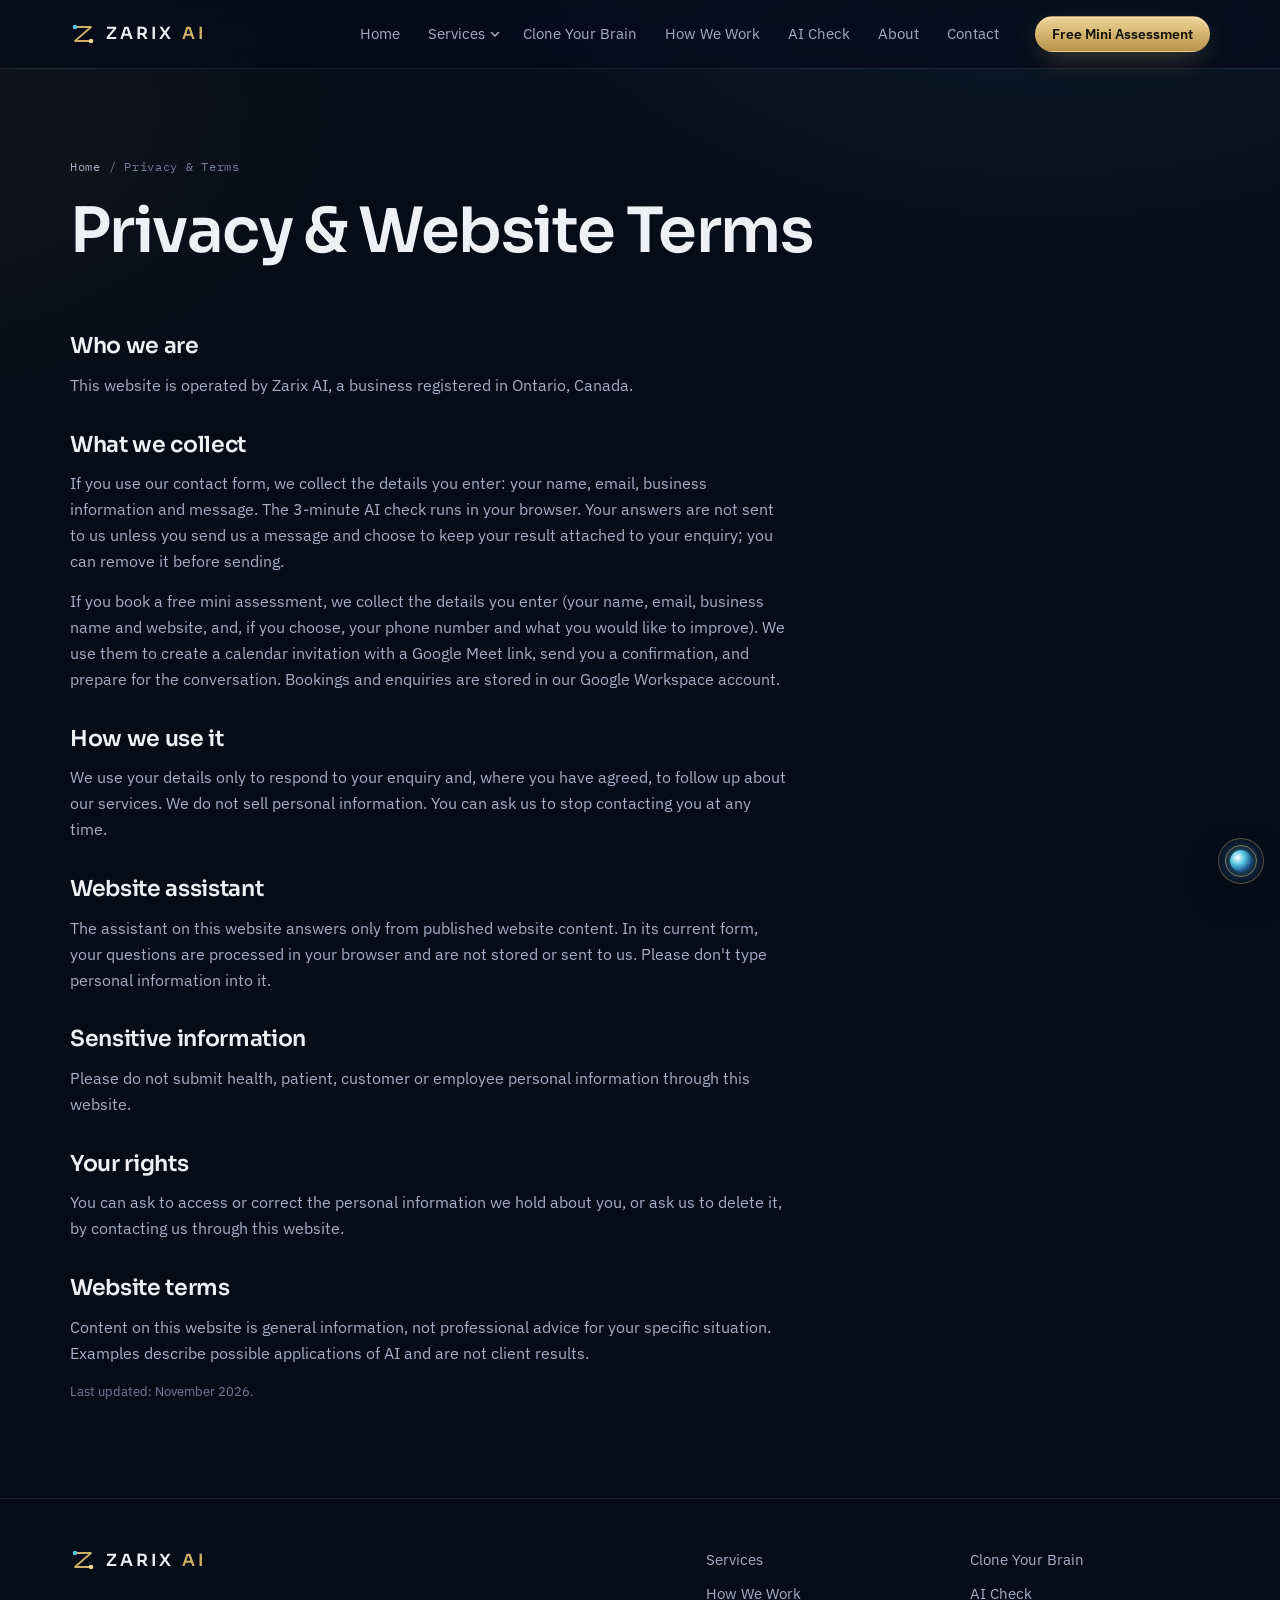
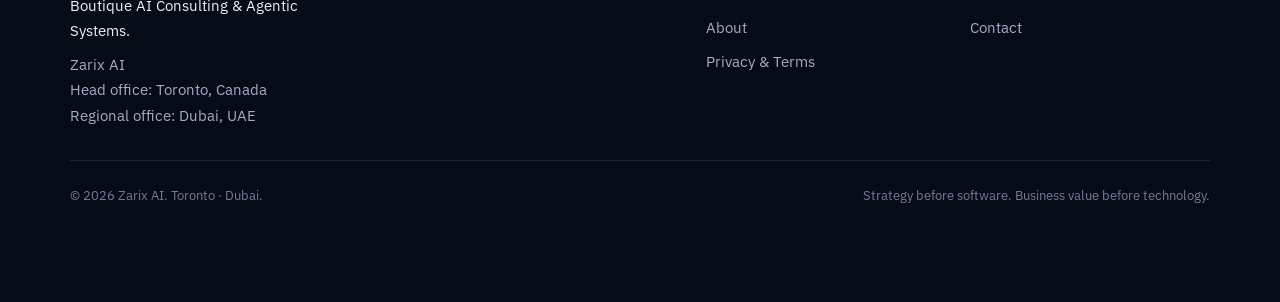
<file: privacy.html>
<!doctype html>
<html lang="en-CA">
<head>
<meta charset="utf-8">
<meta name="viewport" content="width=device-width, initial-scale=1, viewport-fit=cover">
<title>Privacy &amp; Website Terms | Zarix AI</title>
<meta name="description" content="How Zarix AI handles information submitted through zarix.ai.">
<link rel="canonical" href="https://zarix.ai/privacy.html">
<meta property="og:type" content="website"><meta property="og:site_name" content="Zarix AI"><meta property="og:title" content="Privacy &amp; Website Terms | Zarix AI"><meta property="og:description" content="How Zarix AI handles information submitted through zarix.ai."><meta property="og:url" content="https://zarix.ai/privacy.html"><meta property="og:locale" content="en_CA"><meta property="og:image" content="https://zarix.ai/img/share.jpg"><meta property="og:image:width" content="1200"><meta property="og:image:height" content="630"><meta property="og:image:alt" content="Zarix AI: Turn AI into a business system, not another tool.">
<meta name="twitter:card" content="summary_large_image"><meta name="twitter:title" content="Privacy &amp; Website Terms | Zarix AI"><meta name="twitter:description" content="How Zarix AI handles information submitted through zarix.ai."><meta name="twitter:image" content="https://zarix.ai/img/share.jpg">
<link rel="icon" href="img/favicon.svg" type="image/svg+xml"><link rel="icon" href="img/favicon-32.png" sizes="32x32" type="image/png"><link rel="apple-touch-icon" href="img/apple-touch-icon.png">
<meta name="theme-color" content="#060b18">
<link rel="preconnect" href="https://fonts.googleapis.com"><link rel="preconnect" href="https://fonts.gstatic.com" crossorigin><link rel="stylesheet" href="https://fonts.googleapis.com/css2?family=IBM+Plex+Mono:wght@400;500&family=IBM+Plex+Sans:wght@400;500;600&family=Sora:wght@500;600&display=swap">
<link rel="stylesheet" href="styles.css?v=20261126c">
<script type="application/ld+json">{"@context": "https://schema.org", "@type": "BreadcrumbList", "itemListElement": [{"@type": "ListItem", "position": 1, "name": "Home", "item": "https://zarix.ai/"}, {"@type": "ListItem", "position": 2, "name": "Privacy & Terms", "item": "https://zarix.ai/privacy.html"}], "@id": "https://zarix.ai/privacy.html#breadcrumb"}</script>
<script type="application/ld+json">{"@context": "https://schema.org", "@type": "WebPage", "@id": "https://zarix.ai/privacy.html#webpage", "url": "https://zarix.ai/privacy.html", "name": "Privacy & Website Terms | Zarix AI", "description": "How Zarix AI handles information submitted through zarix.ai.", "isPartOf": {"@id": "https://zarix.ai/#site"}, "publisher": {"@id": "https://zarix.ai/#org"}, "about": {"@id": "https://zarix.ai/#org"}, "inLanguage": "en", "breadcrumb": {"@id": "https://zarix.ai/privacy.html#breadcrumb"}}</script>
</head>
<body>
<a class="skip" href="#main">Skip to content</a>
<header class="site-header"><div class="wrap nav">
<a class="brand" href="index.html" aria-label="Zarix AI home"><svg width="26" height="26" viewBox="0 0 26 26" aria-hidden="true" focusable="false"><path d="M5 6h16L5 20h16" fill="none" stroke="#cfae66" stroke-width="1.8" stroke-linecap="round" stroke-linejoin="round"/><circle cx="5" cy="6" r="2.3" fill="#53c6e0"/><circle cx="21" cy="20" r="2.3" fill="#ecd49a"/></svg>ZARIX<small>AI</small></a>
<button class="nav-toggle" type="button" aria-expanded="false" aria-controls="nav-links">Menu</button>
<ul class="nav-links" id="nav-links"><li><a href="index.html">Home</a></li><li class="has-sub"><a href="services.html">Services</a><button class="sub-toggle" type="button" aria-expanded="false" aria-controls="svc-menu" aria-label="Show all services"><svg width="12" height="12" viewBox="0 0 12 12" aria-hidden="true"><path d="M2.5 4.5 6 8l3.5-3.5" fill="none" stroke="currentColor" stroke-width="1.6" stroke-linecap="round" stroke-linejoin="round"></path></svg></button><div class="sub-menu" id="svc-menu"><p class="sub-head">Our services</p><ul><li><a href="services.html#assessment"><span class="sub-t">AI Assessment</span><span class="sub-d">Find where AI will pay off, and where it won't.</span></a></li><li><a href="services.html#workflow-plan"><span class="sub-t">Workflow Plan</span><span class="sub-d">A build-ready plan for each workflow you choose.</span></a></li><li><a href="services.html#build"><span class="sub-t">Build</span><span class="sub-d">Simple, reliable tools set up in your own accounts.</span></a></li><li><a href="services.html#support"><span class="sub-t">Ongoing Support</span><span class="sub-d">Keep what works working as you grow.</span></a></li><li><a href="clone-your-brain.html"><span class="sub-t">Clone Your Brain</span><span class="sub-d">Your know-how in one place your team can ask.</span></a></li><li><a href="digital-twin.html"><span class="sub-t">Digital Twin</span><span class="sub-d">Optional add-on, quoted per project.</span></a></li><li><a href="chatbots-ai-assistants.html"><span class="sub-t">Chatbots &amp; AI Assistants</span><span class="sub-d">Answer customers, follow up leads, support your team.</span></a></li><li><a href="ai-training.html"><span class="sub-t">Training &amp; Courses</span><span class="sub-d">Workshops and multi-week courses for your team.</span></a></li></ul><a class="sub-all" href="services.html">See all services &rarr;</a></div></li><li><a href="clone-your-brain.html">Clone Your Brain</a></li><li><a href="how-we-work.html">How We Work</a></li><li><a href="ai-readiness.html">AI Check</a></li><li><a href="about.html">About</a></li><li><a href="contact.html">Contact</a></li></ul>
<a class="btn btn-gold btn-sm" href="contact.html#book">Free Mini Assessment</a>
</div></header>
<main id="main">
<section class="wrap page-hero">
<p class="crumbs"><a href="index.html">Home</a> / <span aria-current="page">Privacy &amp; Terms</span></p>
<h1>Privacy &amp; Website Terms</h1>
</section>
<div class="wrap" style="padding-bottom:clamp(56px,8vw,96px)">
<div class="legal">
<h2>Who we are</h2>
<p>This website is operated by Zarix AI, a business registered in Ontario, Canada.</p>
<h2>What we collect</h2>
<p>If you use our contact form, we collect the details you enter: your name, email, business information and message. The 3-minute AI check runs in your browser. Your answers are not sent to us unless you send us a message and choose to keep your result attached to your enquiry; you can remove it before sending.</p>
<p>If you book a free mini assessment, we collect the details you enter (your name, email, business name and website, and, if you choose, your phone number and what you would like to improve). We use them to create a calendar invitation with a Google Meet link, send you a confirmation, and prepare for the conversation. Bookings and enquiries are stored in our Google Workspace account.</p>
<h2>How we use it</h2>
<p>We use your details only to respond to your enquiry and, where you have agreed, to follow up about our services. We do not sell personal information. You can ask us to stop contacting you at any time.</p>
<h2>Website assistant</h2>
<p>The assistant on this website answers only from published website content. In its current form, your questions are processed in your browser and are not stored or sent to us. Please don't type personal information into it.</p>
<h2>Sensitive information</h2>
<p>Please do not submit health, patient, customer or employee personal information through this website.</p>
<h2>Your rights</h2>
<p>You can ask to access or correct the personal information we hold about you, or ask us to delete it, by contacting us through this website.</p>
<h2>Website terms</h2>
<p>Content on this website is general information, not professional advice for your specific situation. Examples describe possible applications of AI and are not client results.</p>
<p class="small">Last updated: November 2026.</p>
</div>
</div>
</main>
<footer class="site-footer"><div class="wrap foot">
<div><a class="brand" href="index.html"><svg width="26" height="26" viewBox="0 0 26 26" aria-hidden="true" focusable="false"><path d="M5 6h16L5 20h16" fill="none" stroke="#cfae66" stroke-width="1.8" stroke-linecap="round" stroke-linejoin="round"/><circle cx="5" cy="6" r="2.3" fill="#53c6e0"/><circle cx="21" cy="20" r="2.3" fill="#ecd49a"/></svg>ZARIX<small>AI</small></a>
<p class="foot-tag">Boutique AI Consulting &amp; Agentic Systems.</p>
<address><span>Zarix AI</span><span>Head office: Toronto, Canada</span><span>Regional office: Dubai, UAE</span></address>
<ul class="social" aria-label="Social profiles"></ul></div>
<nav aria-label="Footer"><ul>
<li><a href="services.html">Services</a></li><li><a href="clone-your-brain.html">Clone Your Brain</a></li><li><a href="how-we-work.html">How We Work</a></li>
<li><a href="ai-readiness.html">AI Check</a></li><li><a href="about.html">About</a></li>
<li><a href="contact.html">Contact</a></li><li><a href="privacy.html">Privacy &amp; Terms</a></li>
</ul></nav>
<div class="foot-base"><span>© <span id="year">2026</span> Zarix AI. Toronto · Dubai.</span><span>Strategy before software. Business value before technology.</span></div>
</div></footer>
<div class="mobile-cta"><button type="button" class="mcta-ask" data-open-chat aria-label="Ask Linda AI"><span class="zc-orb" aria-hidden="true"></span><span>Ask</span></button><a class="btn btn-gold" href="contact.html#book">Book a Free Mini Assessment</a></div>
<script src="site.js?v=20261126c" defer></script>
<script src="kb.js?v=20261126e" defer></script>
<script src="chat.js?v=20261126c" defer></script>
</body>
</html>
</file>
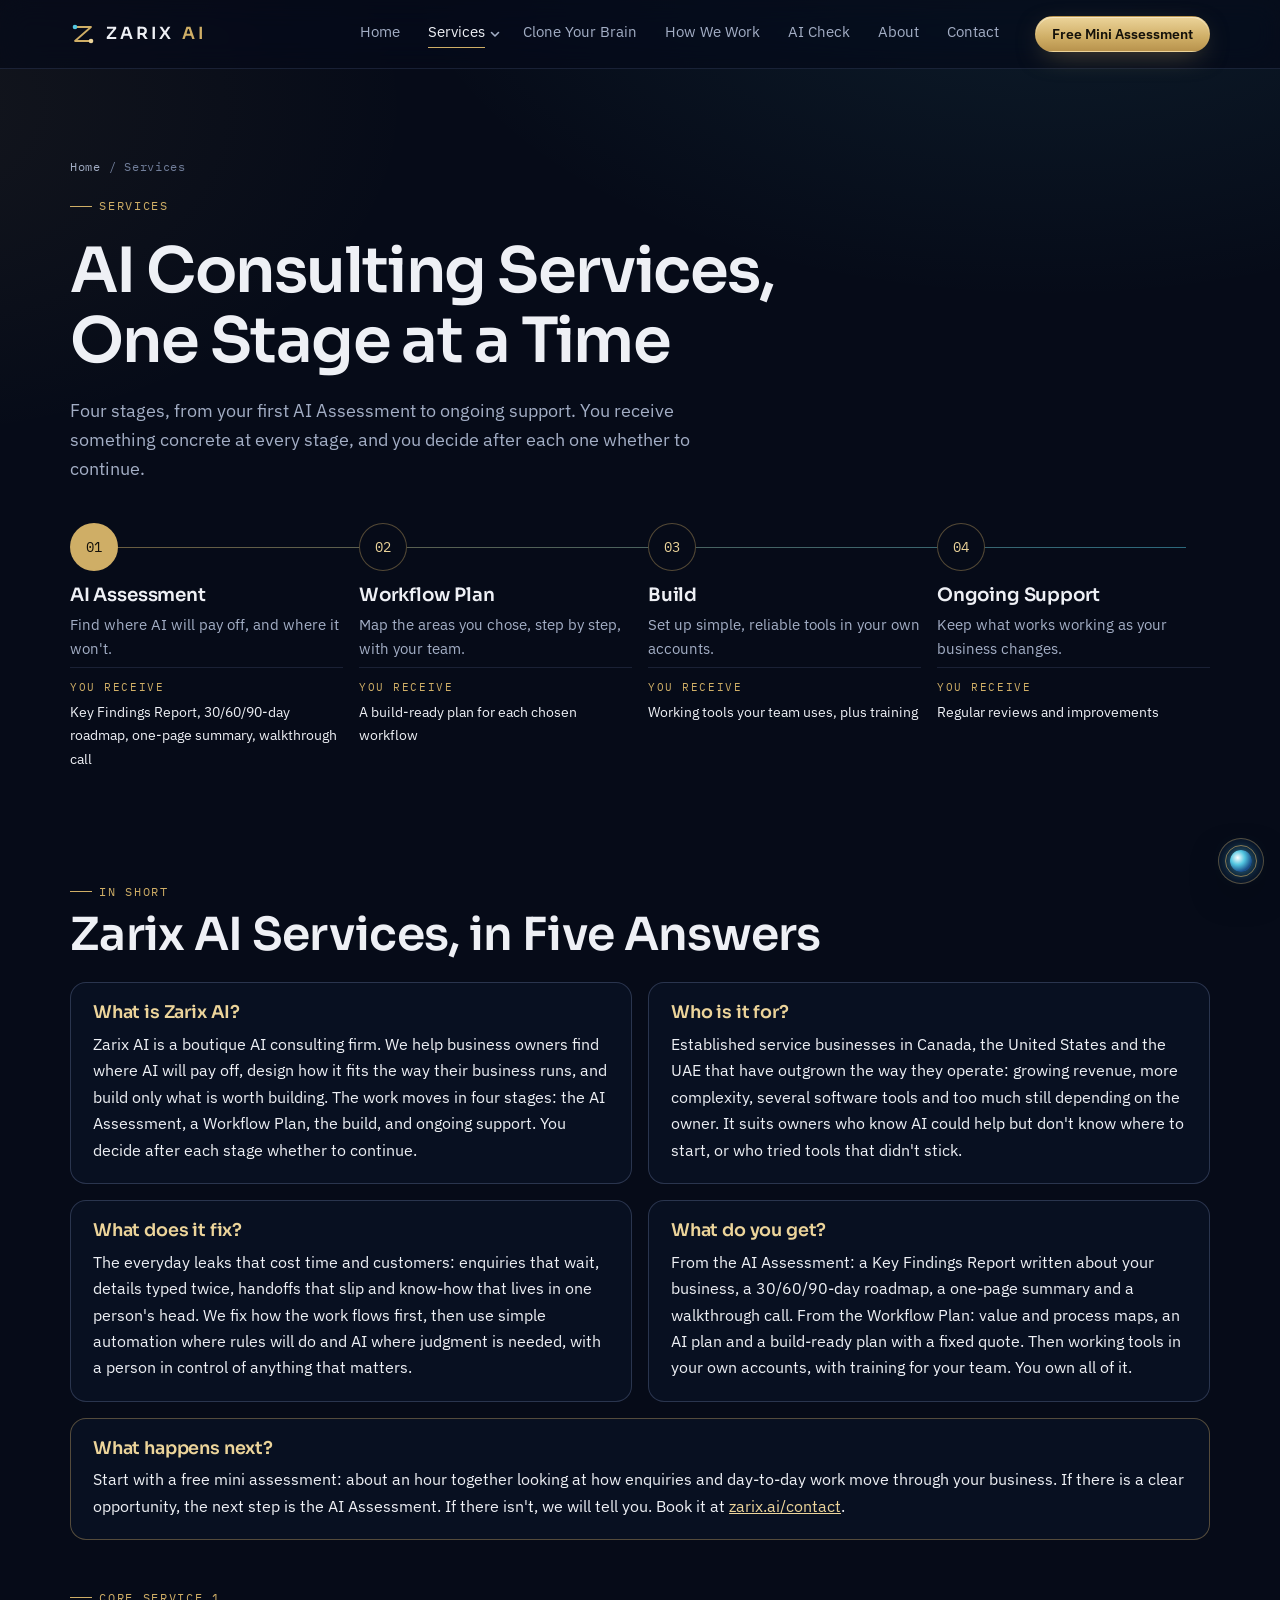
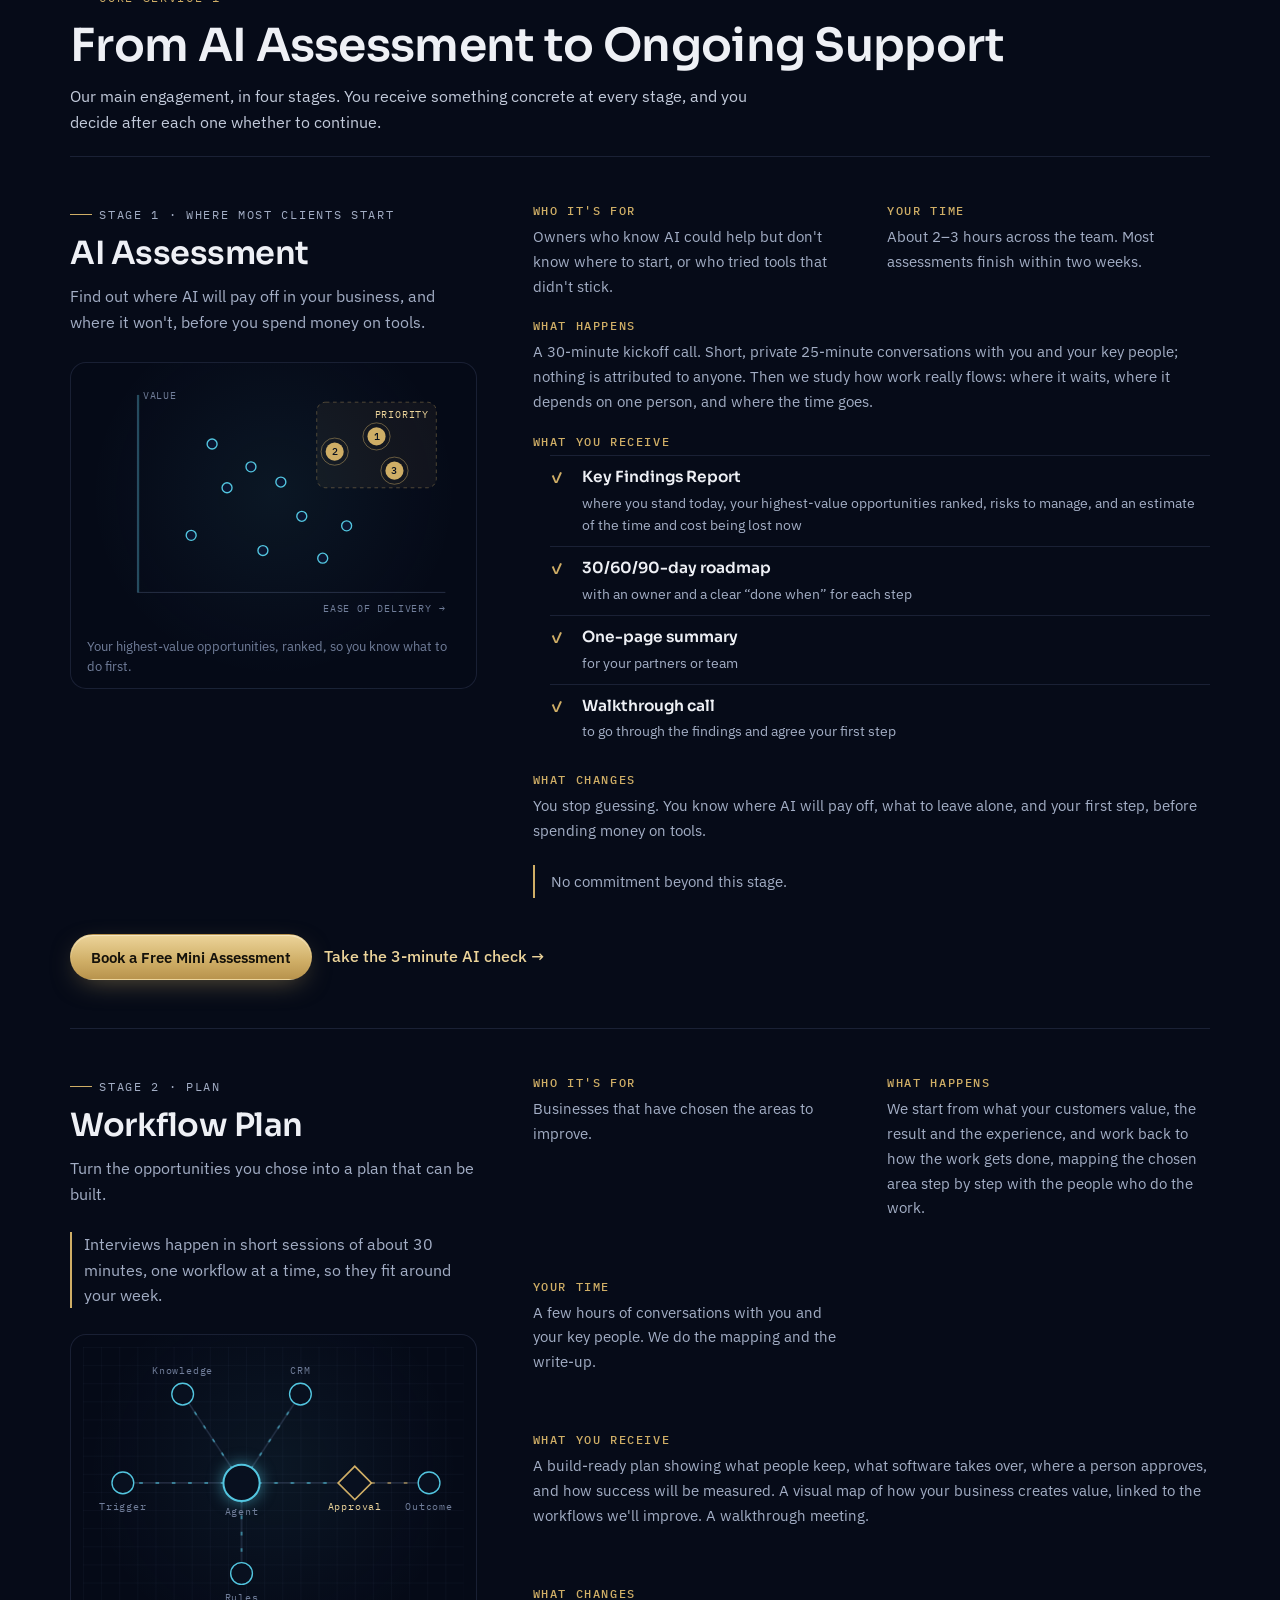
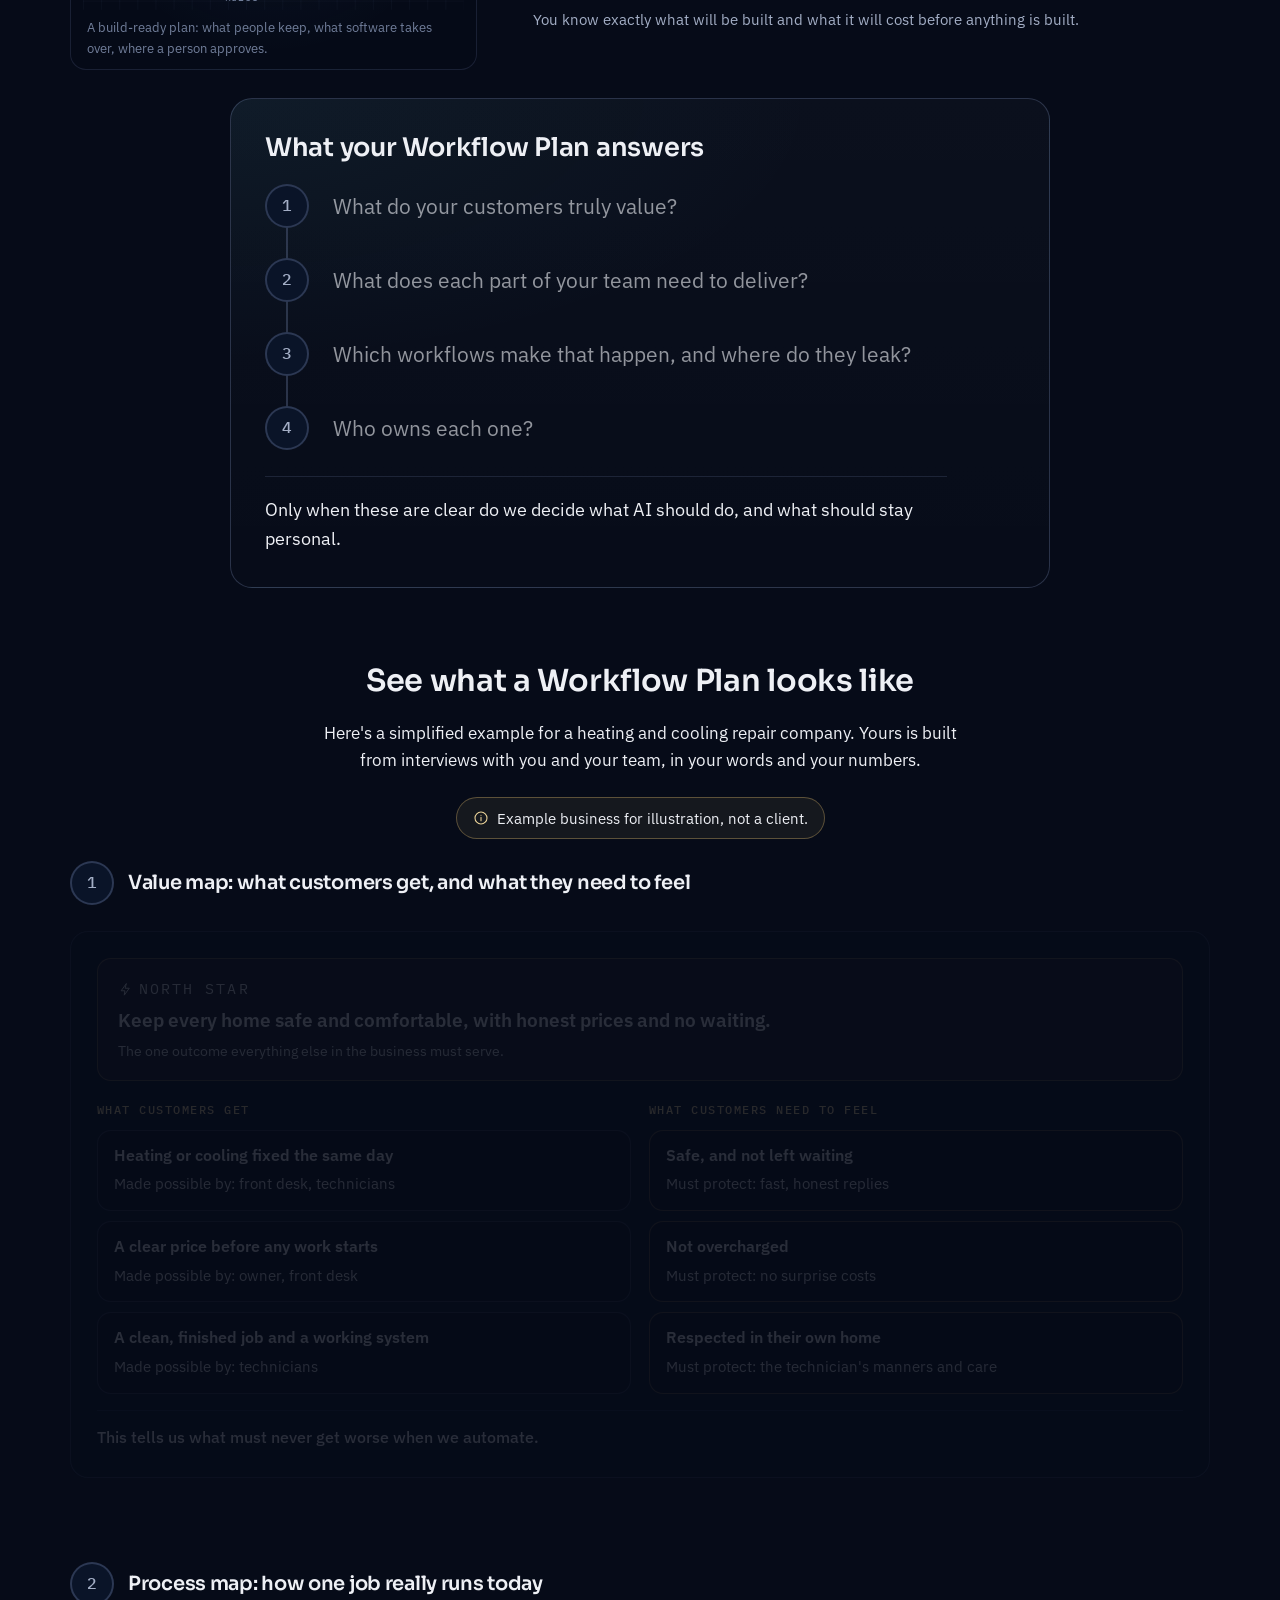
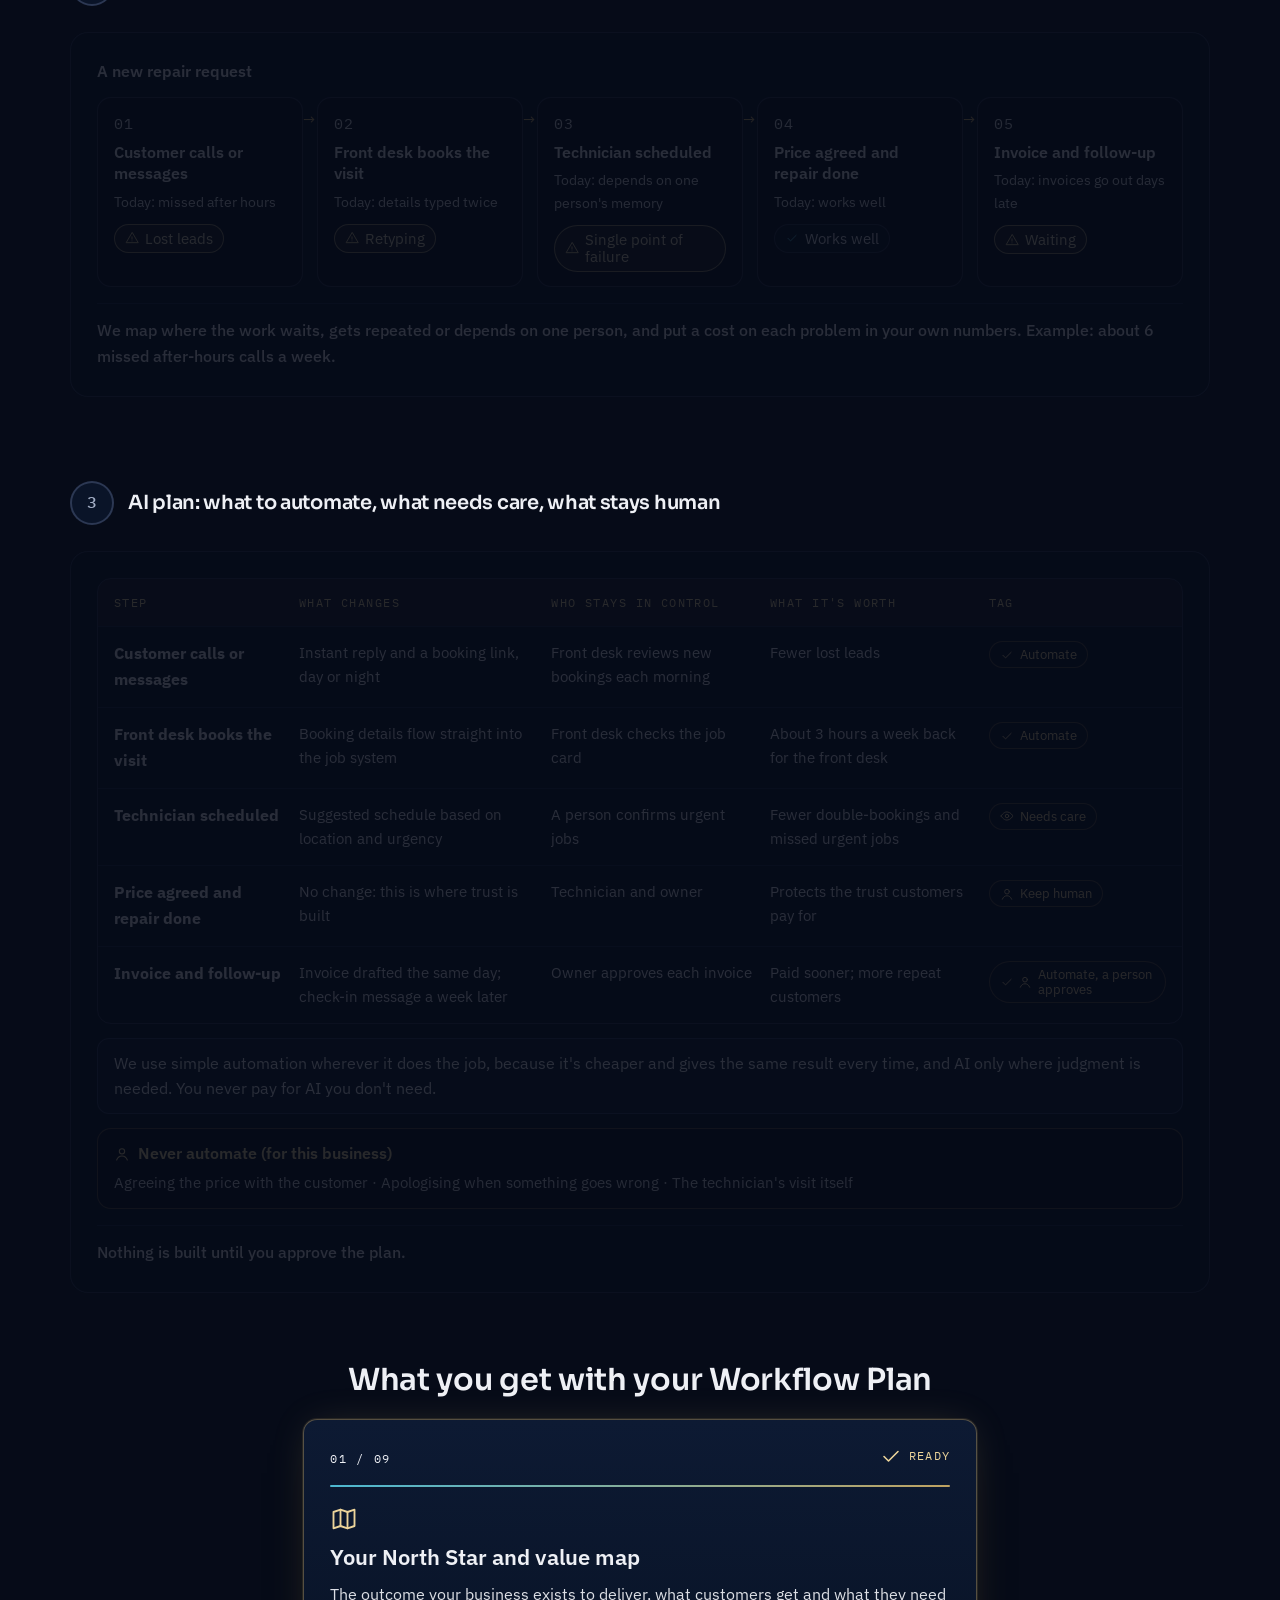
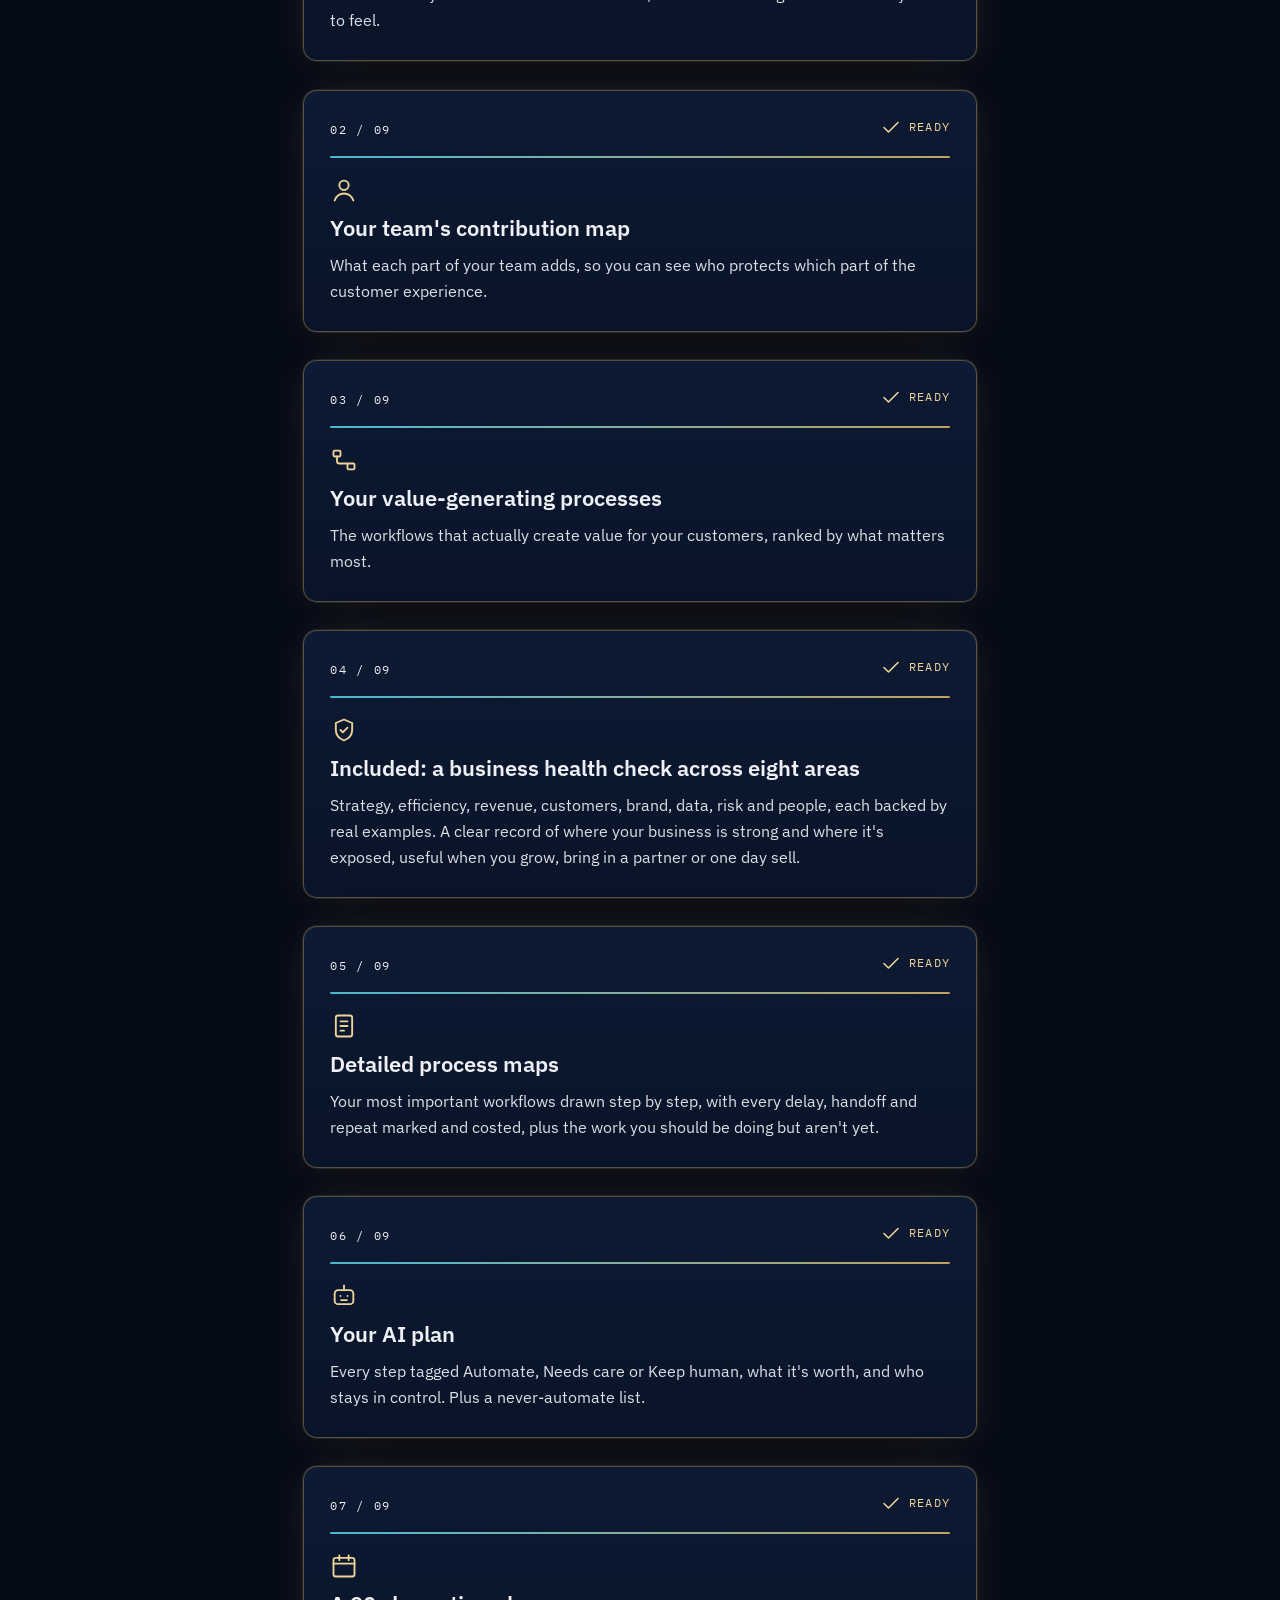
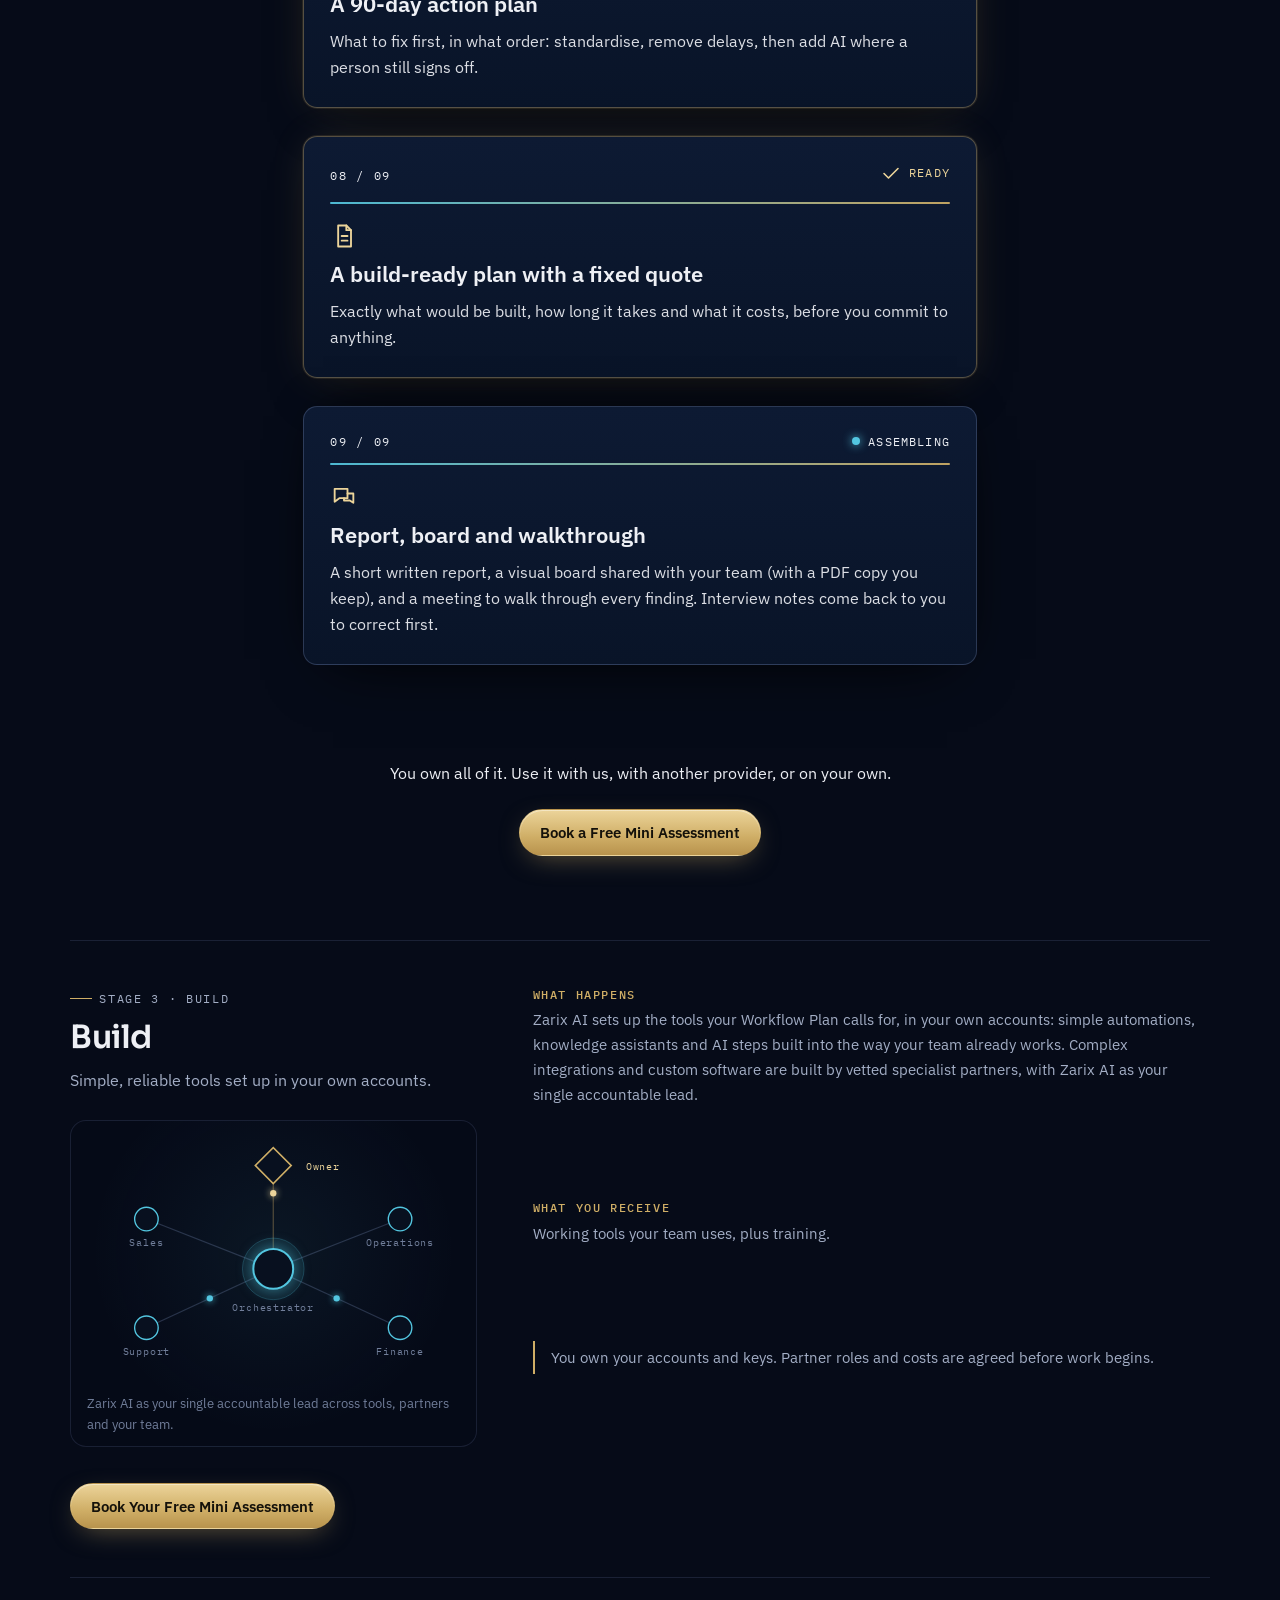
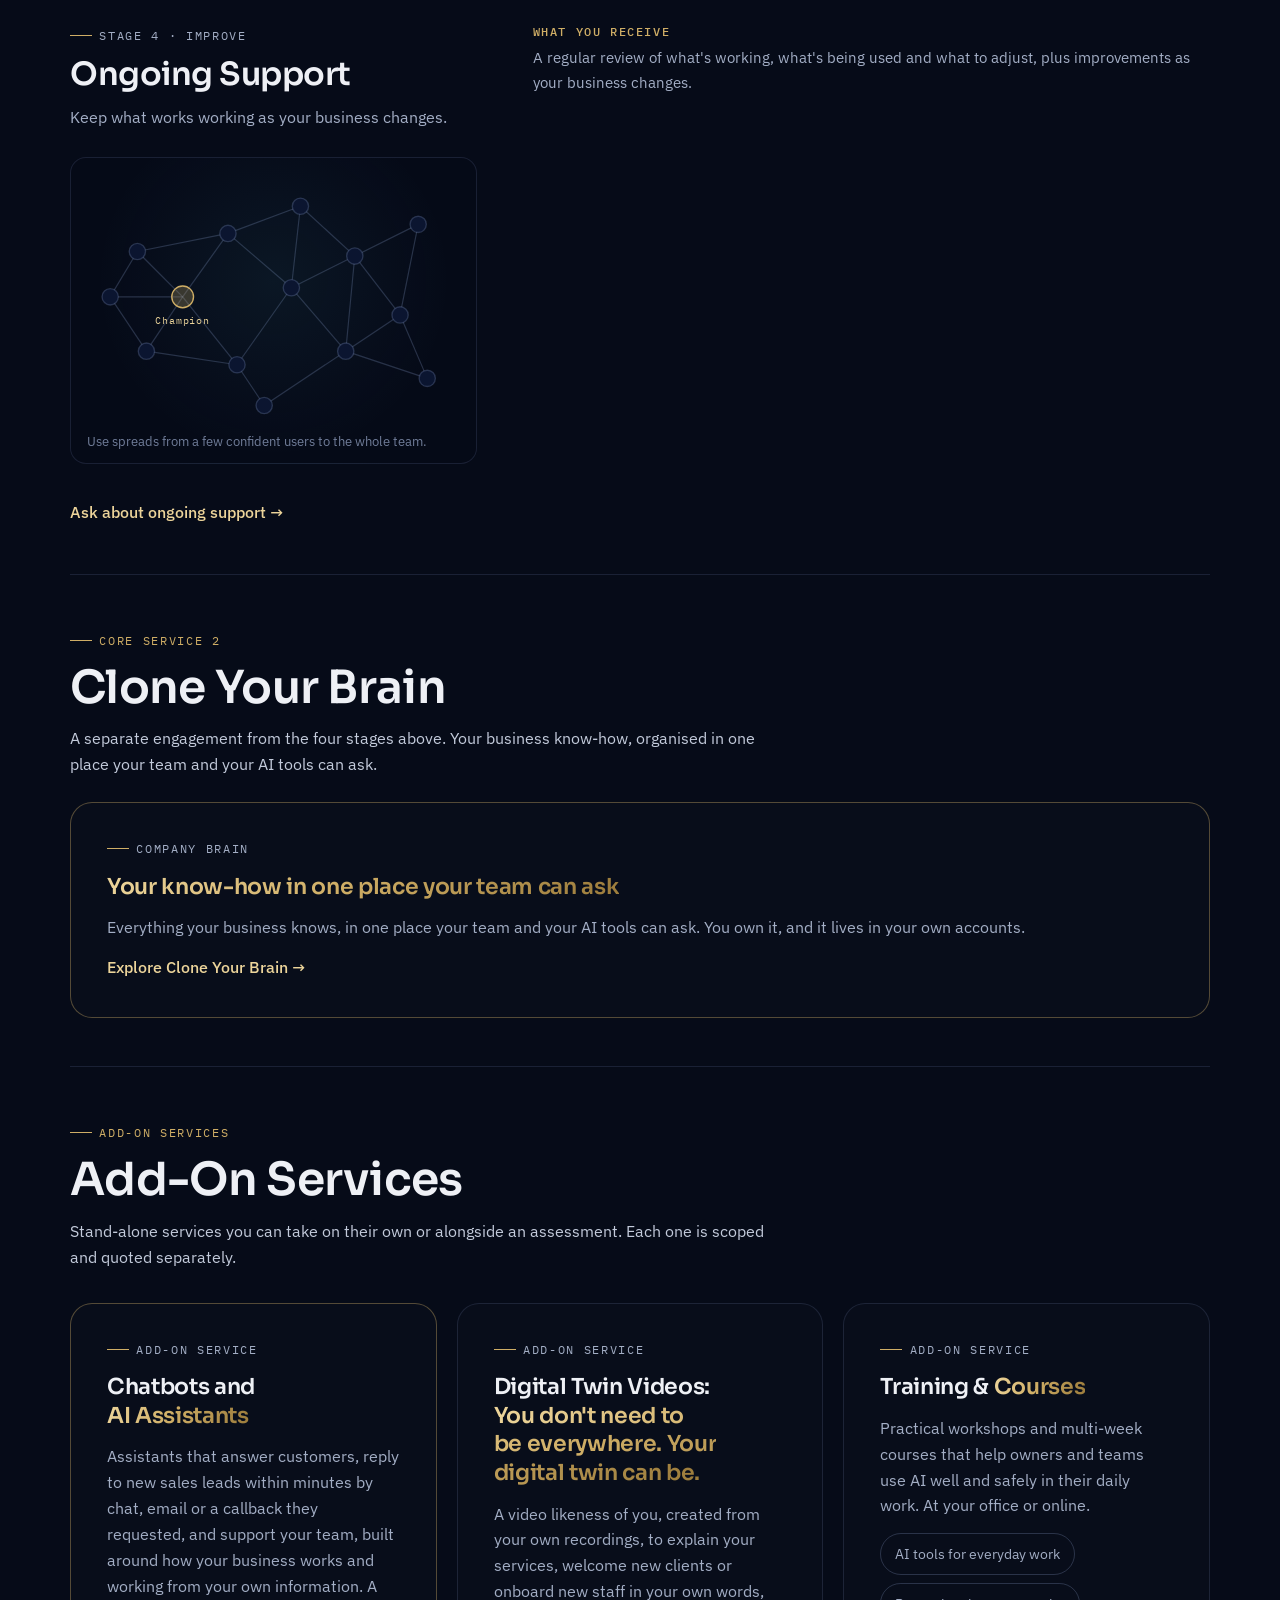
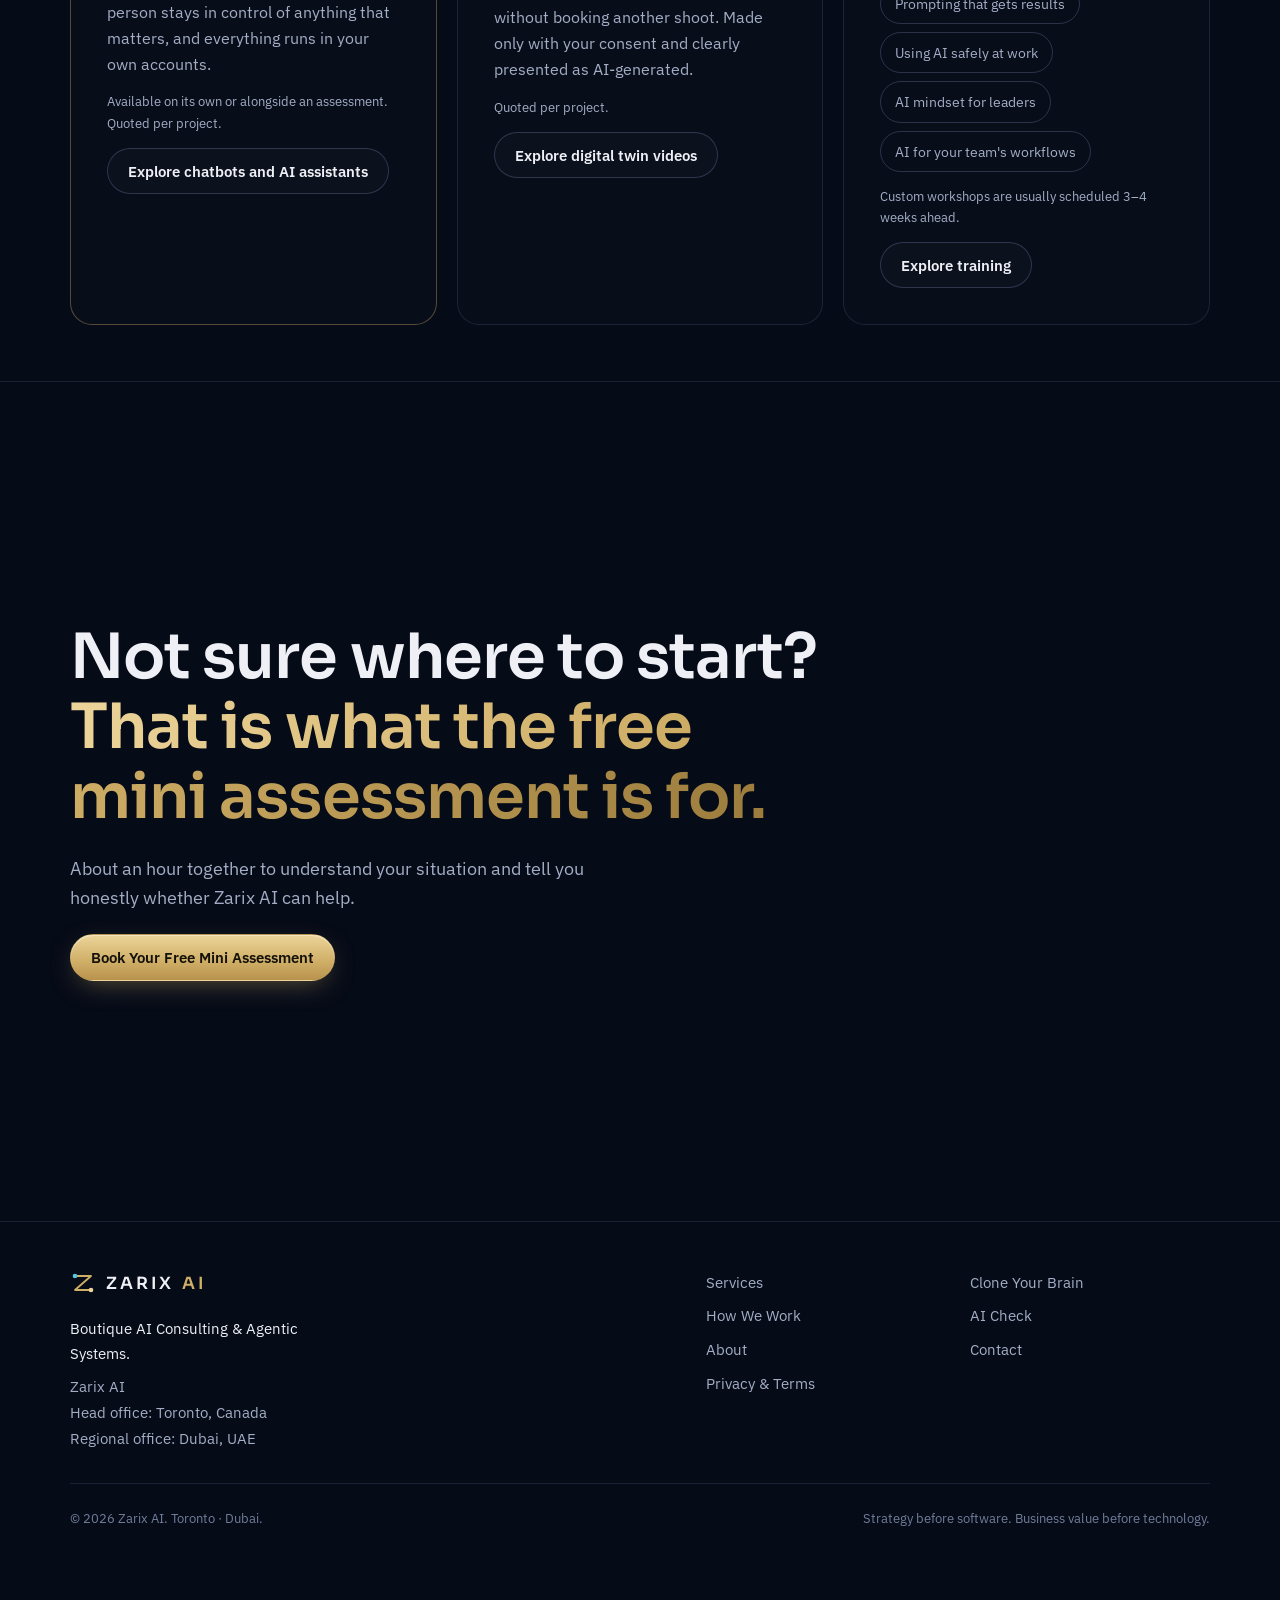
<file: services.html>
<!doctype html>
<html lang="en-CA">
<head>
<meta charset="utf-8">
<meta name="viewport" content="width=device-width, initial-scale=1, viewport-fit=cover">
<title>AI Consulting Services: Assessment to Build | Zarix AI</title>
<meta name="description" content="Four stages, from the AI Assessment to ongoing support: what happens, your time and what you receive at each stage. For business owners in Canada, the United States and the UAE.">
<link rel="canonical" href="https://zarix.ai/services.html">
<meta property="og:type" content="website"><meta property="og:site_name" content="Zarix AI"><meta property="og:title" content="AI Consulting Services: Assessment to Build | Zarix AI"><meta property="og:description" content="Four stages, from the AI Assessment to ongoing support: what happens, your time and what you receive at each stage. For business owners in Canada, the United States and the UAE."><meta property="og:url" content="https://zarix.ai/services.html"><meta property="og:locale" content="en_CA"><meta property="og:image" content="https://zarix.ai/img/share.jpg"><meta property="og:image:width" content="1200"><meta property="og:image:height" content="630"><meta property="og:image:alt" content="Zarix AI: Turn AI into a business system, not another tool.">
<meta name="twitter:card" content="summary_large_image"><meta name="twitter:title" content="AI Consulting Services: Assessment to Build | Zarix AI"><meta name="twitter:description" content="Four stages, from the AI Assessment to ongoing support: what happens, your time and what you receive at each stage. For business owners in Canada, the United States and the UAE."><meta name="twitter:image" content="https://zarix.ai/img/share.jpg">
<link rel="icon" href="img/favicon.svg" type="image/svg+xml"><link rel="icon" href="img/favicon-32.png" sizes="32x32" type="image/png"><link rel="apple-touch-icon" href="img/apple-touch-icon.png">
<meta name="theme-color" content="#060b18">
<link rel="preconnect" href="https://fonts.googleapis.com"><link rel="preconnect" href="https://fonts.gstatic.com" crossorigin><link rel="stylesheet" href="https://fonts.googleapis.com/css2?family=IBM+Plex+Mono:wght@400;500&family=IBM+Plex+Sans:wght@400;500;600&family=Sora:wght@500;600&display=swap">
<link rel="stylesheet" href="styles.css?v=20261126c">
<script type="application/ld+json">{"@context": "https://schema.org", "@type": "BreadcrumbList", "itemListElement": [{"@type": "ListItem", "position": 1, "name": "Home", "item": "https://zarix.ai/"}, {"@type": "ListItem", "position": 2, "name": "Services", "item": "https://zarix.ai/services.html"}], "@id": "https://zarix.ai/services.html#breadcrumb"}</script>
<script type="application/ld+json">{"@context": "https://schema.org", "@type": "Service", "name": "AI Assessment", "serviceType": "AI Assessment", "description": "A fixed-scope assessment of where AI will pay off in your business. Includes a Key Findings Report, a 30/60/90-day roadmap, a one-page summary and a walkthrough call.", "provider": {"@id": "https://zarix.ai/#org"}, "areaServed": [{"@type": "Country", "name": "Canada"}, {"@type": "Country", "name": "United States"}, {"@type": "Country", "name": "United Arab Emirates"}], "url": "https://zarix.ai/services.html#assessment"}</script>
<script type="application/ld+json">{"@context": "https://schema.org", "@type": "Service", "name": "Workflow Plan", "serviceType": "Workflow Plan", "description": "A build-ready plan for the chosen workflows: what people keep, what software takes over, where a person approves, and how success is measured.", "provider": {"@id": "https://zarix.ai/#org"}, "areaServed": [{"@type": "Country", "name": "Canada"}, {"@type": "Country", "name": "United States"}, {"@type": "Country", "name": "United Arab Emirates"}], "url": "https://zarix.ai/services.html#workflow-plan"}</script>
<script type="application/ld+json">{"@context": "https://schema.org", "@type": "Service", "name": "AI Build", "serviceType": "AI Build", "description": "Simple, reliable AI tools such as knowledge assistants, chatbots, copilots and custom assistants, set up in the client's own accounts, with specialist partners for complex builds.", "provider": {"@id": "https://zarix.ai/#org"}, "areaServed": [{"@type": "Country", "name": "Canada"}, {"@type": "Country", "name": "United States"}, {"@type": "Country", "name": "United Arab Emirates"}], "url": "https://zarix.ai/services.html#build"}</script>
<script type="application/ld+json">{"@context": "https://schema.org", "@type": "Service", "name": "Ongoing AI Support", "serviceType": "Ongoing AI Support", "description": "Regular reviews of what's working and what's used, with improvements as the business changes.", "provider": {"@id": "https://zarix.ai/#org"}, "areaServed": [{"@type": "Country", "name": "Canada"}, {"@type": "Country", "name": "United States"}, {"@type": "Country", "name": "United Arab Emirates"}], "url": "https://zarix.ai/services.html#support"}</script>
<script type="application/ld+json">{"@context": "https://schema.org", "@type": "WebPage", "@id": "https://zarix.ai/services.html#webpage", "url": "https://zarix.ai/services.html", "name": "AI Consulting Services: Assessment to Build | Zarix AI", "description": "Four stages, from the AI Assessment to ongoing support: what happens, your time and what you receive at each stage. For business owners in Canada, the United States and the UAE.", "isPartOf": {"@id": "https://zarix.ai/#site"}, "publisher": {"@id": "https://zarix.ai/#org"}, "about": {"@id": "https://zarix.ai/#org"}, "inLanguage": "en", "breadcrumb": {"@id": "https://zarix.ai/services.html#breadcrumb"}}</script>
<script type="application/ld+json">{"@context": "https://schema.org", "@type": "FAQPage", "@id": "https://zarix.ai/services.html#in-short", "isPartOf": {"@id": "https://zarix.ai/#site"}, "publisher": {"@id": "https://zarix.ai/#org"}, "mainEntity": [{"@type": "Question", "name": "What is Zarix AI?", "acceptedAnswer": {"@type": "Answer", "text": "Zarix AI is a boutique AI consulting firm. We help business owners find where AI will pay off, design how it fits the way their business runs, and build only what is worth building. The work moves in four stages: the AI Assessment, a Workflow Plan, the build, and ongoing support. You decide after each stage whether to continue."}}, {"@type": "Question", "name": "Who is it for?", "acceptedAnswer": {"@type": "Answer", "text": "Established service businesses in Canada, the United States and the UAE that have outgrown the way they operate: growing revenue, more complexity, several software tools and too much still depending on the owner. It suits owners who know AI could help but don't know where to start, or who tried tools that didn't stick."}}, {"@type": "Question", "name": "What does it fix?", "acceptedAnswer": {"@type": "Answer", "text": "The everyday leaks that cost time and customers: enquiries that wait, details typed twice, handoffs that slip and know-how that lives in one person's head. We fix how the work flows first, then use simple automation where rules will do and AI where judgment is needed, with a person in control of anything that matters."}}, {"@type": "Question", "name": "What do you get?", "acceptedAnswer": {"@type": "Answer", "text": "From the AI Assessment: a Key Findings Report written about your business, a 30/60/90-day roadmap, a one-page summary and a walkthrough call. From the Workflow Plan: value and process maps, an AI plan and a build-ready plan with a fixed quote. Then working tools in your own accounts, with training for your team. You own all of it."}}, {"@type": "Question", "name": "What happens next?", "acceptedAnswer": {"@type": "Answer", "text": "Start with a free mini assessment: about an hour together looking at how enquiries and day-to-day work move through your business. If there is a clear opportunity, the next step is the AI Assessment. If there isn't, we will tell you. Book it at zarix.ai/contact."}}]}</script>
</head>
<body>
<a class="skip" href="#main">Skip to content</a>
<header class="site-header"><div class="wrap nav">
<a class="brand" href="index.html" aria-label="Zarix AI home"><svg width="26" height="26" viewBox="0 0 26 26" aria-hidden="true" focusable="false"><path d="M5 6h16L5 20h16" fill="none" stroke="#cfae66" stroke-width="1.8" stroke-linecap="round" stroke-linejoin="round"/><circle cx="5" cy="6" r="2.3" fill="#53c6e0"/><circle cx="21" cy="20" r="2.3" fill="#ecd49a"/></svg>ZARIX<small>AI</small></a>
<button class="nav-toggle" type="button" aria-expanded="false" aria-controls="nav-links">Menu</button>
<ul class="nav-links" id="nav-links"><li><a href="index.html">Home</a></li><li class="has-sub"><a href="services.html" aria-current="page">Services</a><button class="sub-toggle" type="button" aria-expanded="false" aria-controls="svc-menu" aria-label="Show all services"><svg width="12" height="12" viewBox="0 0 12 12" aria-hidden="true"><path d="M2.5 4.5 6 8l3.5-3.5" fill="none" stroke="currentColor" stroke-width="1.6" stroke-linecap="round" stroke-linejoin="round"></path></svg></button><div class="sub-menu" id="svc-menu"><p class="sub-head">Our services</p><ul><li><a href="services.html#assessment"><span class="sub-t">AI Assessment</span><span class="sub-d">Find where AI will pay off, and where it won't.</span></a></li><li><a href="services.html#workflow-plan"><span class="sub-t">Workflow Plan</span><span class="sub-d">A build-ready plan for each workflow you choose.</span></a></li><li><a href="services.html#build"><span class="sub-t">Build</span><span class="sub-d">Simple, reliable tools set up in your own accounts.</span></a></li><li><a href="services.html#support"><span class="sub-t">Ongoing Support</span><span class="sub-d">Keep what works working as you grow.</span></a></li><li><a href="clone-your-brain.html"><span class="sub-t">Clone Your Brain</span><span class="sub-d">Your know-how in one place your team can ask.</span></a></li><li><a href="digital-twin.html"><span class="sub-t">Digital Twin</span><span class="sub-d">Optional add-on, quoted per project.</span></a></li><li><a href="chatbots-ai-assistants.html"><span class="sub-t">Chatbots &amp; AI Assistants</span><span class="sub-d">Answer customers, follow up leads, support your team.</span></a></li><li><a href="ai-training.html"><span class="sub-t">Training &amp; Courses</span><span class="sub-d">Workshops and multi-week courses for your team.</span></a></li></ul><a class="sub-all" href="services.html">See all services &rarr;</a></div></li><li><a href="clone-your-brain.html">Clone Your Brain</a></li><li><a href="how-we-work.html">How We Work</a></li><li><a href="ai-readiness.html">AI Check</a></li><li><a href="about.html">About</a></li><li><a href="contact.html">Contact</a></li></ul>
<a class="btn btn-gold btn-sm" href="contact.html#book">Free Mini Assessment</a>
</div></header>
<main id="main">
<section class="wrap page-hero">
<p class="crumbs"><a href="index.html">Home</a> / <span aria-current="page">Services</span></p>
<p class="eyebrow">Services</p>
<h1>AI Consulting Services, One Stage at a Time</h1>
<p class="lede">Four stages, from your first AI Assessment to ongoing support. You receive something concrete at every stage, and you decide after each one whether to continue.</p>
<ol class="ladder"><li><span class="lad-n">01</span><div><h3><a href="services.html#assessment">AI Assessment</a></h3><p>Find where AI will pay off, and where it won't.</p><p class="lad-r"><span>You receive</span> Key Findings Report, 30/60/90-day roadmap, one-page summary, walkthrough call</p></div></li><li><span class="lad-n">02</span><div><h3><a href="services.html#workflow-plan">Workflow Plan</a></h3><p>Map the areas you chose, step by step, with your team.</p><p class="lad-r"><span>You receive</span> A build-ready plan for each chosen workflow</p></div></li><li><span class="lad-n">03</span><div><h3><a href="services.html#build">Build</a></h3><p>Set up simple, reliable tools in your own accounts.</p><p class="lad-r"><span>You receive</span> Working tools your team uses, plus training</p></div></li><li><span class="lad-n">04</span><div><h3><a href="services.html#support">Ongoing Support</a></h3><p>Keep what works working as your business changes.</p><p class="lad-r"><span>You receive</span> Regular reviews and improvements</p></div></li></ol>
</section>
<section class="wrap inshort" id="in-short" aria-labelledby="inshort-h"><p class="eyebrow">In short</p><h2 id="inshort-h">Zarix AI Services, in Five Answers</h2><div class="inshort-grid"><article class="inshort-item"><h3>What is Zarix AI?</h3><p>Zarix AI is a boutique AI consulting firm. We help business owners find where AI will pay off, design how it fits the way their business runs, and build only what is worth building. The work moves in four stages: the AI Assessment, a Workflow Plan, the build, and ongoing support. You decide after each stage whether to continue.</p></article><article class="inshort-item"><h3>Who is it for?</h3><p>Established service businesses in Canada, the United States and the UAE that have outgrown the way they operate: growing revenue, more complexity, several software tools and too much still depending on the owner. It suits owners who know AI could help but don't know where to start, or who tried tools that didn't stick.</p></article><article class="inshort-item"><h3>What does it fix?</h3><p>The everyday leaks that cost time and customers: enquiries that wait, details typed twice, handoffs that slip and know-how that lives in one person's head. We fix how the work flows first, then use simple automation where rules will do and AI where judgment is needed, with a person in control of anything that matters.</p></article><article class="inshort-item"><h3>What do you get?</h3><p>From the AI Assessment: a Key Findings Report written about your business, a 30/60/90-day roadmap, a one-page summary and a walkthrough call. From the Workflow Plan: value and process maps, an AI plan and a build-ready plan with a fixed quote. Then working tools in your own accounts, with training for your team. You own all of it.</p></article><article class="inshort-item"><h3>What happens next?</h3><p>Start with a free mini assessment: about an hour together looking at how enquiries and day-to-day work move through your business. If there is a clear opportunity, the next step is the AI Assessment. If there isn't, we will tell you. Book it at <a href="contact.html">zarix.ai/contact</a>.</p></article></div></section>
<div class="wrap">
<section class="tier tier-top" id="core-1" aria-labelledby="core1-h">
<p class="eyebrow">Core service 1</p>
<h2 id="core1-h">From AI Assessment to Ongoing Support</h2>
<p class="tier-lede">Our main engagement, in four stages. You receive something concrete at every stage, and you decide after each one whether to continue.</p>
</section>
<section class="svc" id="assessment" aria-labelledby="assessment-h">
<div class="svc-head"><p class="eyebrow">Stage 1 · Where most clients start</p><h2 id="assessment-h">AI Assessment</h2><p>Find out where AI will pay off in your business, and where it won't, before you spend money on tools.</p><figure class="viz" data-viz="opps"><figcaption>Your highest-value opportunities, ranked, so you know what to do first.</figcaption></figure></div>
<div class="svc-body"><div class=""><h3>Who it's for</h3><p>Owners who know AI could help but don't know where to start, or who tried tools that didn't stick.</p></div><div class=""><h3>Your time</h3><p>About 2–3 hours across the team. Most assessments finish within two weeks.</p></div><div class="wide"><h3>What happens</h3><p>A 30-minute kickoff call. Short, private 25-minute conversations with you and your key people; nothing is attributed to anyone. Then we study how work really flows: where it waits, where it depends on one person, and where the time goes.</p></div><div class="wide"><h3>What you receive</h3><ul class="receive compact"><li><strong>Key Findings Report</strong><span>where you stand today, your highest-value opportunities ranked, risks to manage, and an estimate of the time and cost being lost now</span></li><li><strong>30/60/90-day roadmap</strong><span>with an owner and a clear “done when” for each step</span></li><li><strong>One-page summary</strong><span>for your partners or team</span></li><li><strong>Walkthrough call</strong><span>to go through the findings and agree your first step</span></li></ul></div><div class="wide"><h3>What changes</h3><p>You stop guessing. You know where AI will pay off, what to leave alone, and your first step, before spending money on tools.</p></div><div class="wide"><p class="note">No commitment beyond this stage.</p></div></div>
<div class="next"><a class="btn btn-gold" href="contact.html#book">Book a Free Mini Assessment</a><a class="arrow-link" href="ai-readiness.html">Take the 3-minute AI check →</a></div>
</section>
<section class="svc" id="workflow-plan" aria-labelledby="workflow-plan-h">
<div class="svc-head"><p class="eyebrow">Stage 2 · Plan</p><h2 id="workflow-plan-h">Workflow Plan</h2><p>Turn the opportunities you chose into a plan that can be built.</p><p class="svc-sessions">Interviews happen in short sessions of about 30 minutes, one workflow at a time, so they fit around your week.</p><figure class="viz" data-viz="blueprint"><figcaption>A build-ready plan: what people keep, what software takes over, where a person approves.</figcaption></figure></div>
<div class="svc-body"><div class=""><h3>Who it's for</h3><p>Businesses that have chosen the areas to improve.</p></div><div class=""><h3>What happens</h3><p>We start from what your customers value, the result and the experience, and work back to how the work gets done, mapping the chosen area step by step with the people who do the work.</p></div><div class=""><h3>Your time</h3><p>A few hours of conversations with you and your key people. We do the mapping and the write-up.</p></div><div class="wide"><h3>What you receive</h3><p>A build-ready plan showing what people keep, what software takes over, where a person approves, and how success will be measured. A visual map of how your business creates value, linked to the workflows we'll improve. A walkthrough meeting.</p></div><div class="wide"><h3>What changes</h3><p>You know exactly what will be built and what it will cost before anything is built.</p></div></div>
<div class="plan-answers" id="plan-answers">
<h3 class="pa-h">What your Workflow Plan answers</h3>
<ol class="pa-list"><li class="pa-step" data-i="0"><span class="pa-dot" aria-hidden="true"><b>1</b><svg class="ax-ic pa-tick" viewBox="0 0 24 24" aria-hidden="true" focusable="false"><path d="m5 12.5 4.5 4.5L19 7.5"/></svg></span><p>What do your customers truly value?</p></li><li class="pa-step" data-i="1"><span class="pa-dot" aria-hidden="true"><b>2</b><svg class="ax-ic pa-tick" viewBox="0 0 24 24" aria-hidden="true" focusable="false"><path d="m5 12.5 4.5 4.5L19 7.5"/></svg></span><p>What does each part of your team need to deliver?</p></li><li class="pa-step" data-i="2"><span class="pa-dot" aria-hidden="true"><b>3</b><svg class="ax-ic pa-tick" viewBox="0 0 24 24" aria-hidden="true" focusable="false"><path d="m5 12.5 4.5 4.5L19 7.5"/></svg></span><p>Which workflows make that happen, and where do they leak?</p></li><li class="pa-step" data-i="3"><span class="pa-dot" aria-hidden="true"><b>4</b><svg class="ax-ic pa-tick" viewBox="0 0 24 24" aria-hidden="true" focusable="false"><path d="m5 12.5 4.5 4.5L19 7.5"/></svg></span><p>Who owns each one?</p></li></ol>
<p class="pa-note">Only when these are clear do we decide what AI should do, and what should stay personal.</p>
</div><div class="sx" id="sample-maps">
<h3 class="sx-h">See what a Workflow Plan looks like</h3>
<p class="sx-intro">Here's a simplified example for a heating and cooling repair company. Yours is built from interviews with you and your team, in your words and your numbers.</p>
<p class="sx-label"><svg class="ax-ic" viewBox="0 0 24 24" aria-hidden="true" focusable="false"><circle cx="12" cy="12" r="9"/><path d="M12 11v5M12 8v.01"/></svg>Example business for illustration, not a client.</p>
<ol class="sx-list"><li class="sx-step" data-i="0"><div class="sx-head"><span class="pa-dot sx-dot" aria-hidden="true"><b>1</b><svg class="ax-ic pa-tick" viewBox="0 0 24 24" aria-hidden="true" focusable="false"><path d="m5 12.5 4.5 4.5L19 7.5"/></svg></span><h4 class="sx-t"><span class="wp-sr">Step 1: </span>Value map: what customers get, and what they need to feel</h4></div><div class="sx-panel"><div class="wp-box wp-north"><span class="wp-nl"><svg class="ax-ic" viewBox="0 0 24 24" aria-hidden="true" focusable="false"><path d="M13 3 5 14h6l-1 7 8-11h-6z"/></svg>North Star</span><strong>Keep every home safe and comfortable, with honest prices and no waiting.</strong><span class="wp-ns">The one outcome everything else in the business must serve.</span></div><div class="wp-cols"><div class="wp-col"><h5>What customers get</h5><ul><li class="wp-box"><strong>Heating or cooling fixed the same day</strong><span>Made possible by: front desk, technicians</span></li><li class="wp-box"><strong>A clear price before any work starts</strong><span>Made possible by: owner, front desk</span></li><li class="wp-box"><strong>A clean, finished job and a working system</strong><span>Made possible by: technicians</span></li></ul></div><div class="wp-col"><h5>What customers need to feel</h5><ul><li class="wp-box"><strong>Safe, and not left waiting</strong><span>Must protect: fast, honest replies</span></li><li class="wp-box"><strong>Not overcharged</strong><span>Must protect: no surprise costs</span></li><li class="wp-box"><strong>Respected in their own home</strong><span>Must protect: the technician's manners and care</span></li></ul></div></div><p class="wp-line">This tells us what must never get worse when we automate.</p></div><svg class="sx-arrow" viewBox="0 0 40 70" aria-hidden="true"><path d="M20 2 V60 M10 50 L20 62 L30 50"/></svg></li><li class="sx-step" data-i="1"><div class="sx-head"><span class="pa-dot sx-dot" aria-hidden="true"><b>2</b><svg class="ax-ic pa-tick" viewBox="0 0 24 24" aria-hidden="true" focusable="false"><path d="m5 12.5 4.5 4.5L19 7.5"/></svg></span><h4 class="sx-t"><span class="wp-sr">Step 2: </span>Process map: how one job really runs today</h4></div><div class="sx-panel"><p class="wp-ptitle">A new repair request</p><ol class="wp-flow"><li class="wp-box wp-fstep"><span class="wf-n">01</span><strong>Customer calls or messages</strong><span class="wp-today">Today: missed after hours</span><span class="ax-chip wp-warn"><svg class="ax-ic" viewBox="0 0 24 24" aria-hidden="true" focusable="false"><path d="M12 3 2 20h20z"/><path d="M12 10v4M12 17v.01"/></svg>Lost leads</span></li><li class="wp-box wp-fstep"><span class="wf-n">02</span><strong>Front desk books the visit</strong><span class="wp-today">Today: details typed twice</span><span class="ax-chip wp-warn"><svg class="ax-ic" viewBox="0 0 24 24" aria-hidden="true" focusable="false"><path d="M12 3 2 20h20z"/><path d="M12 10v4M12 17v.01"/></svg>Retyping</span></li><li class="wp-box wp-fstep"><span class="wf-n">03</span><strong>Technician scheduled</strong><span class="wp-today">Today: depends on one person's memory</span><span class="ax-chip wp-warn"><svg class="ax-ic" viewBox="0 0 24 24" aria-hidden="true" focusable="false"><path d="M12 3 2 20h20z"/><path d="M12 10v4M12 17v.01"/></svg>Single point of failure</span></li><li class="wp-box wp-fstep"><span class="wf-n">04</span><strong>Price agreed and repair done</strong><span class="wp-today">Today: works well</span><span class="ax-chip wp-ok"><svg class="ax-ic" viewBox="0 0 24 24" aria-hidden="true" focusable="false"><path d="m5 12.5 4.5 4.5L19 7.5"/></svg>Works well</span></li><li class="wp-box wp-fstep"><span class="wf-n">05</span><strong>Invoice and follow-up</strong><span class="wp-today">Today: invoices go out days late</span><span class="ax-chip wp-warn"><svg class="ax-ic" viewBox="0 0 24 24" aria-hidden="true" focusable="false"><path d="M12 3 2 20h20z"/><path d="M12 10v4M12 17v.01"/></svg>Waiting</span></li></ol><p class="wp-line">We map where the work waits, gets repeated or depends on one person, and put a cost on each problem in your own numbers. Example: about 6 missed after-hours calls a week.</p></div><svg class="sx-arrow" viewBox="0 0 40 70" aria-hidden="true"><path d="M20 2 V60 M10 50 L20 62 L30 50"/></svg></li><li class="sx-step" data-i="2"><div class="sx-head"><span class="pa-dot sx-dot" aria-hidden="true"><b>3</b><svg class="ax-ic pa-tick" viewBox="0 0 24 24" aria-hidden="true" focusable="false"><path d="m5 12.5 4.5 4.5L19 7.5"/></svg></span><h4 class="sx-t"><span class="wp-sr">Step 3: </span>AI plan: what to automate, what needs care, what stays human</h4></div><div class="sx-panel"><div class="wp-table" role="table" aria-label="Example AI plan"><div class="wp-tr wp-th" role="row"><span role="columnheader">Step</span><span role="columnheader">What changes</span><span role="columnheader">Who stays in control</span><span role="columnheader">What it's worth</span><span role="columnheader">Tag</span></div><div class="wp-tr" role="row"><strong role="rowheader">Customer calls or messages</strong><p role="cell"><span class="wp-k">What changes</span>Instant reply and a booking link, day or night</p><p role="cell"><span class="wp-k">Who stays in control</span>Front desk reviews new bookings each morning</p><p role="cell"><span class="wp-k">What it's worth</span>Fewer lost leads</p><p role="cell" class="wp-tagcell"><span class="ax-chip wp-tag"><svg class="ax-ic" viewBox="0 0 24 24" aria-hidden="true" focusable="false"><path d="m5 12.5 4.5 4.5L19 7.5"/></svg>Automate</span></p></div><div class="wp-tr" role="row"><strong role="rowheader">Front desk books the visit</strong><p role="cell"><span class="wp-k">What changes</span>Booking details flow straight into the job system</p><p role="cell"><span class="wp-k">Who stays in control</span>Front desk checks the job card</p><p role="cell"><span class="wp-k">What it's worth</span>About 3 hours a week back for the front desk</p><p role="cell" class="wp-tagcell"><span class="ax-chip wp-tag"><svg class="ax-ic" viewBox="0 0 24 24" aria-hidden="true" focusable="false"><path d="m5 12.5 4.5 4.5L19 7.5"/></svg>Automate</span></p></div><div class="wp-tr" role="row"><strong role="rowheader">Technician scheduled</strong><p role="cell"><span class="wp-k">What changes</span>Suggested schedule based on location and urgency</p><p role="cell"><span class="wp-k">Who stays in control</span>A person confirms urgent jobs</p><p role="cell"><span class="wp-k">What it's worth</span>Fewer double-bookings and missed urgent jobs</p><p role="cell" class="wp-tagcell"><span class="ax-chip wp-tag"><svg class="ax-ic" viewBox="0 0 24 24" aria-hidden="true" focusable="false"><path d="M2 12s3.5-7 10-7 10 7 10 7-3.5 7-10 7S2 12 2 12z"/><circle cx="12" cy="12" r="3"/></svg>Needs care</span></p></div><div class="wp-tr" role="row"><strong role="rowheader">Price agreed and repair done</strong><p role="cell"><span class="wp-k">What changes</span>No change: this is where trust is built</p><p role="cell"><span class="wp-k">Who stays in control</span>Technician and owner</p><p role="cell"><span class="wp-k">What it's worth</span>Protects the trust customers pay for</p><p role="cell" class="wp-tagcell"><span class="ax-chip wp-tag"><svg class="ax-ic" viewBox="0 0 24 24" aria-hidden="true" focusable="false"><circle cx="12" cy="8" r="4"/><path d="M4 21c1.5-4 4.5-6 8-6s6.5 2 8 6"/></svg>Keep human</span></p></div><div class="wp-tr" role="row"><strong role="rowheader">Invoice and follow-up</strong><p role="cell"><span class="wp-k">What changes</span>Invoice drafted the same day; check-in message a week later</p><p role="cell"><span class="wp-k">Who stays in control</span>Owner approves each invoice</p><p role="cell"><span class="wp-k">What it's worth</span>Paid sooner; more repeat customers</p><p role="cell" class="wp-tagcell"><span class="ax-chip wp-tag"><svg class="ax-ic" viewBox="0 0 24 24" aria-hidden="true" focusable="false"><path d="m5 12.5 4.5 4.5L19 7.5"/></svg><svg class="ax-ic" viewBox="0 0 24 24" aria-hidden="true" focusable="false"><circle cx="12" cy="8" r="4"/><path d="M4 21c1.5-4 4.5-6 8-6s6.5 2 8 6"/></svg>Automate, a person approves</span></p></div></div><p class="wp-autonote">We use simple automation wherever it does the job, because it's cheaper and gives the same result every time, and AI only where judgment is needed. You never pay for AI you don't need.</p><div class="wp-box wp-never"><strong><svg class="ax-ic" viewBox="0 0 24 24" aria-hidden="true" focusable="false"><circle cx="12" cy="8" r="4"/><path d="M4 21c1.5-4 4.5-6 8-6s6.5 2 8 6"/></svg>Never automate (for this business)</strong><span>Agreeing the price with the customer · Apologising when something goes wrong · The technician's visit itself</span></div><p class="wp-line">Nothing is built until you approve the plan.</p></div></li></ol>
</div>
<div class="sx wp-gets">
<h3 class="sx-h">What you get with your Workflow Plan</h3>
<ul class="wp-get" id="wp-get"><li class="wp-box wp-card" style="--i:0"><div class="wp-gh" aria-hidden="true"><span class="wp-idx">01 / 09</span><span class="wp-st"><span class="wp-st-run"><i></i>Assembling</span><span class="wp-st-ok"><svg class="ax-ic" viewBox="0 0 24 24" aria-hidden="true" focusable="false"><path d="m5 12.5 4.5 4.5L19 7.5"/></svg>Ready</span></span></div><span class="wp-bar" aria-hidden="true"><i></i></span><svg class="ax-ic" viewBox="0 0 24 24" aria-hidden="true" focusable="false"><path d="M9 4 3 6v14l6-2 6 2 6-2V4l-6 2z"/><path d="M9 4v14M15 6v14"/></svg><strong>Your North Star and value map</strong><span>The outcome your business exists to deliver, what customers get and what they need to feel.</span></li><li class="wp-box wp-card" style="--i:1"><div class="wp-gh" aria-hidden="true"><span class="wp-idx">02 / 09</span><span class="wp-st"><span class="wp-st-run"><i></i>Assembling</span><span class="wp-st-ok"><svg class="ax-ic" viewBox="0 0 24 24" aria-hidden="true" focusable="false"><path d="m5 12.5 4.5 4.5L19 7.5"/></svg>Ready</span></span></div><span class="wp-bar" aria-hidden="true"><i></i></span><svg class="ax-ic" viewBox="0 0 24 24" aria-hidden="true" focusable="false"><circle cx="12" cy="8" r="4"/><path d="M4 21c1.5-4 4.5-6 8-6s6.5 2 8 6"/></svg><strong>Your team's contribution map</strong><span>What each part of your team adds, so you can see who protects which part of the customer experience.</span></li><li class="wp-box wp-card" style="--i:2"><div class="wp-gh" aria-hidden="true"><span class="wp-idx">03 / 09</span><span class="wp-st"><span class="wp-st-run"><i></i>Assembling</span><span class="wp-st-ok"><svg class="ax-ic" viewBox="0 0 24 24" aria-hidden="true" focusable="false"><path d="m5 12.5 4.5 4.5L19 7.5"/></svg>Ready</span></span></div><span class="wp-bar" aria-hidden="true"><i></i></span><svg class="ax-ic" viewBox="0 0 24 24" aria-hidden="true" focusable="false"><rect x="3" y="4" width="6" height="5" rx="1"/><rect x="15" y="15" width="6" height="5" rx="1"/><path d="M6 9v4a2 2 0 0 0 2 2h7"/></svg><strong>Your value-generating processes</strong><span>The workflows that actually create value for your customers, ranked by what matters most.</span></li><li class="wp-box wp-card" style="--i:3"><div class="wp-gh" aria-hidden="true"><span class="wp-idx">04 / 09</span><span class="wp-st"><span class="wp-st-run"><i></i>Assembling</span><span class="wp-st-ok"><svg class="ax-ic" viewBox="0 0 24 24" aria-hidden="true" focusable="false"><path d="m5 12.5 4.5 4.5L19 7.5"/></svg>Ready</span></span></div><span class="wp-bar" aria-hidden="true"><i></i></span><svg class="ax-ic" viewBox="0 0 24 24" aria-hidden="true" focusable="false"><path d="M12 3 5 6v6c0 4.2 3 7.4 7 9 4-1.6 7-4.8 7-9V6z"/><path d="m9 12 2 2 4-4"/></svg><strong>Included: a business health check across eight areas</strong><span>Strategy, efficiency, revenue, customers, brand, data, risk and people, each backed by real examples. A clear record of where your business is strong and where it's exposed, useful when you grow, bring in a partner or one day sell.</span></li><li class="wp-box wp-card" style="--i:4"><div class="wp-gh" aria-hidden="true"><span class="wp-idx">05 / 09</span><span class="wp-st"><span class="wp-st-run"><i></i>Assembling</span><span class="wp-st-ok"><svg class="ax-ic" viewBox="0 0 24 24" aria-hidden="true" focusable="false"><path d="m5 12.5 4.5 4.5L19 7.5"/></svg>Ready</span></span></div><span class="wp-bar" aria-hidden="true"><i></i></span><svg class="ax-ic" viewBox="0 0 24 24" aria-hidden="true" focusable="false"><rect x="5" y="3" width="14" height="18" rx="2"/><path d="M9 8h6M9 12h6M9 16h3"/></svg><strong>Detailed process maps</strong><span>Your most important workflows drawn step by step, with every delay, handoff and repeat marked and costed, plus the work you should be doing but aren't yet.</span></li><li class="wp-box wp-card" style="--i:5"><div class="wp-gh" aria-hidden="true"><span class="wp-idx">06 / 09</span><span class="wp-st"><span class="wp-st-run"><i></i>Assembling</span><span class="wp-st-ok"><svg class="ax-ic" viewBox="0 0 24 24" aria-hidden="true" focusable="false"><path d="m5 12.5 4.5 4.5L19 7.5"/></svg>Ready</span></span></div><span class="wp-bar" aria-hidden="true"><i></i></span><svg class="ax-ic" viewBox="0 0 24 24" aria-hidden="true" focusable="false"><rect x="4" y="7" width="16" height="12" rx="3"/><path d="M12 3v4M9 12h.01M15 12h.01M9.5 15.5h5"/></svg><strong>Your AI plan</strong><span>Every step tagged Automate, Needs care or Keep human, what it's worth, and who stays in control. Plus a never-automate list.</span></li><li class="wp-box wp-card" style="--i:6"><div class="wp-gh" aria-hidden="true"><span class="wp-idx">07 / 09</span><span class="wp-st"><span class="wp-st-run"><i></i>Assembling</span><span class="wp-st-ok"><svg class="ax-ic" viewBox="0 0 24 24" aria-hidden="true" focusable="false"><path d="m5 12.5 4.5 4.5L19 7.5"/></svg>Ready</span></span></div><span class="wp-bar" aria-hidden="true"><i></i></span><svg class="ax-ic" viewBox="0 0 24 24" aria-hidden="true" focusable="false"><rect x="3" y="5" width="18" height="16" rx="2"/><path d="M3 10h18M8 3v4M16 3v4"/></svg><strong>A 90-day action plan</strong><span>What to fix first, in what order: standardise, remove delays, then add AI where a person still signs off.</span></li><li class="wp-box wp-card" style="--i:7"><div class="wp-gh" aria-hidden="true"><span class="wp-idx">08 / 09</span><span class="wp-st"><span class="wp-st-run"><i></i>Assembling</span><span class="wp-st-ok"><svg class="ax-ic" viewBox="0 0 24 24" aria-hidden="true" focusable="false"><path d="m5 12.5 4.5 4.5L19 7.5"/></svg>Ready</span></span></div><span class="wp-bar" aria-hidden="true"><i></i></span><svg class="ax-ic" viewBox="0 0 24 24" aria-hidden="true" focusable="false"><path d="M7 3h7l4 4v14H7z"/><path d="M14 3v4h4M10 12h5M10 16h5"/></svg><strong>A build-ready plan with a fixed quote</strong><span>Exactly what would be built, how long it takes and what it costs, before you commit to anything.</span></li><li class="wp-box wp-card" style="--i:8"><div class="wp-gh" aria-hidden="true"><span class="wp-idx">09 / 09</span><span class="wp-st"><span class="wp-st-run"><i></i>Assembling</span><span class="wp-st-ok"><svg class="ax-ic" viewBox="0 0 24 24" aria-hidden="true" focusable="false"><path d="m5 12.5 4.5 4.5L19 7.5"/></svg>Ready</span></span></div><span class="wp-bar" aria-hidden="true"><i></i></span><svg class="ax-ic" viewBox="0 0 24 24" aria-hidden="true" focusable="false"><path d="M4 5h11v8H8l-4 3z"/><path d="M15 9h5v8l-3-2h-5v-2"/></svg><strong>Report, board and walkthrough</strong><span>A short written report, a visual board shared with your team (with a PDF copy you keep), and a meeting to walk through every finding. Interview notes come back to you to correct first.</span></li></ul>
<p class="sx-note">You own all of it. Use it with us, with another provider, or on your own.</p>
<a class="btn btn-gold" href="contact.html#book">Book a Free Mini Assessment</a>
</div><div class="next"></div>
</section>
<section class="svc" id="build" aria-labelledby="build-h">
<div class="svc-head"><p class="eyebrow">Stage 3 · Build</p><h2 id="build-h">Build</h2><p>Simple, reliable tools set up in your own accounts.</p><figure class="viz" data-viz="orch"><figcaption>Zarix AI as your single accountable lead across tools, partners and your team.</figcaption></figure></div>
<div class="svc-body"><div class="wide"><h3>What happens</h3><p>Zarix AI sets up the tools your Workflow Plan calls for, in your own accounts: simple automations, knowledge assistants and AI steps built into the way your team already works. Complex integrations and custom software are built by vetted specialist partners, with Zarix AI as your single accountable lead.</p></div><div class="wide"><h3>What you receive</h3><p>Working tools your team uses, plus training.</p></div><div class="wide"><p class="note">You own your accounts and keys. Partner roles and costs are agreed before work begins.</p></div></div>
<div class="next"><a class="btn btn-gold" href="contact.html#book">Book Your Free Mini Assessment</a></div>
</section>
<section class="svc" id="support" aria-labelledby="support-h">
<div class="svc-head"><p class="eyebrow">Stage 4 · Improve</p><h2 id="support-h">Ongoing Support</h2><p>Keep what works working as your business changes.</p><figure class="viz" data-viz="adopt"><figcaption>Use spreads from a few confident users to the whole team.</figcaption></figure></div>
<div class="svc-body"><div class="wide"><h3>What you receive</h3><p>A regular review of what's working, what's being used and what to adjust, plus improvements as your business changes.</p></div></div>
<div class="next"><a class="arrow-link" href="contact.html">Ask about ongoing support →</a></div>
</section>
<section class="tier" id="core-2" aria-labelledby="core2-h">
<p class="eyebrow">Core service 2</p>
<h2 id="core2-h">Clone Your Brain</h2>
<p class="tier-lede">A separate engagement from the four stages above. Your business know-how, organised in one place your team and your AI tools can ask.</p>
<article class="xcard xcard-feature" id="company-brain">
<p class="eyebrow">Company Brain</p>
<h2><span class="gold">Your know-how in one place your team can ask</span></h2>
<p>Everything your business knows, in one place your team and your AI tools can ask. You own it, and it lives in your own accounts.</p>
<a class="arrow-link" href="clone-your-brain.html">Explore Clone Your Brain →</a>
</article>
</section>
<section class="tier" id="add-ons" aria-labelledby="addons-h">
<p class="eyebrow">Add-on services</p>
<h2 id="addons-h">Add-On Services</h2>
<p class="tier-lede">Stand-alone services you can take on their own or alongside an assessment. Each one is scoped and quoted separately.</p>
<div class="svc-extras">
<article class="xcard" id="assistants">
<p class="eyebrow">Add-on service</p>
<h2>Chatbots and <span class="gold">AI Assistants</span></h2>
<p>Assistants that answer customers, reply to new sales leads within minutes by chat, email or a callback they requested, and support your team, built around how your business works and working from your own information. A person stays in control of anything that matters, and everything runs in your own accounts.</p>
<p class="small">Available on its own or alongside an assessment. Quoted per project.</p>
<a class="btn btn-ghost" href="chatbots-ai-assistants.html">Explore chatbots and AI assistants</a>
</article>
<article class="xcard" id="digital-twin">
<p class="eyebrow">Add-on service</p>
<h2>Digital Twin Videos: <span class="gold">You don't need to be everywhere. Your digital twin can be.</span></h2>
<p>A video likeness of you, created from your own recordings, to explain your services, welcome new clients or onboard new staff in your own words, without booking another shoot. Made only with your consent and clearly presented as AI-generated.</p>
<p class="small">Quoted per project.</p>
<a class="btn btn-ghost" href="digital-twin.html">Explore digital twin videos</a>
</article>
<article class="xcard" id="training">
<p class="eyebrow">Add-on service</p>
<h2>Training &amp; <span class="gold">Courses</span></h2>
<p>Practical workshops and multi-week courses that help owners and teams use AI well and safely in their daily work. At your office or online.</p>
<ul class="chips"><li>AI tools for everyday work</li><li>Prompting that gets results</li><li>Using AI safely at work</li><li>AI mindset for leaders</li><li>AI for your team's workflows</li></ul>
<p class="small">Custom workshops are usually scheduled 3–4 weeks ahead.</p>
<a class="btn btn-ghost" href="ai-training.html">Explore training</a>
</article>
</div>
</section>

</div>
<section class="band"><div class="wrap final">
<h2>Not sure where to start? <span class="gold">That is what the free mini assessment is for.</span></h2>
<p>About an hour together to understand your situation and tell you honestly whether Zarix AI can help.</p>
<a class="btn btn-gold" href="contact.html#book">Book Your Free Mini Assessment</a>
</div></section>
</main>
<footer class="site-footer"><div class="wrap foot">
<div><a class="brand" href="index.html"><svg width="26" height="26" viewBox="0 0 26 26" aria-hidden="true" focusable="false"><path d="M5 6h16L5 20h16" fill="none" stroke="#cfae66" stroke-width="1.8" stroke-linecap="round" stroke-linejoin="round"/><circle cx="5" cy="6" r="2.3" fill="#53c6e0"/><circle cx="21" cy="20" r="2.3" fill="#ecd49a"/></svg>ZARIX<small>AI</small></a>
<p class="foot-tag">Boutique AI Consulting &amp; Agentic Systems.</p>
<address><span>Zarix AI</span><span>Head office: Toronto, Canada</span><span>Regional office: Dubai, UAE</span></address>
<ul class="social" aria-label="Social profiles"></ul></div>
<nav aria-label="Footer"><ul>
<li><a href="services.html">Services</a></li><li><a href="clone-your-brain.html">Clone Your Brain</a></li><li><a href="how-we-work.html">How We Work</a></li>
<li><a href="ai-readiness.html">AI Check</a></li><li><a href="about.html">About</a></li>
<li><a href="contact.html">Contact</a></li><li><a href="privacy.html">Privacy &amp; Terms</a></li>
</ul></nav>
<div class="foot-base"><span>© <span id="year">2026</span> Zarix AI. Toronto · Dubai.</span><span>Strategy before software. Business value before technology.</span></div>
</div></footer>
<div class="mobile-cta"><button type="button" class="mcta-ask" data-open-chat aria-label="Ask Linda AI"><span class="zc-orb" aria-hidden="true"></span><span>Ask</span></button><a class="btn btn-gold" href="contact.html#book">Book a Free Mini Assessment</a></div>
<script src="site.js?v=20261126c" defer></script>
<script src="kb.js?v=20261126e" defer></script>
<script src="chat.js?v=20261126c" defer></script>
</body>
</html>
</file>
<file: styles.css>
/* Layout: 1180px editorial grid; asymmetric hero (copy left, live orchestration canvas right);
   hairline-separated bands; cards reserved for agentic flows, comparison and the readiness tool. */
:root{
  --bg:#060b18; --bg-2:#0a1428; --panel:rgba(16,29,58,.62); --panel-solid:#0e1a34;
  --line:rgba(150,172,222,.14); --line-2:rgba(150,172,222,.24); --line-gold:rgba(207,174,102,.38);
  --fg:#eef0f5; --muted:#a3aec5; --faint:#717e9a;
  --gold:#cfae66; --gold-hi:#ecd49a; --gold-lo:#9c7c3c; --cyan:#53c6e0; --cyan-lo:rgba(83,198,224,.16);
  --f-display:"Sora",ui-sans-serif,system-ui,sans-serif;
  --f-body:"IBM Plex Sans",system-ui,-apple-system,"Segoe UI",Roboto,sans-serif;
  --f-mono:"IBM Plex Mono",ui-monospace,Menlo,Consolas,monospace;
  --s-1:.8125rem; --s0:1rem; --s1:1.125rem; --s2:1.375rem; --s3:clamp(1.6rem,2.6vw,2rem);
  --s4:clamp(2rem,3.8vw,2.85rem); --s5:clamp(2.3rem,5.2vw,3.9rem);
  --r:14px; --wrap:1180px;
  color-scheme:dark;
}
*,*::before,*::after{box-sizing:border-box}
html{scroll-behavior:smooth;-webkit-text-size-adjust:100%}
body{
  margin:0;font-family:var(--f-body);font-size:var(--s0);line-height:1.62;color:var(--fg);
  background:
    radial-gradient(1100px 620px at 82% -8%,rgba(83,198,224,.10),transparent 60%),
    radial-gradient(900px 560px at -10% 12%,rgba(207,174,102,.07),transparent 60%),
    var(--bg);
  background-attachment:fixed;
}
body::before{content:"";position:fixed;inset:0 0 auto;height:env(safe-area-inset-top,0px);z-index:60;background:var(--bg)}
a{color:inherit}
img,canvas,svg{max-width:100%}
:focus-visible{outline:2px solid var(--gold-hi);outline-offset:3px;border-radius:6px}
.skip{position:absolute;left:-9999px;top:0}
.skip:focus{left:16px;top:16px;z-index:100;background:var(--gold);color:#111;padding:8px 14px;border-radius:8px}

.wrap{max-width:var(--wrap);margin-inline:auto;
  padding-left:max(20px,env(safe-area-inset-left,0px));padding-right:max(20px,env(safe-area-inset-right,0px))}

/* Type */
h1,h2,h3,h4{font-family:var(--f-display);font-weight:600;letter-spacing:-.015em;line-height:1.12;margin:0;text-wrap:balance}
h1{font-size:var(--s5);font-weight:600;letter-spacing:-.025em}
h2{font-size:var(--s4)}
h3{font-size:var(--s2);letter-spacing:-.01em}
h4{font-size:var(--s1)}
p{margin:0}
.lede{font-size:var(--s1);color:var(--muted);max-width:62ch}
.prose{max-width:66ch;color:var(--muted)}
.prose p+p{margin-top:1em}
.eyebrow{font-family:var(--f-mono);font-size:.75rem;letter-spacing:.14em;text-transform:uppercase;color:var(--gold);display:inline-flex;gap:.6em;align-items:center}
.eyebrow::before{content:"";width:22px;height:1px;background:var(--gold)}
.gold{background:linear-gradient(100deg,var(--gold-hi),var(--gold) 45%,var(--gold-lo));-webkit-background-clip:text;background-clip:text;color:transparent}
.mono{font-family:var(--f-mono)}
.small{font-size:var(--s-1);color:var(--faint)}

/* Header */
.site-header{position:sticky;top:env(safe-area-inset-top,0px);z-index:50;
  background:rgba(6,11,24,.72);backdrop-filter:blur(14px) saturate(140%);-webkit-backdrop-filter:blur(14px) saturate(140%);
  border-bottom:1px solid var(--line)}
.nav{display:flex;align-items:center;gap:24px;min-height:68px}
.brand{display:inline-flex;align-items:center;gap:10px;text-decoration:none;font-family:var(--f-display);font-weight:600;letter-spacing:.18em;font-size:1.05rem}
.brand small{font-family:var(--f-mono);letter-spacing:.12em;font-size:.62rem;color:var(--muted);font-weight:400;margin-left:2px}
.nav-links{display:flex;gap:4px;margin-left:auto;list-style:none;padding:0;margin-block:0}
.nav-links a{display:block;padding:8px 12px;border-radius:8px;text-decoration:none;color:var(--muted);font-size:.93rem}
.nav-links a:hover{color:var(--fg);background:rgba(255,255,255,.04)}
.nav-links a[aria-current="page"]{color:var(--fg)}
.nav-links a[aria-current="page"]::after{content:"";display:block;height:1px;background:var(--gold);margin-top:2px}
.nav-toggle{display:none;margin-left:auto;background:none;border:1px solid var(--line-2);color:var(--fg);border-radius:10px;padding:8px 12px;font:inherit;font-size:.9rem;cursor:pointer}

/* Buttons */
.btn{display:inline-flex;align-items:center;justify-content:center;gap:.5em;padding:13px 20px;border-radius:999px;
  font-family:var(--f-body);font-weight:600;font-size:.95rem;text-decoration:none;border:1px solid transparent;cursor:pointer;
  transition:transform .2s ease,box-shadow .2s ease,background .2s ease,border-color .2s ease;line-height:1.2;text-align:center}
.btn-gold{color:#14110a;background:linear-gradient(180deg,var(--gold-hi),var(--gold) 60%,#b8934d);box-shadow:0 8px 28px -10px rgba(207,174,102,.55),inset 0 1px 0 rgba(255,255,255,.4)}
.btn-gold:hover{transform:translateY(-1px);box-shadow:0 12px 34px -10px rgba(207,174,102,.7),inset 0 1px 0 rgba(255,255,255,.4)}
.btn-ghost{color:var(--fg);border-color:var(--line-2);background:rgba(255,255,255,.02)}
.btn-ghost:hover{border-color:var(--cyan);background:var(--cyan-lo)}
.btn-sm{padding:9px 16px;font-size:.88rem}
.arrow-link{color:var(--gold-hi);text-decoration:none;font-weight:500;display:inline-flex;gap:.4em;align-items:center}
.arrow-link:hover{text-decoration:underline;text-underline-offset:4px}
.cta-row{display:flex;flex-wrap:wrap;gap:12px;align-items:center}

/* Bands */
.band{padding-block:clamp(64px,9vw,112px);border-top:1px solid var(--line)}
.band-head{display:grid;gap:18px;margin-bottom:clamp(36px,5vw,56px);max-width:760px}
.band-head.split{max-width:none;grid-template-columns:minmax(0,1.1fr) minmax(0,.9fr);align-items:end;gap:40px}

/* Hero */
.hero{padding-block:clamp(48px,7vw,96px) clamp(48px,6vw,80px)}
.hero-grid{display:grid;grid-template-columns:minmax(0,1.05fr) minmax(0,.95fr);gap:clamp(28px,4vw,64px);align-items:center}
.hero-copy{display:grid;gap:24px;min-width:0}
.hero-copy .lede{font-size:clamp(1.05rem,1.4vw,1.2rem)}
.hero-note{font-family:var(--f-mono);font-size:.8rem;color:var(--muted);letter-spacing:.04em;padding-top:6px;border-top:1px solid var(--line);max-width:40ch}
.orchestra{margin:0;position:relative;border:1px solid var(--line);border-radius:22px;overflow:hidden;
  background:radial-gradient(circle at 50% 45%,rgba(83,198,224,.08),transparent 62%),linear-gradient(180deg,rgba(16,29,58,.5),rgba(6,11,24,.4))}
.orchestra canvas{display:block;width:100%;aspect-ratio:1/.92;max-width:100%;margin-top:28px}
.orchestra figcaption{padding:0 16px 14px;line-height:1.5;font-family:var(--f-mono);font-size:.7rem;color:var(--faint);letter-spacing:.06em}
.entity{margin-top:clamp(36px,5vw,56px);padding:18px 20px;border:1px solid var(--line);border-radius:var(--r);background:rgba(255,255,255,.015);
  color:var(--muted);font-size:.95rem;display:flex;gap:14px;align-items:baseline}
.entity strong{color:var(--fg);font-weight:600}
.entity .mono{color:var(--gold);font-size:.72rem;letter-spacing:.12em;white-space:nowrap}

/* Problem list */
.problems{display:grid;grid-template-columns:repeat(3,minmax(0,1fr));gap:0 32px;list-style:none;padding:0;margin:0}
.problems li{padding:22px 0;border-top:1px solid var(--line);display:grid;gap:6px}
.problems h3{font-size:1.08rem}
.problems p{color:var(--muted);font-size:.95rem}
.pull{margin-top:40px;font-family:var(--f-display);font-size:var(--s2);line-height:1.35;max-width:34ch;letter-spacing:-.01em}
.pull em{font-style:normal;color:var(--gold-hi)}

/* Value Process AI */
.vpa{display:grid;grid-template-columns:repeat(3,minmax(0,1fr));gap:0;position:relative;counter-reset:none}
.vpa-step{padding:28px 28px 30px;border:1px solid var(--line);margin-left:-1px;background:rgba(255,255,255,.012);display:grid;gap:12px;position:relative}
.vpa-step:first-child{border-radius:var(--r) 0 0 var(--r);margin-left:0}
.vpa-step:last-child{border-radius:0 var(--r) var(--r) 0}
.vpa-step .word{font-family:var(--f-display);font-weight:600;font-size:clamp(2rem,4vw,3rem);letter-spacing:-.03em;line-height:1}
.vpa-step:nth-child(1) .word{color:var(--gold-hi)}
.vpa-step:nth-child(3) .word{color:var(--cyan)}
.vpa-step p{color:var(--muted)}
.vpa-step .tag{font-family:var(--f-mono);font-size:.7rem;letter-spacing:.14em;color:var(--faint);text-transform:uppercase}
.vpa-step:not(:last-child)::after{content:"→";position:absolute;right:-14px;top:30px;width:28px;height:28px;border-radius:50%;
  display:grid;place-items:center;background:var(--bg);border:1px solid var(--line-gold);color:var(--gold);font-size:.9rem;z-index:2}
.answers{display:flex;flex-wrap:wrap;gap:8px;margin-top:28px}
.answers span{font-family:var(--f-mono);font-size:.78rem;padding:6px 12px;border:1px solid var(--line-2);border-radius:999px;color:var(--muted)}
.answers span.none{border-color:var(--line-gold);color:var(--gold-hi)}

/* Agentic flows */
.agentic-grid{display:grid;grid-template-columns:minmax(0,.85fr) minmax(0,1.15fr);gap:clamp(28px,4vw,56px);align-items:start}
.agentic-copy{display:grid;gap:18px}
.contrast{display:grid;gap:0;border:1px solid var(--line);border-radius:var(--r);overflow:hidden}
.contrast div{padding:16px 18px;display:grid;gap:4px}
.contrast div+div{border-top:1px solid var(--line);background:var(--cyan-lo)}
.contrast .mono{font-size:.72rem;letter-spacing:.12em;text-transform:uppercase;color:var(--faint)}
.contrast div+div .mono{color:var(--cyan)}
.flows{display:grid;gap:12px}
.flow{border:1px solid var(--line);border-radius:var(--r);padding:16px 18px;background:var(--panel);backdrop-filter:blur(8px);-webkit-backdrop-filter:blur(8px)}
.flow-label{font-family:var(--f-mono);font-size:.7rem;letter-spacing:.14em;text-transform:uppercase;color:var(--faint);margin-bottom:10px}
.flow ol{list-style:none;margin:0;padding:0;display:flex;flex-wrap:wrap;align-items:center;gap:8px}
.flow li{display:flex;align-items:center;gap:8px}
.flow li:not(:last-child)::after{content:"";width:18px;height:1px;background:var(--line-2)}
.chip{font-size:.86rem;padding:7px 12px;border-radius:9px;border:1px solid var(--line-2);color:var(--muted);background:rgba(6,11,24,.5);
  animation:lit 6s infinite;animation-delay:calc(var(--i,0) * .75s)}
.chip.human{border-color:var(--line-gold);color:var(--gold-hi)}
.chip.human::before{content:"◆ ";font-size:.6rem;vertical-align:1px}
@keyframes lit{0%,8%{border-color:var(--line-2);color:var(--muted);box-shadow:none}
  14%,30%{border-color:var(--cyan);color:var(--fg);box-shadow:0 0 0 3px var(--cyan-lo)}40%,100%{}}
.flow-key{display:flex;gap:16px;flex-wrap:wrap;font-size:.8rem;color:var(--faint);margin-top:4px}
.flow-key span::before{content:"◆ ";color:var(--gold);font-size:.6rem}

.examples{display:grid;grid-template-columns:repeat(5,minmax(0,1fr));gap:0 24px;list-style:none;padding:0;margin:28px 0 0}
.examples li{border-top:1px solid var(--line);padding-top:16px;display:grid;gap:6px;align-content:start}
.examples h3{font-size:1rem}
.examples p{font-size:.9rem;color:var(--muted)}
.label-note{display:inline-block;font-family:var(--f-mono);font-size:.72rem;letter-spacing:.06em;color:var(--gold);border:1px solid var(--line-gold);border-radius:999px;padding:4px 10px}

/* Capabilities */
.caps{list-style:none;margin:0;padding:0;border-top:1px solid var(--line)}
.cap{display:grid;grid-template-columns:minmax(0,.9fr) minmax(0,1.3fr) auto;gap:24px 40px;padding:28px 0;border-bottom:1px solid var(--line);align-items:start}
.cap h3{font-size:clamp(1.25rem,2vw,1.5rem)}
.cap .kicker{font-family:var(--f-mono);font-size:.7rem;letter-spacing:.14em;color:var(--faint);text-transform:uppercase;display:block;margin-bottom:8px}
.cap p{color:var(--muted)}
.cap .arrow-link{white-space:nowrap;padding-top:4px}
.cap.muted h3{color:var(--muted)}

/* Comparison */
.compare{display:grid;grid-template-columns:repeat(2,minmax(0,1fr));gap:16px}
.compare-col{border:1px solid var(--line);border-radius:var(--r);padding:26px;display:grid;gap:14px;align-content:start}
.compare-col.z{border-color:var(--line-gold);background:linear-gradient(180deg,rgba(207,174,102,.07),rgba(207,174,102,.01))}
.compare-col h3{font-size:1.1rem;font-family:var(--f-mono);font-weight:500;letter-spacing:.1em;text-transform:uppercase}
.compare-col.z h3{color:var(--gold-hi)}
.compare-col ul{list-style:none;margin:0;padding:0;display:grid;gap:0}
.compare-col li{padding:11px 0;border-top:1px solid var(--line);color:var(--muted)}
.compare-col.z li{color:var(--fg)}
.compare-col.v li::before{content:"–";color:var(--faint);margin-right:10px}
.compare-col.z li::before{content:"✓";color:var(--gold);margin-right:10px}
.closing{margin-top:36px;font-family:var(--f-display);font-size:var(--s3);letter-spacing:-.02em;text-align:left}

/* Who */
.who{display:grid;grid-template-columns:minmax(0,1fr) minmax(0,1fr);gap:40px}
.who h3{font-size:1rem;font-family:var(--f-mono);font-weight:500;letter-spacing:.12em;text-transform:uppercase;color:var(--faint);margin-bottom:14px}
.list-lines{list-style:none;margin:0;padding:0}
.list-lines li{padding:12px 0;border-top:1px solid var(--line)}
.chips{display:flex;flex-wrap:wrap;gap:8px;list-style:none;margin:0;padding:0}
.chips li{padding:8px 14px;border:1px solid var(--line-2);border-radius:999px;font-size:.9rem;color:var(--muted)}

/* Readiness band */
.ready-band{border:1px solid var(--line-gold);border-radius:22px;padding:clamp(28px,4vw,48px);
  display:grid;grid-template-columns:minmax(0,1.3fr) auto;gap:28px;align-items:center;
  background:radial-gradient(600px 240px at 90% 0%,rgba(207,174,102,.12),transparent 70%),var(--panel)}
.ready-band h2{font-size:var(--s3)}
.ready-band p{color:var(--muted);margin-top:12px;max-width:56ch}

/* FAQ / QA */
.faq{display:grid;grid-template-columns:repeat(2,minmax(0,1fr));gap:0 48px;margin:0}
.faq > div{padding:22px 0;border-top:1px solid var(--line);min-width:0}
.faq dt{font-family:var(--f-display);font-weight:600;font-size:1.08rem;margin-bottom:8px;letter-spacing:-.01em}
.faq dd{margin:0;color:var(--muted)}
.qa{display:grid;gap:0}
.qa section{padding:26px 0;border-top:1px solid var(--line);display:grid;grid-template-columns:minmax(0,.8fr) minmax(0,1.2fr);gap:12px 40px}
.qa h3{font-size:1.2rem}
.qa p{color:var(--muted)}

/* Final CTA */
.final{text-align:left;display:grid;gap:22px;justify-items:start;padding-block:clamp(72px,10vw,128px)}
.final h2{font-size:var(--s5);max-width:18ch}
.final p{color:var(--muted);font-size:var(--s1);max-width:52ch}

/* Inner pages */
.page-hero{padding-block:clamp(48px,7vw,88px) clamp(32px,4vw,48px);display:grid;gap:20px}
.page-hero h1{font-size:var(--s5);max-width:20ch}
.crumbs{font-family:var(--f-mono);font-size:.75rem;color:var(--faint);letter-spacing:.06em}
.crumbs a{color:var(--muted);text-decoration:none}
.crumbs a:hover{color:var(--fg)}

.svc{display:grid;grid-template-columns:minmax(0,.75fr) minmax(0,1.25fr);gap:28px 56px;padding-block:48px;border-top:1px solid var(--line)}
.svc-head{display:grid;gap:12px;align-content:start}
.svc-head h2{font-size:var(--s3)}
.svc-head p{color:var(--muted)}
.svc-body{display:grid;grid-template-columns:repeat(2,minmax(0,1fr));gap:22px 32px}
.svc-body > div{display:grid;gap:6px;align-content:start;min-width:0}
.svc-body h3{font-family:var(--f-mono);font-size:.72rem;letter-spacing:.14em;text-transform:uppercase;color:var(--gold);font-weight:500}
.svc-body p,.svc-body li{color:var(--muted);font-size:.96rem}
.svc-body ul{margin:0;padding-left:1.1em}
.svc-body .wide{grid-column:1/-1}
.svc .next{grid-column:1/-1;display:flex;flex-wrap:wrap;gap:12px;align-items:center;padding-top:8px}
.note{border-left:2px solid var(--gold);padding:4px 0 4px 16px;color:var(--muted);font-size:.95rem}

.steps3{display:grid;grid-template-columns:repeat(3,minmax(0,1fr));gap:16px;list-style:none;margin:0;padding:0}
.steps3 li{border:1px solid var(--line);border-radius:var(--r);padding:24px;display:grid;gap:10px;align-content:start;background:rgba(255,255,255,.012)}
.steps3 .n{font-family:var(--f-mono);color:var(--gold);font-size:.8rem;letter-spacing:.12em}
.steps3 h3{font-size:1.3rem}
.steps3 p{color:var(--muted)}

.table-wrap{overflow-x:auto;border:1px solid var(--line);border-radius:var(--r)}
table.decide{border-collapse:collapse;width:100%;min-width:720px;font-size:.94rem}
.decide th,.decide td{padding:14px 18px;text-align:left;vertical-align:top;border-bottom:1px solid var(--line)}
.decide thead th{font-family:var(--f-mono);font-size:.7rem;letter-spacing:.14em;text-transform:uppercase;color:var(--faint);font-weight:500;background:rgba(255,255,255,.02)}
.decide tbody th{font-family:var(--f-display);font-weight:600;color:var(--fg);white-space:nowrap}
.decide td{color:var(--muted)}
.decide tr:last-child th,.decide tr:last-child td{border-bottom:0}
.decide tr.hl th{color:var(--gold-hi)}

.principles{display:grid;grid-template-columns:repeat(2,minmax(0,1fr));gap:0 40px;list-style:none;padding:0;margin:0}
.principles li{padding:18px 0;border-top:1px solid var(--line);display:grid;gap:4px}
.principles strong{font-family:var(--f-display);font-weight:600}
.principles span{color:var(--muted);font-size:.95rem}

.founder{display:grid;grid-template-columns:auto minmax(0,1fr);gap:28px;align-items:start;border:1px solid var(--line);border-radius:var(--r);padding:28px}
.monogram{width:96px;height:96px;border-radius:50%;display:grid;place-items:center;font-family:var(--f-display);font-weight:600;font-size:1.6rem;
  color:var(--gold-hi);border:1px solid var(--line-gold);background:radial-gradient(circle at 30% 30%,rgba(207,174,102,.18),transparent 70%)}
.founder h3{font-size:1.3rem}
.founder .role{font-family:var(--f-mono);font-size:.78rem;color:var(--gold);letter-spacing:.08em;margin:4px 0 12px}
.founder p{color:var(--muted)}

/* Quiz */
.quiz-grid{display:grid;grid-template-columns:minmax(0,1.25fr) minmax(0,.75fr);gap:32px;align-items:start}
.quiz{border:1px solid var(--line);border-radius:22px;padding:clamp(20px,3vw,32px);background:var(--panel)}
.quiz-top{display:flex;justify-content:space-between;align-items:center;gap:12px;margin-bottom:18px;flex-wrap:wrap}
.progress{height:4px;background:var(--line);border-radius:4px;overflow:hidden;margin-bottom:22px}
.progress span{display:block;height:100%;width:0;background:linear-gradient(90deg,var(--gold),var(--cyan));transition:width .35s ease}
.q-dim{font-family:var(--f-mono);font-size:.72rem;letter-spacing:.14em;text-transform:uppercase;color:var(--cyan)}
.q-text{font-family:var(--f-display);font-size:var(--s2);font-weight:600;margin:8px 0 18px;letter-spacing:-.01em;line-height:1.25}
.opts{display:grid;gap:10px;border:0;padding:0;margin:0}
.opt{display:flex;gap:12px;align-items:flex-start;padding:14px 16px;border:1px solid var(--line-2);border-radius:12px;cursor:pointer;transition:border-color .2s,background .2s}
.opt:hover{border-color:var(--cyan)}
.opt input{margin-top:4px;accent-color:var(--gold)}
.opt:has(input:checked){border-color:var(--gold);background:rgba(207,174,102,.08)}
.quiz-nav{display:flex;justify-content:space-between;gap:12px;margin-top:22px}
.btn[disabled]{opacity:.4;cursor:not-allowed;transform:none}
.result{display:grid;gap:18px}
.score{display:flex;align-items:baseline;gap:10px}
.score b{font-family:var(--f-display);font-size:3.2rem;line-height:1;font-variant-numeric:tabular-nums;color:var(--gold-hi)}
.score span{color:var(--faint);font-family:var(--f-mono)}
.band-name{font-family:var(--f-display);font-size:var(--s2);font-weight:600}
.dims{display:grid;gap:10px;margin:0;padding:0;list-style:none}
.dims li{display:grid;grid-template-columns:110px minmax(0,1fr) 44px;gap:12px;align-items:center;font-size:.9rem}
.dims .bar{height:8px;border-radius:6px;background:var(--line);overflow:hidden}
.dims .bar i{display:block;height:100%;background:var(--cyan);border-radius:6px}
.dims li.low .bar i{background:var(--gold)}
.dims li.low{color:var(--gold-hi)}
.dims .v{font-family:var(--f-mono);font-variant-numeric:tabular-nums;color:var(--muted);text-align:right}
.aside{display:grid;gap:16px;align-content:start}
.aside .box{border:1px solid var(--line);border-radius:var(--r);padding:22px;display:grid;gap:10px}
.aside h3{font-size:1.05rem}
.aside p,.aside li{color:var(--muted);font-size:.94rem}
.aside ul{margin:0;padding-left:1.1em;display:grid;gap:4px}

/* Contact */
.contact-grid{display:grid;grid-template-columns:minmax(0,.9fr) minmax(0,1.1fr);gap:32px;align-items:start}
.book{border:1px solid var(--line-gold);border-radius:22px;padding:28px;display:grid;gap:16px;background:var(--panel)}
.book h2{font-size:var(--s3)}
.book p{color:var(--muted)}
.book ol{margin:0;padding-left:1.2em;color:var(--muted);display:grid;gap:6px}
.placeholder{border:1px dashed var(--line-gold);border-radius:12px;padding:14px 16px;font-family:var(--f-mono);font-size:.8rem;color:var(--gold-hi);background:rgba(207,174,102,.05)}
form.qual{border:1px solid var(--line);border-radius:22px;padding:28px;display:grid;gap:18px;background:rgba(255,255,255,.012)}
.fields{display:grid;grid-template-columns:repeat(2,minmax(0,1fr));gap:16px}
.field{display:grid;gap:6px;min-width:0}
.field.full{grid-column:1/-1}
label{font-size:.88rem;color:var(--muted)}
.req{color:var(--gold)}
input[type=text],input[type=email],input[type=url],select,textarea{
  width:100%;font:inherit;font-size:.96rem;color:var(--fg);background:rgba(6,11,24,.7);border:1px solid var(--line-2);border-radius:10px;padding:11px 12px}
textarea{min-height:110px;resize:vertical}
input:focus,select:focus,textarea:focus{outline:none;border-color:var(--gold);box-shadow:0 0 0 3px rgba(207,174,102,.18)}
.check{display:flex;gap:10px;align-items:flex-start;font-size:.88rem;color:var(--muted)}
.check input{margin-top:4px;accent-color:var(--gold)}
.form-msg{border-radius:12px;padding:14px 16px;font-size:.92rem}
.form-msg.ok{border:1px solid var(--line-gold);color:var(--gold-hi);background:rgba(207,174,102,.06)}
.form-msg.err{border:1px solid rgba(230,120,110,.5);color:#f1b3ab}

.legal{max-width:72ch;display:grid;gap:14px;color:var(--muted)}
.legal h2{font-size:var(--s2);color:var(--fg);margin-top:20px}
.draft-banner{border:1px dashed var(--line-gold);color:var(--gold-hi);border-radius:12px;padding:12px 16px;font-size:.9rem}

/* Footer */
.site-footer{border-top:1px solid var(--line);padding-block:48px calc(48px + env(safe-area-inset-bottom,0px));margin-top:0}
.foot{display:grid;grid-template-columns:minmax(0,1.2fr) minmax(0,1fr);gap:32px}
.foot address{font-style:normal;color:var(--muted);font-size:.92rem;margin-top:10px;display:grid;gap:2px}
.foot nav ul{list-style:none;margin:0;padding:0;display:grid;grid-template-columns:repeat(2,minmax(0,1fr));gap:8px 24px}
.foot nav a{color:var(--muted);text-decoration:none;font-size:.92rem}
.foot nav a:hover{color:var(--fg)}
.foot-base{grid-column:1/-1;display:flex;justify-content:space-between;flex-wrap:wrap;gap:12px;padding-top:24px;border-top:1px solid var(--line);color:var(--faint);font-size:.82rem}
.social:empty{display:none}

/* Mobile sticky CTA */
.mobile-cta{display:none}

/* Responsive */
@media (max-width:980px){
  .hero-grid,.agentic-grid,.quiz-grid,.contact-grid,.band-head.split{grid-template-columns:minmax(0,1fr)}
  .problems{grid-template-columns:repeat(2,minmax(0,1fr))}
  .examples{grid-template-columns:repeat(2,minmax(0,1fr));gap:20px 24px}
  .cap{grid-template-columns:minmax(0,1fr)}
  .svc{grid-template-columns:minmax(0,1fr)}
  .orchestra{max-width:560px}
}
@media (max-width:860px){
  .nav-toggle{display:inline-flex}
  .nav-links{display:none;position:absolute;left:0;right:0;top:100%;flex-direction:column;gap:0;
    background:var(--bg-2);border-bottom:1px solid var(--line);
    padding:8px max(20px,env(safe-area-inset-right,0px)) 16px max(20px,env(safe-area-inset-left,0px))}
  .nav-links.open{display:flex}
  .nav-links a{padding:12px 4px;border-bottom:1px solid var(--line);border-radius:0}
  .nav .btn{display:none}
  .mobile-cta{display:flex;position:fixed;z-index:40;left:0;right:0;bottom:0;justify-content:center;
    padding:10px max(16px,env(safe-area-inset-right,0px)) calc(10px + env(safe-area-inset-bottom,0px)) max(16px,env(safe-area-inset-left,0px));
    background:linear-gradient(180deg,transparent,rgba(6,11,24,.92) 35%)}
  .mobile-cta .btn{width:100%;max-width:420px}
  .site-footer{padding-bottom:calc(110px + env(safe-area-inset-bottom,0px))}
}
@media (max-width:720px){
  .problems,.examples,.vpa,.compare,.who,.faq,.qa section,.svc-body,.steps3,.principles,.fields,.foot{grid-template-columns:minmax(0,1fr)}
  .vpa-step,.vpa-step:first-child,.vpa-step:last-child{margin-left:0;border-radius:0;margin-top:-1px}
  .vpa-step:first-child{border-radius:var(--r) var(--r) 0 0}
  .vpa-step:last-child{border-radius:0 0 var(--r) var(--r)}
  .vpa-step:not(:last-child)::after{content:"↓";right:auto;left:28px;top:auto;bottom:-14px}
  .ready-band{grid-template-columns:minmax(0,1fr)}
  .entity{flex-direction:column;gap:6px}
  .founder{grid-template-columns:minmax(0,1fr)}
  .cta-row .btn{flex:1 1 100%}
  .dims li{grid-template-columns:90px minmax(0,1fr) 40px}
}
@media (prefers-reduced-motion:reduce){
  *,*::before,*::after{animation:none!important;transition:none!important;scroll-behavior:auto!important}
  .chip{border-color:var(--line-2)}
}

/* ===== Motion layer ===== */
.pre{opacity:0;transform:translateY(18px)}
.rv{transition:opacity .8s cubic-bezier(.2,.7,.2,1),transform .8s cubic-bezier(.2,.7,.2,1);transition-delay:var(--d,0s)}
.btn-gold{position:relative;overflow:hidden}
.btn-gold::after{content:"";position:absolute;inset:0;background:linear-gradient(110deg,transparent 30%,rgba(255,255,255,.45) 50%,transparent 70%);transform:translateX(-120%);transition:transform .7s ease}
.btn-gold:hover::after{transform:translateX(120%)}
.cap{position:relative}
.cap::after{content:"";position:absolute;left:0;bottom:-1px;height:1px;width:0;background:linear-gradient(90deg,var(--gold),var(--cyan));transition:width .6s ease}
.cap:hover::after{width:100%}
.vpa-step:not(:last-child)::after{animation:hop 4.5s infinite}
.vpa-step:nth-child(2)::after{animation-delay:1.5s}
@keyframes hop{0%,20%,100%{box-shadow:none;color:var(--gold)}8%{box-shadow:0 0 0 6px rgba(207,174,102,.18);color:var(--gold-hi)}}
.vpa-step .word{transition:letter-spacing .6s ease}
.vpa-step:hover .word{letter-spacing:-.01em}

/* Hero status */
.orch-status{position:absolute;top:14px;left:16px;right:16px;z-index:2;margin:0;display:flex;gap:10px;align-items:center;
  font-family:var(--f-mono);font-size:.74rem;letter-spacing:.05em;color:var(--muted)}
.orch-status span{transition:opacity .3s ease}
.orch-status i{width:7px;height:7px;border-radius:50%;background:var(--cyan);box-shadow:0 0 0 0 rgba(83,198,224,.6);animation:ping 1.6s infinite;flex:none}
.orch-status.wait i{background:var(--gold);box-shadow:0 0 0 0 rgba(207,174,102,.6)}
.orch-status.wait{color:var(--gold-hi)}
@keyframes ping{0%{box-shadow:0 0 0 0 rgba(83,198,224,.55)}100%{box-shadow:0 0 0 9px rgba(83,198,224,0)}}

/* Simulator */
.sim{border:1px solid var(--line);border-radius:20px;background:var(--panel);backdrop-filter:blur(10px);-webkit-backdrop-filter:blur(10px);
  padding:18px;display:grid;gap:14px;min-width:0;box-shadow:0 30px 80px -40px rgba(0,0,0,.8)}
.sim-top{display:flex;justify-content:space-between;align-items:center;gap:12px;flex-wrap:wrap}
.sim-tag{font-family:var(--f-mono);font-size:.68rem;letter-spacing:.1em;text-transform:uppercase;color:var(--faint)}
.sim-status{display:inline-flex;gap:8px;align-items:center;font-family:var(--f-mono);font-size:.74rem;color:var(--muted)}
.sim-status i{width:7px;height:7px;border-radius:50%;background:var(--faint)}
.sim-status.run i{background:var(--cyan);animation:ping 1.4s infinite}
.sim-status.wait i{background:var(--gold);animation:ping 1.4s infinite}
.sim-status.wait{color:var(--gold-hi)}
.sim-status.done i{background:#6fd3a5}
.sim-tabs{display:flex;gap:6px;overflow-x:auto;scrollbar-width:none;padding-bottom:2px}
.sim-tabs::-webkit-scrollbar{display:none}
.sim-tabs button{flex:none;font:inherit;font-size:.84rem;color:var(--muted);background:transparent;border:1px solid var(--line);border-radius:999px;padding:7px 13px;cursor:pointer;transition:all .2s}
.sim-tabs button:hover{color:var(--fg);border-color:var(--line-2)}
.sim-tabs button[aria-selected="true"]{color:#14110a;background:var(--gold);border-color:var(--gold)}
.sim-track-wrap{overflow-x:auto;margin-inline:-4px;padding:4px}
.sim-track{list-style:none;margin:0;padding:6px 0 0;display:grid;grid-template-columns:repeat(6,minmax(76px,1fr));position:relative;min-width:470px}
.sim-track::before,.sim-track::after{content:"";position:absolute;top:22px;left:calc(100%/12);height:2px;border-radius:2px}
.sim-track::before{right:calc(100%/12);background:var(--line)}
.sim-track::after{width:calc((100% - 100%/6) * var(--p,0));background:linear-gradient(90deg,var(--cyan),var(--gold));transition:width .9s cubic-bezier(.4,0,.2,1)}
.st{display:grid;justify-items:center;gap:8px;text-align:center;position:relative;z-index:1}
.st .dot{width:34px;height:34px;border-radius:50%;display:grid;place-items:center;background:#08101f;border:1.5px solid var(--line-2);
  font-family:var(--f-mono);font-size:.62rem;color:var(--faint);transition:all .4s ease}
.st .lbl{font-size:.78rem;color:var(--faint);line-height:1.2;transition:color .4s}
.st.on .dot{border-color:var(--cyan);color:var(--fg);box-shadow:0 0 0 5px var(--cyan-lo),0 0 22px rgba(83,198,224,.35)}
.st.on .lbl{color:var(--fg)}
.st.done .dot{border-color:var(--cyan);color:var(--cyan)}
.st.done .lbl{color:var(--muted)}
.st.k-human .dot{border-style:dashed}
.st.k-human.on .dot{border-color:var(--gold);color:var(--gold-hi);box-shadow:0 0 0 5px rgba(207,174,102,.16),0 0 22px rgba(207,174,102,.35);animation:breathe 1.6s infinite}
.st.k-human.done .dot{border-color:var(--gold);color:var(--gold)}
.st.k-guard.done .dot,.st.k-guard.on .dot{border-color:#e39a6a;color:#f1b88f}
@keyframes breathe{50%{transform:scale(1.08)}}
.sim-log{font-family:var(--f-mono);font-size:.78rem;line-height:1.55;background:rgba(3,7,16,.7);border:1px solid var(--line);border-radius:12px;
  padding:12px 14px;min-height:196px;max-height:230px;overflow:auto;display:flex;flex-direction:column;gap:6px}
.ln{display:grid;grid-template-columns:44px 64px minmax(0,1fr);gap:8px;animation:lnin .35s ease both}
.ln .ts{color:var(--faint)}
.ln .who{color:var(--cyan);letter-spacing:.06em}
.ln .tx{color:var(--muted)}
.ln.k-human .who,.ln.k-action .who{color:var(--gold)}
.ln.k-guard .who{color:#f1b88f}
.ln.k-tool .who{color:#9fb4ff}
.ln.k-trigger .who{color:var(--fg)}
.ln.k-done .tx{color:#8fe0bd}
.ln .tx .cur{display:inline-block;width:7px;height:1em;background:var(--cyan);vertical-align:-2px;margin-left:2px;animation:blink 1s steps(1) infinite}
@keyframes blink{50%{opacity:0}}
@keyframes lnin{from{opacity:0;transform:translateY(4px)}to{opacity:1;transform:none}}
.sim-gate{border:1px solid var(--line-gold);border-radius:12px;padding:12px 14px;display:flex;gap:12px;justify-content:space-between;align-items:center;flex-wrap:wrap;
  background:linear-gradient(90deg,rgba(207,174,102,.10),rgba(207,174,102,.02));position:relative;overflow:hidden;animation:lnin .3s ease both}
.sim-gate-k{font-family:var(--f-mono);font-size:.66rem;letter-spacing:.14em;text-transform:uppercase;color:var(--gold)}
.sim-gate p{font-size:.92rem;color:var(--fg);margin-top:2px}
.sim-gate-b{display:flex;gap:8px;flex-wrap:wrap}
.sim-gate-bar{position:absolute;left:0;right:0;bottom:0;height:2px;background:rgba(207,174,102,.15)}
.sim-gate-bar i{display:block;height:100%;width:0;background:var(--gold)}
.sim-gate-bar.go i{width:100%;transition:width var(--t,7s) linear}
.sim-foot{display:flex;justify-content:space-between;align-items:center;gap:12px;flex-wrap:wrap}
.sim-legend{display:flex;gap:14px;flex-wrap:wrap;font-size:.74rem;color:var(--faint)}
.sim-legend b{font-weight:400;display:inline-flex;gap:6px;align-items:center}
.sim-legend b::before{content:"";width:8px;height:8px;border-radius:50%;border:1.5px solid}
.k-agent::before{border-color:var(--cyan)!important}
.k-tool::before{border-color:#9fb4ff!important}
.k-guard::before{border-color:#e39a6a!important}
.k-human::before{border-color:var(--gold)!important;border-style:dashed!important}
.sim-replay{font:inherit;font-size:.82rem;color:var(--muted);background:none;border:1px solid var(--line);border-radius:999px;padding:6px 12px;cursor:pointer}
.sim-replay:hover{color:var(--fg);border-color:var(--cyan)}

/* Agent anatomy */
.anat{display:grid;grid-template-columns:minmax(0,1fr) minmax(0,1fr);gap:clamp(24px,4vw,56px);align-items:center}
.anat-fig{margin:0;max-width:440px;width:100%;justify-self:center}
.anat-fig svg{width:100%;height:auto;display:block}
.anat-fig text{fill:var(--muted);font-family:var(--f-mono);font-size:13px;letter-spacing:.06em;transition:fill .3s}
.anat-fig .anat-goal{fill:var(--gold-hi);font-size:14px;letter-spacing:.2em}
.anat-fig .anat-sub{fill:var(--faint);font-size:9.5px}
.anat-st circle{transition:all .3s}
.anat-st.on text{fill:var(--fg)}
.anat-st.on circle{fill:#53c6e0}
.anat-list{list-style:none;margin:0;padding:0;display:grid;gap:0}
.anat-list li{padding:16px 0 16px 18px;border-top:1px solid var(--line);display:grid;gap:4px;position:relative;transition:background .3s}
.anat-list li::before{content:"";position:absolute;left:0;top:16px;bottom:16px;width:2px;background:var(--line);transition:background .3s}
.anat-list li.on::before{background:var(--cyan)}
.anat-list b{font-family:var(--f-display);font-weight:600}
.anat-list li.on b{color:var(--cyan)}
.anat-list span{color:var(--muted);font-size:.95rem}
.bounds{list-style:none;margin:clamp(32px,5vw,48px) 0 0;padding:0;display:grid;grid-template-columns:repeat(5,minmax(0,1fr));gap:12px}
.bounds li{border:1px solid var(--line);border-radius:12px;padding:16px;display:grid;gap:6px;align-content:start}
.bounds li.h{border-color:var(--line-gold);background:rgba(207,174,102,.05)}
.bounds b{font-family:var(--f-mono);font-weight:500;font-size:.74rem;letter-spacing:.12em;text-transform:uppercase;color:var(--cyan)}
.bounds li.h b{color:var(--gold-hi)}
.bounds span{color:var(--muted);font-size:.9rem}
@media (max-width:980px){.anat{grid-template-columns:minmax(0,1fr)}.bounds{grid-template-columns:repeat(2,minmax(0,1fr))}}
@media (max-width:520px){.bounds{grid-template-columns:minmax(0,1fr)}.ln{grid-template-columns:38px 56px minmax(0,1fr);font-size:.74rem}}
@media (prefers-reduced-motion:reduce){.pre{opacity:1;transform:none}.st.k-human.on .dot{animation:none}}

/* ===== Page visuals ===== */
.viz{margin:8px 0 0;border:1px solid var(--line);border-radius:16px;background:radial-gradient(circle at 50% 40%,rgba(83,198,224,.07),transparent 65%),rgba(6,11,24,.45);padding:12px 12px 10px;display:grid;gap:8px}
.viz svg{width:100%;height:auto;display:block;overflow:visible}
.viz figcaption{font-size:.8rem;color:var(--faint);display:flex;gap:18px;flex-wrap:wrap;padding:0 4px}
.viz-wide{margin:0 0 28px}
.viz .lab{fill:var(--faint);font-family:var(--f-mono);font-size:11px;letter-spacing:.08em}
.viz .lab.big{fill:var(--fg);font-size:14px;letter-spacing:.16em}
.viz .lab.g{fill:var(--gold-hi)}
.viz .num{fill:#08101f;font-family:var(--f-mono);font-size:11px;font-weight:500}
.viz .axis{stroke:var(--line-2);stroke-width:1}
.viz .zone{fill:rgba(207,174,102,.06);stroke:var(--line-gold);stroke-dasharray:4 4}
.viz .dot{fill:#0b1530;stroke:var(--cyan);stroke-width:1.5}
.viz .dot-g{fill:var(--gold)}
.viz .ring{fill:none;stroke:var(--gold);stroke-width:1;opacity:.5;transform-box:fill-box;transform-origin:center;animation:ringp 2.4s ease-out infinite}
@keyframes ringp{0%{transform:scale(.7);opacity:.7}100%{transform:scale(1.6);opacity:0}}
.viz .scan{fill:var(--cyan);opacity:.35;animation:scan 5s ease-in-out infinite alternate}
@keyframes scan{from{transform:translateX(0)}to{transform:translateX(338px)}}
.viz .grid{stroke:rgba(150,172,222,.07);stroke-width:1}
.viz .wire{stroke:var(--line-2);stroke-width:1.3;fill:none}
.viz .wire.g{stroke:var(--line-gold)}
.viz .wire.dashed{stroke-dasharray:3 6}
.viz .flow{stroke:var(--cyan);stroke-width:1.6;stroke-dasharray:4 14;opacity:.75;animation:flow 1.6s linear infinite}
.viz .flow.g{stroke:var(--gold)}
@keyframes flow{to{stroke-dashoffset:-36}}
.viz .node{fill:#08101f;stroke:var(--cyan);stroke-width:1.5}
.viz .node-a{fill:#08101f;stroke:var(--cyan);stroke-width:2.2;filter:drop-shadow(0 0 8px rgba(83,198,224,.55))}
.viz .node-g{fill:#08101f;stroke:var(--gold);stroke-width:1.8}
.viz .halo{fill:rgba(83,198,224,.08);stroke:rgba(83,198,224,.25);transform-box:fill-box;transform-origin:center;animation:halo 3s ease-in-out infinite}
@keyframes halo{50%{transform:scale(1.12);opacity:.6}}
.viz .pulse{fill:var(--cyan);filter:drop-shadow(0 0 4px rgba(83,198,224,.9))}
.viz .pulse.g{fill:var(--gold-hi);filter:drop-shadow(0 0 4px rgba(236,212,154,.9))}
.viz .blink{animation:blink2 2.8s ease-in-out infinite;animation-delay:calc(var(--i) * .7s + 1.2s)}
@keyframes blink2{0%,30%,100%{fill:#08101f}12%{fill:rgba(83,198,224,.35)}}
.viz .person{fill:#0b1530;stroke:var(--line-2);stroke-width:1.5;animation:adopt 7s ease-in-out infinite;animation-delay:var(--d)}
.viz .person.champ{stroke:var(--gold);fill:rgba(207,174,102,.25);animation:none}
@keyframes adopt{0%,8%{fill:#0b1530;stroke:var(--line-2)}20%,75%{fill:rgba(83,198,224,.35);stroke:var(--cyan)}90%,100%{fill:#0b1530;stroke:var(--line-2)}}
.viz .st-ph{fill:var(--gold);stroke:var(--gold-hi);stroke-width:1.5;animation:stph 9s infinite;animation-delay:calc(var(--i) * 3s + .4s)}
@keyframes stph{0%,4%{filter:drop-shadow(0 0 0 rgba(207,174,102,0))}10%,26%{filter:drop-shadow(0 0 10px rgba(207,174,102,.85))}34%,100%{filter:none}}
.viz .post{stroke:var(--gold);stroke-width:2}
.viz .gate-p{transition:filter .3s}
.viz .gate-p.on{filter:drop-shadow(0 0 10px rgba(207,174,102,.9))}
.viz .tok{fill:var(--cyan)}
.viz .tok.g{fill:var(--gold-hi)}
.viz .ok{fill:#8fe0bd;font-size:18px;transition:opacity .3s}
.viz .lg::before{content:"";display:inline-block;width:9px;height:9px;border-radius:50%;margin-right:7px;vertical-align:-1px}
.viz .lg.c::before{background:var(--cyan)}
.viz .lg.g::before{background:var(--gold-hi)}
/* entrance (only once in view) */
.viz.play .pop{animation:pop .6s cubic-bezier(.2,.9,.3,1.3) backwards;animation-delay:calc(var(--i,0) * .08s)}
.viz.play .pop .ring{animation:ringp 2.4s ease-out infinite}
@keyframes pop{from{opacity:0;transform:scale(.3)}}
.viz .pop{transform-box:fill-box;transform-origin:center}
.viz.play .draw{stroke-dasharray:400;animation:draw 1.2s ease backwards;animation-delay:calc(var(--i) * .12s)}
@keyframes draw{from{stroke-dashoffset:400}}
.svc-head .viz{margin-top:14px}

/* Approach finder */
.finder{display:grid;grid-template-columns:minmax(0,1.3fr) minmax(0,.7fr);gap:16px;margin-bottom:0}
.finder-q,.finder-out{border:1px solid var(--line);border-radius:18px;padding:20px;background:var(--panel)}
.finder-top{display:flex;justify-content:space-between;align-items:center;gap:10px;flex-wrap:wrap;margin-bottom:10px}
.finder-list{list-style:none;margin:0;padding:0 0 0 22px;position:relative;display:grid}
.finder-list::before{content:"";position:absolute;left:5px;top:16px;bottom:16px;width:2px;background:var(--line)}
.finder-list li{display:grid;grid-template-columns:minmax(0,1fr) auto;gap:6px 14px;align-items:center;padding:12px 0;border-top:1px solid var(--line);position:relative;transition:opacity .3s}
.finder-list li:first-child{border-top:0}
.finder-list li::before{content:"";position:absolute;left:-21px;top:50%;width:10px;height:10px;margin-top:-5px;border-radius:50%;background:#08101f;border:2px solid var(--line-2);transition:all .3s}
.finder-list li.hit::before{border-color:var(--gold);background:var(--gold);box-shadow:0 0 0 5px rgba(207,174,102,.18)}
.finder-list li:not(.skip):not(.hit)::before{border-color:var(--cyan)}
.finder-list li.skip{opacity:.38}
.fq{font-size:.95rem}
.fyn{display:inline-flex;border:1px solid var(--line-2);border-radius:999px;overflow:hidden}
.fyn button{font:inherit;font-size:.82rem;padding:6px 14px;background:transparent;color:var(--muted);border:0;cursor:pointer}
.fyn button[aria-pressed="true"]{background:var(--cyan);color:#06101f;font-weight:600}
.finder-list li.hit .fyn button[aria-pressed="true"]{background:var(--gold)}
.fskip{display:none;font-family:var(--f-mono);font-size:.7rem;color:var(--faint);grid-column:1/-1}
.finder-list li.skip .fskip{display:block}
.finder-list li.skip .fyn{pointer-events:auto}
.finder-out{display:grid;gap:10px;align-content:start;border-color:var(--line-gold);background:radial-gradient(400px 200px at 80% 0%,rgba(207,174,102,.12),transparent 70%),var(--panel)}
.finder-name{font-family:var(--f-display);font-size:var(--s3);font-weight:600;color:var(--gold-hi);letter-spacing:-.02em;line-height:1.1}
.finder-why{color:var(--muted)}
.finder-out.flash .finder-name{animation:lnin .45s ease both}
.finder-ladder{position:relative;display:flex;flex-wrap:wrap;gap:6px;margin-top:8px}
.finder-ladder span{position:relative;z-index:1;font-family:var(--f-mono);font-size:.66rem;letter-spacing:.04em;color:var(--faint);padding:5px 8px;border:1px solid var(--line);border-radius:999px;transition:color .3s,border-color .3s}
.finder-ladder span.on{color:var(--gold-hi);border-color:var(--gold)}
.finder-ind{display:none}

/* Booking picker */
.picker{display:grid;gap:12px;border:1px solid var(--line);border-radius:16px;padding:16px;background:rgba(3,7,16,.5)}
.picker-k{font-family:var(--f-mono);font-size:.72rem;letter-spacing:.1em;text-transform:uppercase;color:var(--gold)}
.picker-days{display:grid;grid-template-columns:repeat(4,minmax(0,1fr));gap:8px}
.picker-days button,.picker-win button{font:inherit;font-size:.82rem;color:var(--muted);background:rgba(255,255,255,.02);border:1px solid var(--line-2);border-radius:10px;padding:9px 6px;cursor:pointer;display:grid;gap:2px;text-align:center;transition:all .2s}
.picker-days button b{font-weight:600;color:var(--fg);font-size:.86rem}
.picker-days button:hover,.picker-win button:hover{border-color:var(--cyan)}
.picker-days button[aria-pressed="true"],.picker-win button[aria-pressed="true"]{border-color:var(--gold);background:rgba(207,174,102,.12);color:var(--gold-hi)}
.picker-win{display:grid;grid-template-columns:repeat(3,minmax(0,1fr));gap:8px}
.picker-win small{font-family:var(--f-mono);font-size:.72rem;color:var(--faint)}
.picker-sum{display:flex;justify-content:space-between;align-items:center;gap:12px;flex-wrap:wrap;border-top:1px solid var(--line);padding-top:12px;font-size:.88rem;color:var(--faint)}
.picker.ready .picker-sum span{color:var(--gold-hi)}
.pref-chip{border:1px solid var(--line-gold);border-radius:999px;padding:8px 14px;font-size:.88rem;color:var(--gold-hi);justify-self:start;background:rgba(207,174,102,.06)}
@media (max-width:980px){.finder{grid-template-columns:minmax(0,1fr)}}
@media (max-width:520px){.picker-days{grid-template-columns:repeat(2,minmax(0,1fr))}.finder-list li{grid-template-columns:minmax(0,1fr)}}

/* ===== ZARIX assistant ===== */
.zc{position:fixed;z-index:45;right:max(20px,env(safe-area-inset-right,0px));bottom:calc(20px + env(safe-area-inset-bottom,0px));display:grid;justify-items:end;gap:10px}
.zc-launch{display:inline-flex;align-items:center;gap:10px;font:inherit;font-weight:600;font-size:.92rem;color:var(--fg);cursor:pointer;
  padding:11px 18px 11px 12px;border-radius:999px;border:1px solid var(--line-gold);background:rgba(10,20,40,.88);backdrop-filter:blur(12px);-webkit-backdrop-filter:blur(12px);
  box-shadow:0 14px 40px -14px rgba(0,0,0,.9),0 0 0 0 rgba(207,174,102,.3);transition:transform .2s,box-shadow .2s}
.zc-launch:hover{transform:translateY(-2px);box-shadow:0 18px 44px -14px rgba(0,0,0,.9),0 0 0 6px rgba(207,174,102,.08)}
.zc.on .zc-launch{display:none}
.zc-orb{width:22px;height:22px;border-radius:50%;flex:none;position:relative;
  background:radial-gradient(circle at 35% 35%,#fff,var(--cyan) 35%,#1a4f8a 70%);box-shadow:0 0 14px rgba(83,198,224,.7);animation:orb 3.2s ease-in-out infinite}
.zc-orb::after{content:"";position:absolute;inset:-5px;border-radius:50%;border:1px solid rgba(207,174,102,.6);animation:orbr 3.2s ease-in-out infinite}
.zc-orb.sm{width:14px;height:14px;display:inline-block;vertical-align:-2px;margin-right:8px}
.zc-orb.sm::after{inset:-3px}
@keyframes orb{50%{box-shadow:0 0 22px rgba(83,198,224,.95)}}
@keyframes orbr{0%{transform:scale(.9);opacity:.9}100%{transform:scale(1.5);opacity:0}}
.zc-tease{position:relative;max-width:260px;padding:14px 32px 14px 16px;border-radius:14px;border:1px solid var(--line-2);background:rgba(10,20,40,.94);
  backdrop-filter:blur(12px);-webkit-backdrop-filter:blur(12px);box-shadow:0 18px 50px -20px #000;animation:lnin .4s ease both}
.zc-tease p{font-size:.88rem;color:var(--fg);cursor:pointer}
.zc-tease-x{position:absolute;top:6px;right:8px;background:none;border:0;color:var(--faint);font-size:1.1rem;cursor:pointer;line-height:1;padding:4px}
.zc-panel{width:min(400px,calc(100vw - 32px));height:min(620px,calc(100dvh - 120px));display:grid;grid-template-rows:auto 1fr auto auto auto;
  border:1px solid var(--line-2);border-radius:20px;overflow:hidden;background:rgba(7,13,28,.97);backdrop-filter:blur(16px);-webkit-backdrop-filter:blur(16px);
  box-shadow:0 30px 80px -24px rgba(0,0,0,.95),0 0 0 1px rgba(207,174,102,.08);animation:lnin .3s ease both}
.zc-panel[hidden]{display:none}
.zc-head{display:flex;align-items:center;gap:10px;padding:14px 14px 12px 16px;border-bottom:1px solid var(--line);
  background:linear-gradient(180deg,rgba(83,198,224,.06),transparent)}
.zc-head > div{flex:1;min-width:0}
.zc-name{font-family:var(--f-display);font-weight:600;font-size:.98rem}
.zc-sub{font-size:.74rem;color:var(--faint);margin-top:2px}
.zc-mode{font-family:var(--f-mono);font-size:.64rem;letter-spacing:.1em;text-transform:uppercase;color:var(--muted);border:1px solid var(--line-2);border-radius:999px;padding:4px 8px;white-space:nowrap}
.zc-mode.live{color:#8fe0bd;border-color:rgba(111,211,165,.5)}
.zc-x{background:none;border:0;color:var(--muted);font-size:1.4rem;line-height:1;cursor:pointer;padding:2px 6px;border-radius:8px}
.zc-x:hover{color:var(--fg);background:rgba(255,255,255,.05)}
.zc-body{overflow-y:auto;padding:16px;display:flex;flex-direction:column;gap:14px;overscroll-behavior:contain}
.zc-msg{max-width:92%;display:grid;gap:8px;animation:lnin .3s ease both}
.zc-msg.user{align-self:flex-end;background:rgba(207,174,102,.14);border:1px solid var(--line-gold);border-radius:14px 14px 4px 14px;padding:9px 13px}
.zc-msg.user .zc-txt{color:var(--fg);font-size:.92rem}
.zc-msg.bot{align-self:flex-start}
.zc-msg.bot .zc-txt{font-size:.93rem;color:var(--fg);line-height:1.6;white-space:pre-wrap}
.zc-msg.bot .zc-txt:empty{display:none}
.zc-trace{list-style:none;margin:0;padding:8px 10px;border:1px solid var(--line);border-radius:12px;background:rgba(3,7,16,.6);display:grid;gap:5px}
.zc-trace:empty{display:none}
.zc-step{display:grid;grid-template-columns:14px minmax(0,1fr);gap:8px;align-items:start;font-family:var(--f-mono);font-size:.7rem;line-height:1.45;color:var(--faint)}
.zc-ic{width:9px;height:9px;border-radius:50%;margin-top:3px;border:1.5px solid var(--cyan)}
.zc-step.run .zc-ic{border-color:var(--cyan);border-top-color:transparent;animation:spin .8s linear infinite}
.zc-step.ok .zc-ic{background:var(--cyan)}
.zc-step.guard .zc-ic{border-color:#e39a6a}.zc-step.guard.ok .zc-ic{background:#e39a6a}
.zc-step.act .zc-ic{border-color:var(--gold)}.zc-step.act.ok .zc-ic{background:var(--gold)}
.zc-step.ok{color:var(--muted)}
.zc-step.act.ok{color:var(--gold-hi)}
@keyframes spin{to{transform:rotate(360deg)}}
.zc-src{display:flex;flex-wrap:wrap;gap:6px}
.zc-src:empty,.zc-act:empty{display:none}
.zc-chip{font-size:.74rem;text-decoration:none;color:var(--cyan);border:1px solid rgba(83,198,224,.35);border-radius:999px;padding:4px 10px;background:var(--cyan-lo)}
.zc-chip::before{content:"↗ ";opacity:.7}
.zc-chip:hover{border-color:var(--cyan);color:var(--fg)}
.zc-sugg{display:flex;flex-wrap:wrap;gap:6px;padding:0 16px 12px}
.zc-sugg[hidden]{display:none}
.zc-sugg button{font:inherit;font-size:.78rem;color:var(--muted);background:transparent;border:1px solid var(--line-2);border-radius:999px;padding:6px 11px;cursor:pointer}
.zc-sugg button:hover{color:var(--fg);border-color:var(--cyan)}
.zc-form{display:flex;gap:8px;padding:12px 12px 8px;border-top:1px solid var(--line)}
.zc-form input{flex:1;min-width:0;font:inherit;font-size:.92rem;color:var(--fg);background:rgba(3,7,16,.7);border:1px solid var(--line-2);border-radius:12px;padding:10px 12px}
.zc-form input:focus{outline:none;border-color:var(--gold);box-shadow:0 0 0 3px rgba(207,174,102,.16)}
.zc-send{flex:none;width:42px;border-radius:12px;border:0;cursor:pointer;font-size:1.1rem;font-weight:700;color:#14110a;background:linear-gradient(180deg,var(--gold-hi),var(--gold))}
.zc-form.busy .zc-send{opacity:.4;pointer-events:none}
.zc-stop{flex:none;font:inherit;font-size:.8rem;color:var(--fg);background:transparent;border:1px solid var(--line-2);border-radius:12px;padding:0 10px;cursor:pointer}
.zc-foot{font-size:.68rem;color:var(--faint);padding:0 14px 12px;line-height:1.45}
.zc-sr{position:absolute;width:1px;height:1px;overflow:hidden;clip:rect(0 0 0 0)}
@media (max-width:860px){
  .zc{bottom:calc(84px + env(safe-area-inset-bottom,0px));right:max(14px,env(safe-area-inset-right,0px))}
  .zc.on{left:0;right:0;bottom:0;justify-items:stretch}
  .zc.on .zc-panel{width:100%;height:min(86dvh,680px);border-radius:20px 20px 0 0;padding-bottom:env(safe-area-inset-bottom,0px)}
  .zc-launch{padding:10px 16px 10px 10px;font-size:.88rem}
}
@media (prefers-reduced-motion:reduce){.zc-orb,.zc-orb::after,.zc-step.run .zc-ic{animation:none}}
.ask-link{justify-self:start;font:inherit;font-size:.92rem;color:var(--cyan);background:none;border:0;padding:0;cursor:pointer;display:inline-flex;align-items:center}
.ask-link:hover{color:var(--fg);text-decoration:underline;text-underline-offset:4px}
.zc-trace{display:none!important}
.zc-msg.bot.typing::before{content:"";display:block;width:44px;height:26px;border-radius:12px;border:1px solid var(--line);
  background:radial-gradient(circle,var(--muted) 3px,transparent 3.5px) 8px 50%/12px 12px repeat-x,rgba(3,7,16,.6);animation:typing 1s steps(3) infinite}
@keyframes typing{0%{background-size:12px 12px,auto;clip-path:inset(0 30px 0 0 round 12px)}50%{clip-path:inset(0 18px 0 0 round 12px)}100%{clip-path:inset(0 0 0 0 round 12px)}}
.brand small{font-family:var(--f-display);font-weight:600;font-size:1.05rem;letter-spacing:.18em;color:var(--gold);margin-left:-2px}
.entity .mono{text-transform:uppercase}

/* ===== Content brief v2 ===== */
.assess{display:grid;grid-template-columns:minmax(0,1.05fr) minmax(0,.95fr);gap:clamp(24px,4vw,56px);align-items:start;
  border:1px solid var(--line-gold);border-radius:22px;padding:clamp(24px,4vw,44px);
  background:radial-gradient(700px 300px at 0% 0%,rgba(207,174,102,.10),transparent 70%),var(--panel)}
.assess-copy{display:grid;gap:18px}
.assess-time{display:grid;gap:4px;padding:14px 16px;border-left:2px solid var(--gold);color:var(--fg)}
.assess-time span,.assess-k,.lad-r span{font-family:var(--f-mono);font-size:.7rem;letter-spacing:.14em;text-transform:uppercase;color:var(--gold)}
.assess-get{display:grid;gap:12px}
.receive{list-style:none;margin:0;padding:0;display:grid;gap:0}
.receive li{display:grid;grid-template-columns:22px minmax(0,1fr);gap:2px 10px;padding:14px 0;border-top:1px solid var(--line)}
.receive li::before{content:"✓";grid-row:span 2;color:var(--gold);font-weight:600}
.receive strong{font-family:var(--f-display);font-weight:600;color:var(--fg)}
.receive span{color:var(--muted);font-size:.93rem}
.receive.compact li{padding:9px 0}
.receive.compact span{font-size:.88rem}
.ladder{list-style:none;margin:0;padding:0;display:grid;grid-template-columns:repeat(4,minmax(0,1fr));gap:16px;position:relative}
.ladder::before{content:"";position:absolute;left:24px;right:24px;top:24px;height:1px;background:linear-gradient(90deg,var(--gold),var(--cyan));opacity:.5}
.ladder li{position:relative;display:grid;gap:14px;align-content:start}
.lad-n{width:48px;height:48px;border-radius:50%;display:grid;place-items:center;font-family:var(--f-mono);font-size:.85rem;color:var(--gold-hi);
  background:var(--bg);border:1px solid var(--line-gold);position:relative;z-index:1}
.ladder li:first-child .lad-n{background:var(--gold);color:#14110a}
.ladder h3{font-size:1.15rem}
.ladder h3 a{text-decoration:none}
.ladder h3 a:hover{color:var(--gold-hi)}
.ladder p{color:var(--muted);font-size:.95rem;margin-top:6px}
.lad-r{display:grid;gap:4px;padding-top:10px;border-top:1px solid var(--line);color:var(--fg)!important;font-size:.9rem!important}
.page-hero .ladder{margin-top:20px}
.who-k{font-size:1rem;font-family:var(--f-mono);font-weight:500;letter-spacing:.12em;text-transform:uppercase;color:var(--faint);margin-bottom:14px}
.decide-note{margin-top:20px;color:var(--gold-hi);font-family:var(--f-display);font-weight:600}
.founder .cred{font-size:.86rem;color:var(--cyan);margin:-6px 0 12px}
.founder > div:last-child{display:grid;gap:10px}
.founder .role{margin:0}
/* AI check */
.q-chapters{list-style:none;margin:0 0 10px;padding:0;display:grid;grid-template-columns:repeat(5,minmax(0,1fr));gap:6px}
.q-chapters li{font-family:var(--f-mono);font-size:.62rem;letter-spacing:.06em;text-transform:uppercase;color:var(--faint);padding-top:6px;border-top:2px solid var(--line);transition:color .3s,border-color .3s}
.q-chapters li.done{border-color:var(--gold);color:var(--muted)}
.q-chapters li.on{border-color:var(--cyan);color:var(--fg)}
.q-bridge{font-family:var(--f-display);color:var(--gold-hi);margin-bottom:10px;animation:lnin .4s ease both}
.q-free{min-height:90px}
.calc{display:grid;gap:10px}
.calc-k{font-size:.9rem;color:var(--muted)}
.calc-row{display:grid;grid-template-columns:repeat(4,minmax(0,1fr));gap:8px}
.calc-row button{font:inherit;font-size:.86rem;color:var(--muted);background:rgba(255,255,255,.02);border:1px solid var(--line-2);border-radius:10px;padding:10px 6px;cursor:pointer}
.calc-row button:hover{border-color:var(--cyan)}
.calc-row button[aria-pressed="true"]{border-color:var(--gold);background:rgba(207,174,102,.12);color:var(--gold-hi)}
.calc-rate{display:grid;gap:6px;margin-top:4px}
.calc-rate-in{display:flex;gap:8px}
.calc-rate-in select{width:90px;flex:none}
.calc-rate-in input{flex:1;min-width:0;font:inherit;color:var(--fg);background:rgba(6,11,24,.7);border:1px solid var(--line-2);border-radius:10px;padding:10px 12px}
.calc-out{font-family:var(--f-display);font-weight:600;color:var(--gold-hi);font-size:1.05rem;margin-top:6px;font-variant-numeric:tabular-nums}
.r-cost{display:grid;gap:4px;padding:16px 18px;border:1px solid var(--line-gold);border-radius:14px;background:rgba(207,174,102,.06)}
.r-cost span{font-family:var(--f-mono);font-size:.7rem;letter-spacing:.12em;text-transform:uppercase;color:var(--gold)}
.r-cost b{font-family:var(--f-display);font-size:2rem;color:var(--gold-hi);font-variant-numeric:tabular-nums;line-height:1.1}
.r-cost p{color:var(--muted);font-size:.9rem}
.r-fix ol{margin:8px 0 0;padding-left:1.2em;color:var(--fg);display:grid;gap:8px}
.r-cta{display:grid;gap:12px;padding-top:14px;border-top:1px solid var(--line)}
.r-cta p{color:var(--muted)}
.r-cta.hot{border:1px solid var(--line-gold);border-radius:14px;padding:16px 18px;background:rgba(207,174,102,.06)}
.r-cta.hot p{color:var(--fg)}
@media (max-width:980px){.assess{grid-template-columns:minmax(0,1fr)}.ladder{grid-template-columns:repeat(2,minmax(0,1fr))}.ladder::before{display:none}}
@media (max-width:560px){.ladder{grid-template-columns:minmax(0,1fr)}.calc-row{grid-template-columns:repeat(2,minmax(0,1fr))}.q-chapters li{font-size:0;padding-top:0;height:4px}}
[hidden]{display:none!important}
.founder-photo{width:180px;height:180px;border-radius:50%;object-fit:cover;max-width:100%;border:1px solid var(--line-gold);box-shadow:0 0 0 6px rgba(207,174,102,.08),0 18px 40px -20px #000}
@media (max-width:720px){.founder-photo{width:132px;height:132px}}
.hero{position:relative;overflow:hidden}
.hero > .wrap{position:relative;z-index:1}
.hero-field{position:absolute;inset:0;width:100%;height:100%;pointer-events:none;z-index:0;opacity:0;transition:opacity 1.2s ease;
  -webkit-mask-image:linear-gradient(180deg,#000 70%,transparent);mask-image:linear-gradient(180deg,#000 70%,transparent)}
.hero-field.on{opacity:1}

/* ===== Electron trace on hover ===== */
@property --orb{syntax:"<angle>";inherits:false;initial-value:0deg}
.problems li,.examples li{padding:22px 18px;border:1px solid transparent;border-top-color:var(--line);border-radius:14px;transition:border-color .35s,background .35s}
.problems,.examples{gap:8px 16px}
.problems li:hover,.examples li:hover{border-color:var(--line-2);background:rgba(83,198,224,.035)}
.problems li,.examples li,.compare-col,.steps3 li,.bounds li,.btn-ghost,.ready-band,.finder-out{position:relative}
.problems li::after,.examples li::after,.compare-col::after,.steps3 li::after,.bounds li::after,.btn-ghost::after{
  content:"";position:absolute;inset:-1px;border-radius:inherit;padding:1.5px;pointer-events:none;
  background:conic-gradient(from var(--orb),transparent 0deg 300deg,rgba(83,198,224,.15) 320deg,var(--cyan) 350deg,#fff 356deg,transparent 360deg);
  -webkit-mask:linear-gradient(#000 0 0) content-box,linear-gradient(#000 0 0);-webkit-mask-composite:xor;
  mask:linear-gradient(#000 0 0) content-box exclude,linear-gradient(#000 0 0);
  opacity:0;transition:opacity .35s ease}
.compare-col.z::after{background:conic-gradient(from var(--orb),transparent 0deg 300deg,rgba(207,174,102,.2) 320deg,var(--gold) 350deg,#fff6dc 356deg,transparent 360deg)}
.problems li:hover::after,.examples li:hover::after,.compare-col:hover::after,.steps3 li:hover::after,.bounds li:hover::after,.btn-ghost:hover::after,
.btn-ghost:focus-visible::after{opacity:1;animation:orbit 2.4s linear infinite}
.btn-ghost:hover::after{animation-duration:1.6s}
@keyframes orbit{to{--orb:360deg}}
@media (prefers-reduced-motion:reduce){
  .problems li:hover::after,.examples li:hover::after,.compare-col:hover::after,.steps3 li:hover::after,.bounds li:hover::after,.btn-ghost:hover::after{animation:none;opacity:.6}
}
@media (max-width:720px){.problems li,.examples li{padding:18px 14px}}

/* ===== Self-fixing problem cards ===== */
.fixable li::after{display:none!important}
.fixable li{cursor:default;outline:none;transition:border-color .4s,background .4s}
.fixable li:focus-visible{border-color:var(--gold)}
.fixviz{width:100%;height:auto;max-width:280px;display:block;margin:0 0 10px;overflow:visible}
.fx-e{stroke:rgba(227,154,106,.5);stroke-width:1.2}
.fx-e.ok{stroke:rgba(83,198,224,.6)}
.fx-n rect,.fx-n circle{fill:#0b1530;stroke:#e39a6a;stroke-width:1.4;transition:stroke .5s,fill .5s}
.fx-you circle{fill:rgba(227,154,106,.25);stroke:#e39a6a;stroke-width:1.8}
.fx-sys circle{fill:rgba(227,154,106,.18)}
.fx-hire circle{stroke:var(--faint);stroke-dasharray:2 2;fill:none}
.fx-dia{fill:var(--gold);stroke:var(--gold-hi);stroke-width:1;filter:drop-shadow(0 0 5px rgba(207,174,102,.8))}
.is-fixed .fx-n rect,.is-fixed .fx-n circle{stroke:var(--cyan)}
.is-fixed .fx-you circle{fill:#0b1530}
.is-fixed .fx-sys circle{fill:rgba(83,198,224,.25)}
.fx-pulse{fill:#fff;filter:drop-shadow(0 0 4px rgba(83,198,224,.95))}
.fixable li:not(.is-fixed) .fx-you circle{animation:stress 1.6s ease-in-out infinite}
@keyframes stress{50%{fill:rgba(227,154,106,.45)}}
.fixline{display:grid;gap:2px;margin-top:8px;font-size:.9rem;color:var(--faint);transition:color .4s}
.fixline span{font-family:var(--f-mono);font-size:.66rem;letter-spacing:.12em;text-transform:uppercase;color:var(--faint);transition:color .4s}
.is-fixed .fixline{color:var(--fg)}
.is-fixed .fixline span{color:var(--gold)}
.is-fixed{border-color:var(--line-2)!important;background:rgba(83,198,224,.035)}
.fixhint{margin-top:10px;font-size:.82rem;color:var(--faint);font-family:var(--f-mono);letter-spacing:.04em}
@media (prefers-reduced-motion:reduce){.fixable li:not(.is-fixed) .fx-you circle{animation:none}}

/* ===== X-ray: hidden workflow revealed under the cursor ===== */
.xray{position:absolute;top:0;left:0;right:0;height:var(--dh,100vh);pointer-events:none;z-index:0;opacity:0;transition:opacity .6s ease;
  background-image:url("img/blueprint.svg");background-size:720px 540px;background-repeat:repeat;
  background-position:0 0;
  -webkit-mask-image:radial-gradient(290px circle at var(--mx,-999px) var(--my,-999px),#000 0%,rgba(0,0,0,.65) 35%,transparent 72%);
  mask-image:radial-gradient(290px circle at var(--mx,-999px) var(--my,-999px),#000 0%,rgba(0,0,0,.65) 35%,transparent 72%)}
.xray.on{opacity:1}
main,.site-footer{position:relative;z-index:1}
.xray{display:none}
html.has-mouse .xray{display:block}
@media (prefers-reduced-motion:reduce){html.has-mouse .xray{display:none}}

/* ===== Tools -> system strip ===== */
.sprawl-band .band-head{margin-bottom:8px;max-width:900px}
.sprawl-stage{position:relative;height:clamp(300px,34vw,400px);overflow:hidden;
  -webkit-mask-image:linear-gradient(90deg,transparent,#000 8%,#000 92%,transparent);mask-image:linear-gradient(90deg,transparent,#000 8%,#000 92%,transparent)}
.sprawl-stage .hero-field{-webkit-mask-image:none;mask-image:none}
.sprawl-hint{position:absolute;left:50%;bottom:14px;transform:translateX(-50%);margin:0;font-family:var(--f-mono);font-size:.72rem;letter-spacing:.1em;text-transform:uppercase;color:var(--faint);transition:opacity .6s}
.sprawl-hint.gone{opacity:0}
@media (hover:none){.sprawl-hint{display:none}}
.check-chip{display:flex;align-items:center;justify-content:space-between;gap:12px;flex-wrap:wrap;border:1px solid var(--line-gold);border-radius:12px;padding:10px 14px;background:rgba(207,174,102,.06);font-size:.88rem;color:var(--gold-hi)}
.check-chip button{font:inherit;font-size:.8rem;color:var(--muted);background:none;border:1px solid var(--line-2);border-radius:999px;padding:4px 10px;cursor:pointer}
.check-chip button:hover{color:var(--fg);border-color:var(--cyan)}
.form-note{border-left:2px solid var(--cyan);padding:6px 0 6px 14px;color:var(--muted);font-size:.92rem}
.fields .form-note.full{grid-column:1/-1}
/* Batch 3: company-level About + assessment notes */
.company-mark{width:150px;height:150px;border-radius:50%;display:grid;place-items:center;border:1px solid var(--line-gold);background:radial-gradient(circle at 50% 40%,rgba(207,174,102,.10),transparent 70%);box-shadow:0 0 0 6px rgba(207,174,102,.06)}
@media (max-width:720px){.company-mark{width:112px;height:112px}.company-mark svg{width:84px;height:84px}}
.assess-note{color:var(--fg);margin-top:12px}
.assess-written{margin-top:14px;padding-top:12px;border-top:1px solid var(--line);color:var(--fg);font-size:.92rem}
/* Batch 4: Clone Your Brain page, Services extras, Home teaser */
.brain-hero .crumbs{margin-bottom:18px}
.brainclone svg{display:block;width:100%;height:auto;margin-top:40px}
.brainclone .bc-lab{font-family:var(--f-body);font-size:12.5px;fill:var(--fg)}
.brainclone .bc-q{font-family:var(--f-body);font-size:14px;fill:var(--fg);font-weight:500}
.brainclone .bc-a{font-family:var(--f-mono);font-size:12px;fill:var(--cyan);letter-spacing:.02em}
.brainclone .bc-tag{font-family:var(--f-mono);font-size:11px;letter-spacing:.12em;fill:var(--muted)}
.levels{list-style:none;margin:0;padding:0;display:grid;grid-template-columns:repeat(4,minmax(0,1fr));gap:16px}
.levels li{border:1px solid var(--line);border-radius:var(--r);padding:22px;display:grid;gap:8px;align-content:start;background:rgba(255,255,255,.012)}
.levels li:first-child{border-color:var(--line-gold)}
.levels .lv-n{font-family:var(--f-mono);color:var(--gold);font-size:.8rem;letter-spacing:.12em}
.levels h3{font-size:1.15rem}
.levels p{color:var(--muted);font-size:.95rem}
.levels-note{margin-top:22px;color:var(--fg);padding:14px 16px;border-left:2px solid var(--gold);max-width:62ch}
.examples.three{grid-template-columns:repeat(3,minmax(0,1fr))}
.svc-extras{display:grid;grid-template-columns:repeat(2,minmax(0,1fr));gap:20px;padding-block:48px;border-top:1px solid var(--line)}
.xcard{border:1px solid var(--line);border-radius:22px;padding:clamp(24px,3vw,36px);display:grid;gap:14px;align-content:start;background:rgba(255,255,255,.012)}
.xcard:first-child{border-color:var(--line-gold)}
.xcard h2{font-size:var(--s2);line-height:1.3}
.xcard p{color:var(--muted)}
.xcard .btn,.xcard .arrow-link{justify-self:start}
.brain-teaser{margin-top:26px;display:flex;flex-wrap:wrap;gap:12px;align-items:center;padding:16px 18px;border:1px solid var(--line-gold);border-radius:var(--r)}
.brain-teaser a{color:var(--gold-hi);font-weight:500;text-decoration:none}
.brain-teaser a:hover{text-decoration:underline}
/* Batch 5: What changes for you */
.changes{display:grid;grid-template-columns:repeat(2,minmax(0,1fr));gap:20px}
.changes > div{border:1px solid var(--line);border-radius:var(--r);padding:clamp(22px,3vw,32px);background:rgba(255,255,255,.012)}
.changes > div:last-child{border-color:var(--line-gold)}
.changes h3{font-family:var(--f-mono);font-size:.75rem;letter-spacing:.14em;text-transform:uppercase;color:var(--gold);font-weight:500;margin-bottom:10px}
.changes ul{list-style:none;margin:0;padding:0}
.changes li{display:grid;grid-template-columns:22px minmax(0,1fr);gap:10px;padding:12px 0;border-top:1px solid var(--line);color:var(--fg)}
.changes li::before{content:"✓";color:var(--gold);font-weight:600}
.changes-note{margin-top:20px;color:var(--fg);max-width:70ch}
@media (max-width:980px){.levels{grid-template-columns:repeat(2,minmax(0,1fr))}}
@media (max-width:720px){.levels,.examples.three,.svc-extras,.changes{grid-template-columns:minmax(0,1fr)}}
/* Nav with 7 items: compact on mid-width screens, menu button below 1100px */
.nav-links a{white-space:nowrap}
.nav .btn{white-space:nowrap}
@media (max-width:1100px) and (min-width:861px){
  .nav-toggle{display:inline-flex}
  .nav-links{display:none;position:absolute;left:0;right:0;top:100%;flex-direction:column;gap:0;
    background:var(--bg-2);border-bottom:1px solid var(--line);padding:8px 20px 16px}
  .nav-links.open{display:flex}
  .nav-links a{padding:12px 4px;border-bottom:1px solid var(--line);border-radius:0}
}
.xcard .small{color:var(--muted)}
/* Paste Nov 8: What working with Zarix gives you + core visual */
.gives{border:1px solid var(--line);border-radius:22px;overflow:hidden}
.gives-row{display:grid;grid-template-columns:minmax(150px,.7fr) minmax(0,1.4fr) minmax(0,1.4fr);gap:24px;padding:20px 26px;border-top:1px solid var(--line);align-items:start}
.gives-row:first-child{border-top:0}
.gives-head{background:rgba(207,174,102,.06)}
.gives-head span{font-family:var(--f-mono);font-size:.75rem;letter-spacing:.14em;text-transform:uppercase;color:var(--gold)}
.gives-row h3{font-size:1.1rem;color:var(--fg)}
.gives-row p{color:var(--fg);margin:0}
.gives-row strong{color:var(--gold-hi);font-weight:600}
.gives-k{display:none}
.gives-note{margin-top:22px;color:var(--fg);max-width:70ch;font-size:1.05rem}
.gives-note strong{color:var(--gold-hi)}
@media (max-width:720px){
  .gives{border:0;border-radius:0;display:grid;gap:14px}
  .gives-head{display:none}
  .gives-row{grid-template-columns:minmax(0,1fr);gap:12px;border:1px solid var(--line);border-radius:var(--r);padding:20px}
  .gives-row:first-child{border-top:1px solid var(--line)}
  .gives-k{display:block;font-family:var(--f-mono);font-size:.7rem;letter-spacing:.14em;text-transform:uppercase;color:var(--gold);margin-bottom:4px}
}
.corefeed{margin:28px 0 0;border:1px solid var(--line);border-radius:var(--r);padding:16px;background:rgba(255,255,255,.012)}
.corefeed svg{display:block;width:100%;height:auto}
.corefeed figcaption{margin-top:10px;color:var(--muted);font-size:.9rem}
.corefeed .cf-lab{font-family:var(--f-body);font-size:13px;fill:var(--fg)}
.corefeed .cf-core{font-family:var(--f-mono);font-size:11px;letter-spacing:.06em;fill:var(--gold-hi)}
@media (max-width:720px){.corefeed .cf-lab{font-size:19px}.corefeed .cf-core{font-size:15px;letter-spacing:0}}
/* ===== Product-grade motion pieces (Nov 8): shared "ax" system ===== */
.brain-hero-in{display:grid;gap:clamp(32px,4vw,52px)}
.brain-hero-in .hero-copy{max-width:780px}
.ax{position:relative;margin:0;border:1px solid var(--line-2);border-radius:22px;padding:clamp(16px,2.4vw,28px);
  background:radial-gradient(120% 90% at 50% 0%,rgba(83,198,224,.06),transparent 60%),linear-gradient(180deg,rgba(255,255,255,.025),rgba(255,255,255,.008));
  box-shadow:0 30px 80px -40px rgba(0,0,0,.8),inset 0 1px 0 rgba(255,255,255,.04);overflow:hidden;isolation:isolate}
.ax-ic{width:18px;height:18px;flex:none;fill:none;stroke:currentColor;stroke-width:1.6;stroke-linecap:round;stroke-linejoin:round}
.ax-bar{display:flex;align-items:center;gap:14px;flex-wrap:wrap;margin-bottom:clamp(14px,2vw,22px)}
.ax-tag{display:inline-flex;align-items:center;gap:6px;font-family:var(--f-mono);font-size:.74rem;letter-spacing:.12em;text-transform:uppercase;color:var(--fg);border:1px solid var(--line-2);border-radius:999px;padding:5px 10px}
.ax-tag .ax-ic{width:14px;height:14px;color:var(--cyan)}
.ax-title{font-weight:600;color:var(--fg)}
.ax-scenes{display:flex;gap:6px;list-style:none;margin:0;padding:0;flex-wrap:wrap}
.ax-scenes li{font-size:.82rem;color:var(--muted);padding:5px 11px;border-radius:999px;border:1px solid transparent;transition:color .4s,border-color .4s,background .4s}
.ax-scenes li.on{color:var(--fg);border-color:var(--line-gold);background:rgba(207,174,102,.08)}
.ax-scenes li.on::before{content:"● ";color:var(--gold)}
.ax-pause{margin-left:auto;display:inline-flex;align-items:center;gap:6px;background:none;border:1px solid var(--line-2);color:var(--fg);border-radius:999px;padding:6px 12px;font:inherit;font-size:.85rem;cursor:pointer}
.ax-pause:hover{border-color:var(--line-gold)}
.ax-pause .ax-ic{width:14px;height:14px}
.ax-pause span{display:inline-flex;align-items:center;gap:6px}
.ax-pause .p-off,.ax.paused .ax-pause .p-on{display:none}
.ax.paused .ax-pause .p-off{display:inline-flex}
.ax.static .ax-pause,.ax.static .ax-scenes{display:none}
.ax-chip{display:inline-flex;align-items:center;gap:6px;font-size:.8rem;line-height:1.2;color:var(--fg);border:1px solid var(--line-2);border-radius:999px;padding:5px 10px;background:rgba(8,16,31,.85);white-space:nowrap}
.ax-chip .ax-ic{width:14px;height:14px}
.ax-chip.src .ax-ic{color:var(--cyan)}
.ax-chip.approve{border-color:var(--line-gold);color:var(--gold-hi)}
.ax-chip.lock .ax-ic{color:var(--gold)}
.ax-chip.prob{border-color:rgba(236,212,154,.55);color:#f6e7c1;background:rgba(207,174,102,.10)}
.ax-chip.auto{border-color:rgba(83,198,224,.55);color:#d7f4fb;background:rgba(83,198,224,.10)}
.ax-chip.soft{color:var(--fg)}
.ax-wires{position:absolute;inset:0;width:100%;height:100%;pointer-events:none;z-index:0}
.ax figcaption{margin-top:18px;color:var(--fg);font-size:.95rem;text-align:center}
/* Knowledge flow */
.kf-grid{position:relative;z-index:1;display:grid;grid-template-columns:minmax(150px,.75fr) minmax(200px,1fr) minmax(280px,1.45fr);gap:clamp(28px,5vw,72px);align-items:center}
.kf-src{list-style:none;margin:0;padding:0;display:grid;gap:10px}
.kf-card{display:flex;align-items:center;gap:10px;padding:10px 12px;border:1px solid var(--line-2);border-radius:12px;background:rgba(10,20,40,.92);color:var(--fg);font-size:.92rem;
  opacity:.25;transform:translateX(-6px);transition:opacity .7s cubic-bezier(.2,.7,.2,1),transform .7s cubic-bezier(.2,.7,.2,1),border-color .6s}
.kf-card .ax-ic{color:var(--cyan)}
.kf-card.on{opacity:1;transform:none;border-color:rgba(83,198,224,.45)}
.kf-core{display:grid;justify-items:center;gap:10px;text-align:center}
.kf-graph{width:min(100%,220px);height:auto;overflow:visible}
.kf-core-l{margin:0;font-size:1.05rem;color:var(--fg);opacity:.35;transition:opacity .8s}
.kf-core-l strong{font-weight:600;letter-spacing:.01em}
.kf-core.formed .kf-core-l{opacity:1}
.kf-core .ax-chip.lock{opacity:0;transform:translateY(6px);transition:opacity .7s,transform .7s}
.kf-core.locked .ax-chip.lock{opacity:1;transform:none}
.kf-out{display:grid;gap:12px}
.kf-agent{border:1px solid var(--line-2);border-radius:14px;background:rgba(10,20,40,.94);padding:12px 14px;display:grid;gap:8px;
  opacity:.3;transform:translateX(8px);transition:opacity .7s cubic-bezier(.2,.7,.2,1),transform .7s cubic-bezier(.2,.7,.2,1),border-color .6s}
.kf-agent.on{opacity:1;transform:none;border-color:rgba(207,174,102,.45)}
.kf-agent header{display:flex;align-items:center;gap:8px;font-family:var(--f-mono);font-size:.74rem;letter-spacing:.1em;text-transform:uppercase;color:var(--gold-hi)}
.kf-agent header .ax-ic{width:16px;height:16px}
.kf-q{margin:0;justify-self:end;max-width:92%;font-size:.9rem;color:var(--fg);background:rgba(83,198,224,.12);border:1px solid rgba(83,198,224,.35);border-radius:12px 12px 4px 12px;padding:7px 10px;opacity:0;transition:opacity .5s}
.kf-agent.asked .kf-q{opacity:1}
.kf-a{display:grid;gap:8px;min-height:22px}
.kf-a p{margin:0;font-size:.9rem;color:var(--fg);opacity:0;transition:opacity .6s}
.kf-meta{display:flex;flex-wrap:wrap;gap:6px;opacity:0;transition:opacity .6s}
.kf-agent.answered .kf-a p,.kf-agent.answered .kf-meta{opacity:1}
.kf-meta .ax-chip.approve{opacity:0;transition:opacity .6s}
.kf-agent.approve .kf-meta .ax-chip.approve{opacity:1}
.kf-dots{display:none;gap:4px}
.kf-agent.typing .kf-dots{display:inline-flex}
.kf-dots i{width:6px;height:6px;border-radius:50%;background:var(--muted);animation:kfdot 1s infinite ease-in-out}
.kf-dots i:nth-child(2){animation-delay:.15s}.kf-dots i:nth-child(3){animation-delay:.3s}
@keyframes kfdot{0%,100%{opacity:.3}50%{opacity:1}}
/* Workflow example */
.wf-caps{list-style:none;margin:0 0 18px;padding:0;display:grid;grid-template-columns:repeat(3,minmax(0,1fr));gap:10px}
.wf-caps li{display:flex;gap:10px;align-items:flex-start;padding:12px;border:1px solid var(--line);border-radius:12px;transition:border-color .5s,background .5s}
.wf-caps li.on{border-color:var(--line-gold);background:rgba(207,174,102,.07)}
.wf-caps strong{display:block;color:var(--fg);font-size:.92rem;margin-bottom:3px}
.wf-caps span{color:var(--fg);font-size:.86rem;opacity:.9}
.wf-cn{flex:none;display:grid;place-items:center;width:24px;height:24px;border-radius:50%;border:1px solid var(--line-gold);color:var(--gold-hi);font-family:var(--f-mono);font-size:.78rem}
.wf-caps li.on .wf-cn{background:var(--gold);color:#0b1222;border-color:var(--gold)}
.wf-stage{display:grid;min-height:210px}
.wf-scene{grid-area:1/1;align-self:center;opacity:0;visibility:hidden;transform:translateY(8px);transition:opacity .7s cubic-bezier(.2,.7,.2,1),transform .7s cubic-bezier(.2,.7,.2,1),visibility 0s .7s}
.wf-scene.on{opacity:1;visibility:visible;transform:none;transition-delay:0s}
.wf-scap{display:none}
.wf-cust{display:flex;flex-wrap:wrap;align-items:center;justify-content:center;gap:16px 22px}
.wf-avatar{display:grid;place-items:center;width:64px;height:64px;border-radius:50%;border:1px solid var(--line-gold);color:var(--gold-hi);box-shadow:0 0 0 8px rgba(207,174,102,.06),0 0 40px rgba(207,174,102,.15)}
.wf-avatar .ax-ic{width:30px;height:30px}
.wf-cust-l{font-weight:600;color:var(--fg)}
.wf-tags{list-style:none;margin:0;padding:0;display:flex;flex-wrap:wrap;gap:10px;justify-content:center}
.wf-tags li{display:inline-flex;align-items:center;gap:8px;padding:9px 14px;border:1px solid rgba(83,198,224,.45);border-radius:999px;color:var(--fg);background:rgba(83,198,224,.08);font-size:.92rem}
.wf-tags .ax-ic{color:var(--cyan)}
.wf-row{list-style:none;margin:0;padding:0;display:grid;grid-template-columns:repeat(5,minmax(0,1fr));gap:12px;position:relative}
.wf-step{position:relative;display:grid;gap:8px;align-content:start;padding:14px 12px;border:1px solid var(--line-2);border-radius:14px;background:rgba(10,20,40,.94);min-height:132px}
.wf-step:not(:last-child)::after{content:"";position:absolute;top:28px;right:-12px;width:12px;height:1px;background:linear-gradient(90deg,rgba(83,198,224,.6),rgba(83,198,224,.15))}
.wf-n{font-family:var(--f-mono);font-size:.72rem;color:var(--muted);letter-spacing:.1em}
.wf-t{color:var(--fg);font-size:.92rem;font-weight:500;line-height:1.35}
.wf-m{display:flex;flex-direction:column;align-items:flex-start;gap:6px}
.wf-m .ax-chip{white-space:normal}
.wf-row .ax-chip{opacity:0;transform:translateY(4px);transition:opacity .5s,transform .5s}
.wf-scene.on .wf-row .ax-chip{opacity:1;transform:none}
.wf-scene.on .wf-step:nth-child(2) .ax-chip{transition-delay:.25s}.wf-scene.on .wf-step:nth-child(3) .ax-chip{transition-delay:.5s}
.wf-scene.on .wf-step:nth-child(4) .ax-chip{transition-delay:.75s}.wf-scene.on .wf-step:nth-child(5) .ax-chip{transition-delay:1s}
.wf-row.after .wf-step:nth-child(4){border-color:var(--line-gold)}
.wf-result{display:flex;align-items:center;justify-content:center;gap:8px;margin:16px 0 0;color:var(--fg);font-weight:500;text-align:center;opacity:0;transition:opacity .6s 1.3s}
.wf-result .ax-ic{color:var(--cyan)}
.wf-scene.on .wf-result{opacity:1}
/* Static (reduced motion): everything visible */
.wflow.static .wf-caps{display:none}
.wflow.static .wf-stage{display:grid;gap:18px}
.wflow.static .wf-scene{grid-area:auto;opacity:1;visibility:visible;transform:none;border-top:1px solid var(--line);padding-top:16px}
.wflow.static .wf-scene:first-child{border-top:0;padding-top:0}
.wflow.static .wf-scap{display:flex;gap:10px;align-items:flex-start;color:var(--fg);margin:0 0 14px;flex-wrap:wrap}
.wflow.static .wf-row .ax-chip,.wflow.static .wf-result{opacity:1;transform:none}
@media (max-width:900px){
  .kf-grid{grid-template-columns:minmax(0,1fr);gap:34px}
  .kf-src{grid-template-columns:repeat(2,minmax(0,1fr))}
  .kf-card{transform:translateY(-6px)}
  .kf-agent{transform:translateY(8px)}
  .wf-caps{grid-template-columns:minmax(0,1fr)}
  .wf-row{grid-template-columns:minmax(0,1fr);gap:10px}
  .wf-step{min-height:0;grid-template-columns:auto minmax(0,1fr);align-items:center;column-gap:12px}
  .wf-step .wf-m{grid-column:2;flex-direction:row;flex-wrap:wrap}
  .wf-step:not(:last-child)::after{top:auto;bottom:-10px;right:auto;left:26px;width:1px;height:10px;background:rgba(83,198,224,.5)}
}
@media (prefers-reduced-motion: reduce){.kf-dots i{animation:none}}
/* Services: What your Workflow Plan answers (scroll-lit timeline) */
.plan-answers{margin:8px 0 28px;border:1px solid var(--line-2);border-radius:22px;padding:clamp(22px,3vw,34px);
  background:radial-gradient(120% 90% at 0% 0%,rgba(83,198,224,.06),transparent 60%),linear-gradient(180deg,rgba(255,255,255,.025),rgba(255,255,255,.008))}
.pa-h{font-size:clamp(1.3rem,2.2vw,1.6rem);color:var(--fg);margin:0 0 22px}
.pa-list{list-style:none;margin:0;padding:0;position:relative;display:grid;gap:clamp(22px,3vw,30px)}
.pa-list::before{content:"";position:absolute;left:21px;top:22px;bottom:22px;width:2px;background:var(--line-2);border-radius:2px}
.pa-list::after{content:"";position:absolute;left:21px;top:22px;width:2px;height:var(--pa-fill,0px);max-height:calc(100% - 44px);
  background:linear-gradient(180deg,var(--cyan),var(--gold));border-radius:2px;transition:height .7s cubic-bezier(.2,.7,.2,1)}
.pa-step{position:relative;display:grid;grid-template-columns:44px minmax(0,1fr);gap:18px;align-items:center}
.pa-dot{position:relative;z-index:1;display:grid;place-items:center;width:44px;height:44px;border-radius:50%;border:2px solid var(--line-2);
  background:#0a1428;color:var(--muted);font-family:var(--f-mono);font-size:1rem;transition:border-color .6s,box-shadow .6s,color .6s,background .6s}
.pa-dot b{font-weight:500;transition:opacity .4s}
.pa-tick{position:absolute;inset:0;margin:auto;width:20px;height:20px;opacity:0;stroke-width:2.4;transition:opacity .4s}
.pa-step p{margin:0;font-size:clamp(1.08rem,1.9vw,1.3rem);line-height:1.4;color:var(--fg);opacity:.6;transform:translateX(6px);transition:opacity .7s,transform .7s cubic-bezier(.2,.7,.2,1)}
.pa-step.on .pa-dot{border-color:var(--gold);color:#0b1222;background:var(--gold-hi);box-shadow:0 0 0 6px rgba(207,174,102,.12),0 0 28px rgba(207,174,102,.35)}
.pa-step.on .pa-dot b{opacity:0}
.pa-step.on .pa-tick{opacity:1}
.pa-step.on p{opacity:1;transform:none;font-weight:500}
.pa-note{margin:26px 0 0;padding-top:18px;border-top:1px solid var(--line);color:var(--fg);font-size:clamp(1rem,1.6vw,1.12rem);max-width:62ch}
.plan-answers.static .pa-step p{opacity:1;transform:none}
@media (max-width:720px){.pa-step{grid-template-columns:40px minmax(0,1fr);gap:14px}.pa-dot{width:40px;height:40px}.pa-list::before,.pa-list::after{left:19px}}
.svc > .plan-answers{grid-column:2;margin:0}
@media (max-width:860px){.svc > .plan-answers{grid-column:auto}}
/* Nov 9: floating assistant never covers content */
.zc{right:16px;bottom:calc(16px + env(safe-area-inset-bottom,0px))}
.zc.mini .zc-launch{padding:11px;gap:0}
.zc.mini .zc-ll{display:none}
.zc.mini .zc-launch:hover .zc-ll,.zc.mini .zc-launch:focus-visible .zc-ll{display:inline;margin-left:10px}
.site-footer{padding-bottom:96px}
.mcta-ask{display:none}
@media (max-width:860px){
  .zc:not(.on) .zc-launch{display:none}
  .zc{bottom:calc(84px + env(safe-area-inset-bottom,0px))}
  .mobile-cta{gap:10px;align-items:center}
  .mcta-ask{display:inline-flex;flex:none;align-items:center;gap:8px;font:inherit;font-weight:600;font-size:.92rem;color:var(--fg);cursor:pointer;
    padding:12px 16px 12px 12px;border-radius:999px;border:1px solid var(--line-gold);background:rgba(10,20,40,.94)}
  .mobile-cta .btn{flex:1}
  .site-footer{padding-bottom:calc(110px + env(safe-area-inset-bottom,0px))}
}
/* Workflow Plan answers: centred, full row, max 820px */
.svc > .plan-answers{grid-column:1/-1;justify-self:center;width:100%;max-width:820px}
@media (min-width:861px) and (max-width:1263px){main .wrap,.site-footer .wrap{padding-left:78px;padding-right:78px}}
.foot-tag{margin:12px 0 0;color:var(--fg);font-size:.95rem;max-width:30ch}
.lede.vpa-arch{color:var(--fg);font-weight:500}
/* Nov 10: Value map and process map, in plain words + sample gallery */
.svc > .sx{grid-column:1/-1;width:100%}
.sx{margin-top:clamp(28px,4vw,48px);display:grid;gap:22px}
.sx-h{font-size:clamp(1.4rem,2.6vw,1.9rem);color:var(--fg);margin:0;text-align:center}
.sx-cards{display:grid;grid-template-columns:repeat(2,minmax(0,1fr));gap:18px;max-width:980px;width:100%;justify-self:center}
.sx-card{border:1px solid var(--line-2);border-radius:18px;padding:22px 24px;background:rgba(10,20,40,.6)}
.sx-card h4{margin:0 0 8px;font-size:1.15rem;color:var(--gold-hi)}
.sx-card p{margin:0;color:var(--fg);line-height:1.6}
.sx-sub{margin:14px 0 0;text-align:center;font-size:1.2rem;color:var(--fg)}
.sx-label{justify-self:center;margin:0;max-width:62ch;text-align:center;color:var(--fg);font-size:.95rem;border:1px solid var(--line-gold);border-radius:999px;padding:8px 16px;background:rgba(207,174,102,.08)}
.sx-seq{justify-self:center;margin:0;display:flex;flex-wrap:wrap;gap:8px;align-items:center;justify-content:center;color:var(--fg);font-weight:500}
.sx-seq b{display:inline-grid;place-items:center;width:24px;height:24px;border-radius:50%;border:1px solid var(--line-gold);color:var(--gold-hi);font-family:var(--f-mono);font-size:.8rem;font-weight:500;margin-right:4px}
.sx-arr{color:var(--gold)}
.sx-list{list-style:none;margin:0;padding:0;display:grid;gap:8px}
.sx-step{display:grid;justify-items:start;gap:12px;width:80%;justify-self:start}
.sx-step.alt{justify-self:end}
.sx-head{display:flex;align-items:center;gap:14px}
.sx-t{font-size:1.15rem;font-weight:600;color:var(--fg)}
.sx-img{display:block;width:100%;cursor:zoom-in;border-radius:14px;opacity:.15;transform:translateY(14px);transition:opacity .9s cubic-bezier(.2,.7,.2,1) .25s,transform .9s cubic-bezier(.2,.7,.2,1) .25s}
.sx-img img{display:block;width:100%;height:auto}
.sx-img:focus-visible{outline:2px solid var(--gold);outline-offset:6px}
.sx-cap{margin:0;color:var(--fg);font-size:.98rem}
.sx-arrow{width:40px;height:70px;justify-self:center;margin:4px 0}
.sx-step.alt .sx-arrow{justify-self:center}
.sx-arrow path{fill:none;stroke:var(--gold);stroke-width:2;stroke-linecap:round;stroke-linejoin:round;stroke-dasharray:90;stroke-dashoffset:90;transition:stroke-dashoffset .8s ease .9s}
.sx-step.on .sx-img{opacity:1;transform:none}
.sx-step.on .sx-arrow path{stroke-dashoffset:0}
.sx-step.on .sx-dot{border-color:var(--gold);color:#0b1222;background:var(--gold-hi);box-shadow:0 0 0 6px rgba(207,174,102,.12),0 0 28px rgba(207,174,102,.35)}
.sx-step.on .sx-dot b{opacity:0}
.sx-step.on .sx-dot .pa-tick{opacity:1}
.sx.static .sx-img{opacity:1;transform:none;transition:none}
.sx.static .sx-arrow path{stroke-dashoffset:0;transition:none}
.sx-note{margin:6px 0 0;justify-self:center;text-align:center;max-width:70ch;color:var(--fg)}
.sx > .btn{justify-self:center}
.sx-lb{border:0;padding:0;background:transparent;max-width:min(96vw,1800px);max-height:94vh;color:var(--fg)}
.sx-lb::backdrop{background:rgba(3,7,16,.9)}
.sx-lb img{display:block;max-width:100%;max-height:86vh;width:auto;height:auto;margin:0 auto}
.sx-lb p{margin:10px 0 0;text-align:center;color:var(--fg)}
.sx-lb-x{position:fixed;top:14px;right:16px;width:44px;height:44px;border-radius:50%;border:1px solid var(--line-gold);background:rgba(10,20,40,.95);color:var(--fg);font-size:1.6rem;line-height:1;cursor:pointer}
@media (max-width:720px){.sx-cards{grid-template-columns:minmax(0,1fr)}.sx-step,.sx-step.alt{width:100%;justify-self:stretch}}
.sx-img img{border-radius:14px;box-shadow:0 0 0 1px rgba(207,174,102,.32),0 0 40px -6px rgba(207,174,102,.16),0 24px 60px -24px rgba(0,0,0,.8)}
.sx-lb img{border-radius:16px}
/* Nov 11: Workflow Plan example (native, replaces image gallery) */
.sx-intro{justify-self:center;text-align:center;max-width:66ch;margin:0;color:var(--fg);font-size:1.05rem}
.sx-label{display:inline-flex;align-items:center;gap:8px}
.sx-label .ax-ic{width:16px;height:16px;color:var(--gold-hi)}
.sx-list .sx-step,.sx-list .sx-step.alt{width:100%;justify-self:stretch;justify-items:stretch}
.sx-t{margin:0;font-size:clamp(1.05rem,1.8vw,1.22rem);font-weight:600;color:var(--fg)}
.wp-sr{position:absolute;width:1px;height:1px;overflow:hidden;clip:rect(0 0 0 0)}
.sx-panel{border:1px solid var(--line-2);border-radius:18px;padding:clamp(16px,2.4vw,26px);background:rgba(10,20,40,.6);
  opacity:.15;transform:translateY(14px);transition:opacity .9s cubic-bezier(.2,.7,.2,1) .25s,transform .9s cubic-bezier(.2,.7,.2,1) .25s}
.sx-step.on .sx-panel{opacity:1;transform:none}
.sx.static .sx-panel{opacity:1;transform:none;transition:none}
.wp-line{margin:16px 0 0;padding-top:14px;border-top:1px solid var(--line);color:var(--fg);font-weight:500}
.wp-box{border:1px solid var(--line-2);border-radius:14px;background:rgba(6,11,24,.75);padding:14px 16px;display:grid;gap:6px}
.wp-box strong{color:var(--fg);font-weight:600;line-height:1.35}
.wp-box > span{color:var(--fg);font-size:.92rem;opacity:.92}
.wp-cols{display:grid;grid-template-columns:repeat(2,minmax(0,1fr));gap:18px}
.wp-col h5{margin:0 0 10px;font-family:var(--f-mono);font-size:.78rem;letter-spacing:.12em;text-transform:uppercase;color:var(--gold-hi);font-weight:500}
.wp-col ul{list-style:none;margin:0;padding:0;display:grid;gap:10px}
.wp-col:last-child .wp-box{border-color:var(--line-gold)}
.wp-ptitle{margin:0 0 12px;font-weight:600;color:var(--fg)}
.wp-flow{list-style:none;margin:0;padding:0;display:grid;grid-template-columns:repeat(5,minmax(0,1fr));gap:14px}
.wp-fstep{position:relative;align-content:start}
.wp-fstep:not(:last-child)::after{content:"→";position:absolute;right:-13px;top:14px;color:var(--gold);font-size:.95rem;line-height:1}
.wp-today{font-size:.88rem!important}
.wp-fstep .ax-chip{white-space:normal;justify-self:start;margin-top:4px}
.ax-chip.wp-warn{border-color:rgba(236,212,154,.6);color:#f6e7c1;background:rgba(207,174,102,.10)}
.ax-chip.wp-warn .ax-ic{color:var(--gold-hi)}
.ax-chip.wp-ok .ax-ic{color:var(--cyan)}
.wp-table{border:1px solid var(--line-2);border-radius:14px;overflow:hidden}
.wp-tr{display:grid;grid-template-columns:1fr 1.5fr 1.3fr 1.1fr;gap:16px;padding:14px 16px;border-top:1px solid var(--line);align-items:start}
.wp-tr:first-child{border-top:0}
.wp-th{background:rgba(207,174,102,.07)}
.wp-th span{font-family:var(--f-mono);font-size:.74rem;letter-spacing:.12em;text-transform:uppercase;color:var(--gold-hi)}
.wp-tr strong{color:var(--fg)}
.wp-tr p{margin:0;color:var(--fg);font-size:.93rem}
.wp-k{display:none}
.ax-chip.wp-tag{border-color:var(--line-gold);color:var(--gold-hi);white-space:normal}
.ax-chip.wp-tag .ax-ic + .ax-ic{margin-left:-2px}
.wp-gets{margin-top:clamp(36px,5vw,56px)}
.wp-get{list-style:none;margin:0;padding:0;display:grid;grid-template-columns:repeat(3,minmax(0,1fr));gap:16px}
.wp-get .wp-box{padding:20px;gap:8px;background:rgba(10,20,40,.6)}
.wp-get .wp-box .ax-ic{width:24px;height:24px;color:var(--gold-hi)}
.wp-get .wp-box strong{font-size:1.05rem}
@media (max-width:980px){.wp-flow{grid-template-columns:minmax(0,1fr)}.wp-fstep:not(:last-child)::after{content:"↓";right:auto;left:24px;top:auto;bottom:-14px}
  .wp-get{grid-template-columns:repeat(2,minmax(0,1fr))}}
@media (max-width:720px){.wp-cols,.wp-get{grid-template-columns:minmax(0,1fr)}
  .wp-th{display:none}.wp-tr{grid-template-columns:minmax(0,1fr);gap:8px}
  .wp-k{display:block;font-family:var(--f-mono);font-size:.7rem;letter-spacing:.12em;text-transform:uppercase;color:var(--gold-hi);margin-bottom:2px}}
/* Nov 11 amendment: 5-column AI plan, never-automate box, 8-card grid */
.wp-tr{grid-template-columns:1fr 1.4fr 1.2fr 1.2fr 1.05fr}
.wp-never{margin-top:14px;border-color:var(--line-gold)}
.wp-never strong{display:flex;align-items:center;gap:8px;color:var(--gold-hi)}
.wp-never strong .ax-ic{width:16px;height:16px}
.wp-get{grid-template-columns:repeat(4,minmax(0,1fr))}
@media (max-width:1100px){.wp-tr{grid-template-columns:1fr 1.3fr 1.2fr 1.1fr 1fr;gap:12px}}
@media (max-width:980px){.wp-get{grid-template-columns:repeat(2,minmax(0,1fr))}}
@media (max-width:720px){.wp-tr{grid-template-columns:minmax(0,1fr)}.wp-get{grid-template-columns:minmax(0,1fr)}}
.wp-get .wp-box{align-content:start}
/* Nov 11 amendment 2: North Star box, 9-card grid */
.wp-north{border-color:var(--line-gold);background:rgba(207,174,102,.07);margin-bottom:18px;padding:18px 20px}
.wp-nl{display:inline-flex;align-items:center;gap:6px;font-family:var(--f-mono);font-size:.76rem;letter-spacing:.14em;text-transform:uppercase;color:var(--gold-hi)}
.wp-nl .ax-ic{width:15px;height:15px}
.wp-north strong{font-size:clamp(1.05rem,1.8vw,1.2rem)}
.wp-north .wp-ns{font-size:.9rem}
.wp-get{grid-template-columns:repeat(3,minmax(0,1fr))}
@media (max-width:980px){.wp-get{grid-template-columns:repeat(2,minmax(0,1fr))}}
@media (max-width:720px){.wp-get{grid-template-columns:minmax(0,1fr)}}
/* Nov 11: "What you get" agentic stacking cards (grid fallback for reduced motion / no JS) */
.wp-gh,.wp-bar{display:none}
.wp-get.stack{display:block;max-width:820px;margin:0 auto;padding-bottom:40px}
.wp-get.stack .wp-card{position:sticky;top:calc(92px + var(--i) * 14px);margin-bottom:28px;min-height:210px;padding:24px 26px 26px;gap:10px;
  background:linear-gradient(180deg,#0d1a33,#091428);border-color:var(--line-2);
  box-shadow:0 -10px 40px -20px rgba(0,0,0,.9),0 24px 60px -30px rgba(0,0,0,.9);
  transform-origin:50% 0;transition:border-color .5s,box-shadow .5s;will-change:transform}
.wp-get.stack .wp-card.done{border-color:var(--line-gold);box-shadow:0 0 0 1px rgba(207,174,102,.12),0 0 40px -10px rgba(207,174,102,.22),0 24px 60px -30px rgba(0,0,0,.9)}
.wp-get.stack .wp-gh{display:flex;align-items:center;justify-content:space-between;gap:12px}
.wp-idx{font-family:var(--f-mono);font-size:.78rem;letter-spacing:.14em;color:var(--fg)}
.wp-st{font-family:var(--f-mono);font-size:.74rem;letter-spacing:.1em;text-transform:uppercase}
.wp-st-run{display:inline-flex;align-items:center;gap:8px;color:var(--fg)}
.wp-st-run i{width:8px;height:8px;border-radius:50%;background:var(--cyan);box-shadow:0 0 10px var(--cyan);animation:wpblink 1s infinite}
.wp-st-ok{display:none;align-items:center;gap:6px;color:var(--gold-hi)}
.wp-st-ok .ax-ic{width:14px;height:14px}
.wp-card.done .wp-st-run{display:none}.wp-card.done .wp-st-ok{display:inline-flex}
.wp-get.stack .wp-bar{display:block;height:2px;border-radius:2px;background:var(--line);overflow:hidden;margin:2px 0 8px}
.wp-bar i{display:block;height:100%;width:0;background:linear-gradient(90deg,var(--cyan),var(--gold));transition:width 1.1s cubic-bezier(.2,.7,.2,1)}
.wp-card.go .wp-bar i{width:100%}
.wp-get.stack .wp-card > .ax-ic{width:28px;height:28px}
.wp-get.stack .wp-card strong{font-size:clamp(1.15rem,2vw,1.35rem)}
.wp-get.stack .wp-card > span:last-child{font-size:1rem;max-width:62ch}
@keyframes wpblink{0%,100%{opacity:.35}50%{opacity:1}}
@media (max-width:720px){.wp-get.stack .wp-card{top:calc(76px + var(--i) * 10px);min-height:200px;padding:20px}}
.wp-autonote{margin:14px 0 0;color:var(--fg);font-size:.98rem;line-height:1.6;padding:12px 16px;border:1px solid var(--line-2);border-radius:12px;background:rgba(83,198,224,.06)}
.svc-sessions{margin-top:12px;color:var(--fg);font-size:.98rem;padding-left:12px;border-left:2px solid var(--gold)}
/* Nov 22: Services "In short" answer blocks */
.inshort{padding-block:clamp(36px,5vw,56px) 8px}
.inshort h2{margin:8px 0 22px}
.inshort-grid{display:grid;grid-template-columns:repeat(2,minmax(0,1fr));gap:16px}
.inshort-item{border:1px solid var(--line-2);border-radius:16px;padding:20px 22px;background:rgba(10,20,40,.6)}
.inshort-item:last-child{grid-column:1/-1;border-color:var(--line-gold)}
.inshort-item h3{margin:0 0 8px;font-size:1.1rem;color:var(--gold-hi)}
.inshort-item p{margin:0;color:var(--fg);line-height:1.65}
.inshort-item a{color:var(--gold-hi)}
@media (max-width:720px){.inshort-grid{grid-template-columns:minmax(0,1fr)}}
/* Nov 25: Services dropdown (hover, keyboard focus or chevron button) */
.has-sub{position:relative;display:flex;align-items:center}
.sub-toggle{background:none;border:0;color:var(--muted);padding:8px 6px 8px 0;margin-left:-8px;cursor:pointer;display:inline-flex;align-items:center;border-radius:6px}
.sub-toggle:hover,.has-sub:hover .sub-toggle{color:var(--fg)}
.sub-toggle svg{transition:transform .15s}
.has-sub.open .sub-toggle svg{transform:rotate(180deg)}
.sub-menu{display:none;position:absolute;top:100%;left:-12px;width:560px;padding:14px;margin-top:6px;
  background:var(--panel-solid);border:1px solid var(--line-2);border-top:2px solid var(--gold);border-radius:12px;
  box-shadow:0 18px 40px rgba(0,0,0,.45);z-index:60}
.sub-menu::before{content:"";position:absolute;left:0;right:0;top:-10px;height:10px}
@media (min-width:1101px){
  .has-sub:hover .sub-menu,.has-sub:focus-within .sub-menu,.has-sub.open .sub-menu{display:block}
}
.sub-head{margin:2px 8px 8px;font-family:var(--f-mono);font-size:.72rem;letter-spacing:.12em;text-transform:uppercase;color:var(--gold-hi)}
.sub-menu ul{list-style:none;margin:0;padding:0;display:grid;grid-template-columns:repeat(2,minmax(0,1fr));gap:2px;grid-template-rows:repeat(4,auto);grid-auto-flow:column}
.nav-links .sub-menu a{display:flex;flex-direction:column;gap:2px;padding:10px;border-radius:8px;white-space:normal;color:var(--fg)}
.nav-links .sub-menu a:hover,.nav-links .sub-menu a:focus-visible{background:rgba(207,174,102,.12)}
.sub-t{font-weight:600;font-size:.93rem;color:var(--fg)}
.sub-d{font-size:.82rem;line-height:1.4;color:#c3cbdb}
.nav-links .sub-menu a.sub-all{display:block;margin-top:8px;padding:10px;border-top:1px solid var(--line);border-radius:0 0 8px 8px;color:var(--gold-hi);font-weight:600;font-size:.9rem}
@media (max-width:1100px){
  .has-sub{flex-wrap:wrap}
  .has-sub > a{flex:1}
  .sub-toggle{margin-left:0;padding:12px 10px;border-bottom:1px solid var(--line);border-radius:0;align-self:stretch}
  .sub-menu{position:static;width:100%;margin:0;padding:4px 0 8px 12px;border:0;border-left:2px solid var(--gold);border-radius:0;box-shadow:none;background:transparent}
  .has-sub.open .sub-menu{display:block}
  .sub-head{display:none}
  .sub-menu ul{grid-template-columns:minmax(0,1fr);grid-template-rows:none;grid-auto-flow:row}
  .nav-links .sub-menu a{padding:10px 8px;border-bottom:1px solid var(--line);border-radius:0}
  .sub-d{display:none}
}
.svc,.xcard,.inshort{scroll-margin-top:90px}
/* Nov 25: service tiers (core 1, core 2, add-ons) */
.tier{padding-block:56px 8px;border-top:1px solid var(--line);display:grid;gap:12px}
.tier-top{border-top:0;padding-top:40px}
.tier > h2{font-size:var(--s4);line-height:1.15;margin:0}
.tier-lede{color:#c3cbdb;max-width:70ch;margin:0 0 12px}
.tier .svc-extras{border-top:0;padding-block:8px 48px}
.xcard-feature{border-color:var(--line-gold);margin-bottom:40px}
@media (min-width:1101px){.tier .svc-extras{grid-template-columns:repeat(3,minmax(0,1fr))}}
/* Nov 25: add-on service pages */
.addon-hero .crumbs{margin-bottom:18px}
.addon-hero-in{display:grid;grid-template-columns:minmax(0,1.05fr) minmax(0,.95fr);gap:clamp(32px,4vw,56px);align-items:center}
@media (max-width:1000px){.addon-hero-in{grid-template-columns:minmax(0,1fr)}}
.seq-label{font-family:var(--f-mono);font-size:.74rem;letter-spacing:.08em;color:#c3cbdb}
.addon-fig .seq-i{opacity:0;transform:translateY(8px);transition:opacity .6s,transform .6s}
.addon-fig .seq-i.on{opacity:1;transform:none}
.cd-thread{display:grid;gap:10px}
.cd-msg{margin:0;max-width:84%;padding:10px 14px;border-radius:14px;font-size:.95rem;line-height:1.45}
.cd-msg p{margin:0}
.cd-msg.in{justify-self:start;background:rgba(255,255,255,.06);border:1px solid var(--line-2);color:var(--fg);border-bottom-left-radius:4px}
.cd-msg.out{justify-self:end;background:rgba(83,198,224,.12);border:1px solid rgba(83,198,224,.45);color:#e8f8fc;border-bottom-right-radius:4px;display:grid;gap:8px}
.cd-msg.out .ax-chip{justify-self:start}
.cd-hand{display:flex;gap:8px;flex-wrap:wrap;justify-content:center;margin-top:4px}
.tw-grid{display:grid;grid-template-columns:minmax(0,.8fr) minmax(0,1.2fr);gap:18px;align-items:center}
.tw-src{display:grid;gap:12px;justify-items:center;padding:18px 10px;border:1px dashed var(--line-gold);border-radius:16px}
.tw-face{width:96px;height:96px;fill:none;stroke:var(--gold-hi);stroke-width:2.2}
.tw-src .ax-chip{white-space:normal;text-align:center}
.tw-out{list-style:none;margin:0;padding:0;display:grid;gap:10px}
.tw-out li{display:flex;gap:12px;align-items:center;padding:12px;border:1px solid var(--line-2);border-radius:12px;background:rgba(255,255,255,.03)}
.tw-play{display:grid;place-items:center;width:40px;height:40px;border-radius:10px;background:rgba(83,198,224,.14);color:var(--cyan);flex:none}
.tw-out strong{display:block;color:var(--fg);font-size:.95rem}
.tw-out em{font-style:normal;font-size:.8rem;color:var(--gold-hi)}
@media (max-width:520px){.tw-grid{grid-template-columns:minmax(0,1fr)}}
.tr-steps{list-style:none;margin:0 0 16px;padding:0;display:grid;gap:8px}
.tr-steps li{display:flex;gap:12px;align-items:center;padding:10px 12px;border:1px solid var(--line-2);border-radius:10px;color:var(--fg);font-size:.95rem}
.tr-steps .n{font-family:var(--f-mono);color:var(--gold);font-size:.8rem}
.tr-team{display:grid;grid-template-columns:repeat(8,minmax(0,1fr));gap:8px;margin-bottom:14px}
.tr-team span{display:grid;place-items:center;aspect-ratio:1;border-radius:50%;border:1px solid var(--line-2);color:#5d6a86;transition:all .6s}
.tr-team span.on0,.tr-team span.on{border-color:var(--cyan);color:var(--cyan);background:rgba(83,198,224,.12)}
.tr-team .ax-ic{width:60%;height:60%}
.tr-rules{display:flex;gap:8px;flex-wrap:wrap;justify-content:center}
.steps4{display:grid;grid-template-columns:repeat(4,minmax(0,1fr));gap:16px;list-style:none;margin:0;padding:0}
.steps4 li{border:1px solid var(--line);border-radius:var(--r);padding:24px;display:grid;gap:10px;align-content:start;background:rgba(255,255,255,.012)}
.steps4 .n{font-family:var(--f-mono);color:var(--gold);font-size:.8rem;letter-spacing:.12em}
.steps4 h3{font-size:1.15rem}
.steps4 p{color:#c3cbdb;margin:0}
@media (max-width:1000px){.steps4{grid-template-columns:repeat(2,minmax(0,1fr))}}
@media (max-width:600px){.steps4{grid-template-columns:minmax(0,1fr)}}
.principles li span{display:block;color:#c3cbdb;margin-top:4px}
.principles.three-col{grid-template-columns:repeat(3,minmax(0,1fr))}
@media (max-width:860px){.principles.three-col{grid-template-columns:minmax(0,1fr)}}
.xcard .more-link{justify-self:start}
/* Nov 25b: service-specific visuals */
.addon-fig .seq-w{opacity:.28;transition:opacity .25s,color .25s}
.addon-fig .seq-w.on{opacity:1;color:var(--gold-hi)}
.cb-k{margin:0 0 8px;font-family:var(--f-mono);font-size:.72rem;letter-spacing:.12em;text-transform:uppercase;color:#c3cbdb;display:flex;align-items:center;gap:6px}
.cb-k.gold{color:var(--gold-hi)}
.cb-tabs{display:inline-flex;gap:4px;font-size:.78rem}
.cb-tabs span{padding:4px 9px;border-radius:999px;color:#c3cbdb;border:1px solid var(--line)}
.cb-tabs span.on{color:#08101f;background:var(--cyan);border-color:var(--cyan);font-weight:600}
.cb-wrap{display:grid;grid-template-columns:minmax(0,1.35fr) minmax(0,1fr);gap:16px;align-items:start}
.cb-thread{display:grid;gap:9px;padding:14px;border-radius:16px;background:rgba(0,0,0,.25);border:1px solid var(--line)}
.cb-thread .cd-msg{max-width:92%;font-size:.9rem}
.cb-typing{margin:0;justify-self:end;font-size:.78rem;color:#c3cbdb;font-family:var(--f-mono);display:flex;gap:4px;align-items:center}
.cb-typing i{width:5px;height:5px;border-radius:50%;background:var(--cyan);animation:cbdot 1s infinite}
.cb-typing i:nth-child(2){animation-delay:.15s}.cb-typing i:nth-child(3){animation-delay:.3s;margin-right:4px}
@keyframes cbdot{0%,100%{opacity:.25}50%{opacity:1}}
.cb-behind{display:grid;gap:14px}
.cb-src{list-style:none;margin:0;padding:0;display:grid;gap:6px}
.cb-src li{display:flex;gap:8px;align-items:center;font-size:.88rem;padding:8px 10px;border:1px solid var(--line-2);border-radius:10px;color:#9aa6bf}
.cb-src li.seq-i{opacity:.45;transform:none}
.cb-src li.seq-i.on{opacity:1;color:#e8f8fc;border-color:rgba(83,198,224,.6);background:rgba(83,198,224,.1)}
.cb-src li .ax-ic{width:16px;height:16px}
.cb-src-off{border-style:dashed!important;color:#c3cbdb!important}
.cb-inbox{padding:12px;border:1px solid var(--line-gold);border-radius:12px;background:rgba(207,174,102,.08)}
.cb-inbox .cb-k .ax-ic{width:14px;height:14px}
.cb-inbox-t{margin:0;color:var(--fg);font-weight:600;font-size:.92rem}
.cb-inbox-s{margin:2px 0 10px;color:#d9cfb6;font-size:.8rem}
.cb-btns{display:flex;gap:6px;flex-wrap:wrap}
.cb-btn{font-size:.78rem;padding:5px 10px;border-radius:8px;border:1px solid var(--line-2);color:var(--fg)}
.cb-btn.primary{background:var(--gold);border-color:var(--gold);color:#140f04;font-weight:600}
@media (max-width:560px){.cb-wrap{grid-template-columns:minmax(0,1fr)}}
.tri-fig{margin-top:8px}
.tri-head{display:grid;grid-template-columns:minmax(0,1.2fr) 28px minmax(0,1fr);gap:10px;font-family:var(--f-mono);font-size:.7rem;letter-spacing:.08em;text-transform:uppercase;color:#c3cbdb;margin-bottom:10px}
.tri-head .tri-h-a,.tri-head .tri-h-p{grid-column:3}
.tri-head .tri-h-a{color:var(--cyan)}.tri-head .tri-h-p{color:var(--gold-hi);grid-row:2}
.tri{list-style:none;margin:0;padding:0;display:grid;gap:8px}
.tri-row{display:grid;grid-template-columns:minmax(0,1.2fr) 28px minmax(0,1fr);gap:10px;align-items:center}
.tri-q{font-size:.9rem;color:var(--fg);padding:9px 12px;border-radius:10px;background:rgba(255,255,255,.05);border:1px solid var(--line-2)}
.tri-arrow{height:1px;background:linear-gradient(90deg,var(--line-2),var(--cyan));position:relative}
.tri-arrow::after{content:"";position:absolute;right:-1px;top:-3px;border:3.5px solid transparent;border-left:5px solid var(--cyan)}
.tri-out{display:inline-flex;gap:6px;align-items:center;font-size:.85rem;padding:8px 10px;border-radius:10px;font-weight:600}
.tri-out .ax-ic{width:15px;height:15px}
.tri-out.ans{color:#e8f8fc;background:rgba(83,198,224,.12);border:1px solid rgba(83,198,224,.55)}
.tri-out.per{color:#f6e7c1;background:rgba(207,174,102,.12);border:1px solid var(--line-gold)}
.tw-player{position:relative;aspect-ratio:16/10;border-radius:16px;overflow:hidden;border:1px solid var(--line-2);
  background:radial-gradient(70% 80% at 50% 35%,rgba(83,198,224,.16),transparent 70%),linear-gradient(180deg,#0c1833,#060b18)}
.tw-mesh{position:absolute;inset:6% 10% 0;width:80%;height:94%;fill:var(--cyan)}
.tw-mesh circle{animation:twpulse 3.2s ease-in-out infinite}
.tw-mesh circle:nth-child(3n){animation-delay:.6s}.tw-mesh circle:nth-child(5n){animation-delay:1.3s}
@keyframes twpulse{0%,100%{fill:var(--cyan)}50%{fill:var(--gold-hi)}}
.tw-scan{position:absolute;left:0;right:0;height:30%;background:linear-gradient(180deg,transparent,rgba(83,198,224,.14),transparent);animation:twscan 4s linear infinite}
@keyframes twscan{from{top:-30%}to{top:100%}}
.tw-badge{position:absolute;top:10px;left:10px;z-index:2;font-family:var(--f-mono);font-size:.7rem;letter-spacing:.08em;color:#140f04;background:var(--gold-hi);padding:4px 8px;border-radius:6px;font-weight:600}
.tw-live{position:absolute;top:10px;right:10px;z-index:2;display:flex;gap:6px;align-items:center;font-size:.75rem;color:var(--fg);background:rgba(6,11,24,.75);padding:4px 8px;border-radius:6px}
.tw-live i{width:7px;height:7px;border-radius:50%;background:var(--cyan);animation:cbdot 1.4s infinite}
.tw-ctrl{position:absolute;left:0;right:0;bottom:0;z-index:2;display:flex;gap:10px;align-items:center;padding:10px 12px;background:linear-gradient(0deg,rgba(6,11,24,.92),transparent)}
.tw-pp{color:var(--fg);display:grid}.tw-pp .ax-ic{width:16px;height:16px;fill:currentColor}
.tw-bar{flex:1;height:3px;border-radius:3px;background:rgba(255,255,255,.18);overflow:hidden}
.tw-bar i{display:block;height:100%;width:40%;background:var(--gold);animation:twbar 9s linear infinite}
@keyframes twbar{from{width:0}to{width:100%}}
.tw-wave{display:flex;gap:2px;align-items:center;height:18px}
.tw-wave i{width:2px;height:30%;background:var(--cyan);border-radius:2px;animation:twwave .9s ease-in-out infinite}
@keyframes twwave{0%,100%{height:25%}50%{height:100%}}
.tw-script{margin-top:12px;padding:12px 14px;border:1px solid var(--line-2);border-radius:12px;background:rgba(255,255,255,.03)}
.tw-words{margin:0;font-size:1rem;line-height:1.55;color:var(--fg)}
.tw-uses{display:flex;gap:6px;flex-wrap:wrap;margin-top:12px}
.twp{margin-top:8px}
.twp-steps{list-style:none;margin:0;padding:0;display:grid;grid-template-columns:repeat(3,minmax(0,1fr));gap:12px}
.twp-steps > li{display:grid;gap:10px;align-content:start;justify-items:start;padding:14px;border:1px solid var(--line-2);border-radius:14px;background:rgba(255,255,255,.03);position:relative}
.twp-steps .n{font-family:var(--f-mono);font-size:.7rem;letter-spacing:.08em;text-transform:uppercase;color:var(--gold-hi)}
.twp-ic{display:grid;place-items:center;width:52px;height:52px;border-radius:50%;border:1px dashed var(--line-gold);color:var(--gold-hi)}
.twp-ic .ax-ic{width:24px;height:24px}
.twp-line{margin:0;font-size:.88rem;padding:6px 8px;border-radius:8px;width:100%}
.twp-line.old{color:#9aa6bf;text-decoration:line-through;background:rgba(255,255,255,.03)}
.twp-line.new{color:#f6e7c1;background:rgba(207,174,102,.12);border:1px solid var(--line-gold)}
.twp-mini{display:flex;gap:8px;align-items:center;width:100%;aspect-ratio:16/9;justify-content:center;border-radius:10px;background:radial-gradient(circle at 50% 40%,rgba(83,198,224,.25),#0b1530);color:var(--fg);position:relative}
.twp-mini .ax-ic{width:22px;height:22px;fill:currentColor}
.twp-mini em{position:absolute;top:6px;left:6px;font-style:normal;font-family:var(--f-mono);font-size:.62rem;color:#140f04;background:var(--gold-hi);padding:2px 5px;border-radius:4px}
.twp .ax-chip{white-space:normal}
@media (max-width:640px){.twp-steps{grid-template-columns:minmax(0,1fr)}}
.mx{display:grid;grid-template-columns:minmax(78px,.9fr) repeat(3,minmax(0,1fr));gap:6px 8px;align-items:center}
.mx-h{font-family:var(--f-mono);font-size:.66rem;letter-spacing:.06em;text-transform:uppercase;color:#c3cbdb;text-align:center;padding:6px 4px;border-radius:8px;border:1px solid var(--line)}
.mx-h b{display:block;font-family:var(--f-body);font-size:.8rem;letter-spacing:0;text-transform:none;color:var(--fg);font-weight:600}
.addon-fig .mx-h.seq-i{opacity:.55;transform:none}
.addon-fig .mx-h.seq-i.on{opacity:1;border-color:var(--line-gold);background:rgba(207,174,102,.1)}
.mx-role{font-size:.86rem;color:var(--fg)}
.mx-c{display:grid;place-items:center;height:30px;border-radius:8px;background:rgba(255,255,255,.035);border:1px solid var(--line)}
.mx-c i{width:12px;height:12px;border-radius:50%;border:1.5px solid #5d6a86;transition:all .45s}
.mx-c.on0 i,.mx-c.on i{background:var(--cyan);border-color:var(--cyan);box-shadow:0 0 10px rgba(83,198,224,.6)}
.mx-c.on0,.mx-c.on{background:rgba(83,198,224,.08);border-color:rgba(83,198,224,.35)}
.mx-key{display:flex;gap:16px;justify-content:flex-end;margin:10px 0;font-size:.78rem;color:#c3cbdb}
.mx-key span{display:flex;gap:6px;align-items:center}
.mx-key i{width:10px;height:10px;border-radius:50%;border:1.5px solid #5d6a86}
.mx-key i.k1{background:var(--cyan);border-color:var(--cyan)}
.mx-rules{display:flex;gap:8px;flex-wrap:wrap;justify-content:center}
.task-fig{margin-top:8px}
.task-card{display:grid;gap:10px}
.task-t{margin:0;font-family:var(--f-display);font-weight:600;color:var(--fg)}
.task-prompt,.task-draft{padding:10px 12px;border-radius:10px;border:1px solid var(--line-2);background:rgba(255,255,255,.03)}
.task-draft{border-color:rgba(83,198,224,.5);background:rgba(83,198,224,.08)}
.task-prompt p,.task-draft p{margin:4px 0 0;font-size:.9rem;color:var(--fg)}
.task-l{font-family:var(--f-mono);font-size:.66rem;letter-spacing:.1em;text-transform:uppercase;color:#c3cbdb}
.task-check{list-style:none;margin:0;padding:0;display:grid;gap:6px}
.task-check li{display:flex;gap:8px;align-items:center;font-size:.88rem;color:var(--fg)}
.task-check .ax-ic{width:16px;height:16px;color:var(--gold-hi)}
.task-card .ax-chip.approve{justify-self:start}
.tri-key{display:flex;gap:8px;flex-wrap:wrap;margin:0 0 12px}
.tri-key .tri-out{font-size:.75rem;padding:4px 9px;font-weight:500}
.twp-line.old{color:#b8c2d6}
.cb-scenes{display:grid}
.cb-scene{grid-area:1/1;visibility:hidden}
.cb-scene.active{visibility:visible}
.cb-tabs span{transition:all .3s}
.cb-call{margin:0 0 2px;display:flex;align-items:center;gap:8px;font-family:var(--f-mono);font-size:.72rem;letter-spacing:.06em;color:#e8f8fc;padding:6px 10px;border-radius:999px;background:rgba(83,198,224,.12);border:1px solid rgba(83,198,224,.45);justify-self:start}
.cb-call-dot{width:8px;height:8px;border-radius:50%;background:var(--gold-hi);animation:cbdot 1.2s infinite}
.cb-call .tw-wave{height:14px}
.sj{list-style:none;margin:0;padding:0;display:grid;grid-template-columns:repeat(5,minmax(0,1fr));gap:12px;position:relative}
.sj li{display:grid;gap:6px;align-content:start;padding:16px 14px;border:1px solid var(--line-2);border-radius:14px;background:rgba(255,255,255,.03);position:relative}
.sj li:not(:last-child)::after{content:"";position:absolute;top:34px;right:-12px;width:12px;height:1px;background:var(--cyan)}
.sj li:last-child{border-color:var(--line-gold);background:rgba(207,174,102,.08)}
.sj-ic{display:grid;place-items:center;width:40px;height:40px;border-radius:50%;background:rgba(83,198,224,.12);color:var(--cyan)}
.sj li:last-child .sj-ic{background:rgba(207,174,102,.16);color:var(--gold-hi)}
.sj .n{font-family:var(--f-mono);font-size:.68rem;color:var(--gold-hi);letter-spacing:.1em}
.sj strong{color:var(--fg);font-size:.98rem}
.sj li > span:last-child{color:#c3cbdb;font-size:.86rem;line-height:1.45}
@media (max-width:1000px){.sj{grid-template-columns:repeat(2,minmax(0,1fr))}.sj li::after{display:none}}
@media (max-width:560px){.sj{grid-template-columns:minmax(0,1fr)}}
.prog{list-style:none;margin:8px 0 0;padding:0;display:grid;grid-template-columns:repeat(2,minmax(0,1fr));gap:16px}
.prog li{display:grid;gap:10px;align-content:start;padding:24px;border:1px solid var(--line-2);border-radius:var(--r);background:rgba(255,255,255,.02)}
.prog li:last-child{grid-column:1/-1}
.prog-f{margin:0;font-family:var(--f-mono);font-size:.72rem;letter-spacing:.08em;text-transform:uppercase;color:var(--gold-hi)}
.prog h3{margin:0;font-size:1.2rem}
.prog li > p:not(.prog-f){margin:0;color:#c3cbdb}
.prog .prog-o{padding-top:10px;border-top:1px solid var(--line);color:var(--fg)!important}
.prog-o strong{color:var(--cyan)}
.prog-course{margin-top:24px;padding:24px;border:1px solid var(--line-gold);border-radius:var(--r);background:rgba(207,174,102,.07);display:grid;gap:8px}
.prog-course h3,.prog-course p{margin:0}.prog-course p:last-child{color:#e3e8f2}
@media (max-width:860px){.prog{grid-template-columns:minmax(0,1fr)}}
</file>
